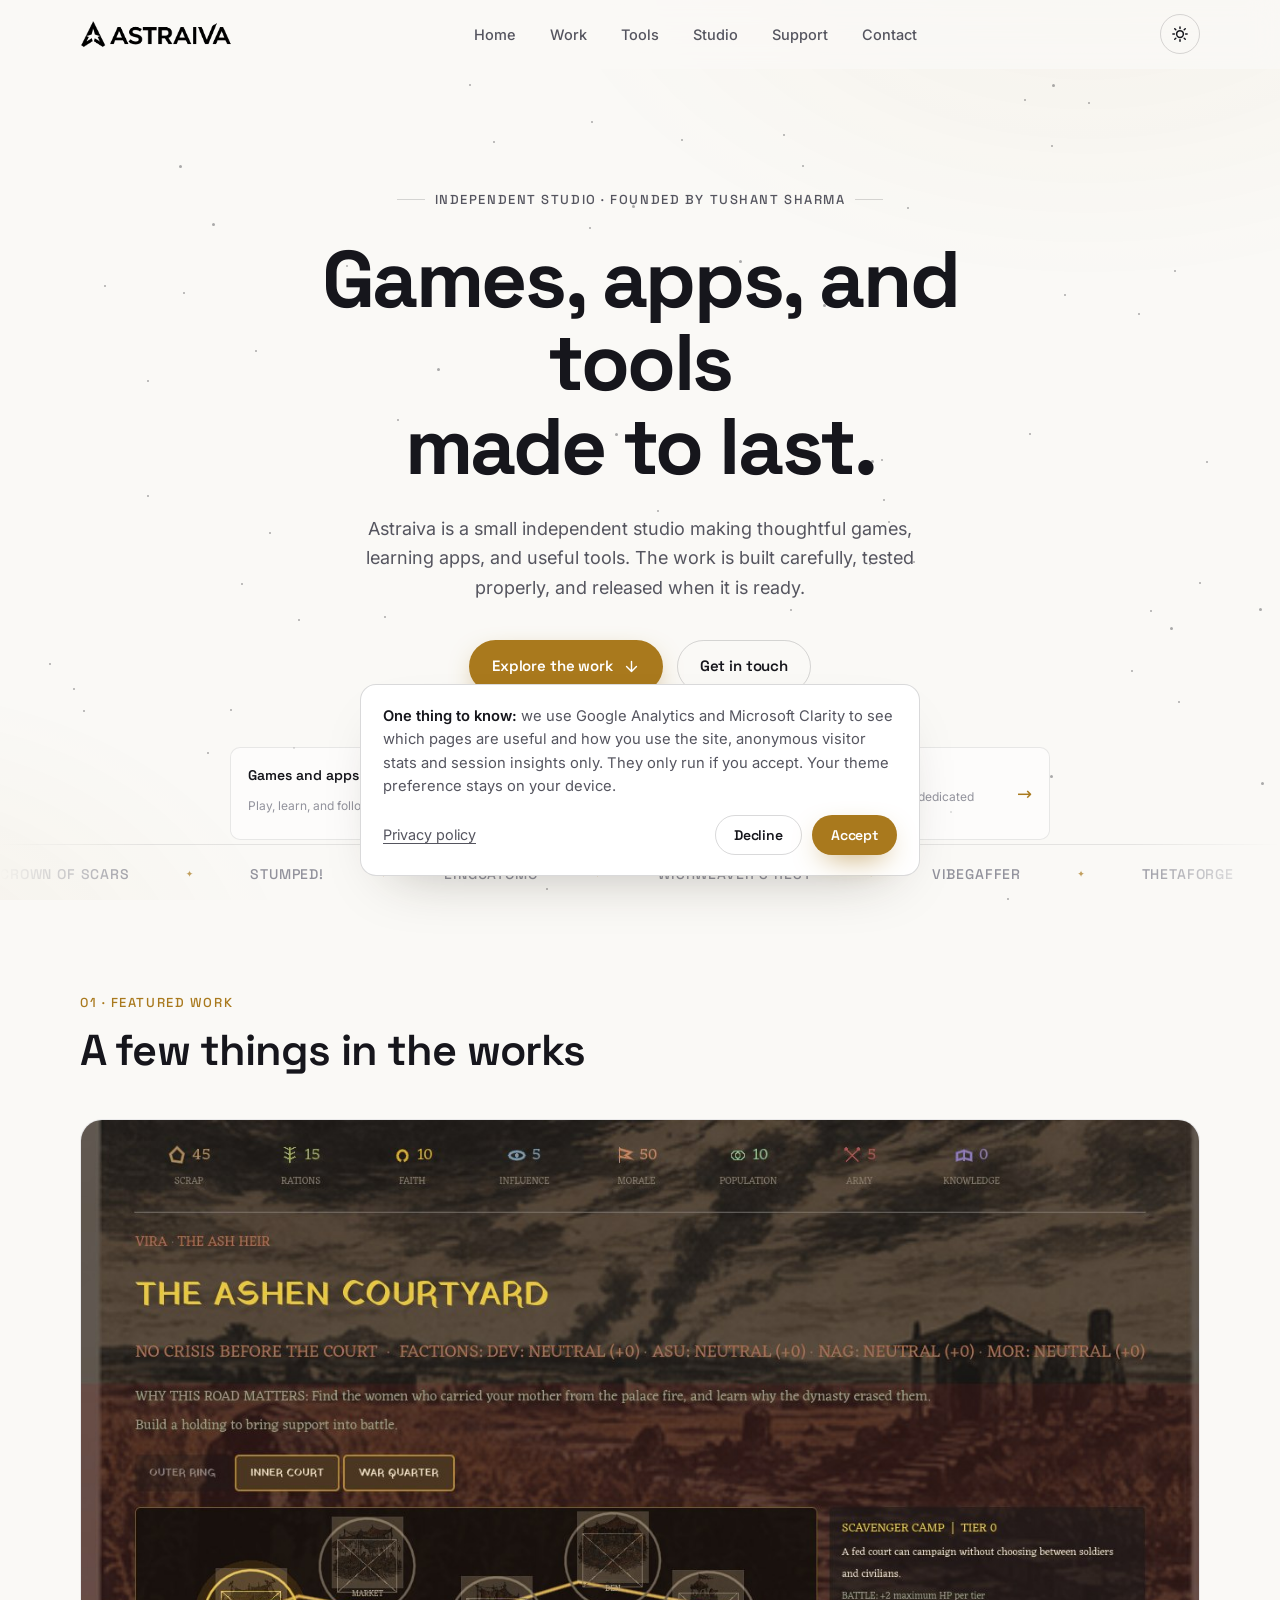
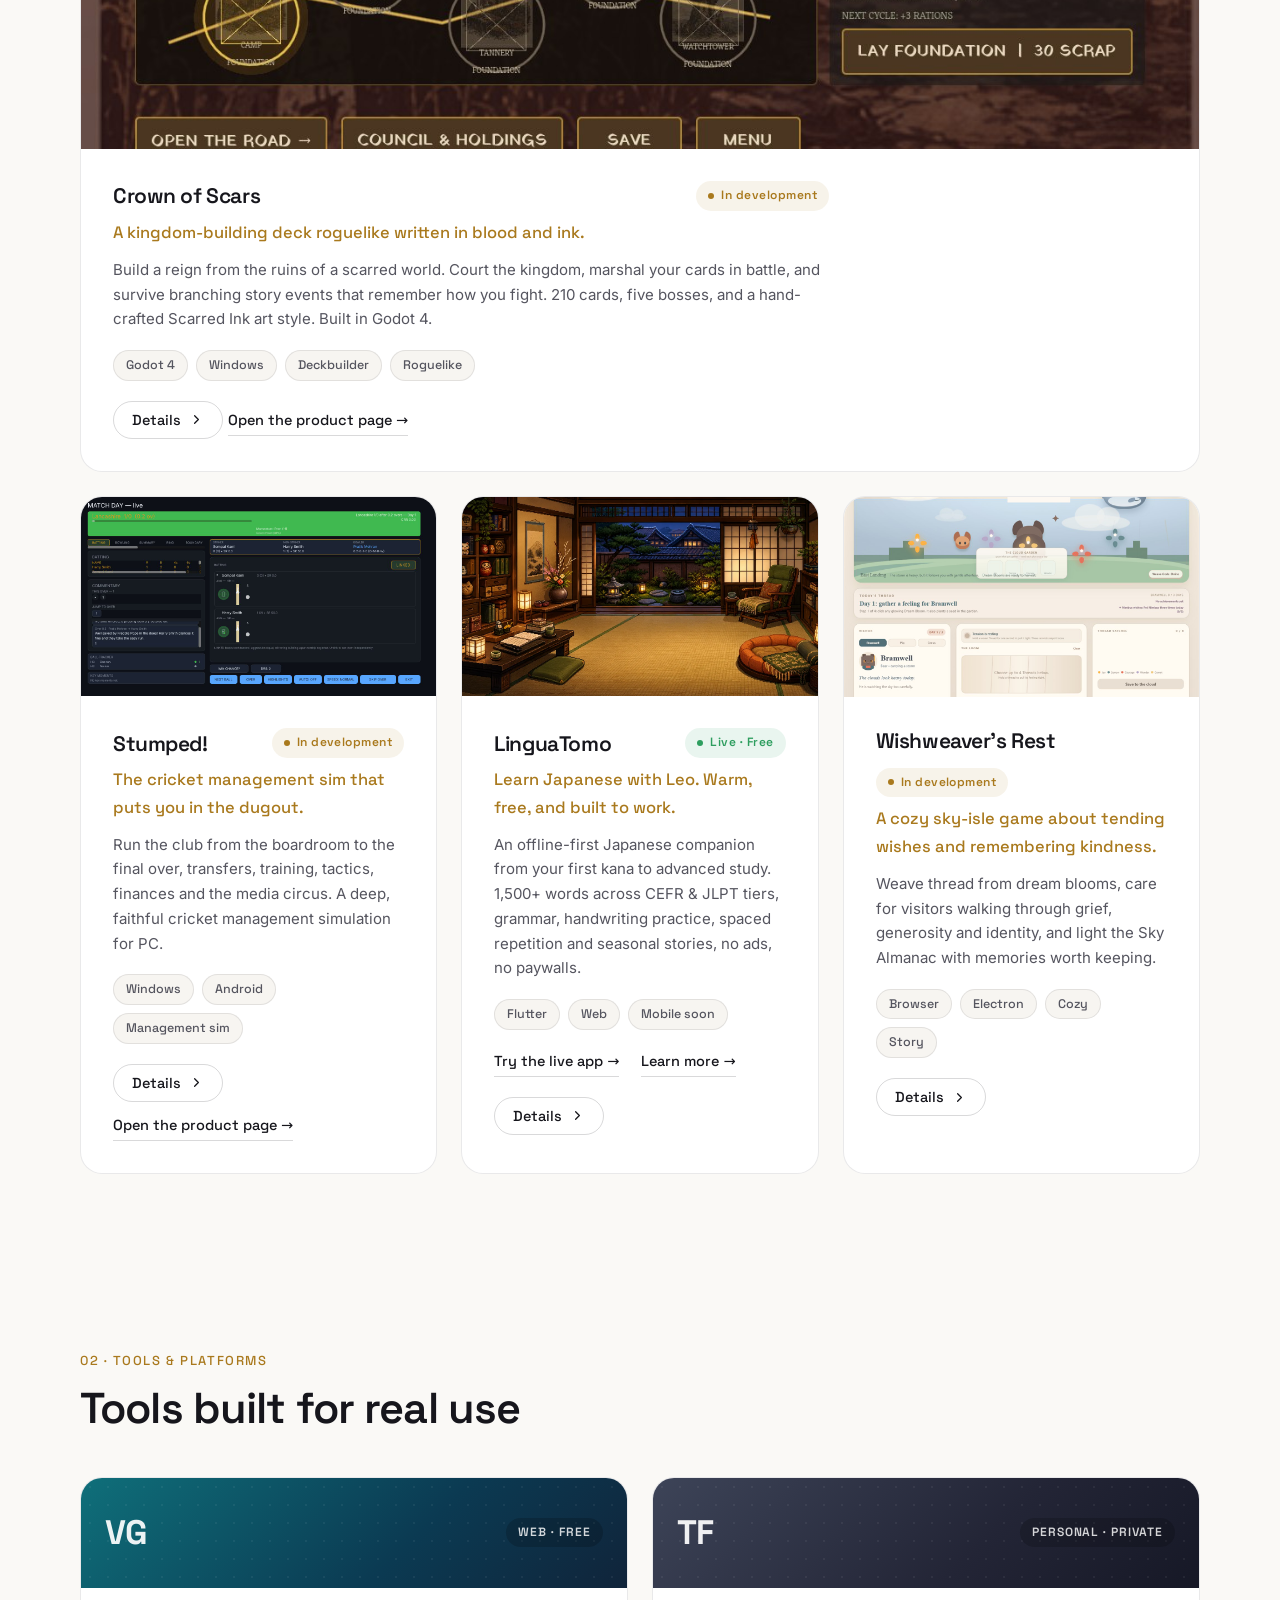
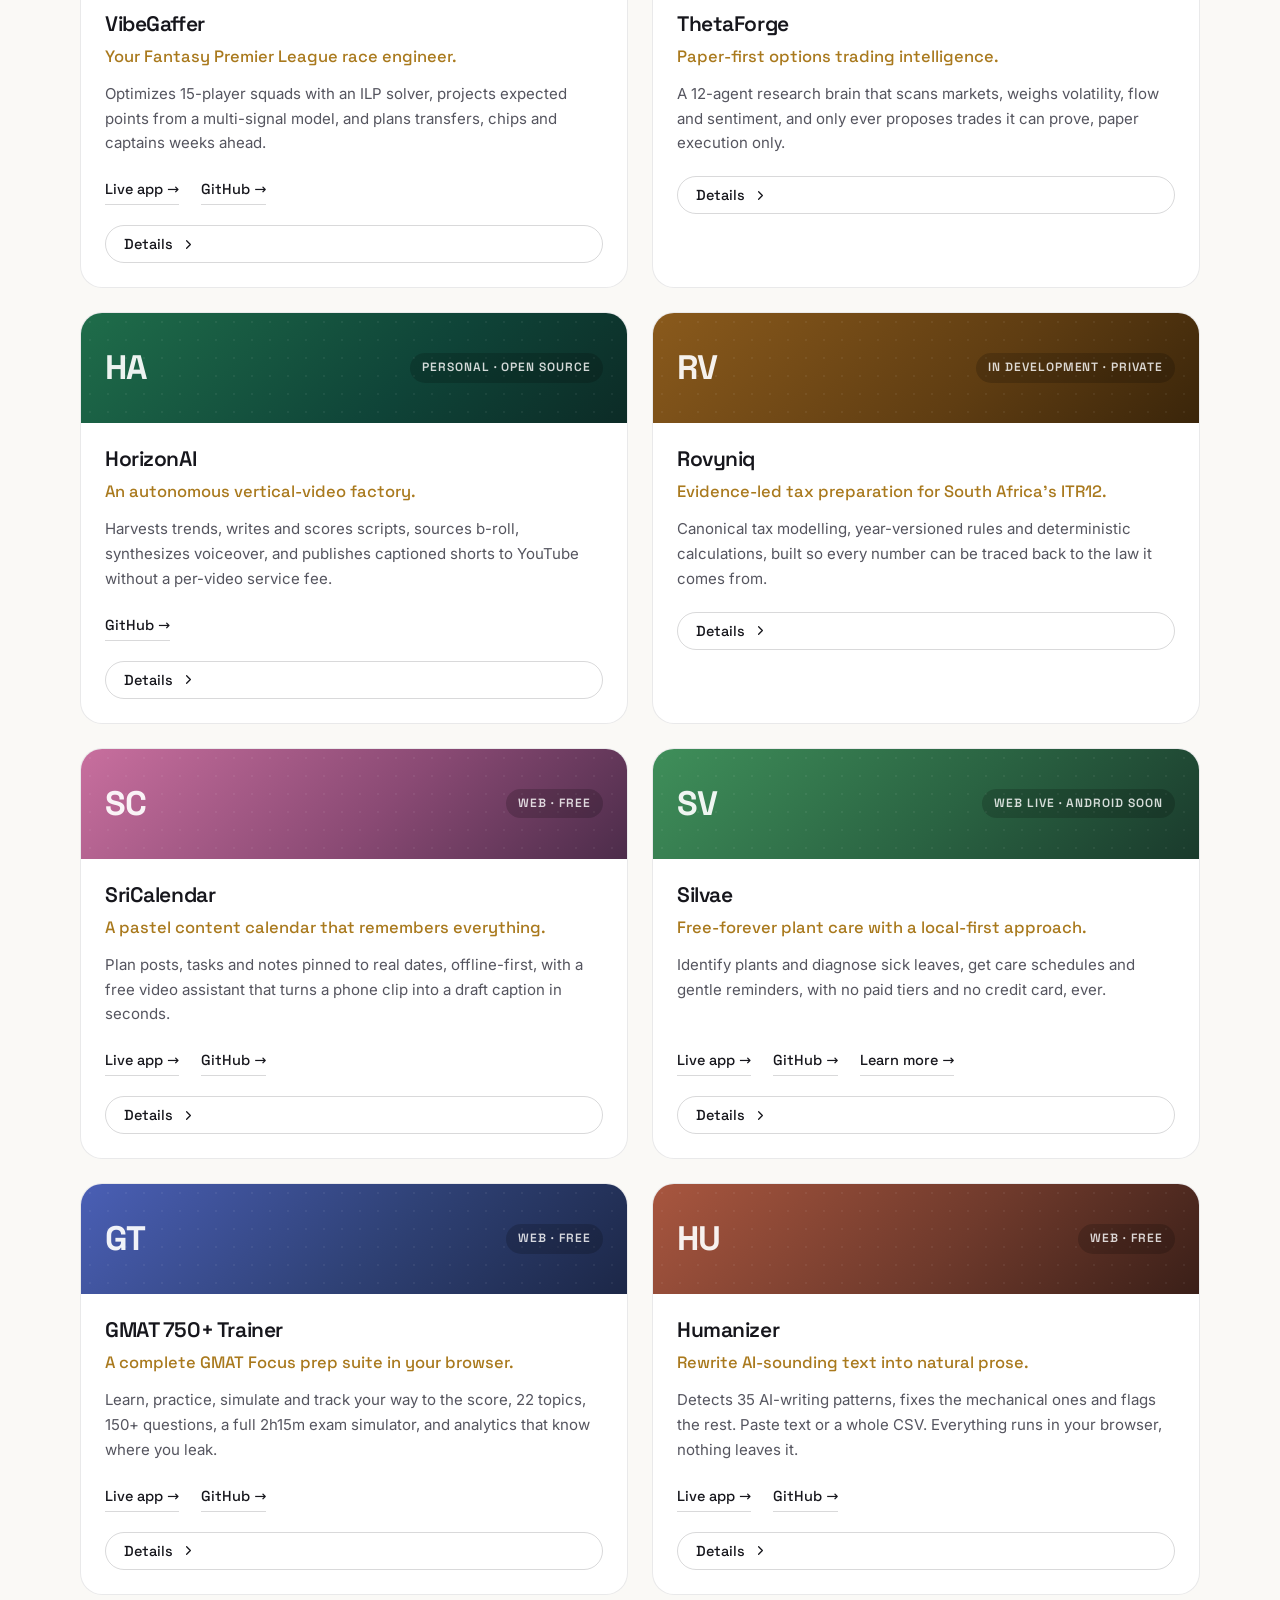
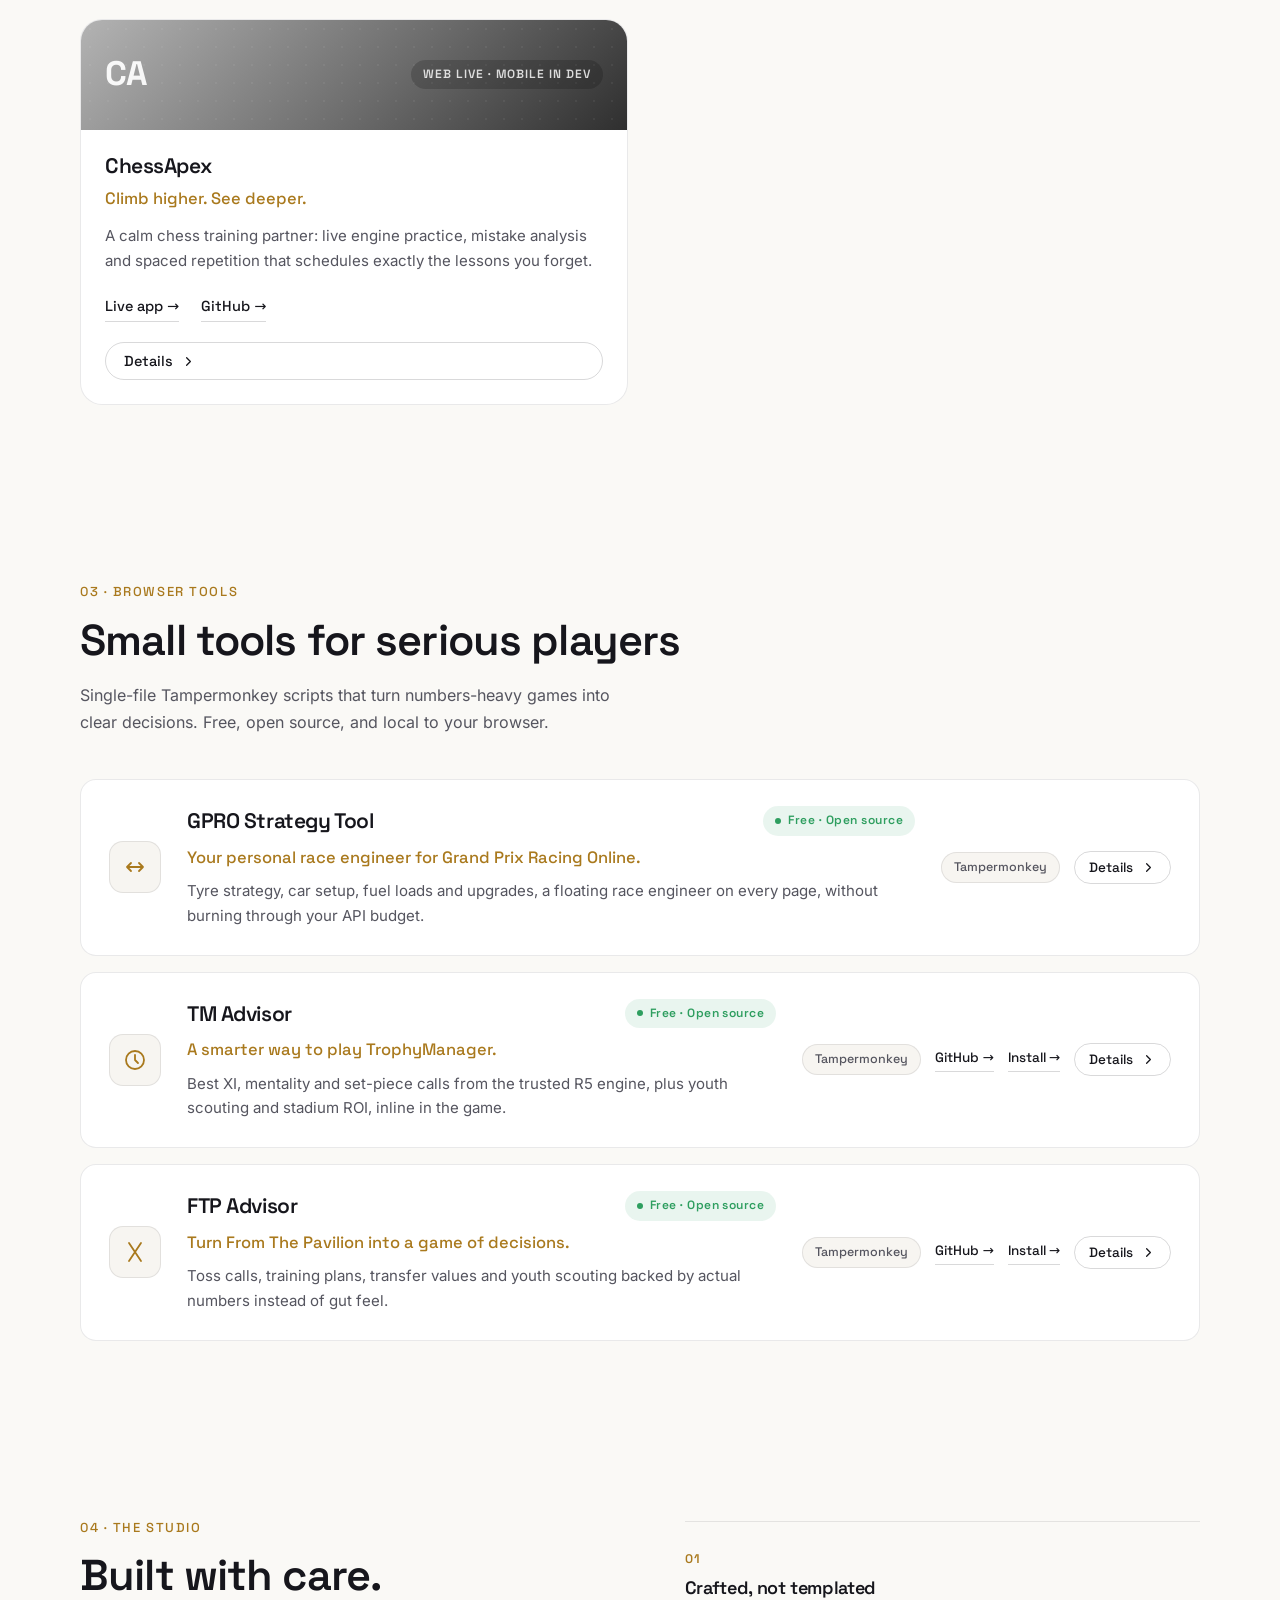
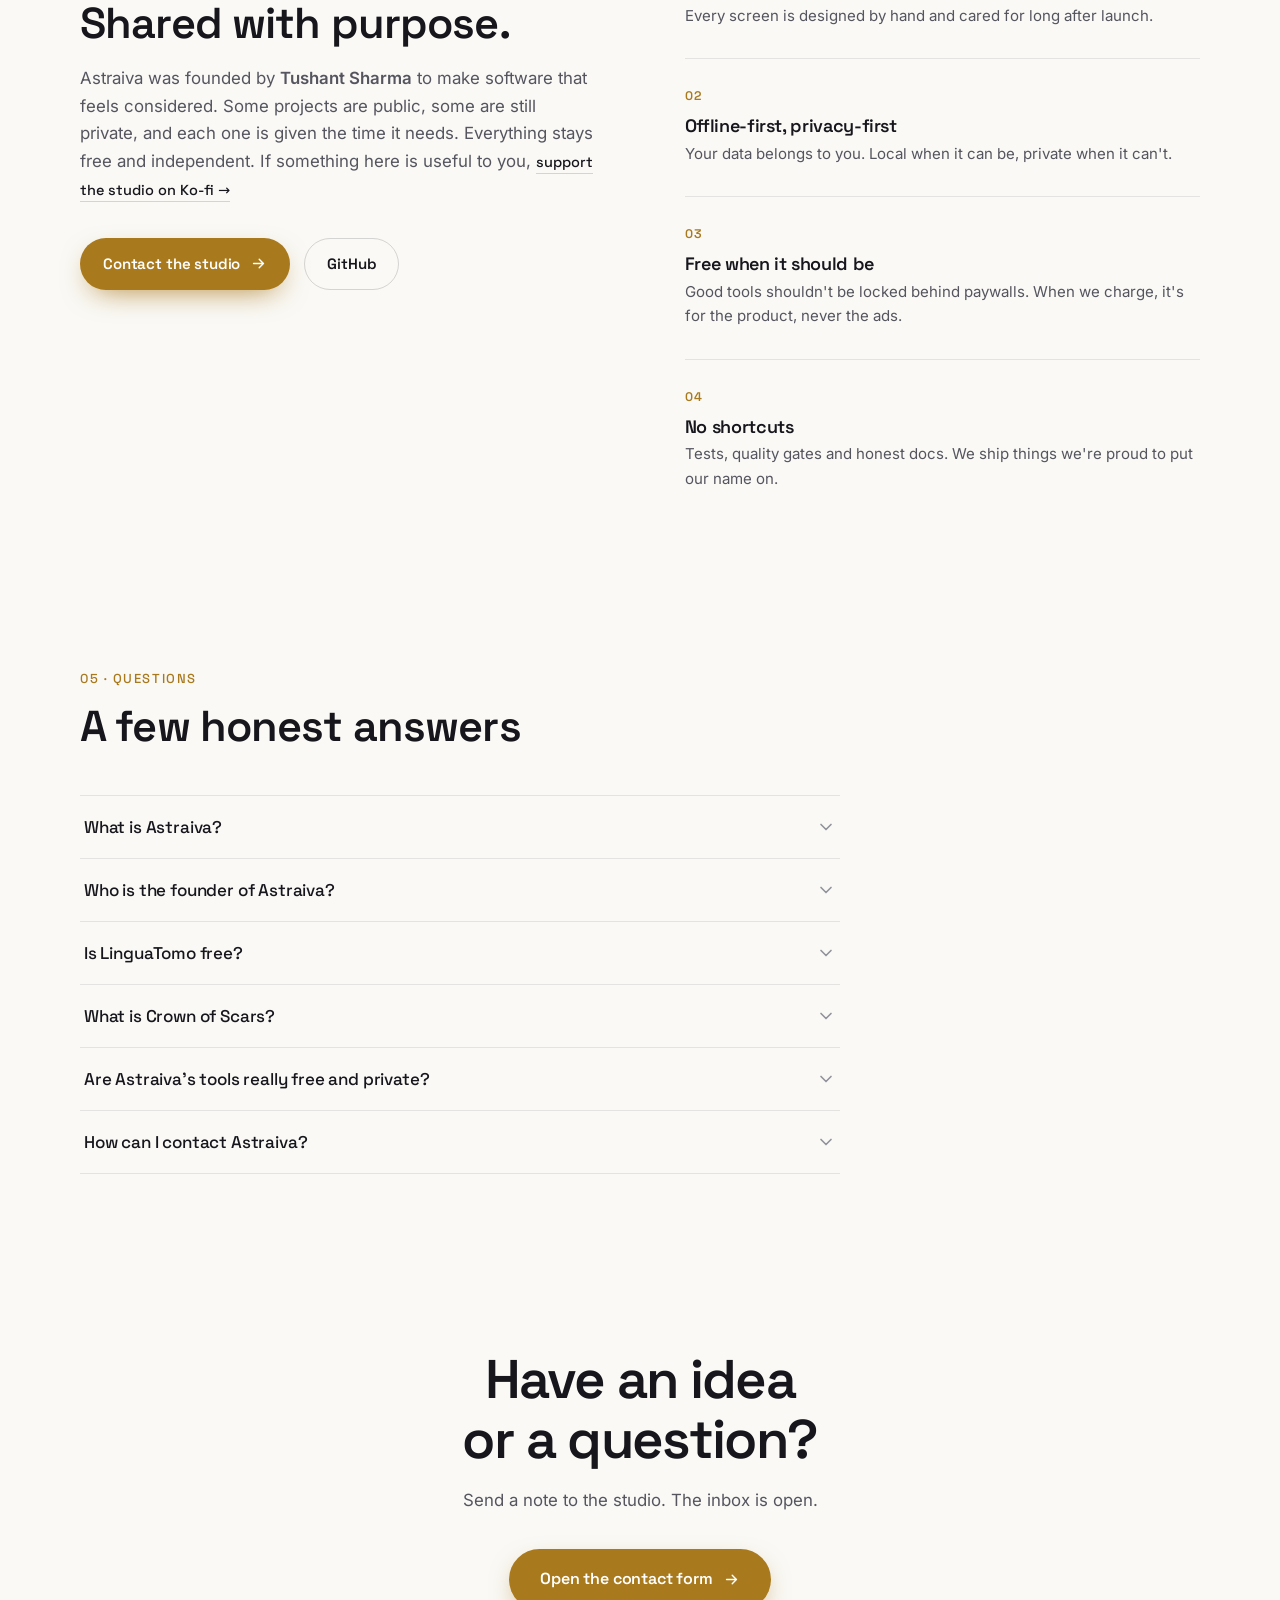
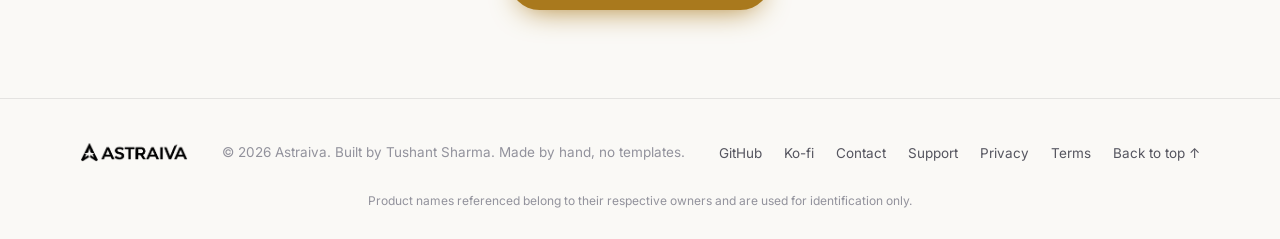
<file: index.html>
﻿<!DOCTYPE html>
<html lang="en" data-theme="dark">
<head>
  <meta charset="UTF-8">
  <meta name="viewport" content="width=device-width, initial-scale=1.0">
  
  <title>Astraiva, Independent Game Studio | Games, Apps &amp; Tools by Tushant Sharma</title>
  <meta name="description" content="Astraiva is an independent studio founded by Tushant Sharma. Games, learning apps and practical tools, Crown of Scars, Stumped!, LinguaTomo, VibeGaffer, HorizonAI and more. Free, offline-first and privacy-first.">
  <meta name="author" content="Astraiva, Tushant Sharma">
  <meta name="robots" content="index, follow">
  <meta name="theme-color" content="#0c0c11">
  <link rel="canonical" href="https://astraiva.app/">

  <!-- Open Graph -->
  <meta property="og:type" content="website">
  <meta property="og:site_name" content="Astraiva">
  <meta property="og:locale" content="en_US">
  <meta property="og:url" content="https://astraiva.app/">
  <meta property="og:title" content="Astraiva, Indie Game Studio, Apps & Tools">
  <meta property="og:description" content="An independent studio making games, learning apps, and useful tools. Crown of Scars, Stumped!, LinguaTomo, VibeGaffer, and more.">
  <meta property="og:image" content="https://astraiva.app/assets/img/og-astraiva.png">
  <meta property="og:image:width" content="1200">
  <meta property="og:image:height" content="630">
  <meta property="og:image:type" content="image/png">
  <meta property="og:image:alt" content="Astraiva, games, apps and tools by Tushant Sharma">
  <meta name="twitter:card" content="summary_large_image">
  <meta name="twitter:title" content="Astraiva, Indie Game Studio, Apps & Tools">
  <meta name="twitter:description" content="An independent studio making games, learning apps, and useful tools. Crown of Scars, Stumped!, LinguaTomo, VibeGaffer, and more.">
  <meta name="twitter:image" content="https://astraiva.app/assets/img/og-astraiva.png">
  <meta name="twitter:image:alt" content="Astraiva, games, apps and tools by Tushant Sharma">

  <!-- Structured data -->
  <script type="application/ld+json">
  {
    "@context": "https://schema.org",
    "@type": "Organization",
    "@id": "https://astraiva.app/#organization",
    "name": "Astraiva",
    "url": "https://astraiva.app/",
    "email": "astraiva.apps@gmail.com",
    "founder": { "@type": "Person", "name": "Tushant Sharma", "url": "https://github.com/Jadax" },
    "sameAs": ["https://github.com/Jadax", "https://ko-fi.com/jadax"],
    "description": "Astraiva is an independent studio founded by Tushant Sharma that designs, builds and ships games, learning apps and practical tools."
  }
  </script>
  <script type="application/ld+json">
  {
    "@context": "https://schema.org",
    "@type": "WebSite",
    "@id": "https://astraiva.app/#website",
    "name": "Astraiva",
    "url": "https://astraiva.app/",
    "publisher": { "@id": "https://astraiva.app/#organization" },
    "inLanguage": "en"
  }
  </script>
  <script type="application/ld+json">
  {
    "@context": "https://schema.org",
    "@type": "ItemList",
    "name": "Astraiva products",
    "itemListElement": [
      { "@type": "ListItem", "position": 1, "item": { "@type": "SoftwareApplication", "name": "Crown of Scars", "applicationCategory": "GameApplication", "operatingSystem": "Windows", "url": "https://astraiva.app/apps/crown-of-scars.html", "description": "A kingdom-building deck roguelike with 210 cards, five bosses and branching story events. In development in Godot 4." } },
      { "@type": "ListItem", "position": 2, "item": { "@type": "SoftwareApplication", "name": "Stumped!", "applicationCategory": "GameApplication", "operatingSystem": "Windows, Android", "url": "https://astraiva.app/apps/stumped.html", "description": "A cricket management simulation covering transfers, training, tactics, finances and the media. In development." } },
      { "@type": "ListItem", "position": 3, "item": { "@type": "SoftwareApplication", "name": "LinguaTomo", "applicationCategory": "EducationalApplication", "operatingSystem": "Web", "url": "https://astraiva.app/apps/linguatomo.html", "description": "A free, offline-first Japanese learning app with 1,500+ words across CEFR and JLPT tiers, grammar, handwriting and spaced repetition." } },
      { "@type": "ListItem", "position": 4, "item": { "@type": "SoftwareApplication", "name": "Wishweaver's Rest", "applicationCategory": "GameApplication", "operatingSystem": "Web, Windows, macOS, Linux", "description": "A cozy sky-isle game about tending wishes, with three three-day visitor arcs about grief, generosity and identity. In development." } },
      { "@type": "ListItem", "position": 5, "item": { "@type": "SoftwareApplication", "name": "VibeGaffer", "applicationCategory": "UtilitiesApplication", "operatingSystem": "Web", "url": "https://jadax.github.io/VibeGaffer/", "description": "A Fantasy Premier League squad optimizer using an ILP solver and multi-signal expected-points projection." } },
      { "@type": "ListItem", "position": 6, "item": { "@type": "SoftwareApplication", "name": "ThetaForge", "applicationCategory": "FinanceApplication", "operatingSystem": "Any", "description": "A paper-first options trading intelligence system with a 12-agent research pipeline." } },
      { "@type": "ListItem", "position": 7, "item": { "@type": "SoftwareApplication", "name": "HorizonAI", "applicationCategory": "UtilitiesApplication", "operatingSystem": "Any", "url": "https://github.com/Jadax/horizon-ai", "description": "An open-source autonomous vertical-video factory that writes, voices and publishes captioned shorts." } },
      { "@type": "ListItem", "position": 8, "item": { "@type": "SoftwareApplication", "name": "Rovyniq", "applicationCategory": "FinanceApplication", "operatingSystem": "Any", "description": "Evidence-led tax preparation for South Africa's ITR12 with year-versioned, deterministic rules." } },
      { "@type": "ListItem", "position": 9, "item": { "@type": "SoftwareApplication", "name": "SriCalendar", "applicationCategory": "UtilitiesApplication", "operatingSystem": "Web", "url": "https://sri-calendar.vercel.app/", "description": "A free, offline-first pastel content calendar with month and week views, stickers and a video assistant for draft captions." } },
      { "@type": "ListItem", "position": 10, "item": { "@type": "SoftwareApplication", "name": "Silvae", "applicationCategory": "UtilitiesApplication", "operatingSystem": "Web, Android", "url": "https://astraiva.app/apps/silvae.html", "description": "A free plant-care platform with plant identification, disease diagnosis, care schedules and account-backed sync. The web app is live; the Android listing is not public yet." } },
      { "@type": "ListItem", "position": 11, "item": { "@type": "SoftwareApplication", "name": "GPRO Strategy Tool", "applicationCategory": "UtilitiesApplication", "operatingSystem": "Web", "description": "A free Tampermonkey race engineer for Grand Prix Racing Online: tyres, setup, fuel and upgrades." } },
      { "@type": "ListItem", "position": 12, "item": { "@type": "SoftwareApplication", "name": "TM Advisor", "applicationCategory": "UtilitiesApplication", "operatingSystem": "Web", "url": "https://github.com/Jadax/tm-advisor", "description": "A free, open-source Tampermonkey assistant for TrophyManager with Best XI, mentality and set-piece calls." } },
      { "@type": "ListItem", "position": 13, "item": { "@type": "SoftwareApplication", "name": "FTP Advisor", "applicationCategory": "UtilitiesApplication", "operatingSystem": "Web", "url": "https://github.com/Jadax/ftp-advisor", "description": "A free, open-source Tampermonkey assistant for From The Pavilion covering toss calls, training and transfers." } },
      { "@type": "ListItem", "position": 14, "item": { "@type": "SoftwareApplication", "name": "GMAT 750+ Trainer", "applicationCategory": "EducationalApplication", "operatingSystem": "Web", "url": "https://jadax.github.io/GMATTrainer/", "description": "A free, fully local GMAT Focus prep suite with 22 topics, 150+ practice questions, a 2h15m exam simulator and analytics." } },
      { "@type": "ListItem", "position": 15, "item": { "@type": "SoftwareApplication", "name": "Humanizer", "applicationCategory": "UtilitiesApplication", "operatingSystem": "Web", "url": "https://jadax.github.io/Humanizer/", "description": "A free, open-source text rewriter that detects 35 AI-writing patterns entirely in the browser, also available as an agent skill." } },
      { "@type": "ListItem", "position": 16, "item": { "@type": "SoftwareApplication", "name": "ChessApex", "applicationCategory": "EducationalApplication", "operatingSystem": "Web, Android, iOS", "url": "https://jadax.github.io/ChessApex/", "description": "A calm chess training partner with live engine practice, mistake analysis and FSRS spaced repetition across web and mobile." } }
    ]
  }
  </script>
  <script type="application/ld+json">
  {
    "@context": "https://schema.org",
    "@type": "FAQPage",
    "mainEntity": [
      { "@type": "Question", "name": "What is Astraiva?", "acceptedAnswer": { "@type": "Answer", "text": "Astraiva is an independent studio founded by Tushant Sharma that designs, builds and ships games, learning apps and practical tools, including Crown of Scars, Stumped!, LinguaTomo, VibeGaffer and more. Everything is built by hand, offline-first and privacy-first." } },
      { "@type": "Question", "name": "Who is the founder of Astraiva?", "acceptedAnswer": { "@type": "Answer", "text": "Astraiva was founded by Tushant Sharma, an independent developer and designer. He builds every product in the catalogue, from games in Godot 4 to Flutter apps like LinguaTomo to single-file browser tools." } },
      { "@type": "Question", "name": "Is LinguaTomo free?", "acceptedAnswer": { "@type": "Answer", "text": "Yes. LinguaTomo is completely free with no ads and no paywalls. It's an offline-first Japanese learning app covering 1,500+ words across CEFR and JLPT tiers, with grammar, handwriting practice and spaced repetition. You can try the live web version from the Astraiva website." } },
      { "@type": "Question", "name": "What is Crown of Scars?", "acceptedAnswer": { "@type": "Answer", "text": "Crown of Scars is Astraiva's flagship game, a kingdom-building deck roguelike with 210 cards, five bosses and branching story events that remember how you fight. It is currently in development in Godot 4 for Windows." } },
      { "@type": "Question", "name": "Are Astraiva's tools really free and private?", "acceptedAnswer": { "@type": "Answer", "text": "Yes. Tools like VibeGaffer, TM Advisor and FTP Advisor are free and open source, run locally in your browser, and collect no data. Products with accounts (LinguaTomo, Silvae, SriCalendar) use limited third-party backends described in their privacy policies. Nothing is ever sold, and this website only loads analytics after you give consent." } },
      { "@type": "Question", "name": "How can I contact Astraiva?", "acceptedAnswer": { "@type": "Answer", "text": "Use the contact form on the Astraiva website and your note reaches the founder directly." } }
    ]
  }
  </script>

  <link rel="icon" type="image/x-icon" href="favicon.ico">
  <link rel="icon" type="image/png" sizes="32x32" href="favicon-32x32.png">
  <link rel="icon" type="image/png" sizes="16x16" href="favicon-16x16.png">
  <link rel="apple-touch-icon" sizes="180x180" href="apple-touch-icon.png">
  <link rel="icon" type="image/svg+xml" href="favicon.svg">
  <link rel="stylesheet" href="css/fonts.css">
  <link rel="preload" href="assets/fonts/V8mDoQDjQSkFtoMM3T6r8E7mPbF4Cw.woff2" as="font" type="font/woff2" crossorigin>
  <link rel="preload" href="assets/fonts/UcC73FwrK3iLTeHuS_nVMrMxCp50SjIa1ZL7.woff2" as="font" type="font/woff2" crossorigin>
  <link rel="stylesheet" href="css/style.css">
  <script>
    try {
      var t = localStorage.getItem("astraiva-theme");
      if (!t) t = window.matchMedia("(prefers-color-scheme: light)").matches ? "light" : "dark";
      document.documentElement.setAttribute("data-theme", t);
    } catch (e) {}
  </script>
  <script src="js/consent.js" defer></script>
</head>
<body>

  <a class="skip-link" href="#work">Skip to content</a>

  <header class="site-header" id="top">
    <nav class="nav container" aria-label="Primary">
      <a class="brand" href="#top" aria-label="Astraiva, home">
        <img class="brand-logo" src="assets/img/astraiva-logo-black.png" alt="Astraiva" width="164" height="30" fetchpriority="high">
      </a>

      <ul class="nav-links" id="nav-links">
        <li><a href="#top">Home</a></li>
        <li><a href="#work">Work</a></li>
        <li><a href="#tools">Tools</a></li>
        <li><a href="#studio">Studio</a></li>
        <li><a href="support.html">Support</a></li>
        <li><a href="#contact">Contact</a></li>
      </ul>

      <div class="nav-actions">
        <button class="theme-toggle" id="theme-toggle" type="button" aria-label="Toggle theme" aria-pressed="false">
          <svg class="icon-sun" viewBox="0 0 24 24" fill="none" stroke="currentColor" stroke-width="2" stroke-linecap="round" aria-hidden="true">
            <circle cx="12" cy="12" r="4.5"/>
            <path d="M12 2.5v2M12 19.5v2M2.5 12h2M19.5 12h2M5 5l1.4 1.4M17.6 17.6L19 19M19 5l-1.4 1.4M6.4 17.6L5 19"/>
          </svg>
          <svg class="icon-moon" viewBox="0 0 24 24" fill="none" stroke="currentColor" stroke-width="2" stroke-linecap="round" stroke-linejoin="round" aria-hidden="true">
            <path d="M20 13.5A8 8 0 0 1 10.5 4 7.5 7.5 0 1 0 20 13.5Z"/>
          </svg>
        </button>
        <button class="menu-toggle" id="menu-toggle" type="button" aria-label="Open menu" aria-expanded="false">
          <span></span><span></span>
        </button>
      </div>
    </nav>
  </header>

  <main>

    <!-- ============ HERO ============ -->
    <section class="hero">
      <div class="stars" id="stars" aria-hidden="true"></div>
      <div class="container hero-inner">
        <p class="eyebrow" data-reveal>Independent studio · Founded by Tushant Sharma</p>
        <h1 class="hero-title" data-reveal>Games, apps, and tools<br>made to last.</h1>
        <p class="hero-sub" data-reveal>
          Astraiva is a small independent studio making thoughtful games, learning apps, and useful
          tools. The work is built carefully, tested properly, and released when it is ready.
        </p>
        <div class="hero-cta" data-reveal>
          <a class="btn btn-primary" href="#work">Explore the work
            <svg viewBox="0 0 24 24" fill="none" stroke="currentColor" stroke-width="2" stroke-linecap="round" stroke-linejoin="round" aria-hidden="true"><path d="M12 5v14M5 12l7 7 7-7"/></svg>
          </a>
          <a class="btn btn-ghost" href="contact.html">Get in touch</a>
        </div>
        <div class="hero-paths" data-reveal aria-label="Choose where to start">
          <a href="#work"><span class="hero-path-label">Games and apps</span><span class="hero-path-note">Play, learn, and follow what is next</span><span aria-hidden="true">→</span></a>
          <a href="#tools"><span class="hero-path-label">Useful tools</span><span class="hero-path-note">Live web tools and serious experiments</span><span aria-hidden="true">→</span></a>
          <a href="#browser-tools"><span class="hero-path-label">Browser scripts</span><span class="hero-path-note">Small, local tools for dedicated players</span><span aria-hidden="true">→</span></a>
        </div>
      </div>
      <div class="marquee" aria-hidden="true">
        <div class="marquee-track" id="marquee-track"></div>
      </div>
    </section>

    <!-- ============ FEATURED WORK ============ -->
    <section class="section" id="work">
      <div class="container">
        <div class="section-head" data-reveal>
          <p class="section-label">01 · Featured work</p>
          <h2 class="section-title">A few things in the works</h2>
        </div>

        <article class="featured-card" data-reveal>
          <button class="featured-media" type="button" data-product="crown-of-scars" aria-haspopup="dialog" aria-label="Crown of Scars, view details">
            <img src="assets/img/crown-of-scars.jpg" alt="Crown of Scars, a dark kingdom-building deck roguelike" width="1280" height="720" loading="lazy">
            <span class="qm-hint"><span>Quick view</span></span>
          </button>
          <div class="featured-body">
            <div class="card-topline">
              <h3 class="card-title">Crown of Scars</h3>
              <span class="badge badge-dev">In development</span>
            </div>
            <p class="card-tag">A kingdom-building deck roguelike written in blood and ink.</p>
            <p class="card-desc">
              Build a reign from the ruins of a scarred world. Court the kingdom, marshal your cards
              in battle, and survive branching story events that remember how you fight. 210 cards,
              five bosses, and a hand-crafted Scarred Ink art style. Built in Godot 4.
            </p>
            <div class="chips">
              <span class="chip">Godot 4</span>
              <span class="chip">Windows</span>
              <span class="chip">Deckbuilder</span>
              <span class="chip">Roguelike</span>
            </div>
            <button class="quick-view" type="button" data-product="crown-of-scars" aria-haspopup="dialog">Details
              <svg viewBox="0 0 24 24" fill="none" stroke="currentColor" stroke-width="2" stroke-linecap="round" stroke-linejoin="round" aria-hidden="true"><path d="M9 6l6 6-6 6"/></svg>
            </button>
            <a class="text-link product-page-link" href="apps/crown-of-scars.html">Open the product page <span aria-hidden="true">→</span></a>
          </div>
        </article>

        <div class="featured-grid">
          <article class="featured-card" data-reveal>
            <button class="featured-media" type="button" data-product="stumped" aria-haspopup="dialog" aria-label="Stumped!, view details">
              <img src="assets/img/stumped-match.jpg" alt="Stumped!, a live match in the cricket management simulation" width="1280" height="720" loading="lazy">
              <span class="qm-hint"><span>Quick view</span></span>
            </button>
            <div class="featured-body">
              <div class="card-topline">
                <h3 class="card-title">Stumped!</h3>
                <span class="badge badge-dev">In development</span>
              </div>
              <p class="card-tag">The cricket management sim that puts you in the dugout.</p>
              <p class="card-desc">
                Run the club from the boardroom to the final over, transfers, training, tactics,
                finances and the media circus. A deep, faithful cricket management simulation for PC.
              </p>
              <div class="chips">
                <span class="chip">Windows</span>
                <span class="chip">Android</span>
                <span class="chip">Management sim</span>
              </div>
            <button class="quick-view" type="button" data-product="stumped" aria-haspopup="dialog">Details
                <svg viewBox="0 0 24 24" fill="none" stroke="currentColor" stroke-width="2" stroke-linecap="round" stroke-linejoin="round" aria-hidden="true"><path d="M9 6l6 6-6 6"/></svg>
              </button>
              <a class="text-link product-page-link" href="apps/stumped.html">Open the product page <span aria-hidden="true">→ </span></a>
            </div>
          </article>

          <article class="featured-card" data-reveal>
            <a class="featured-media" href="https://jadax.github.io/LinguaTomo-Web/" target="_blank" rel="noopener" aria-label="LinguaTomo, open the live app">
              <img src="assets/img/linguatomo-art.webp" alt="LinguaTomo, learn Japanese with Leo" width="1280" height="720" loading="lazy">
            </a>
            <div class="featured-body">
              <div class="card-topline">
                <h3 class="card-title">LinguaTomo</h3>
                <span class="badge badge-live">Live · Free</span>
              </div>
              <p class="card-tag">Learn Japanese with Leo. Warm, free, and built to work.</p>
              <p class="card-desc">
                An offline-first Japanese companion from your first kana to advanced study. 1,500+ words
                across CEFR &amp; JLPT tiers, grammar, handwriting practice, spaced repetition and seasonal
                stories, no ads, no paywalls.
              </p>
              <div class="chips">
                <span class="chip">Flutter</span>
                <span class="chip">Web</span>
                <span class="chip">Mobile soon</span>
              </div>
              <div class="card-links">
                <a href="https://jadax.github.io/LinguaTomo-Web/" target="_blank" rel="noopener">Try the live app <span aria-hidden="true">→</span></a>
                <a href="apps/linguatomo.html">Learn more <span aria-hidden="true">→ </span></a>
              </div>
              <button class="quick-view" type="button" data-product="linguatomo" aria-haspopup="dialog">Details
                <svg viewBox="0 0 24 24" fill="none" stroke="currentColor" stroke-width="2" stroke-linecap="round" stroke-linejoin="round" aria-hidden="true"><path d="M9 6l6 6-6 6"/></svg>
              </button>
            </div>
          </article>

          <article class="featured-card" data-reveal>
            <button class="featured-media" type="button" data-product="wishweaver" aria-haspopup="dialog" aria-label="Wishweaver's Rest, view details">
              <img src="assets/img/wishweaver-main.jpg" alt="Wishweaver's Rest, a cozy sky-isle game about tending wishes" width="1280" height="720" loading="lazy">
              <span class="qm-hint"><span>Quick view</span></span>
            </button>
            <div class="featured-body">
              <div class="card-topline">
                <h3 class="card-title">Wishweaver's Rest</h3>
                <span class="badge badge-dev">In development</span>
              </div>
              <p class="card-tag">A cozy sky-isle game about tending wishes and remembering kindness.</p>
              <p class="card-desc">
                Weave thread from dream blooms, care for visitors walking through grief, generosity
                and identity, and light the Sky Almanac with memories worth keeping.
              </p>
              <div class="chips">
                <span class="chip">Browser</span>
                <span class="chip">Electron</span>
                <span class="chip">Cozy</span>
                <span class="chip">Story</span>
              </div>
              <button class="quick-view" type="button" data-product="wishweaver" aria-haspopup="dialog">Details
                <svg viewBox="0 0 24 24" fill="none" stroke="currentColor" stroke-width="2" stroke-linecap="round" stroke-linejoin="round" aria-hidden="true"><path d="M9 6l6 6-6 6"/></svg>
              </button>
            </div>
          </article>
        </div>
      </div>
    </section>

    <!-- ============ TOOLS & PLATFORMS ============ -->
    <section class="section" id="tools">
      <div class="container">
        <div class="section-head" data-reveal>
          <p class="section-label">02 · Tools &amp; platforms</p>
          <h2 class="section-title">Tools built for real use</h2>
        </div>

        <div class="tool-grid">
          <article class="tool-card" data-reveal>
            <div class="tool-tile tile-vibegaffer" aria-hidden="true">
              <span class="tool-mono">VG</span>
              <span class="tool-tile-label">Web · Free</span>
            </div>
            <div class="tool-body">
              <h3 class="card-title">VibeGaffer</h3>
              <p class="card-tag">Your Fantasy Premier League race engineer.</p>
              <p class="card-desc">
                Optimizes 15-player squads with an ILP solver, projects expected points from a
                multi-signal model, and plans transfers, chips and captains weeks ahead.
              </p>
              <div class="card-links">
                <a href="https://jadax.github.io/VibeGaffer/" target="_blank" rel="noopener">Live app <span aria-hidden="true">→ </span></a>
                <a href="https://github.com/Jadax/VibeGaffer" target="_blank" rel="noopener">GitHub <span aria-hidden="true">→ </span></a>
              </div>
              <button class="quick-view" type="button" data-product="vibegaffer" aria-haspopup="dialog">Details
                <svg viewBox="0 0 24 24" fill="none" stroke="currentColor" stroke-width="2" stroke-linecap="round" stroke-linejoin="round" aria-hidden="true"><path d="M9 6l6 6-6 6"/></svg>
              </button>
            </div>
          </article>

          <article class="tool-card" data-reveal>
            <div class="tool-tile tile-thetaforge" aria-hidden="true">
              <span class="tool-mono">TF</span>
              <span class="tool-tile-label">Personal · Private</span>
            </div>
            <div class="tool-body">
              <h3 class="card-title">ThetaForge</h3>
              <p class="card-tag">Paper-first options trading intelligence.</p>
              <p class="card-desc">
                A 12-agent research brain that scans markets, weighs volatility, flow and sentiment,
                and only ever proposes trades it can prove, paper execution only.
              </p>
              <button class="quick-view" type="button" data-product="thetaforge" aria-haspopup="dialog">Details
                <svg viewBox="0 0 24 24" fill="none" stroke="currentColor" stroke-width="2" stroke-linecap="round" stroke-linejoin="round" aria-hidden="true"><path d="M9 6l6 6-6 6"/></svg>
              </button>
            </div>
          </article>

          <article class="tool-card" data-reveal>
            <div class="tool-tile tile-horizonai" aria-hidden="true">
              <span class="tool-mono">HA</span>
              <span class="tool-tile-label">Personal · Open source</span>
            </div>
            <div class="tool-body">
              <h3 class="card-title">HorizonAI</h3>
              <p class="card-tag">An autonomous vertical-video factory.</p>
              <p class="card-desc">
                Harvests trends, writes and scores scripts, sources b-roll, synthesizes voiceover, and
                publishes captioned shorts to YouTube without a per-video service fee.
              </p>
              <div class="card-links">
                <a href="https://github.com/Jadax/horizon-ai" target="_blank" rel="noopener">GitHub <span aria-hidden="true">→ </span></a>
              </div>
              <button class="quick-view" type="button" data-product="horizonai" aria-haspopup="dialog">Details
                <svg viewBox="0 0 24 24" fill="none" stroke="currentColor" stroke-width="2" stroke-linecap="round" stroke-linejoin="round" aria-hidden="true"><path d="M9 6l6 6-6 6"/></svg>
              </button>
            </div>
          </article>

          <article class="tool-card" data-reveal>
            <div class="tool-tile tile-rovyniq" aria-hidden="true">
              <span class="tool-mono">RV</span>
              <span class="tool-tile-label">In development · Private</span>
            </div>
            <div class="tool-body">
              <h3 class="card-title">Rovyniq</h3>
              <p class="card-tag">Evidence-led tax preparation for South Africa's ITR12.</p>
              <p class="card-desc">
                Canonical tax modelling, year-versioned rules and deterministic calculations, built so
                every number can be traced back to the law it comes from.
              </p>
              <button class="quick-view" type="button" data-product="rovyniq" aria-haspopup="dialog">Details
                <svg viewBox="0 0 24 24" fill="none" stroke="currentColor" stroke-width="2" stroke-linecap="round" stroke-linejoin="round" aria-hidden="true"><path d="M9 6l6 6-6 6"/></svg>
              </button>
            </div>
          </article>

          <article class="tool-card" data-reveal>
            <div class="tool-tile tile-sricalendar" aria-hidden="true">
              <span class="tool-mono">SC</span>
              <span class="tool-tile-label">Web · Free</span>
            </div>
            <div class="tool-body">
              <h3 class="card-title">SriCalendar</h3>
              <p class="card-tag">A pastel content calendar that remembers everything.</p>
              <p class="card-desc">
                Plan posts, tasks and notes pinned to real dates, offline-first, with a free video
                assistant that turns a phone clip into a draft caption in seconds.
              </p>
              <div class="card-links">
                <a href="https://sri-calendar.vercel.app/" target="_blank" rel="noopener">Live app <span aria-hidden="true">→ </span></a>
                <a href="https://github.com/Jadax/SriCalendar" target="_blank" rel="noopener">GitHub <span aria-hidden="true">→ </span></a>
              </div>
              <button class="quick-view" type="button" data-product="sricalendar" aria-haspopup="dialog">Details
                <svg viewBox="0 0 24 24" fill="none" stroke="currentColor" stroke-width="2" stroke-linecap="round" stroke-linejoin="round" aria-hidden="true"><path d="M9 6l6 6-6 6"/></svg>
              </button>
            </div>
          </article>

          <article class="tool-card" data-reveal>
            <div class="tool-tile tile-silvae" aria-hidden="true">
              <span class="tool-mono">SV</span>
              <span class="tool-tile-label">Web live · Android soon</span>
            </div>
            <div class="tool-body">
              <h3 class="card-title">Silvae</h3>
              <p class="card-tag">Free-forever plant care with a local-first approach.</p>
              <p class="card-desc">
                Identify plants and diagnose sick leaves, get care schedules and
                gentle reminders, with no paid tiers and no credit card, ever.
              </p>
              <div class="card-links">
                <a href="https://silvae.vercel.app/" target="_blank" rel="noopener">Live app <span aria-hidden="true">→ </span></a>
                <a href="https://github.com/Jadax/Silvae" target="_blank" rel="noopener">GitHub <span aria-hidden="true">→ </span></a>
                <a href="apps/silvae.html">Learn more <span aria-hidden="true">→ </span></a>
              </div>
              <button class="quick-view" type="button" data-product="silvae" aria-haspopup="dialog">Details
                <svg viewBox="0 0 24 24" fill="none" stroke="currentColor" stroke-width="2" stroke-linecap="round" stroke-linejoin="round" aria-hidden="true"><path d="M9 6l6 6-6 6"/></svg>
              </button>
            </div>
          </article>

          <article class="tool-card" data-reveal>
            <div class="tool-tile tile-gmat" aria-hidden="true">
              <span class="tool-mono">GT</span>
              <span class="tool-tile-label">Web · Free</span>
            </div>
            <div class="tool-body">
              <h3 class="card-title">GMAT 750+ Trainer</h3>
              <p class="card-tag">A complete GMAT Focus prep suite in your browser.</p>
              <p class="card-desc">
                Learn, practice, simulate and track your way to the score, 22 topics, 150+
                questions, a full 2h15m exam simulator, and analytics that know where you leak.
              </p>
              <div class="card-links">
                <a href="https://jadax.github.io/GMATTrainer/" target="_blank" rel="noopener">Live app <span aria-hidden="true">→ </span></a>
                <a href="https://github.com/Jadax/GMATTrainer" target="_blank" rel="noopener">GitHub <span aria-hidden="true">→ </span></a>
              </div>
              <button class="quick-view" type="button" data-product="gmat-trainer" aria-haspopup="dialog">Details
                <svg viewBox="0 0 24 24" fill="none" stroke="currentColor" stroke-width="2" stroke-linecap="round" stroke-linejoin="round" aria-hidden="true"><path d="M9 6l6 6-6 6"/></svg>
              </button>
            </div>
          </article>

          <article class="tool-card" data-reveal>
            <div class="tool-tile tile-humanizer" aria-hidden="true">
              <span class="tool-mono">HU</span>
              <span class="tool-tile-label">Web · Free</span>
            </div>
            <div class="tool-body">
              <h3 class="card-title">Humanizer</h3>
              <p class="card-tag">Rewrite AI-sounding text into natural prose.</p>
              <p class="card-desc">
                Detects 35 AI-writing patterns, fixes the mechanical ones and flags the rest.
                Paste text or a whole CSV. Everything runs in your browser, nothing leaves it.
              </p>
              <div class="card-links">
                <a href="https://jadax.github.io/Humanizer/" target="_blank" rel="noopener">Live app <span aria-hidden="true">→ </span></a>
                <a href="https://github.com/Jadax/Humanizer" target="_blank" rel="noopener">GitHub <span aria-hidden="true">→ </span></a>
              </div>
              <button class="quick-view" type="button" data-product="humanizer" aria-haspopup="dialog">Details
                <svg viewBox="0 0 24 24" fill="none" stroke="currentColor" stroke-width="2" stroke-linecap="round" stroke-linejoin="round" aria-hidden="true"><path d="M9 6l6 6-6 6"/></svg>
              </button>
            </div>
          </article>

          <article class="tool-card" data-reveal>
            <div class="tool-tile tile-chessapex" aria-hidden="true">
              <span class="tool-mono">CA</span>
              <span class="tool-tile-label">Web live · Mobile in dev</span>
            </div>
            <div class="tool-body">
              <h3 class="card-title">ChessApex</h3>
              <p class="card-tag">Climb higher. See deeper.</p>
              <p class="card-desc">
                A calm chess training partner: live engine practice, mistake analysis and
                spaced repetition that schedules exactly the lessons you forget.
              </p>
              <div class="card-links">
                <a href="https://jadax.github.io/ChessApex/" target="_blank" rel="noopener">Live app <span aria-hidden="true">→ </span></a>
                <a href="https://github.com/Jadax/ChessApex" target="_blank" rel="noopener">GitHub <span aria-hidden="true">→ </span></a>
              </div>
              <button class="quick-view" type="button" data-product="chessapex" aria-haspopup="dialog">Details
                <svg viewBox="0 0 24 24" fill="none" stroke="currentColor" stroke-width="2" stroke-linecap="round" stroke-linejoin="round" aria-hidden="true"><path d="M9 6l6 6-6 6"/></svg>
              </button>
            </div>
          </article>
        </div>
      </div>
    </section>

    <!-- ============ BROWSER TOOLS ============ -->
    <section class="section" id="browser-tools">
      <div class="container">
        <div class="section-head" data-reveal>
          <p class="section-label">03 · Browser tools</p>
          <h2 class="section-title">Small tools for serious players</h2>
          <p class="section-sub">Single-file Tampermonkey scripts that turn numbers-heavy games into clear decisions. Free, open source, and local to your browser.</p>
        </div>

        <div class="browser-list">
          <article class="browser-card" data-reveal>
            <div class="browser-icon" aria-hidden="true">
              <svg viewBox="0 0 24 24" fill="none" stroke="currentColor" stroke-width="1.8" stroke-linecap="round" stroke-linejoin="round"><path d="M4 12h16M4 12l4-4M4 12l4 4M20 12l-4-4M20 12l-4 4"/></svg>
            </div>
            <div class="browser-body">
              <div class="card-topline">
                <h3 class="card-title">GPRO Strategy Tool</h3>
                <span class="badge badge-free">Free · Open source</span>
              </div>
              <p class="card-tag">Your personal race engineer for Grand Prix Racing Online.</p>
              <p class="card-desc">Tyre strategy, car setup, fuel loads and upgrades, a floating race engineer on every page, without burning through your API budget.</p>
            </div>
            <div class="browser-tags">
              <span class="chip">Tampermonkey</span>
              <button class="quick-view quick-view-sm" type="button" data-product="gpro" aria-haspopup="dialog">Details
                <svg viewBox="0 0 24 24" fill="none" stroke="currentColor" stroke-width="2" stroke-linecap="round" stroke-linejoin="round" aria-hidden="true"><path d="M9 6l6 6-6 6"/></svg>
              </button>
            </div>
          </article>

          <article class="browser-card" data-reveal>
            <div class="browser-icon" aria-hidden="true">
              <svg viewBox="0 0 24 24" fill="none" stroke="currentColor" stroke-width="1.8" stroke-linecap="round" stroke-linejoin="round"><circle cx="12" cy="12" r="9"/><path d="M12 7v5l3 3"/></svg>
            </div>
            <div class="browser-body">
              <div class="card-topline">
                <h3 class="card-title">TM Advisor</h3>
                <span class="badge badge-free">Free · Open source</span>
              </div>
              <p class="card-tag">A smarter way to play TrophyManager.</p>
              <p class="card-desc">Best XI, mentality and set-piece calls from the trusted R5 engine, plus youth scouting and stadium ROI, inline in the game.</p>
            </div>
            <div class="browser-tags">
              <span class="chip">Tampermonkey</span>
              <a class="text-link" href="https://github.com/Jadax/tm-advisor" target="_blank" rel="noopener">GitHub <span aria-hidden="true">→ </span></a>
              <a class="text-link" href="https://raw.githubusercontent.com/Jadax/tm-advisor/main/TM_Advisor.js" target="_blank" rel="noopener">Install <span aria-hidden="true">→ </span></a>
              <button class="quick-view quick-view-sm" type="button" data-product="tm-advisor" aria-haspopup="dialog">Details
                <svg viewBox="0 0 24 24" fill="none" stroke="currentColor" stroke-width="2" stroke-linecap="round" stroke-linejoin="round" aria-hidden="true"><path d="M9 6l6 6-6 6"/></svg>
              </button>
            </div>
          </article>

          <article class="browser-card" data-reveal>
            <div class="browser-icon" aria-hidden="true">
              <svg viewBox="0 0 24 24" fill="none" stroke="currentColor" stroke-width="1.8" stroke-linecap="round" stroke-linejoin="round"><path d="M6 3l12 18M18 3L6 21"/></svg>
            </div>
            <div class="browser-body">
              <div class="card-topline">
                <h3 class="card-title">FTP Advisor</h3>
                <span class="badge badge-free">Free · Open source</span>
              </div>
              <p class="card-tag">Turn From The Pavilion into a game of decisions.</p>
              <p class="card-desc">Toss calls, training plans, transfer values and youth scouting backed by actual numbers instead of gut feel.</p>
            </div>
            <div class="browser-tags">
              <span class="chip">Tampermonkey</span>
              <a class="text-link" href="https://github.com/Jadax/ftp-advisor" target="_blank" rel="noopener">GitHub <span aria-hidden="true">→ </span></a>
              <a class="text-link" href="https://raw.githubusercontent.com/Jadax/ftp-advisor/main/ftp-advisor_user.js" target="_blank" rel="noopener">Install <span aria-hidden="true">→ </span></a>
              <button class="quick-view quick-view-sm" type="button" data-product="ftp-advisor" aria-haspopup="dialog">Details
                <svg viewBox="0 0 24 24" fill="none" stroke="currentColor" stroke-width="2" stroke-linecap="round" stroke-linejoin="round" aria-hidden="true"><path d="M9 6l6 6-6 6"/></svg>
              </button>
            </div>
          </article>
        </div>
      </div>
    </section>

    <!-- ============ STUDIO ============ -->
    <section class="section" id="studio">
      <div class="container studio-grid">
        <div class="studio-intro" data-reveal>
          <p class="section-label">04 · The studio</p>
          <h2 class="section-title">Built with care.<br>Shared with purpose.</h2>
          <p class="section-sub">
            Astraiva was founded by <strong>Tushant Sharma</strong> to make software that feels considered.
            Some projects are public, some are still private, and each one is given the time it needs.
            Everything stays free and independent. If something here is useful to you,
            <a class="text-link" href="https://ko-fi.com/jadax" target="_blank" rel="noopener">            support the studio on Ko-fi <span aria-hidden="true">→ </span></a>
          </p>
          <div class="studio-contact">
            <a class="btn btn-primary" href="contact.html">Contact the studio
              <svg viewBox="0 0 24 24" fill="none" stroke="currentColor" stroke-width="2" stroke-linecap="round" stroke-linejoin="round" aria-hidden="true"><path d="M5 12h14M13 6l6 6-6 6"/></svg>
            </a>
            <a class="btn btn-ghost" href="https://github.com/Jadax" target="_blank" rel="noopener">GitHub</a>
          </div>
        </div>
        <div class="studio-values" data-reveal>
          <div class="value">
            <span class="value-num">01</span>
            <h3>Crafted, not templated</h3>
            <p>Every screen is designed by hand and cared for long after launch.</p>
          </div>
          <div class="value">
            <span class="value-num">02</span>
            <h3>Offline-first, privacy-first</h3>
            <p>Your data belongs to you. Local when it can be, private when it can't.</p>
          </div>
          <div class="value">
            <span class="value-num">03</span>
            <h3>Free when it should be</h3>
            <p>Good tools shouldn't be locked behind paywalls. When we charge, it's for the product, never the ads.</p>
          </div>
          <div class="value">
            <span class="value-num">04</span>
            <h3>No shortcuts</h3>
            <p>Tests, quality gates and honest docs. We ship things we're proud to put our name on.</p>
          </div>
        </div>
      </div>
    </section>

    <!-- ============ FAQ ============ -->
    <section class="section section-faq" id="faq">
      <div class="container">
        <div class="section-head" data-reveal>
          <p class="section-label">05 · Questions</p>
          <h2 class="section-title">A few honest answers</h2>
        </div>
        <div class="faq-list" id="faq-list">
          <div class="faq-item" data-reveal>
            <button class="faq-q" type="button" aria-expanded="false">
              <span>What is Astraiva?</span>
              <svg class="faq-icon" viewBox="0 0 24 24" fill="none" stroke="currentColor" stroke-width="2" stroke-linecap="round" stroke-linejoin="round" aria-hidden="true"><path d="M6 9l6 6 6-6"/></svg>
            </button>
            <div class="faq-a"><p>Astraiva is an independent studio founded by Tushant Sharma that designs, builds and ships games, learning apps and practical tools, including Crown of Scars, Stumped!, LinguaTomo, VibeGaffer and more. Everything is built by hand, offline-first and privacy-first.</p></div>
          </div>
          <div class="faq-item" data-reveal>
            <button class="faq-q" type="button" aria-expanded="false">
              <span>Who is the founder of Astraiva?</span>
              <svg class="faq-icon" viewBox="0 0 24 24" fill="none" stroke="currentColor" stroke-width="2" stroke-linecap="round" stroke-linejoin="round" aria-hidden="true"><path d="M6 9l6 6 6-6"/></svg>
            </button>
            <div class="faq-a"><p>Astraiva was founded by Tushant Sharma, an independent developer and designer. He builds every product in the catalogue, from games in Godot 4 to Flutter apps like LinguaTomo to single-file browser tools.</p></div>
          </div>
          <div class="faq-item" data-reveal>
            <button class="faq-q" type="button" aria-expanded="false">
              <span>Is LinguaTomo free?</span>
              <svg class="faq-icon" viewBox="0 0 24 24" fill="none" stroke="currentColor" stroke-width="2" stroke-linecap="round" stroke-linejoin="round" aria-hidden="true"><path d="M6 9l6 6 6-6"/></svg>
            </button>
            <div class="faq-a"><p>Yes. LinguaTomo is completely free with no ads and no paywalls. It's an offline-first Japanese learning app covering 1,500+ words across CEFR &amp; JLPT tiers, with grammar, handwriting practice and spaced repetition. You can try the live web version right from this site.</p></div>
          </div>
          <div class="faq-item" data-reveal>
            <button class="faq-q" type="button" aria-expanded="false">
              <span>What is Crown of Scars?</span>
              <svg class="faq-icon" viewBox="0 0 24 24" fill="none" stroke="currentColor" stroke-width="2" stroke-linecap="round" stroke-linejoin="round" aria-hidden="true"><path d="M6 9l6 6 6-6"/></svg>
            </button>
            <div class="faq-a"><p>Crown of Scars is Astraiva's flagship game, a kingdom-building deck roguelike with 210 cards, five bosses and branching story events that remember how you fight. It is currently in development in Godot 4 for Windows.</p></div>
          </div>
          <div class="faq-item" data-reveal>
            <button class="faq-q" type="button" aria-expanded="false">
              <span>Are Astraiva's tools really free and private?</span>
              <svg class="faq-icon" viewBox="0 0 24 24" fill="none" stroke="currentColor" stroke-width="2" stroke-linecap="round" stroke-linejoin="round" aria-hidden="true"><path d="M6 9l6 6 6-6"/></svg>
            </button>
            <div class="faq-a"><p>Yes. Tools like VibeGaffer, TM Advisor and FTP Advisor are free and open source, run locally in your browser, and collect no data. Products with accounts (LinguaTomo, Silvae, SriCalendar) use limited third-party backends described in their privacy policies. Nothing is ever sold, and this website only loads analytics after you give consent.</p></div>
          </div>
          <div class="faq-item" data-reveal>
            <button class="faq-q" type="button" aria-expanded="false">
              <span>How can I contact Astraiva?</span>
              <svg class="faq-icon" viewBox="0 0 24 24" fill="none" stroke="currentColor" stroke-width="2" stroke-linecap="round" stroke-linejoin="round" aria-hidden="true"><path d="M6 9l6 6 6-6"/></svg>
            </button>
            <div class="faq-a"><p>Send a note via the <a class="text-link" href="contact.html">contact form</a>, it reaches the founder directly.</p></div>
          </div>
        </div>
      </div>
    </section>

    <!-- ============ CONTACT ============ -->
    <section class="section section-contact" id="contact">
      <div class="container contact-inner" data-reveal>
        <h2 class="contact-title">Have an idea<br>or a question?</h2>
        <p class="contact-sub">Send a note to the studio. The inbox is open.</p>
        <div class="contact-actions">
          <a class="btn btn-primary btn-lg" href="contact.html">
            Open the contact form
            <svg viewBox="0 0 24 24" fill="none" stroke="currentColor" stroke-width="2" stroke-linecap="round" stroke-linejoin="round" aria-hidden="true"><path d="M5 12h14M13 6l6 6-6 6"/></svg>
          </a>
        </div>
      </div>
    </section>

  </main>

  <footer class="site-footer">
    <div class="container footer-inner">
      <div class="footer-brand">
        <img class="brand-logo brand-logo-sm" src="assets/img/astraiva-logo-black.png" alt="Astraiva" width="120" height="22">
      </div>
      <p class="footer-copy">© <span id="year">2026</span> Astraiva. Built by Tushant Sharma. Made by hand, no templates.</p>
      <ul class="footer-links">
        <li><a href="https://github.com/Jadax" target="_blank" rel="noopener">GitHub</a></li>
        <li><a href="https://ko-fi.com/jadax" target="_blank" rel="noopener">Ko-fi</a></li>
        <li><a href="contact.html">Contact</a></li>
        <li><a href="support.html">Support</a></li>
        <li><a href="privacy.html">Privacy</a></li>
        <li><a href="terms.html">Terms</a></li>
        <li><a href="#top">Back to top <span aria-hidden="true">↑</span></a></li>
      </ul>
    </div>
    <p class="footer-note">Product names referenced belong to their respective owners and are used for identification only.</p>
  </footer>

  <dialog class="quick-modal" id="quick-modal" aria-labelledby="qm-title">
    <div class="qm-wrap">
      <div class="qm-head">
        <div>
          <p class="qm-kicker" id="qm-kicker"></p>
          <h2 class="qm-title" id="qm-title"></h2>
          <div class="qm-badge" id="qm-badge"></div>
        </div>
        <button class="qm-close" id="qm-close" type="button" aria-label="Close details">
          <svg viewBox="0 0 24 24" fill="none" stroke="currentColor" stroke-width="2" stroke-linecap="round" stroke-linejoin="round" aria-hidden="true"><path d="M6 6l12 12M18 6L6 18"/></svg>
        </button>
      </div>
      <div class="qm-media" id="qm-media"></div>
      <div class="qm-content">
        <p class="qm-tag" id="qm-tag"></p>
        <p class="qm-desc" id="qm-desc"></p>
        <ul class="qm-features" id="qm-features"></ul>
        <div class="chips" id="qm-chips"></div>
        <div class="card-links" id="qm-links"></div>
      </div>
    </div>
  </dialog>

  <script type="application/json" id="product-data">
  {
    "crown-of-scars": {
      "kicker": "Game · Godot 4",
      "name": "Crown of Scars",
      "status": "dev",
      "statusLabel": "In development",
      "tagline": "A kingdom-building deck roguelike written in blood and ink.",
      "long": "Build a reign from the ruins of a scarred world. Court the kingdom, marshal your cards in battle, and survive branching story events that remember every choice you make. 210 cards, five bosses that adapt to your playstyle, and a hand-crafted Scarred Ink art style. Built in Godot 4 for Windows.",
      "features": [
        "210-card deck with deep synergy between the four court factions",
        "Five hand-designed bosses that adapt to the way you fight",
        "Branching story events with memory, the world remembers you",
        "Hand-crafted Scarred Ink art style, built pixel by pixel",
        "Native Godot 4 engine with a Windows build"
      ],
      "chips": ["Godot 4", "Windows", "Deckbuilder", "Roguelike"],
      "media": [
        { "src": "crown-of-scars.jpg", "alt": "Crown of Scars, a dark kingdom-building deck roguelike" },
        { "src": "crown-of-scars-battle.jpg", "alt": "Crown of Scars, battle in the Scarred Ink art style" }
      ],
      "links": [
        { "label": "Product page", "href": "apps/crown-of-scars.html" },
        { "label": "Privacy policy", "href": "privacy/crown-of-scars.html" }
      ]
    },
    "stumped": {
      "kicker": "Game · PC",
      "name": "Stumped!",
      "status": "dev",
      "statusLabel": "In development",
      "tagline": "The cricket management sim that puts you in the dugout.",
      "long": "Run the club from the boardroom to the final over, transfers, training, tactics, finances and the media circus. Every selection, auction bid and bowl change has a consequence, and the match engine turns each ball into a real decision.",
      "features": [
        "Full club management: transfers, training, tactics and finances",
        "Ball-by-ball match engine with real decision points",
        "Media and board pressure systems that test your nerve",
        "Deep player development and statistics",
        "Faithful, authentic cricket simulation for PC"
      ],
      "chips": ["Windows", "Android", "Management sim"],
      "media": [
        { "src": "stumped-match.jpg", "alt": "Stumped!, a live match in the cricket management simulation" },
        { "src": "stumped-dashboard.jpg", "alt": "Stumped!, the club management dashboard" },
        { "src": "stumped-squad.jpg", "alt": "Stumped!, squad and selection screen" }
      ],
      "links": [
        { "label": "Product page", "href": "apps/stumped.html" },
        { "label": "Privacy policy", "href": "privacy/stumped.html" }
      ]
    },
    "linguatomo": {
      "kicker": "App · Flutter",
      "name": "LinguaTomo",
      "status": "live",
      "statusLabel": "Live · Free",
      "tagline": "Learn Japanese with Leo. Warm, free, and built to work.",
      "long": "An offline-first Japanese companion from your first kana to advanced study. 1,500+ words across CEFR & JLPT tiers, grammar, handwriting practice, spaced repetition and seasonal stories. No ads, no paywalls, and your progress never leaves your device.",
      "features": [
        "1,500+ words organised across CEFR & JLPT tiers",
        "Grammar, handwriting and reading practice in one place",
        "Spaced repetition that adapts to what you actually forget",
        "Seasonal stories starring the Leo mascot",
        "Offline-first, works without an internet connection"
      ],
      "chips": ["Flutter", "Web", "Mobile soon"],
      "media": [
        { "src": "linguatomo-art.webp", "alt": "LinguaTomo, learn Japanese with Leo" }
      ],
      "links": [
        { "label": "Try the live app", "href": "https://jadax.github.io/LinguaTomo-Web/" },
        { "label": "Learn more", "href": "apps/linguatomo.html" },
        { "label": "Privacy policy", "href": "privacy/linguatomo.html" }
      ]
    },
    "wishweaver": {
      "kicker": "Game · Browser / Desktop",
      "name": "Wishweaver's Rest",
      "status": "dev",
      "statusLabel": "In development",
      "tagline": "A cozy sky-isle game about tending wishes and remembering kindness.",
      "long": "Three visitors arrive on your floating sky-isle, each walking through something human: grief, generosity and identity. Weave thread from dream blooms, cloud-catch across the sky, and light the Sky Almanac with the memories you help them keep. Built for browser and desktop, with a warm soundtrack and a finale that celebrates every quiet choice.",
      "features": [
        "Three complete three-day visitor arcs about grief, generosity and identity",
        "Tactile thread-weaving with a one-second tension pull",
        "Four dream blooms, eight-slot satchel and a Cloud Catch rhythm activity",
        "Sky Almanac, Memory Fragments and the daily wish from Nimbus",
        "Plays in the browser; desktop builds for Windows, macOS and Linux"
      ],
      "chips": ["Browser", "Electron", "Cozy", "Story"],
      "media": [
        { "src": "wishweaver-main.jpg", "alt": "Wishweaver's Rest, a cozy sky-isle game about tending wishes" },
        { "src": "wishweaver-loom.jpg", "alt": "Wishweaver's Rest, weaving thread on the sky-isle loom" },
        { "src": "wishweaver-cloud.jpg", "alt": "Wishweaver's Rest, Cloud Catch over the sky-isle" }
      ],
      "links": []
    },
    "vibegaffer": {
      "kicker": "Tool · Web",
      "name": "VibeGaffer",
      "status": "live",
      "statusLabel": "Web · Free",
      "tagline": "Your Fantasy Premier League race engineer.",
      "long": "Optimizes 15-player squads with an ILP solver, projects expected points from a multi-signal model, and plans transfers, chips and captains weeks ahead. Runs entirely in your browser, your squad data never leaves your machine.",
      "features": [
        "ILP solver finds genuinely optimal 15-player squads",
        "Multi-signal expected-points projection model",
        "Transfer, chip and captain planning weeks ahead",
        "Runs entirely in the browser, no account, no server"
      ],
      "chips": ["Web", "Free", "Open source"],
      "media": [],
      "links": [
        { "label": "Live app", "href": "https://jadax.github.io/VibeGaffer/" },
        { "label": "GitHub", "href": "https://github.com/Jadax/VibeGaffer" }
      ]
    },
    "thetaforge": {
      "kicker": "Tool · Personal",
      "name": "ThetaForge",
      "status": "private",
      "statusLabel": "Personal · Private",
      "tagline": "Paper-first options trading intelligence.",
      "long": "A 12-agent research brain that scans markets, weighs volatility, flow and sentiment, and only ever proposes trades it can prove, paper execution only. Built for personal use, with evidence behind every position.",
      "features": [
        "12-agent research pipeline across markets and sentiment",
        "Volatility, flow and sentiment analysis in one view",
        "Evidence-gated trade proposals, nothing it can't prove",
        "Paper execution only, no real capital at risk"
      ],
      "chips": ["Private", "Paper trading"],
      "media": [],
      "links": []
    },
    "horizonai": {
      "kicker": "Tool · Automation",
      "name": "HorizonAI",
      "status": "private",
      "statusLabel": "Open source",
      "tagline": "An autonomous vertical-video factory.",
      "long": "Harvests trends, writes and scores scripts, sources b-roll, synthesizes voiceover, and publishes captioned shorts to YouTube without a per-video service fee. Fully open source and run by you, on your own credentials.",
      "features": [
        "Trend harvesting with automated scoring",
        "Scriptwriting pipeline tuned for short-form video",
        "Voiceover synthesis and automatic captioning",
        "Direct publish to YouTube, fully autonomous"
      ],
      "chips": ["Open source", "Automation"],
      "media": [],
      "links": [
        { "label": "GitHub", "href": "https://github.com/Jadax/horizon-ai" }
      ]
    },
    "rovyniq": {
      "kicker": "Tool · Finance",
      "name": "Rovyniq",
      "status": "dev",
      "statusLabel": "In development · Private",
      "tagline": "Evidence-led tax preparation for South Africa's ITR12.",
      "long": "Canonical tax modelling, year-versioned rules and deterministic calculations, built so every number can be traced back to the law it comes from. Private while it's being validated against the real world.",
      "features": [
        "Canonical tax modelling with a single source of truth",
        "Year-versioned rule sets that track changing law",
        "Deterministic calculations, every number traceable",
        "Purpose-built for South Africa's ITR12"
      ],
      "chips": ["Private", "Tax", "South Africa"],
      "media": [],
      "links": []
    },
    "sricalendar": {
      "kicker": "Tool · Web",
      "name": "SriCalendar",
      "status": "live",
      "statusLabel": "Web · Free",
      "tagline": "A pastel content calendar that remembers everything.",
      "long": "Plan posts, tasks and notes pinned to real dates, offline-first, with month and week views, stickers and a free video assistant that turns a phone clip into a draft caption. Your content plan is saved instantly and syncs to the cloud whenever you're online.",
      "features": [
        "Month and week views with dates that stay put, forever",
        "Tasks, notes, stickers and platform posts per day",
        "Offline-first with cloud sync, no data loss, no lock-in",
        "Video assistant drafts titles, captions, hooks and hashtags from a clip",
        "Free: no paywall, no ads, no credit card"
      ],
      "chips": ["Web", "Free", "Offline-first"],
      "media": [
        { "src": "sri-calendar.jpg", "alt": "SriCalendar, the pastel month view for planning posts" },
        { "src": "sri-studio.jpg", "alt": "SriCalendar, the video assistant drafting a caption" }
      ],
      "links": [
        { "label": "Live app", "href": "https://sri-calendar.vercel.app/" },
        { "label": "GitHub", "href": "https://github.com/Jadax/SriCalendar" }
      ]
    },
    "silvae": {
      "kicker": "App · Open source",
      "name": "Silvae",
      "status": "live",
      "statusLabel": "Web live · Android coming soon",
      "tagline": "Free-forever plant care with a local-first approach.",
      "long": "Keep houseplants and outdoor plants thriving with care plans that adapt to pot, soil and real weather, a 400-species library, photo identification and a growth journal. A free account keeps everything synced across devices, with no ads and no paid tiers, ever.",
      "features": [
        "Care plans: watering and feeding schedules adapted to pot, soil and real weather",
        "400-species library with pet-safe filtering and care guides",
        "Plant Doctor: photo identification and a symptom checker for sick plants",
        "Growth journal with photos, notes and before/after comparisons",
        "Web app live now; native Android app coming soon, free forever"
      ],
      "chips": ["Web", "Android soon", "Open source"],
      "media": [
        { "src": "silvae-discover.jpg", "alt": "Silvae, discovering and identifying a plant" },
        { "src": "silvae-doctor.jpg", "alt": "Silvae, checking a plant's leaves with Plant Doctor" }
      ],
      "links": [
        { "label": "Web app", "href": "https://silvae.vercel.app/" },
        { "label": "GitHub", "href": "https://github.com/Jadax/Silvae" },
        { "label": "Privacy", "href": "privacy/silvae.html" }
      ]
    },
    "gmat-trainer": {
      "kicker": "Tool · Web",
      "name": "GMAT 750+ Trainer",
      "status": "live",
      "statusLabel": "Web · Free",
      "tagline": "A complete GMAT Focus prep suite that runs entirely in your browser.",
      "long": "Learn mode across 22 topics, 150+ practice questions, a full 2h15m exam simulator, plus analytics and progress tracking. Spaced repetition and an XP system keep you honest, and backups export as plain JSON. 100% local, no accounts, no server.",
      "features": [
        "22 topics across Quant, Verbal and Data Insights in Learn mode",
        "150+ practice questions with timers, hints and spaced repetition",
        "Full-length 2h15m exam simulator with real pacing feedback",
        "Analytics: projected score, accuracy by topic and a study heatmap",
        "100% local: no accounts, no server, exportable JSON backups"
      ],
      "chips": ["Web", "Free", "Study tool"],
      "media": [
        { "src": "gmat-trainer.jpg", "alt": "GMAT 750+ Trainer, the study dashboard with progress and analytics" }
      ],
      "links": [
        { "label": "Live app", "href": "https://jadax.github.io/GMATTrainer/" },
        { "label": "GitHub", "href": "https://github.com/Jadax/GMATTrainer" }
      ]
    },
    "humanizer": {
      "kicker": "Tool · Web",
      "name": "Humanizer",
      "status": "live",
      "statusLabel": "Web · Free",
      "tagline": "Rewrite AI-sounding text into natural prose, in your browser.",
      "long": "Detects 35 documented AI-writing patterns, fixes the mechanical ones automatically and flags the rest for your call. Paste text or upload .txt, .md, .html, .csv, .docx and more; everything runs on your machine and nothing is sent anywhere. Also ships as an agent skill for Claude Code, OpenCode and Codex.",
      "features": [
        "35-pattern AI-writing detector with automatic fixes",
        "CSV mode rewrites whole spreadsheets cell by cell",
        "Upload .txt, .md, .html, .csv, .docx and .odt files, parsed locally",
        "Also ships as an agent skill for Claude Code and OpenCode",
        "Everything runs in your browser; nothing is sent anywhere",
        "Built on the MIT-licensed Humanizer by Siqi Chen"
      ],
      "chips": ["Web", "Free", "Open source"],
      "media": [
        { "src": "humanizer.jpg", "alt": "Humanizer, turning AI-sounding text into natural prose" }
      ],
      "links": [
        { "label": "Live app", "href": "https://jadax.github.io/Humanizer/" },
        { "label": "GitHub", "href": "https://github.com/Jadax/Humanizer" }
      ]
    },
    "chessapex": {
      "kicker": "App · Web / Mobile",
      "name": "ChessApex",
      "status": "dev",
      "statusLabel": "In development",
      "tagline": "Climb higher. See deeper. A calm chess training partner.",
      "long": "A calm chess training partner with a live engine, mistake analysis, opening paths and FSRS spaced repetition that schedules exactly the lessons you forget. One shared engine powers the web and mobile apps.",
      "features": [
        "Live engine practice at adaptive levels, from foundation to expert",
        "Post-game lab that classifies your mistakes and missed ideas",
        "Opening paths with guided move lessons, London System to Sicilian",
        "FSRS spaced repetition schedules the lessons you actually forget",
        "One shared engine across web and mobile"
      ],
      "chips": ["Web", "Mobile in dev", "Chess"],
      "media": [
        { "src": "chessapex.jpg", "alt": "ChessApex, the practice arena with a live chessboard" }
      ],
      "links": [
        { "label": "Live app", "href": "https://jadax.github.io/ChessApex/" },
        { "label": "GitHub", "href": "https://github.com/Jadax/ChessApex" }
      ]
    },
    "gpro": {
      "kicker": "Browser script · Tampermonkey",
      "name": "GPRO Strategy Tool",
      "status": "free",
      "statusLabel": "Free · Open source",
      "tagline": "Your personal race engineer for Grand Prix Racing Online.",
      "long": "Tyre strategy, car setup, fuel loads and upgrades, a floating race engineer on every page, without burning through your API budget. Installs as a single Tampermonkey script and runs completely locally.",
      "features": [
        "Tyre and pit strategy guidance",
        "Car setup recommendations",
        "Fuel load planning",
        "Upgrade prioritisation",
        "Runs locally, nothing leaves your browser"
      ],
      "chips": ["Tampermonkey", "Free"],
      "media": [],
      "links": []
    },
    "tm-advisor": {
      "kicker": "Browser script · Tampermonkey",
      "name": "TM Advisor",
      "status": "free",
      "statusLabel": "Free · Open source",
      "tagline": "A smarter way to play TrophyManager.",
      "long": "Best XI, mentality and set-piece calls from the trusted R5 engine, plus youth scouting and stadium ROI, inline in the game. A single-file Tampermonkey script that stays entirely on your machine.",
      "features": [
        "Best XI selection powered by the R5 engine",
        "Mentality and set-piece recommendations",
        "Youth scouting support",
        "Stadium ROI analysis",
        "Single-file install, fully local"
      ],
      "chips": ["Tampermonkey", "Free"],
      "media": [],
      "links": [
        { "label": "GitHub", "href": "https://github.com/Jadax/tm-advisor" },
        { "label": "Install", "href": "https://raw.githubusercontent.com/Jadax/tm-advisor/main/TM_Advisor.js" }
      ]
    },
    "ftp-advisor": {
      "kicker": "Browser script · Tampermonkey",
      "name": "FTP Advisor",
      "status": "free",
      "statusLabel": "Free · Open source",
      "tagline": "Turn From The Pavilion into a game of decisions.",
      "long": "Toss calls, training plans, transfer values and youth scouting backed by actual numbers instead of gut feel. A single-file Tampermonkey script that runs locally and sends nothing anywhere.",
      "features": [
        "Toss decision support",
        "Training plan optimisation",
        "Transfer value estimation",
        "Youth scouting guidance",
        "Single-file install, fully local"
      ],
      "chips": ["Tampermonkey", "Free"],
      "media": [],
      "links": [
        { "label": "GitHub", "href": "https://github.com/Jadax/ftp-advisor" },
        { "label": "Install", "href": "https://raw.githubusercontent.com/Jadax/ftp-advisor/main/ftp-advisor_user.js" }
      ]
    }
  }
  </script>

  <script src="js/main.js"></script>
</body>
</html>
</file>
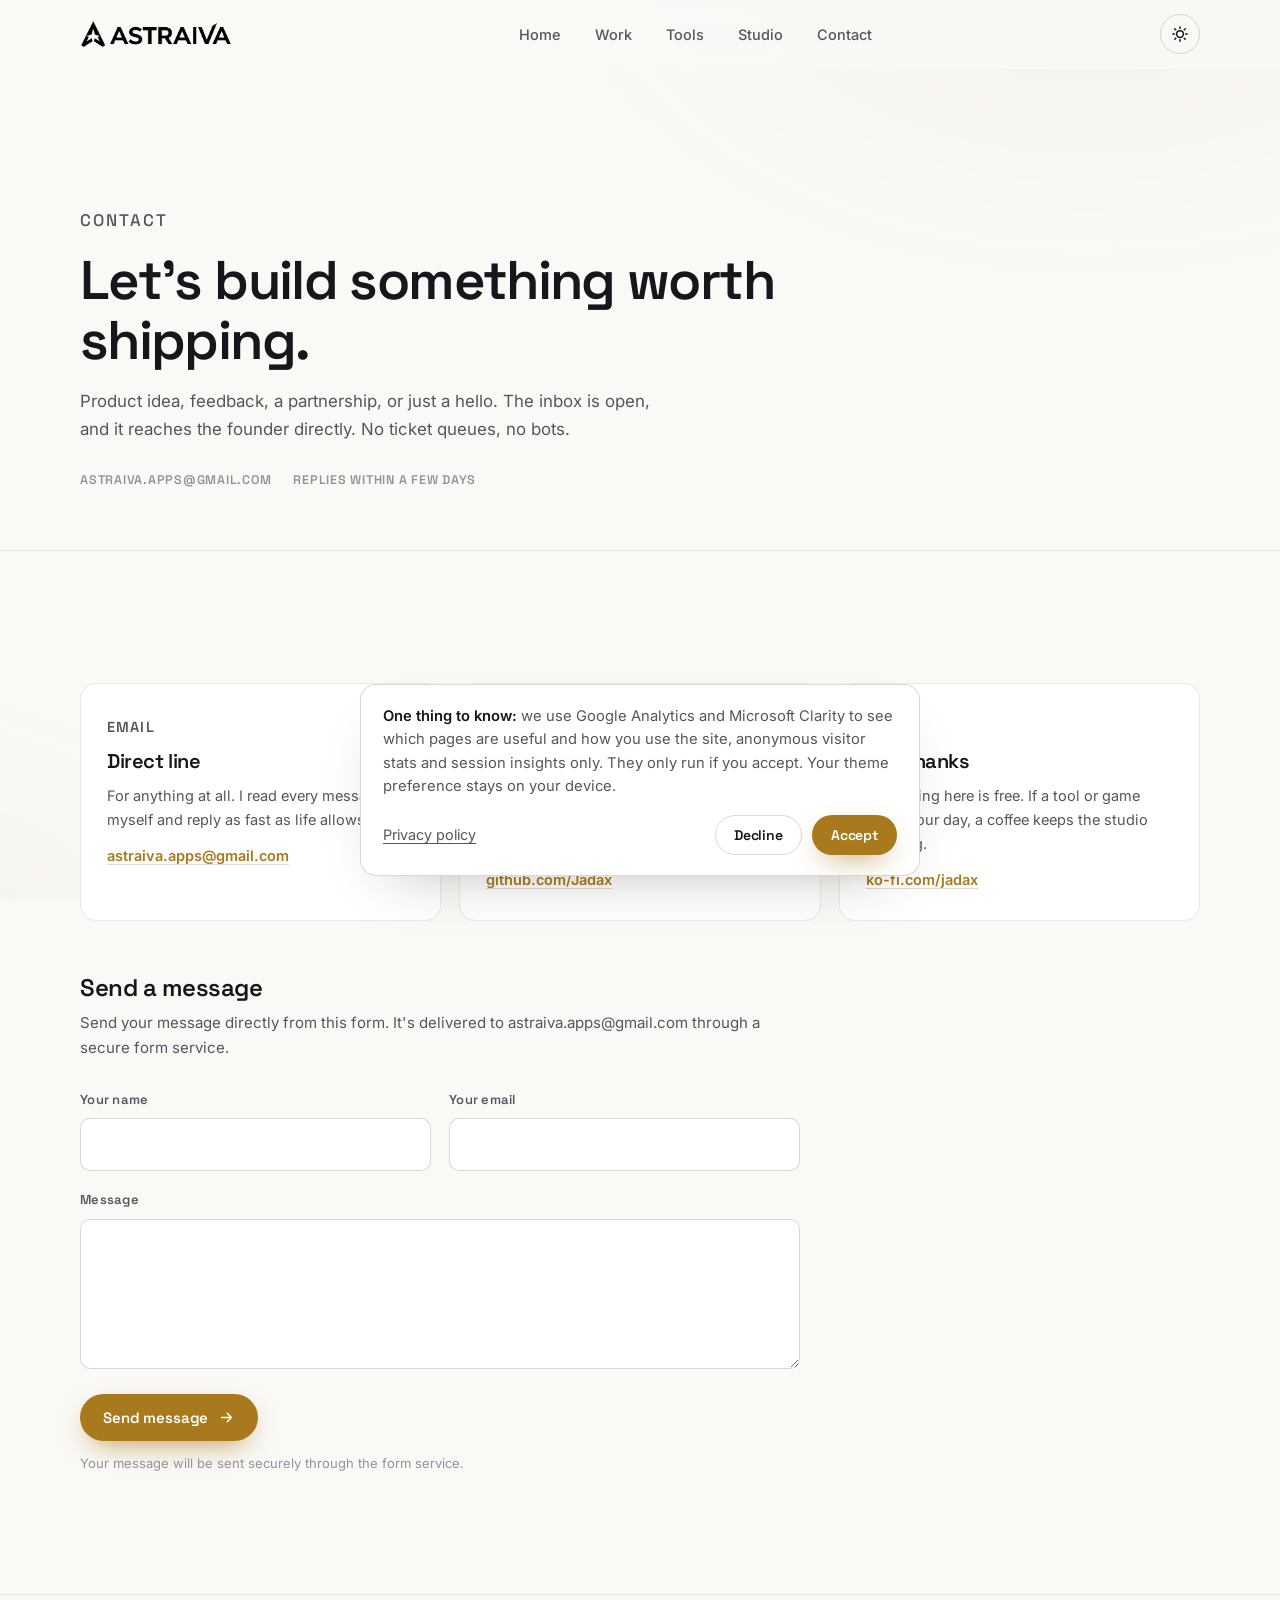
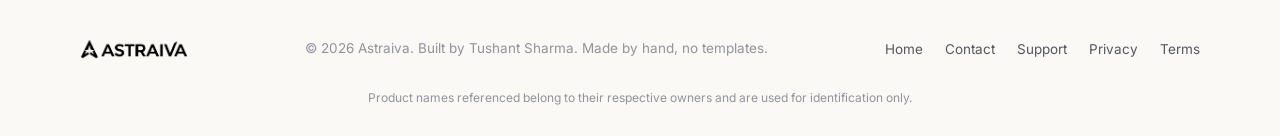
<file: contact.html>
﻿<!DOCTYPE html>
<html lang="en" data-theme="dark">
<head>
  <meta charset="UTF-8">
  <meta name="viewport" content="width=device-width, initial-scale=1.0">
  
  <title>Contact | Astraiva</title>
  <meta name="description" content="Get in touch with Astraiva. Product feedback, ideas, partnerships or just a hello, email astraiva.apps@gmail.com and we'll get back to you.">
  <meta name="author" content="Astraiva, Tushant Sharma">
  <meta name="robots" content="index, follow">
  <meta name="theme-color" content="#0c0c11">
  <link rel="canonical" href="https://astraiva.app/contact.html">

  <!-- Open Graph -->
  <meta property="og:type" content="website">
  <meta property="og:site_name" content="Astraiva">
  <meta property="og:locale" content="en_US">
  <meta property="og:url" content="https://astraiva.app/contact.html">
  <meta property="og:title" content="Contact | Astraiva">
  <meta property="og:description" content="Get in touch with Astraiva. Product feedback, ideas, partnerships or just a hello, email astraiva.apps@gmail.com and we'll get back to you.">
  <meta property="og:image" content="https://astraiva.app/assets/img/og-astraiva.png">
  <meta property="og:image:width" content="1200">
  <meta property="og:image:height" content="630">
  <meta property="og:image:type" content="image/png">
  <meta property="og:image:alt" content="Astraiva, games, apps and tools by Tushant Sharma">
  <meta name="twitter:card" content="summary_large_image">
  <meta name="twitter:title" content="Contact | Astraiva">
  <meta name="twitter:description" content="Get in touch with Astraiva. Product feedback, ideas, partnerships or just a hello, email astraiva.apps@gmail.com and we'll get back to you.">
  <meta name="twitter:image" content="https://astraiva.app/assets/img/og-astraiva.png">
  <meta name="twitter:image:alt" content="Astraiva, games, apps and tools by Tushant Sharma">

  <!-- Structured data -->
  <script type="application/ld+json">
  {
    "@context": "https://schema.org",
    "@type": "ContactPage",
    "@id": "https://astraiva.app/contact.html#webpage",
    "name": "Contact | Astraiva",
    "url": "https://astraiva.app/contact.html",
    "isPartOf": { "@id": "https://astraiva.app/#website" },
    "about": {
      "@type": "Organization",
      "@id": "https://astraiva.app/#organization",
      "name": "Astraiva",
      "email": "astraiva.apps@gmail.com"
    }
  }
  </script>
  <script type="application/ld+json">
  {
    "@context": "https://schema.org",
    "@type": "Organization",
    "@id": "https://astraiva.app/#organization",
    "name": "Astraiva",
    "url": "https://astraiva.app/",
    "email": "astraiva.apps@gmail.com",
    "founder": { "@type": "Person", "name": "Tushant Sharma", "url": "https://github.com/Jadax" },
    "sameAs": ["https://github.com/Jadax", "https://ko-fi.com/jadax"]
  }
  </script>

  <link rel="icon" type="image/x-icon" href="favicon.ico">
  <link rel="icon" type="image/png" sizes="32x32" href="favicon-32x32.png">
  <link rel="icon" type="image/png" sizes="16x16" href="favicon-16x16.png">
  <link rel="apple-touch-icon" sizes="180x180" href="apple-touch-icon.png">
  <link rel="icon" type="image/svg+xml" href="favicon.svg">
  <link rel="stylesheet" href="css/fonts.css">
  <link rel="preload" href="assets/fonts/V8mDoQDjQSkFtoMM3T6r8E7mPbF4Cw.woff2" as="font" type="font/woff2" crossorigin>
  <link rel="preload" href="assets/fonts/UcC73FwrK3iLTeHuS_nVMrMxCp50SjIa1ZL7.woff2" as="font" type="font/woff2" crossorigin>
  <link rel="stylesheet" href="css/style.css">
  <script>
    try {
      var t = localStorage.getItem("astraiva-theme");
      if (!t) t = window.matchMedia("(prefers-color-scheme: light)").matches ? "light" : "dark";
      document.documentElement.setAttribute("data-theme", t);
    } catch (e) {}
  </script>
  <script src="js/consent.js" defer></script>
</head>
<body>

  <a class="skip-link" href="#content">Skip to content</a>

  <header class="site-header" id="top">
    <nav class="nav container" aria-label="Primary">
      <a class="brand" href="index.html" aria-label="Astraiva, home">
        <img class="brand-logo" src="assets/img/astraiva-logo-black.png" alt="Astraiva" width="164" height="30">
      </a>

      <ul class="nav-links" id="nav-links">
        <li><a href="index.html#top">Home</a></li>
        <li><a href="index.html#work">Work</a></li>
        <li><a href="index.html#tools">Tools</a></li>
        <li><a href="index.html#studio">Studio</a></li>
        <li><a href="contact.html" aria-current="page">Contact</a></li>
      </ul>

      <div class="nav-actions">
        <button class="theme-toggle" id="theme-toggle" type="button" aria-label="Toggle theme" aria-pressed="false">
          <svg class="icon-sun" viewBox="0 0 24 24" fill="none" stroke="currentColor" stroke-width="2" stroke-linecap="round" aria-hidden="true">
            <circle cx="12" cy="12" r="4.5"/>
            <path d="M12 2.5v2M12 19.5v2M2.5 12h2M19.5 12h2M5 5l1.4 1.4M17.6 17.6L19 19M19 5l-1.4 1.4M6.4 17.6L5 19"/>
          </svg>
          <svg class="icon-moon" viewBox="0 0 24 24" fill="none" stroke="currentColor" stroke-width="2" stroke-linecap="round" stroke-linejoin="round" aria-hidden="true">
            <path d="M20 13.5A8 8 0 0 1 10.5 4 7.5 7.5 0 1 0 20 13.5Z"/>
          </svg>
        </button>
        <button class="menu-toggle" id="menu-toggle" type="button" aria-label="Open menu" aria-expanded="false">
          <span></span><span></span>
        </button>
      </div>
    </nav>
  </header>

  <main id="content">

    <section class="legal-hero">
      <div class="container">
        <div class="legal-hero-inner">
          <p class="section-label">Contact</p>
          <h1>Let's build something worth shipping.</h1>
          <p>
            Product idea, feedback, a partnership, or just a hello. The inbox is open,
            and it reaches the founder directly. No ticket queues, no bots.
          </p>
          <div class="legal-meta">
            <span>astraiva.apps@gmail.com</span>
            <span>Replies within a few days</span>
          </div>
        </div>
      </div>
    </section>

    <section class="legal-body">
      <div class="container">

        <div class="contact-grid">
          <div class="contact-card">
            <p class="contact-card-kicker">Email</p>
            <h3>Direct line</h3>
            <p>For anything at all. I read every message myself and reply as fast as life allows.</p>
            <p><a href="#send-message">astraiva.apps@gmail.com</a></p>
          </div>

          <div class="contact-card">
            <p class="contact-card-kicker">GitHub</p>
            <h3>Bugs &amp; features</h3>
            <p>For open-source tools like VibeGaffer, TM Advisor and FTP Advisor, the best place is an issue on the repository.</p>
            <p><a href="https://github.com/Jadax" target="_blank" rel="noopener">github.com/Jadax</a></p>
          </div>

          <div class="contact-card">
            <p class="contact-card-kicker">Ko-fi</p>
            <h3>Say thanks</h3>
            <p>Everything here is free. If a tool or game made your day, a coffee keeps the studio building.</p>
            <p><a href="https://ko-fi.com/jadax" target="_blank" rel="noopener">ko-fi.com/jadax</a></p>
          </div>
        </div>

        <div class="contact-form-wrap" id="send-message">
          <h2>Send a message</h2>
          <p>
            Send your message directly from this form. It's delivered to
            <a href="#send-message">astraiva.apps@gmail.com</a> through a secure form service.
          </p>

          <form class="contact-form" id="contact-form" action="https://api.web3forms.com/submit" method="POST" data-redirect="thank-you.html">
            <input type="hidden" name="access_key" value="e728db5f-c2b2-48e6-ba89-4d1ed6a1eb48">
            <input type="hidden" name="subject" value="New message from the Astraiva website">
            <input type="hidden" name="from_name" value="Astraiva website">
            <input type="hidden" name="redirect" value="https://astraiva.app/thank-you.html">
            <input type="checkbox" name="botcheck" tabindex="-1" autocomplete="off" style="display: none;">
            <div class="form-row">
              <div>
                <label for="cf-name">Your name</label>
                <input type="text" id="cf-name" name="name" autocomplete="name" maxlength="80" required>
              </div>
              <div>
                <label for="cf-email">Your email</label>
                <input type="email" id="cf-email" name="email" autocomplete="email" maxlength="254" required>
              </div>
            </div>
            <div>
              <label for="cf-message">Message</label>
              <textarea id="cf-message" name="message" maxlength="5000" required></textarea>
            </div>
            <div>
              <button class="btn btn-primary" type="submit">
                Send message
                <svg viewBox="0 0 24 24" fill="none" stroke="currentColor" stroke-width="2" stroke-linecap="round" stroke-linejoin="round" aria-hidden="true"><path d="M5 12h14M13 6l6 6-6 6"/></svg>
              </button>
              <p class="form-note" data-form-status role="status" aria-live="polite" style="margin-top: 12px;">Your message will be sent securely through the form service.</p>
            </div>
          </form>
        </div>

      </div>
    </section>

  </main>

  <footer class="site-footer">
    <div class="container footer-inner">
      <div class="footer-brand">
        <img class="brand-logo brand-logo-sm" src="assets/img/astraiva-logo-black.png" alt="Astraiva" width="120" height="22">
      </div>
      <p class="footer-copy">© <span id="year">2026</span> Astraiva. Built by Tushant Sharma. Made by hand, no templates.</p>
      <ul class="footer-links">
        <li><a href="index.html">Home</a></li>
        <li><a href="contact.html" aria-current="page">Contact</a></li>
        <li><a href="support.html">Support</a></li>
        <li><a href="privacy.html">Privacy</a></li>
        <li><a href="terms.html">Terms</a></li>
      </ul>
    </div>
    <p class="footer-note">Product names referenced belong to their respective owners and are used for identification only.</p>
  </footer>

  <script src="js/main.js"></script>
</body>
</html>
</file>
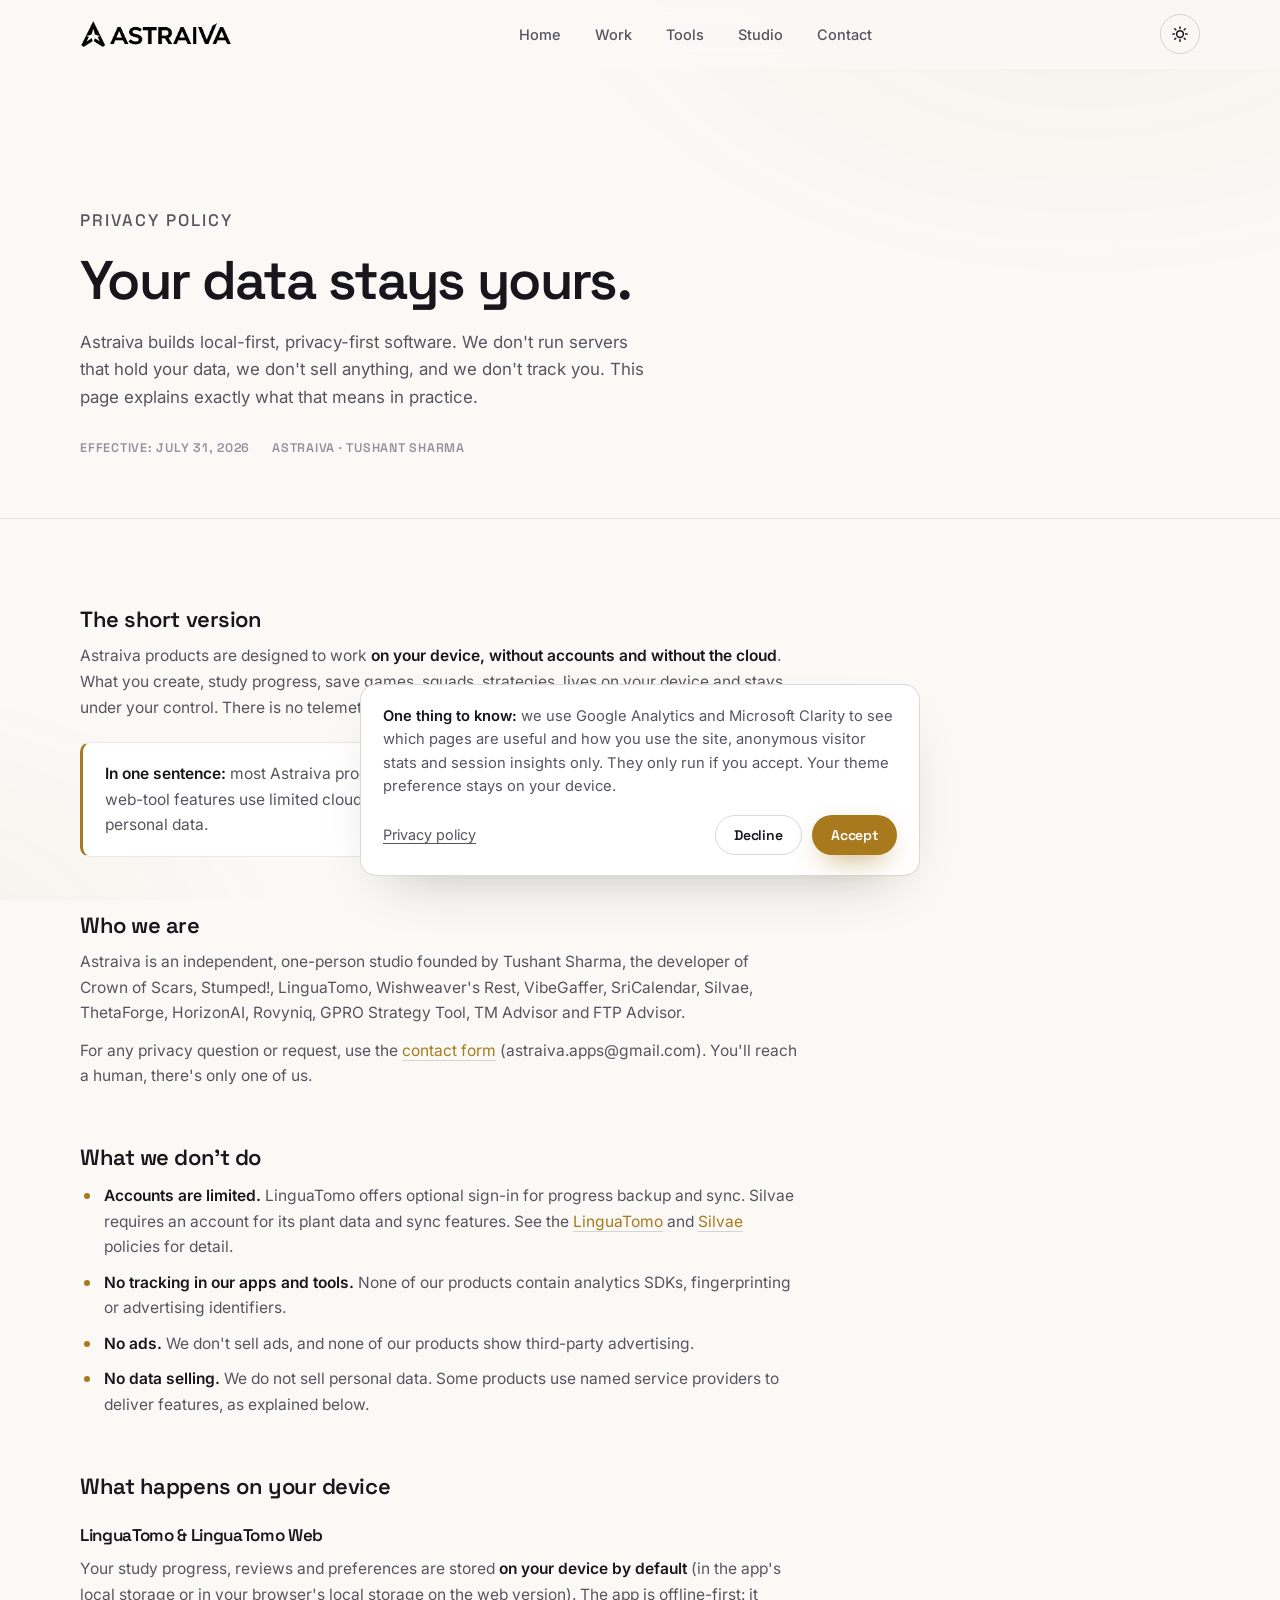
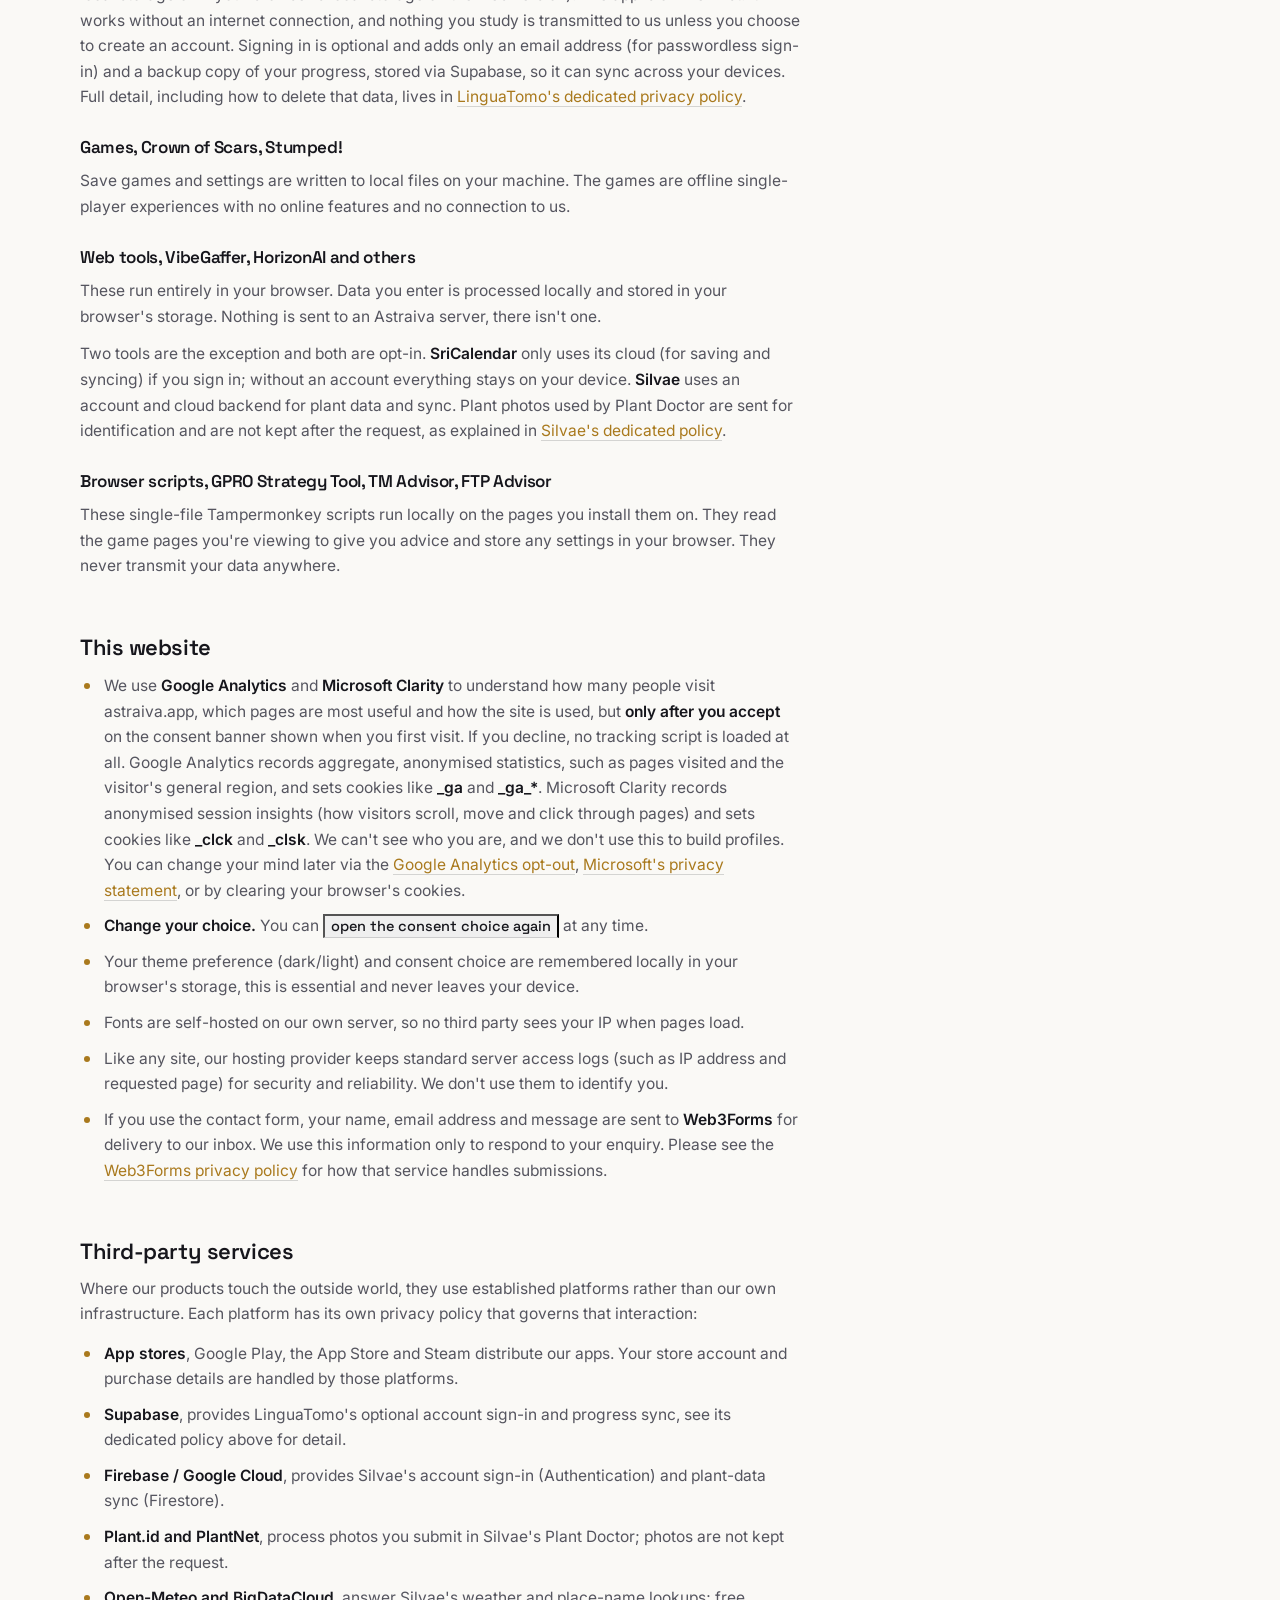
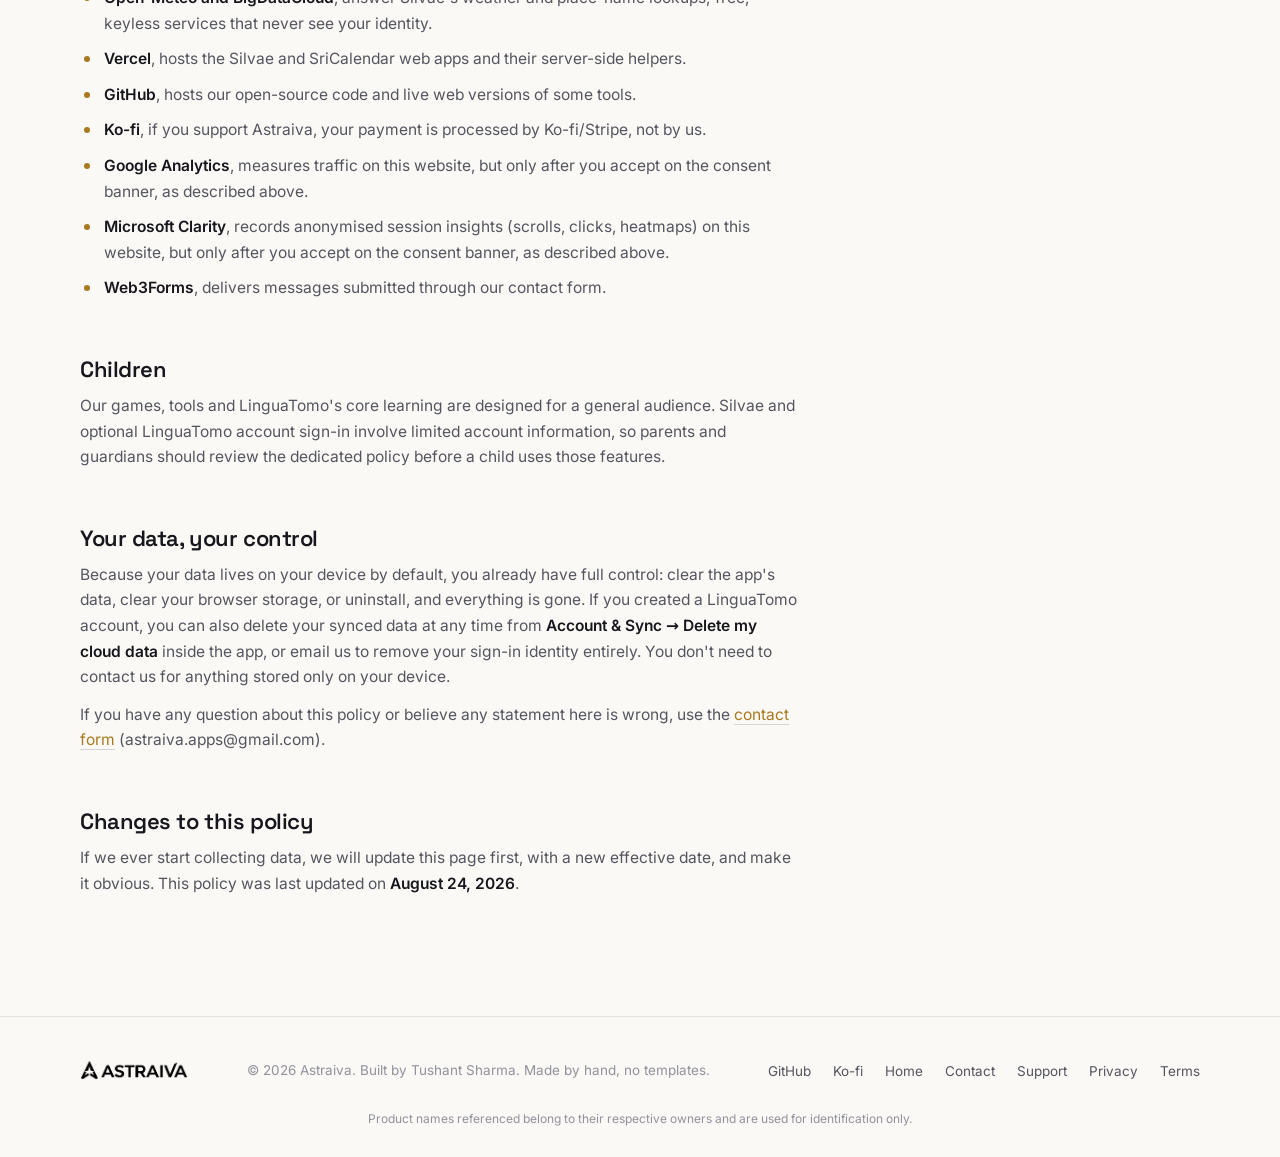
<file: privacy.html>
﻿<!DOCTYPE html>
<html lang="en" data-theme="dark">
<head>
  <meta charset="UTF-8">
  <meta name="viewport" content="width=device-width, initial-scale=1.0">
  
  <title>Privacy Policy | Astraiva</title>
  <meta name="description" content="How Astraiva handles your data. Products are designed to work locally. This website uses optional analytics only after consent.">
  <meta name="author" content="Astraiva, Tushant Sharma">
  <meta name="robots" content="index, follow">
  <meta name="theme-color" content="#0c0c11">
  <link rel="canonical" href="https://astraiva.app/privacy.html">

  <!-- Open Graph -->
  <meta property="og:type" content="website">
  <meta property="og:site_name" content="Astraiva">
  <meta property="og:locale" content="en_US">
  <meta property="og:url" content="https://astraiva.app/privacy.html">
  <meta property="og:title" content="Privacy Policy | Astraiva">
  <meta property="og:description" content="Astraiva products are designed to work locally. This website uses optional analytics only after consent.">
  <meta property="og:image" content="https://astraiva.app/assets/img/og-astraiva.png">
  <meta property="og:image:width" content="1200">
  <meta property="og:image:height" content="630">
  <meta property="og:image:type" content="image/png">
  <meta property="og:image:alt" content="Astraiva, games, apps and tools by Tushant Sharma">
  <meta name="twitter:card" content="summary_large_image">
  <meta name="twitter:title" content="Privacy Policy | Astraiva">
  <meta name="twitter:description" content="Astraiva products are designed to work locally. This website uses optional analytics only after consent.">
  <meta name="twitter:image" content="https://astraiva.app/assets/img/og-astraiva.png">
  <meta name="twitter:image:alt" content="Astraiva, games, apps and tools by Tushant Sharma">

  <!-- Structured data -->
  <script type="application/ld+json">
  {
    "@context": "https://schema.org",
    "@type": "WebPage",
    "@id": "https://astraiva.app/privacy.html#webpage",
    "name": "Privacy Policy | Astraiva",
    "url": "https://astraiva.app/privacy.html",
    "isPartOf": { "@id": "https://astraiva.app/#website" },
    "about": {
      "@type": "Organization",
      "@id": "https://astraiva.app/#organization",
      "name": "Astraiva",
      "email": "astraiva.apps@gmail.com"
    }
  }
  </script>
  <script type="application/ld+json">
  {
    "@context": "https://schema.org",
    "@type": "Organization",
    "@id": "https://astraiva.app/#organization",
    "name": "Astraiva",
    "url": "https://astraiva.app/",
    "email": "astraiva.apps@gmail.com",
    "founder": { "@type": "Person", "name": "Tushant Sharma", "url": "https://github.com/Jadax" },
    "sameAs": ["https://github.com/Jadax", "https://ko-fi.com/jadax"]
  }
  </script>

  <link rel="icon" type="image/x-icon" href="favicon.ico">
  <link rel="icon" type="image/png" sizes="32x32" href="favicon-32x32.png">
  <link rel="icon" type="image/png" sizes="16x16" href="favicon-16x16.png">
  <link rel="apple-touch-icon" sizes="180x180" href="apple-touch-icon.png">
  <link rel="icon" type="image/svg+xml" href="favicon.svg">
  <link rel="stylesheet" href="css/fonts.css">
  <link rel="preload" href="assets/fonts/V8mDoQDjQSkFtoMM3T6r8E7mPbF4Cw.woff2" as="font" type="font/woff2" crossorigin>
  <link rel="preload" href="assets/fonts/UcC73FwrK3iLTeHuS_nVMrMxCp50SjIa1ZL7.woff2" as="font" type="font/woff2" crossorigin>
  <link rel="stylesheet" href="css/style.css">
  <script>
    try {
      var t = localStorage.getItem("astraiva-theme");
      if (!t) t = window.matchMedia("(prefers-color-scheme: light)").matches ? "light" : "dark";
      document.documentElement.setAttribute("data-theme", t);
    } catch (e) {}
  </script>
  <script src="js/consent.js" defer></script>
</head>
<body>

  <a class="skip-link" href="#content">Skip to content</a>

  <header class="site-header" id="top">
    <nav class="nav container" aria-label="Primary">
      <a class="brand" href="index.html" aria-label="Astraiva, home">
        <img class="brand-logo" src="assets/img/astraiva-logo-black.png" alt="Astraiva" width="164" height="30">
      </a>

      <ul class="nav-links" id="nav-links">
        <li><a href="index.html#top">Home</a></li>
        <li><a href="index.html#work">Work</a></li>
        <li><a href="index.html#tools">Tools</a></li>
        <li><a href="index.html#studio">Studio</a></li>
        <li><a href="index.html#contact">Contact</a></li>
      </ul>

      <div class="nav-actions">
        <button class="theme-toggle" id="theme-toggle" type="button" aria-label="Toggle theme" aria-pressed="false">
          <svg class="icon-sun" viewBox="0 0 24 24" fill="none" stroke="currentColor" stroke-width="2" stroke-linecap="round" aria-hidden="true">
            <circle cx="12" cy="12" r="4.5"/>
            <path d="M12 2.5v2M12 19.5v2M2.5 12h2M19.5 12h2M5 5l1.4 1.4M17.6 17.6L19 19M19 5l-1.4 1.4M6.4 17.6L5 19"/>
          </svg>
          <svg class="icon-moon" viewBox="0 0 24 24" fill="none" stroke="currentColor" stroke-width="2" stroke-linecap="round" stroke-linejoin="round" aria-hidden="true">
            <path d="M20 13.5A8 8 0 0 1 10.5 4 7.5 7.5 0 1 0 20 13.5Z"/>
          </svg>
        </button>
        <button class="menu-toggle" id="menu-toggle" type="button" aria-label="Open menu" aria-expanded="false">
          <span></span><span></span>
        </button>
      </div>
    </nav>
  </header>

  <main id="content">

    <section class="legal-hero">
      <div class="container">
        <div class="legal-hero-inner">
          <p class="section-label">Privacy Policy</p>
          <h1>Your data stays yours.</h1>
          <p>
            Astraiva builds local-first, privacy-first software. We don't run servers that hold
            your data, we don't sell anything, and we don't track you. This page explains exactly
            what that means in practice.
          </p>
          <div class="legal-meta">
            <span>Effective: July 31, 2026</span>
            <span>Astraiva · Tushant Sharma</span>
          </div>
        </div>
      </div>
    </section>

    <section class="legal-body">
      <div class="container">
        <div class="legal-prose">

          <h2 id="short-version">The short version</h2>
          <p>
            Astraiva products are designed to work <strong>on your device, without accounts and
            without the cloud</strong>. What you create, study progress, save games, squads,
            strategies, lives on your device and stays under your control. There is no telemetry,
            no advertising, and no profile being built about you.
          </p>

          <div class="legal-callout">
            <p><strong>In one sentence:</strong> most Astraiva products keep data on your device. Silvae and some optional web-tool features use limited cloud services when you choose to use them. We do not sell personal data.</p>
          </div>

          <h2 id="who-we-are">Who we are</h2>
          <p>
            Astraiva is an independent, one-person studio founded by Tushant Sharma, the developer
            of Crown of Scars, Stumped!, LinguaTomo, Wishweaver's Rest, VibeGaffer, SriCalendar,
            Silvae, ThetaForge, HorizonAI, Rovyniq, GPRO Strategy Tool, TM Advisor and FTP Advisor.
          </p>
          <p>
            For any privacy question or request, use the
            <a href="contact.html">contact form</a> (astraiva.apps@gmail.com).
            You'll reach a human, there's only one of us.
          </p>

          <h2 id="what-we-dont-do">What we don't do</h2>
          <ul>
            <li><strong>Accounts are limited.</strong> LinguaTomo offers optional sign-in for progress backup and sync. Silvae requires an account for its plant data and sync features. See the <a href="privacy/linguatomo.html">LinguaTomo</a> and <a href="privacy/silvae.html">Silvae</a> policies for detail.</li>
            <li><strong>No tracking in our apps and tools.</strong> None of our products contain analytics SDKs, fingerprinting or advertising identifiers.</li>
            <li><strong>No ads.</strong> We don't sell ads, and none of our products show third-party advertising.</li>
            <li><strong>No data selling.</strong> We do not sell personal data. Some products use named service providers to deliver features, as explained below.</li>
          </ul>

          <h2 id="your-device">What happens on your device</h2>
          <h3>LinguaTomo &amp; LinguaTomo Web</h3>
          <p>
            Your study progress, reviews and preferences are stored <strong>on your device by
            default</strong> (in the app's local storage or in your browser's local storage on the
            web version). The app is offline-first: it works without an internet connection, and
            nothing you study is transmitted to us unless you choose to create an account.
            Signing in is optional and adds only an email address (for passwordless sign-in) and a
            backup copy of your progress, stored via Supabase, so it can sync across your devices.
            Full detail, including how to delete that data, lives in
            <a href="privacy/linguatomo.html">LinguaTomo's dedicated privacy policy</a>.
          </p>
          <h3>Games, Crown of Scars, Stumped!</h3>
          <p>
            Save games and settings are written to local files on your machine. The games are
            offline single-player experiences with no online features and no connection to us.
          </p>
          <h3>Web tools, VibeGaffer, HorizonAI and others</h3>
          <p>
            These run entirely in your browser. Data you enter is processed locally and stored in
            your browser's storage. Nothing is sent to an Astraiva server, there isn't one.
          </p>
          <p>
            Two tools are the exception and both are opt-in. <strong>SriCalendar</strong> only uses
            its cloud (for saving and syncing) if you sign in; without an account everything stays
            on your device. <strong>Silvae</strong> uses an account and cloud backend for plant data
            and sync. Plant photos used by Plant Doctor are sent for identification and are not
            kept after the request, as explained in <a href="privacy/silvae.html">Silvae's dedicated policy</a>.
          </p>
          <h3>Browser scripts, GPRO Strategy Tool, TM Advisor, FTP Advisor</h3>
          <p>
            These single-file Tampermonkey scripts run locally on the pages you install them on.
            They read the game pages you're viewing to give you advice and store any settings in
            your browser. They never transmit your data anywhere.
          </p>

          <h2 id="this-website">This website</h2>
          <ul>
            <li>
              We use <strong>Google Analytics</strong> and <strong>Microsoft Clarity</strong> to
              understand how many people visit astraiva.app, which pages are most useful and how the
              site is used, but <strong>only after you accept</strong> on the consent banner shown
              when you first visit. If you decline, no tracking script is loaded at all. Google
              Analytics records aggregate, anonymised statistics, such as pages visited and the
              visitor's general region, and sets cookies like <strong>_ga</strong> and
              <strong>_ga_*</strong>. Microsoft Clarity records anonymised session insights (how
              visitors scroll, move and click through pages) and sets cookies like
              <strong>_clck</strong> and <strong>_clsk</strong>. We can't see who you are, and we
              don't use this to build profiles. You can change your mind later via the
              <a href="https://tools.google.com/dlpage/gaoptout" target="_blank" rel="noopener">Google Analytics opt-out</a>,
              <a href="https://privacy.microsoft.com/en-us/privacystatement" target="_blank" rel="noopener">Microsoft's privacy statement</a>,
            or by clearing your browser's cookies.
            </li>
            <li>
              <strong>Change your choice.</strong> You can <button class="text-link" type="button" onclick="window.astraivaResetConsent()">open the consent choice again</button> at any time.
            </li>
            <li>Your theme preference (dark/light) and consent choice are remembered locally in your
              browser's storage, this is essential and never leaves your device.</li>
            <li>Fonts are self-hosted on our own server, so no third party sees your IP when pages load.</li>
            <li>Like any site, our hosting provider keeps standard server access logs
              (such as IP address and requested page) for security and reliability. We don't use
              them to identify you.</li>
            <li>If you use the contact form, your name, email address and message are sent to
              <strong>Web3Forms</strong> for delivery to our inbox. We use this information only to
              respond to your enquiry. Please see the <a href="https://web3forms.com/privacy" target="_blank" rel="noopener">Web3Forms privacy policy</a>
              for how that service handles submissions.</li>
          </ul>

          <h2 id="third-parties">Third-party services</h2>
          <p>
            Where our products touch the outside world, they use established platforms rather than
            our own infrastructure. Each platform has its own privacy policy that governs that
            interaction:
          </p>
          <ul>
            <li><strong>App stores</strong>, Google Play, the App Store and Steam distribute our apps. Your store account and purchase details are handled by those platforms.</li>
            <li><strong>Supabase</strong>, provides LinguaTomo's optional account sign-in and progress sync, see its dedicated policy above for detail.</li>
            <li><strong>Firebase / Google Cloud</strong>, provides Silvae's account sign-in (Authentication) and plant-data sync (Firestore).</li>
            <li><strong>Plant.id and PlantNet</strong>, process photos you submit in Silvae's Plant Doctor; photos are not kept after the request.</li>
            <li><strong>Open-Meteo and BigDataCloud</strong>, answer Silvae's weather and place-name lookups; free, keyless services that never see your identity.</li>
            <li><strong>Vercel</strong>, hosts the Silvae and SriCalendar web apps and their server-side helpers.</li>
            <li><strong>GitHub</strong>, hosts our open-source code and live web versions of some tools.</li>
            <li><strong>Ko-fi</strong>, if you support Astraiva, your payment is processed by Ko-fi/Stripe, not by us.</li>
            <li><strong>Google Analytics</strong>, measures traffic on this website, but only after you accept on the consent banner, as described above.</li>
            <li><strong>Microsoft Clarity</strong>, records anonymised session insights (scrolls, clicks, heatmaps) on this website, but only after you accept on the consent banner, as described above.</li>
            <li><strong>Web3Forms</strong>, delivers messages submitted through our contact form.</li>
          </ul>

          <h2 id="children">Children</h2>
          <p>
            Our games, tools and LinguaTomo's core learning are designed for a general audience.
            Silvae and optional LinguaTomo account sign-in involve limited account information, so
            parents and guardians should review the dedicated policy before a child uses those
            features.
          </p>

          <h2 id="your-rights">Your data, your control</h2>
          <p>
            Because your data lives on your device by default, you already have full control:
            clear the app's data, clear your browser storage, or uninstall, and everything is gone.
            If you created a LinguaTomo account, you can also delete your synced data at any time
            from <strong>Account &amp; Sync → Delete my cloud data</strong> inside the app, or email
            us to remove your sign-in identity entirely. You don't need to contact us for anything
            stored only on your device.
          </p>
          <p>
            If you have any question about this policy or believe any statement here is wrong,
            use the <a href="contact.html">contact form</a> (astraiva.apps@gmail.com).
          </p>

          <h2 id="changes">Changes to this policy</h2>
          <p>
            If we ever start collecting data, we will update this page first, with a new effective
            date, and make it obvious. This policy was last updated on <strong>August 24, 2026</strong>.
          </p>

        </div>
      </div>
    </section>

  </main>

  <footer class="site-footer">
    <div class="container footer-inner">
      <div class="footer-brand">
        <img class="brand-logo brand-logo-sm" src="assets/img/astraiva-logo-black.png" alt="Astraiva" width="120" height="22">
      </div>
      <p class="footer-copy">© <span id="year">2026</span> Astraiva. Built by Tushant Sharma. Made by hand, no templates.</p>
      <ul class="footer-links">
        <li><a href="https://github.com/Jadax" target="_blank" rel="noopener">GitHub</a></li>
        <li><a href="https://ko-fi.com/jadax" target="_blank" rel="noopener">Ko-fi</a></li>
        <li><a href="index.html">Home</a></li>
        <li><a href="contact.html">Contact</a></li>
        <li><a href="support.html">Support</a></li>
        <li><a href="privacy.html" aria-current="page">Privacy</a></li>
        <li><a href="terms.html">Terms</a></li>
      </ul>
    </div>
    <p class="footer-note">Product names referenced belong to their respective owners and are used for identification only.</p>
  </footer>

  <script src="js/main.js"></script>
</body>
</html>
</file>
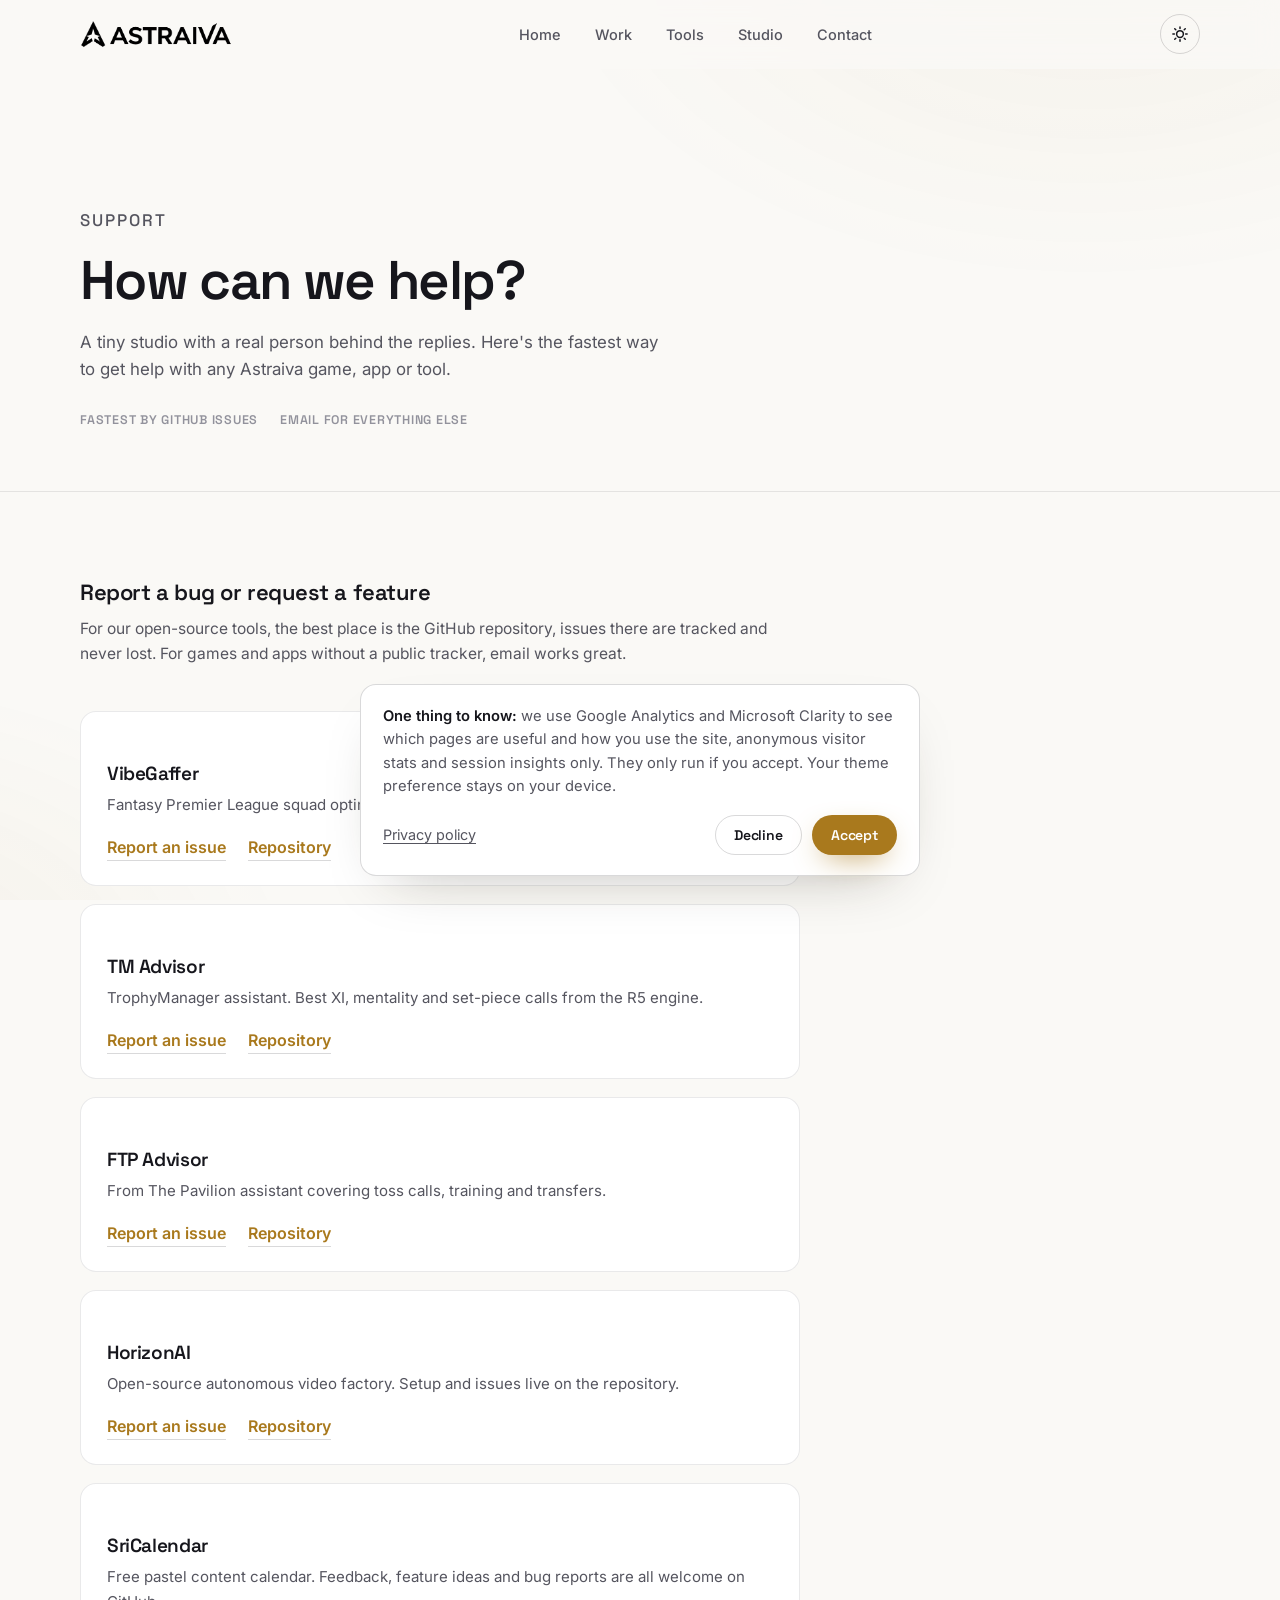
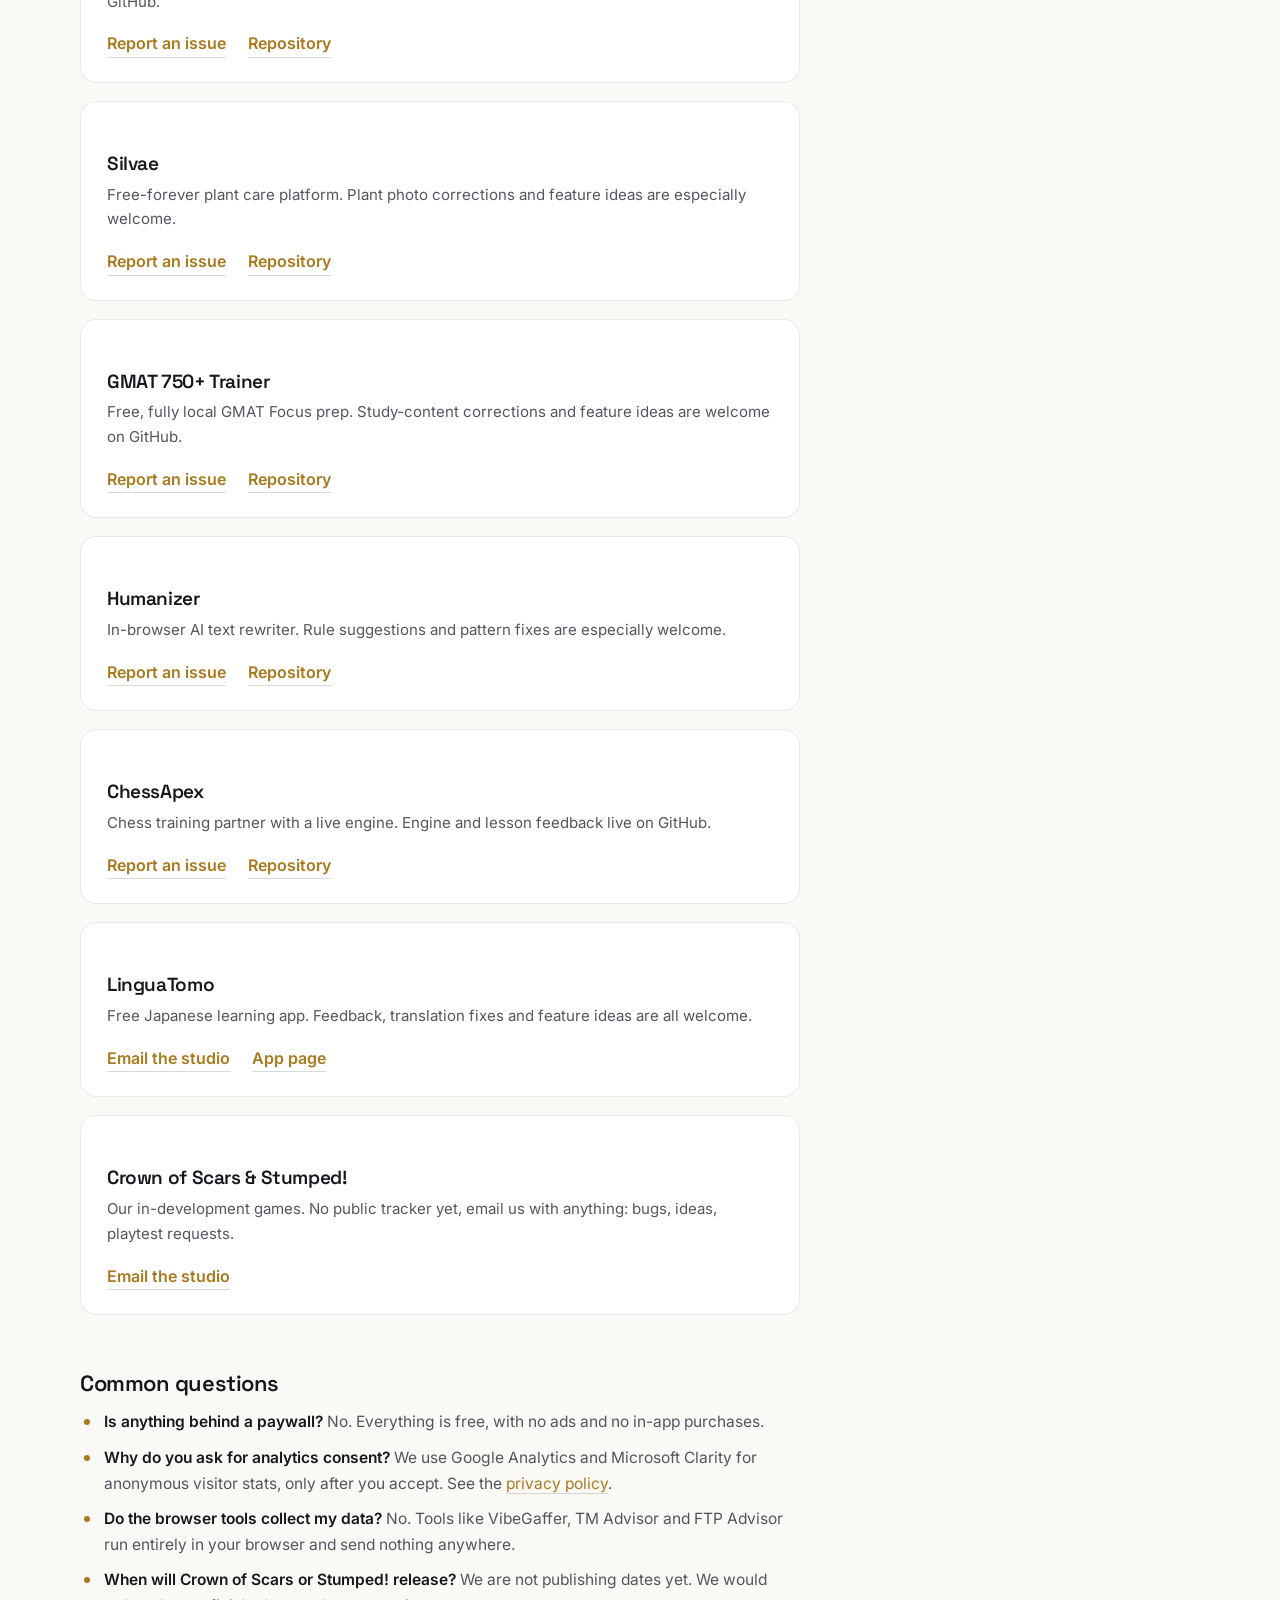
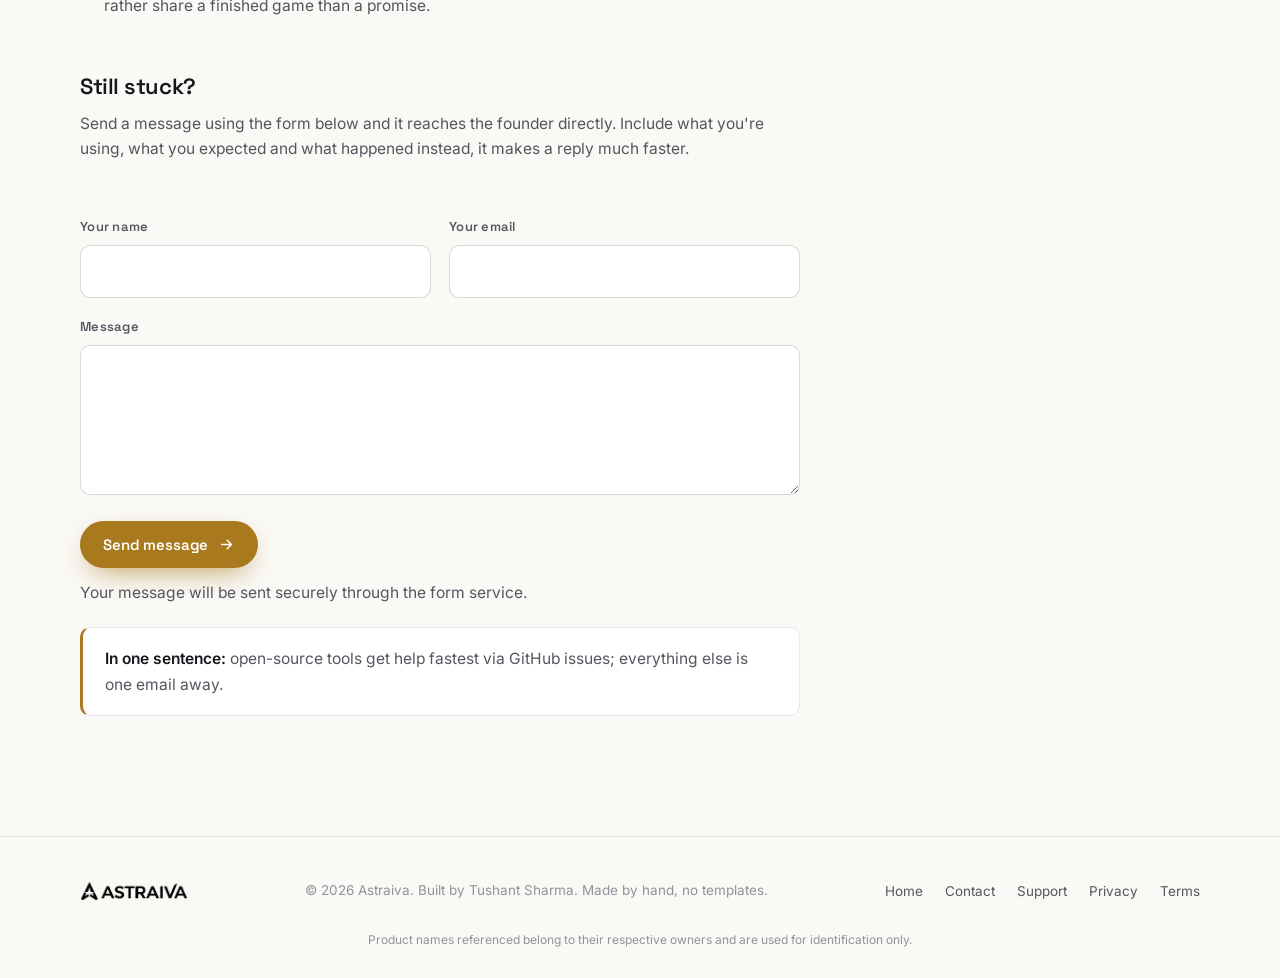
<file: support.html>
﻿<!DOCTYPE html>
<html lang="en" data-theme="dark">
<head>
  <meta charset="UTF-8">
  <meta name="viewport" content="width=device-width, initial-scale=1.0">
  
  <title>Support | Astraiva</title>
  <meta name="description" content="Support for Astraiva's games, apps and tools. How to report a bug, request a feature and get help with open-source tools like VibeGaffer, TM Advisor and FTP Advisor.">
  <meta name="author" content="Astraiva, Tushant Sharma">
  <meta name="robots" content="index, follow">
  <meta name="theme-color" content="#0c0c11">
  <link rel="canonical" href="https://astraiva.app/support.html">

  <!-- Open Graph -->
  <meta property="og:type" content="website">
  <meta property="og:site_name" content="Astraiva">
  <meta property="og:locale" content="en_US">
  <meta property="og:url" content="https://astraiva.app/support.html">
  <meta property="og:title" content="Support | Astraiva">
  <meta property="og:description" content="Support for Astraiva's games, apps and tools. Report a bug, request a feature and get help with open-source tools like VibeGaffer, TM Advisor and FTP Advisor.">
  <meta property="og:image" content="https://astraiva.app/assets/img/og-astraiva.png">
  <meta property="og:image:width" content="1200">
  <meta property="og:image:height" content="630">
  <meta property="og:image:type" content="image/png">
  <meta property="og:image:alt" content="Astraiva, games, apps and tools by Tushant Sharma">
  <meta name="twitter:card" content="summary_large_image">
  <meta name="twitter:title" content="Support | Astraiva">
  <meta name="twitter:description" content="Support for Astraiva's games, apps and tools. Report a bug, request a feature and get help with open-source tools like VibeGaffer, TM Advisor and FTP Advisor.">
  <meta name="twitter:image" content="https://astraiva.app/assets/img/og-astraiva.png">
  <meta name="twitter:image:alt" content="Astraiva, games, apps and tools by Tushant Sharma">

  <!-- Structured data -->
  <script type="application/ld+json">
  {
    "@context": "https://schema.org",
    "@type": "WebPage",
    "@id": "https://astraiva.app/support.html#webpage",
    "name": "Support | Astraiva",
    "url": "https://astraiva.app/support.html",
    "isPartOf": { "@id": "https://astraiva.app/#website" },
    "about": {
      "@type": "Organization",
      "@id": "https://astraiva.app/#organization",
      "name": "Astraiva",
      "email": "astraiva.apps@gmail.com"
    }
  }
  </script>
  <script type="application/ld+json">
  {
    "@context": "https://schema.org",
    "@type": "Organization",
    "@id": "https://astraiva.app/#organization",
    "name": "Astraiva",
    "url": "https://astraiva.app/",
    "email": "astraiva.apps@gmail.com",
    "founder": { "@type": "Person", "name": "Tushant Sharma", "url": "https://github.com/Jadax" },
    "sameAs": ["https://github.com/Jadax", "https://ko-fi.com/jadax"]
  }
  </script>

  <link rel="icon" type="image/x-icon" href="favicon.ico">
  <link rel="icon" type="image/png" sizes="32x32" href="favicon-32x32.png">
  <link rel="icon" type="image/png" sizes="16x16" href="favicon-16x16.png">
  <link rel="apple-touch-icon" sizes="180x180" href="apple-touch-icon.png">
  <link rel="icon" type="image/svg+xml" href="favicon.svg">
  <link rel="stylesheet" href="css/fonts.css">
  <link rel="preload" href="assets/fonts/V8mDoQDjQSkFtoMM3T6r8E7mPbF4Cw.woff2" as="font" type="font/woff2" crossorigin>
  <link rel="preload" href="assets/fonts/UcC73FwrK3iLTeHuS_nVMrMxCp50SjIa1ZL7.woff2" as="font" type="font/woff2" crossorigin>
  <link rel="stylesheet" href="css/style.css">
  <script>
    try {
      var t = localStorage.getItem("astraiva-theme");
      if (!t) t = window.matchMedia("(prefers-color-scheme: light)").matches ? "light" : "dark";
      document.documentElement.setAttribute("data-theme", t);
    } catch (e) {}
  </script>
  <script src="js/consent.js" defer></script>
</head>
<body>

  <a class="skip-link" href="#content">Skip to content</a>

  <header class="site-header" id="top">
    <nav class="nav container" aria-label="Primary">
      <a class="brand" href="index.html" aria-label="Astraiva, home">
        <img class="brand-logo" src="assets/img/astraiva-logo-black.png" alt="Astraiva" width="164" height="30">
      </a>

      <ul class="nav-links" id="nav-links">
        <li><a href="index.html#top">Home</a></li>
        <li><a href="index.html#work">Work</a></li>
        <li><a href="index.html#tools">Tools</a></li>
        <li><a href="index.html#studio">Studio</a></li>
        <li><a href="contact.html">Contact</a></li>
      </ul>

      <div class="nav-actions">
        <button class="theme-toggle" id="theme-toggle" type="button" aria-label="Toggle theme" aria-pressed="false">
          <svg class="icon-sun" viewBox="0 0 24 24" fill="none" stroke="currentColor" stroke-width="2" stroke-linecap="round" aria-hidden="true">
            <circle cx="12" cy="12" r="4.5"/>
            <path d="M12 2.5v2M12 19.5v2M2.5 12h2M19.5 12h2M5 5l1.4 1.4M17.6 17.6L19 19M19 5l-1.4 1.4M6.4 17.6L5 19"/>
          </svg>
          <svg class="icon-moon" viewBox="0 0 24 24" fill="none" stroke="currentColor" stroke-width="2" stroke-linecap="round" stroke-linejoin="round" aria-hidden="true">
            <path d="M20 13.5A8 8 0 0 1 10.5 4 7.5 7.5 0 1 0 20 13.5Z"/>
          </svg>
        </button>
        <button class="menu-toggle" id="menu-toggle" type="button" aria-label="Open menu" aria-expanded="false">
          <span></span><span></span>
        </button>
      </div>
    </nav>
  </header>

  <main id="content">

    <section class="legal-hero">
      <div class="container">
        <div class="legal-hero-inner">
          <p class="section-label">Support</p>
          <h1>How can we help?</h1>
          <p>
            A tiny studio with a real person behind the replies. Here's the fastest way to get help
            with any Astraiva game, app or tool.
          </p>
          <div class="legal-meta">
            <span>Fastest by GitHub issues</span>
            <span>Email for everything else</span>
          </div>
        </div>
      </div>
    </section>

    <section class="legal-body">
      <div class="container">
        <div class="legal-prose">

          <h2 id="report-bug">Report a bug or request a feature</h2>
          <p>
            For our open-source tools, the best place is the GitHub repository, issues there are
            tracked and never lost. For games and apps without a public tracker, email works great.
          </p>

          <div class="support-topics" style="max-width: none;">
            <div class="support-topic">
              <h3>VibeGaffer</h3>
              <p>Fantasy Premier League squad optimizer. Report issues or request features on GitHub.</p>
              <div class="links">
                <a href="https://github.com/Jadax/VibeGaffer/issues" target="_blank" rel="noopener">Report an issue</a>
                <a href="https://github.com/Jadax/VibeGaffer" target="_blank" rel="noopener">Repository</a>
              </div>
            </div>

            <div class="support-topic">
              <h3>TM Advisor</h3>
              <p>TrophyManager assistant. Best XI, mentality and set-piece calls from the R5 engine.</p>
              <div class="links">
                <a href="https://github.com/Jadax/tm-advisor/issues" target="_blank" rel="noopener">Report an issue</a>
                <a href="https://github.com/Jadax/tm-advisor" target="_blank" rel="noopener">Repository</a>
              </div>
            </div>

            <div class="support-topic">
              <h3>FTP Advisor</h3>
              <p>From The Pavilion assistant covering toss calls, training and transfers.</p>
              <div class="links">
                <a href="https://github.com/Jadax/ftp-advisor/issues" target="_blank" rel="noopener">Report an issue</a>
                <a href="https://github.com/Jadax/ftp-advisor" target="_blank" rel="noopener">Repository</a>
              </div>
            </div>

            <div class="support-topic">
              <h3>HorizonAI</h3>
              <p>Open-source autonomous video factory. Setup and issues live on the repository.</p>
              <div class="links">
                <a href="https://github.com/Jadax/horizon-ai/issues" target="_blank" rel="noopener">Report an issue</a>
                <a href="https://github.com/Jadax/horizon-ai" target="_blank" rel="noopener">Repository</a>
              </div>
            </div>

            <div class="support-topic">
              <h3>SriCalendar</h3>
              <p>Free pastel content calendar. Feedback, feature ideas and bug reports are all welcome on GitHub.</p>
              <div class="links">
                <a href="https://github.com/Jadax/SriCalendar/issues" target="_blank" rel="noopener">Report an issue</a>
                <a href="https://github.com/Jadax/SriCalendar" target="_blank" rel="noopener">Repository</a>
              </div>
            </div>

            <div class="support-topic">
              <h3>Silvae</h3>
              <p>Free-forever plant care platform. Plant photo corrections and feature ideas are especially welcome.</p>
              <div class="links">
                <a href="https://github.com/Jadax/Silvae/issues" target="_blank" rel="noopener">Report an issue</a>
                <a href="https://github.com/Jadax/Silvae" target="_blank" rel="noopener">Repository</a>
              </div>
            </div>

            <div class="support-topic">
              <h3>GMAT 750+ Trainer</h3>
              <p>Free, fully local GMAT Focus prep. Study-content corrections and feature ideas are welcome on GitHub.</p>
              <div class="links">
                <a href="https://github.com/Jadax/GMATTrainer/issues" target="_blank" rel="noopener">Report an issue</a>
                <a href="https://github.com/Jadax/GMATTrainer" target="_blank" rel="noopener">Repository</a>
              </div>
            </div>

            <div class="support-topic">
              <h3>Humanizer</h3>
              <p>In-browser AI text rewriter. Rule suggestions and pattern fixes are especially welcome.</p>
              <div class="links">
                <a href="https://github.com/Jadax/Humanizer/issues" target="_blank" rel="noopener">Report an issue</a>
                <a href="https://github.com/Jadax/Humanizer" target="_blank" rel="noopener">Repository</a>
              </div>
            </div>

            <div class="support-topic">
              <h3>ChessApex</h3>
              <p>Chess training partner with a live engine. Engine and lesson feedback live on GitHub.</p>
              <div class="links">
                <a href="https://github.com/Jadax/ChessApex/issues" target="_blank" rel="noopener">Report an issue</a>
                <a href="https://github.com/Jadax/ChessApex" target="_blank" rel="noopener">Repository</a>
              </div>
            </div>

            <div class="support-topic">
              <h3>LinguaTomo</h3>
              <p>Free Japanese learning app. Feedback, translation fixes and feature ideas are all welcome.</p>
              <div class="links">
                <a href="contact.html">Email the studio</a>
                <a href="apps/linguatomo.html">App page</a>
              </div>
            </div>

            <div class="support-topic">
              <h3>Crown of Scars &amp; Stumped!</h3>
              <p>Our in-development games. No public tracker yet, email us with anything: bugs, ideas, playtest requests.</p>
              <div class="links">
                <a href="contact.html">Email the studio</a>
              </div>
            </div>
          </div>

          <h2 id="common-questions">Common questions</h2>
          <ul>
            <li><strong>Is anything behind a paywall?</strong> No. Everything is free, with no ads and no in-app purchases.</li>
            <li><strong>Why do you ask for analytics consent?</strong> We use Google Analytics and Microsoft Clarity for anonymous visitor stats, only after you accept. See the <a href="privacy.html">privacy policy</a>.</li>
            <li><strong>Do the browser tools collect my data?</strong> No. Tools like VibeGaffer, TM Advisor and FTP Advisor run entirely in your browser and send nothing anywhere.</li>
            <li><strong>When will Crown of Scars or Stumped! release?</strong> We are not publishing dates yet. We would rather share a finished game than a promise.</li>
          </ul>

          <h2 id="still-stuck">Still stuck?</h2>
          <p>
            Send a message using the form below and it reaches the founder directly. Include what
            you're using, what you expected and what happened instead, it makes a reply much faster.
          </p>

          <div class="contact-form-wrap">
            <form class="contact-form" action="https://api.web3forms.com/submit" method="POST" data-redirect="thank-you.html">
              <input type="hidden" name="access_key" value="e728db5f-c2b2-48e6-ba89-4d1ed6a1eb48">
              <input type="hidden" name="subject" value="New support message from the Astraiva website">
              <input type="hidden" name="from_name" value="Astraiva support">
              <input type="hidden" name="redirect" value="https://astraiva.app/thank-you.html">
              <input type="checkbox" name="botcheck" tabindex="-1" autocomplete="off" style="display: none;">
              <div class="form-row">
                <div>
                  <label for="sf-name">Your name</label>
                  <input type="text" id="sf-name" name="name" autocomplete="name" maxlength="80" required>
                </div>
                <div>
                  <label for="sf-email">Your email</label>
                  <input type="email" id="sf-email" name="email" autocomplete="email" maxlength="254" required>
                </div>
              </div>
              <div>
                <label for="sf-message">Message</label>
                <textarea id="sf-message" name="message" maxlength="5000" required></textarea>
              </div>
              <div>
                <button class="btn btn-primary" type="submit">
                  Send message
                  <svg viewBox="0 0 24 24" fill="none" stroke="currentColor" stroke-width="2" stroke-linecap="round" stroke-linejoin="round" aria-hidden="true"><path d="M5 12h14M13 6l6 6-6 6"/></svg>
                </button>
                <p class="form-note" data-form-status role="status" aria-live="polite" style="margin-top: 12px;">Your message will be sent securely through the form service.</p>
              </div>
            </form>
          </div>

          <div class="legal-callout">
            <p><strong>In one sentence:</strong> open-source tools get help fastest via GitHub issues; everything else is one email away.</p>
          </div>

        </div>
      </div>
    </section>

  </main>

  <footer class="site-footer">
    <div class="container footer-inner">
      <div class="footer-brand">
        <img class="brand-logo brand-logo-sm" src="assets/img/astraiva-logo-black.png" alt="Astraiva" width="120" height="22">
      </div>
      <p class="footer-copy">© <span id="year">2026</span> Astraiva. Built by Tushant Sharma. Made by hand, no templates.</p>
      <ul class="footer-links">
        <li><a href="index.html">Home</a></li>
        <li><a href="contact.html">Contact</a></li>
        <li><a href="support.html" aria-current="page">Support</a></li>
        <li><a href="privacy.html">Privacy</a></li>
        <li><a href="terms.html">Terms</a></li>
      </ul>
    </div>
    <p class="footer-note">Product names referenced belong to their respective owners and are used for identification only.</p>
  </footer>

  <script src="js/main.js"></script>
</body>
</html>
</file>
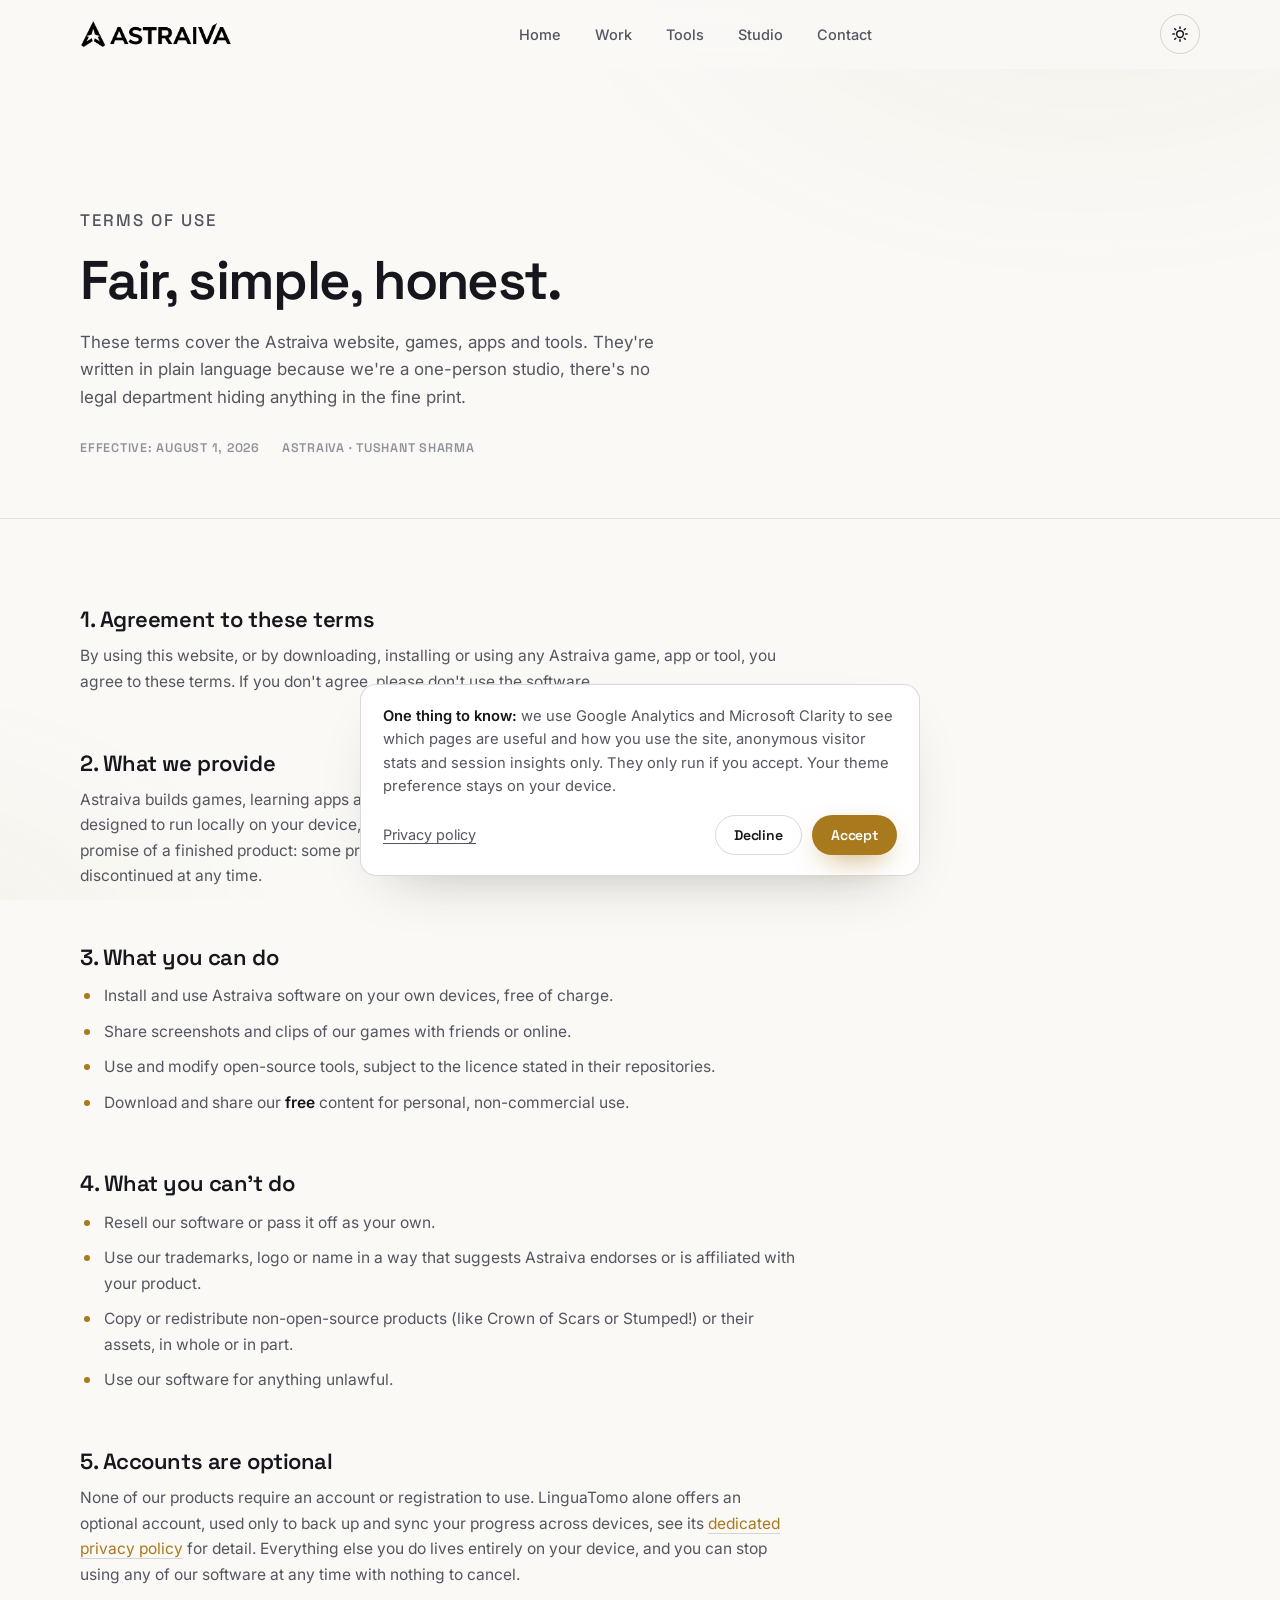
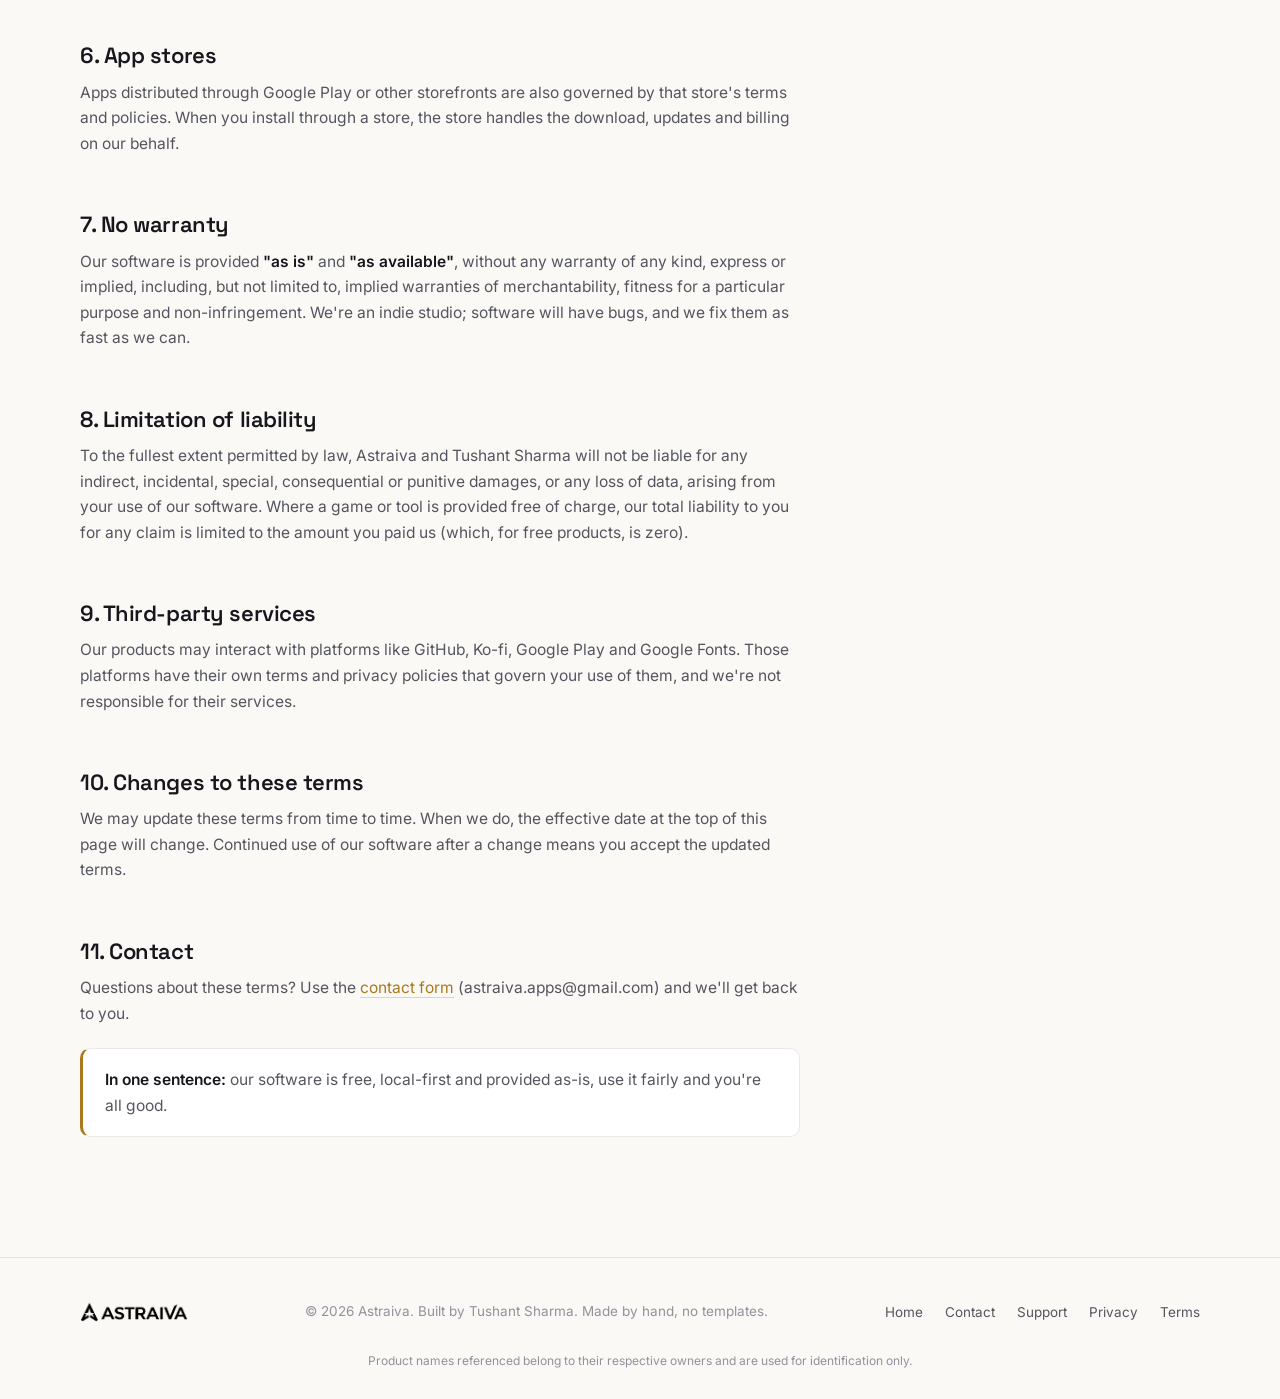
<file: terms.html>
﻿<!DOCTYPE html>
<html lang="en" data-theme="dark">
<head>
  <meta charset="UTF-8">
  <meta name="viewport" content="width=device-width, initial-scale=1.0">
  
  <title>Terms of Use | Astraiva</title>
  <meta name="description" content="The terms for using Astraiva's website, games, apps and tools. Fair, simple and honest, Astraiva software is free, local-first and provided as-is.">
  <meta name="author" content="Astraiva, Tushant Sharma">
  <meta name="robots" content="index, follow">
  <meta name="theme-color" content="#0c0c11">
  <link rel="canonical" href="https://astraiva.app/terms.html">

  <!-- Open Graph -->
  <meta property="og:type" content="website">
  <meta property="og:site_name" content="Astraiva">
  <meta property="og:locale" content="en_US">
  <meta property="og:url" content="https://astraiva.app/terms.html">
  <meta property="og:title" content="Terms of Use | Astraiva">
  <meta property="og:description" content="Fair, simple and honest terms for using Astraiva's free, local-first games, apps and tools.">
  <meta property="og:image" content="https://astraiva.app/assets/img/og-astraiva.png">
  <meta property="og:image:width" content="1200">
  <meta property="og:image:height" content="630">
  <meta property="og:image:type" content="image/png">
  <meta property="og:image:alt" content="Astraiva, games, apps and tools by Tushant Sharma">
  <meta name="twitter:card" content="summary_large_image">
  <meta name="twitter:title" content="Terms of Use | Astraiva">
  <meta name="twitter:description" content="Fair, simple and honest terms for using Astraiva's free, local-first games, apps and tools.">
  <meta name="twitter:image" content="https://astraiva.app/assets/img/og-astraiva.png">
  <meta name="twitter:image:alt" content="Astraiva, games, apps and tools by Tushant Sharma">

  <!-- Structured data -->
  <script type="application/ld+json">
  {
    "@context": "https://schema.org",
    "@type": "WebPage",
    "@id": "https://astraiva.app/terms.html#webpage",
    "name": "Terms of Use | Astraiva",
    "url": "https://astraiva.app/terms.html",
    "isPartOf": { "@id": "https://astraiva.app/#website" },
    "about": {
      "@type": "Organization",
      "@id": "https://astraiva.app/#organization",
      "name": "Astraiva",
      "email": "astraiva.apps@gmail.com"
    }
  }
  </script>
  <script type="application/ld+json">
  {
    "@context": "https://schema.org",
    "@type": "Organization",
    "@id": "https://astraiva.app/#organization",
    "name": "Astraiva",
    "url": "https://astraiva.app/",
    "email": "astraiva.apps@gmail.com",
    "founder": { "@type": "Person", "name": "Tushant Sharma", "url": "https://github.com/Jadax" },
    "sameAs": ["https://github.com/Jadax", "https://ko-fi.com/jadax"]
  }
  </script>

  <link rel="icon" type="image/x-icon" href="favicon.ico">
  <link rel="icon" type="image/png" sizes="32x32" href="favicon-32x32.png">
  <link rel="icon" type="image/png" sizes="16x16" href="favicon-16x16.png">
  <link rel="apple-touch-icon" sizes="180x180" href="apple-touch-icon.png">
  <link rel="icon" type="image/svg+xml" href="favicon.svg">
  <link rel="stylesheet" href="css/fonts.css">
  <link rel="preload" href="assets/fonts/V8mDoQDjQSkFtoMM3T6r8E7mPbF4Cw.woff2" as="font" type="font/woff2" crossorigin>
  <link rel="preload" href="assets/fonts/UcC73FwrK3iLTeHuS_nVMrMxCp50SjIa1ZL7.woff2" as="font" type="font/woff2" crossorigin>
  <link rel="stylesheet" href="css/style.css">
  <script>
    try {
      var t = localStorage.getItem("astraiva-theme");
      if (!t) t = window.matchMedia("(prefers-color-scheme: light)").matches ? "light" : "dark";
      document.documentElement.setAttribute("data-theme", t);
    } catch (e) {}
  </script>
  <script src="js/consent.js" defer></script>
</head>
<body>

  <a class="skip-link" href="#content">Skip to content</a>

  <header class="site-header" id="top">
    <nav class="nav container" aria-label="Primary">
      <a class="brand" href="index.html" aria-label="Astraiva, home">
        <img class="brand-logo" src="assets/img/astraiva-logo-black.png" alt="Astraiva" width="164" height="30">
      </a>

      <ul class="nav-links" id="nav-links">
        <li><a href="index.html#top">Home</a></li>
        <li><a href="index.html#work">Work</a></li>
        <li><a href="index.html#tools">Tools</a></li>
        <li><a href="index.html#studio">Studio</a></li>
        <li><a href="index.html#contact">Contact</a></li>
      </ul>

      <div class="nav-actions">
        <button class="theme-toggle" id="theme-toggle" type="button" aria-label="Toggle theme" aria-pressed="false">
          <svg class="icon-sun" viewBox="0 0 24 24" fill="none" stroke="currentColor" stroke-width="2" stroke-linecap="round" aria-hidden="true">
            <circle cx="12" cy="12" r="4.5"/>
            <path d="M12 2.5v2M12 19.5v2M2.5 12h2M19.5 12h2M5 5l1.4 1.4M17.6 17.6L19 19M19 5l-1.4 1.4M6.4 17.6L5 19"/>
          </svg>
          <svg class="icon-moon" viewBox="0 0 24 24" fill="none" stroke="currentColor" stroke-width="2" stroke-linecap="round" stroke-linejoin="round" aria-hidden="true">
            <path d="M20 13.5A8 8 0 0 1 10.5 4 7.5 7.5 0 1 0 20 13.5Z"/>
          </svg>
        </button>
        <button class="menu-toggle" id="menu-toggle" type="button" aria-label="Open menu" aria-expanded="false">
          <span></span><span></span>
        </button>
      </div>
    </nav>
  </header>

  <main id="content">

    <section class="legal-hero">
      <div class="container">
        <div class="legal-hero-inner">
          <p class="section-label">Terms of Use</p>
          <h1>Fair, simple, honest.</h1>
          <p>
            These terms cover the Astraiva website, games, apps and tools. They're written in
            plain language because we're a one-person studio, there's no legal department hiding
            anything in the fine print.
          </p>
          <div class="legal-meta">
            <span>Effective: August 1, 2026</span>
            <span>Astraiva · Tushant Sharma</span>
          </div>
        </div>
      </div>
    </section>

    <section class="legal-body">
      <div class="container">
        <div class="legal-prose">

          <h2 id="agreement">1. Agreement to these terms</h2>
          <p>
            By using this website, or by downloading, installing or using any Astraiva game, app
            or tool, you agree to these terms. If you don't agree, please don't use the software.
          </p>

          <h2 id="what-we-provide">2. What we provide</h2>
          <p>
            Astraiva builds games, learning apps and practical tools. All of our products are
            currently <strong>free</strong>, designed to run locally on your device, and built
            with your privacy in mind. Nothing here is a promise of a finished product: some
            products are in development and may change or be discontinued at any time.
          </p>

          <h2 id="license">3. What you can do</h2>
          <ul>
            <li>Install and use Astraiva software on your own devices, free of charge.</li>
            <li>Share screenshots and clips of our games with friends or online.</li>
            <li>Use and modify open-source tools, subject to the licence stated in their repositories.</li>
            <li>Download and share our <strong>free</strong> content for personal, non-commercial use.</li>
          </ul>

          <h2 id="what-you-cant-do">4. What you can't do</h2>
          <ul>
            <li>Resell our software or pass it off as your own.</li>
            <li>Use our trademarks, logo or name in a way that suggests Astraiva endorses or is affiliated with your product.</li>
            <li>Copy or redistribute non-open-source products (like Crown of Scars or Stumped!) or their assets, in whole or in part.</li>
            <li>Use our software for anything unlawful.</li>
          </ul>

          <h2 id="accounts">5. Accounts are optional</h2>
          <p>
            None of our products require an account or registration to use. LinguaTomo alone
            offers an optional account, used only to back up and sync your progress across
            devices, see its <a href="privacy/linguatomo.html">dedicated privacy policy</a> for
            detail. Everything else you do lives entirely on your device, and you can stop using
            any of our software at any time with nothing to cancel.
          </p>

          <h2 id="app-stores">6. App stores</h2>
          <p>
            Apps distributed through Google Play or other storefronts are also governed by that
            store's terms and policies. When you install through a store, the store handles the
            download, updates and billing on our behalf.
          </p>

          <h2 id="no-warranty">7. No warranty</h2>
          <p>
            Our software is provided <strong>"as is"</strong> and <strong>"as available"</strong>,
            without any warranty of any kind, express or implied, including, but not limited to,
            implied warranties of merchantability, fitness for a particular purpose and
            non-infringement. We're an indie studio; software will have bugs, and we fix them as
            fast as we can.
          </p>

          <h2 id="liability">8. Limitation of liability</h2>
          <p>
            To the fullest extent permitted by law, Astraiva and Tushant Sharma will not be
            liable for any indirect, incidental, special, consequential or punitive damages, or
            any loss of data, arising from your use of our software. Where a game or tool is
            provided free of charge, our total liability to you for any claim is limited to the
            amount you paid us (which, for free products, is zero).
          </p>

          <h2 id="third-parties">9. Third-party services</h2>
          <p>
            Our products may interact with platforms like GitHub, Ko-fi, Google Play and Google
            Fonts. Those platforms have their own terms and privacy policies that govern your use
            of them, and we're not responsible for their services.
          </p>

          <h2 id="changes">10. Changes to these terms</h2>
          <p>
            We may update these terms from time to time. When we do, the effective date at the top
            of this page will change. Continued use of our software after a change means you accept
            the updated terms.
          </p>

          <h2 id="contact">11. Contact</h2>
          <p>
            Questions about these terms? Use the
            <a href="contact.html">contact form</a> (astraiva.apps@gmail.com) and we'll get
            back to you.
          </p>

          <div class="legal-callout">
            <p><strong>In one sentence:</strong> our software is free, local-first and provided as-is, use it fairly and you're all good.</p>
          </div>

        </div>
      </div>
    </section>

  </main>

  <footer class="site-footer">
    <div class="container footer-inner">
      <div class="footer-brand">
        <img class="brand-logo brand-logo-sm" src="assets/img/astraiva-logo-black.png" alt="Astraiva" width="120" height="22">
      </div>
      <p class="footer-copy">© <span id="year">2026</span> Astraiva. Built by Tushant Sharma. Made by hand, no templates.</p>
      <ul class="footer-links">
        <li><a href="index.html">Home</a></li>
        <li><a href="contact.html">Contact</a></li>
        <li><a href="support.html">Support</a></li>
        <li><a href="privacy.html">Privacy</a></li>
        <li><a href="terms.html">Terms</a></li>
      </ul>
    </div>
    <p class="footer-note">Product names referenced belong to their respective owners and are used for identification only.</p>
  </footer>

  <script src="js/main.js"></script>
</body>
</html>
</file>
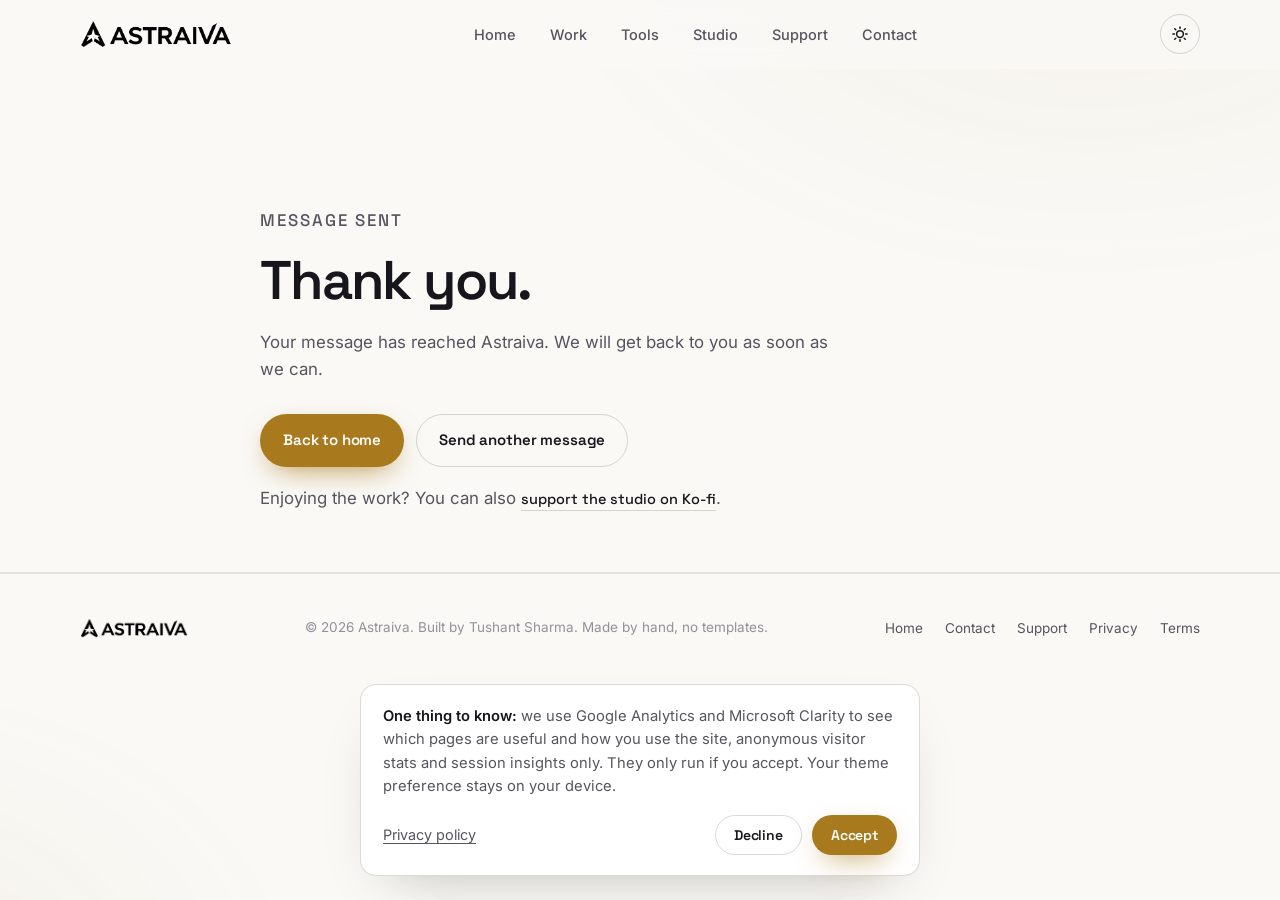
<file: thank-you.html>
<!doctype html>
<html lang="en">
<head>
  <meta charset="utf-8">
  <meta name="viewport" content="width=device-width, initial-scale=1">
  <title>Thank you | Astraiva</title>
  <meta name="description" content="Your message has been sent to Astraiva.">
  <link rel="canonical" href="https://astraiva.app/thank-you.html">
  <meta name="robots" content="noindex,follow">
  <meta name="theme-color" content="#0c0c11">
  <link rel="icon" type="image/x-icon" href="favicon.ico">
  <link rel="icon" type="image/svg+xml" href="favicon.svg">
  <link rel="stylesheet" href="css/fonts.css">
  <link rel="preload" href="assets/fonts/V8mDoQDjQSkFtoMM3T6r8E7mPbF4Cw.woff2" as="font" type="font/woff2" crossorigin>
  <link rel="preload" href="assets/fonts/UcC73FwrK3iLTeHuS_nVMrMxCp50SjIa1ZL7.woff2" as="font" type="font/woff2" crossorigin>
  <link rel="stylesheet" href="css/style.css">
  <script>
    try {
      var t = localStorage.getItem("astraiva-theme");
      if (!t) t = window.matchMedia("(prefers-color-scheme: light)").matches ? "light" : "dark";
      document.documentElement.setAttribute("data-theme", t);
    } catch (e) {}
  </script>
  <script src="js/consent.js" defer></script>
</head>
<body>
  <a class="skip-link" href="#main">Skip to content</a>
  <header class="site-header" id="top">
    <nav class="nav container" aria-label="Primary">
      <a class="brand" href="index.html#top" aria-label="Astraiva, home">
        <img class="brand-logo" src="assets/img/astraiva-logo-black.png" alt="Astraiva" width="164" height="30">
      </a>
      <ul class="nav-links" id="nav-links">
        <li><a href="index.html#top">Home</a></li>
        <li><a href="index.html#work">Work</a></li>
        <li><a href="index.html#tools">Tools</a></li>
        <li><a href="index.html#studio">Studio</a></li>
        <li><a href="support.html">Support</a></li>
        <li><a href="contact.html">Contact</a></li>
      </ul>
      <div class="nav-actions">
        <button class="theme-toggle" id="theme-toggle" type="button" aria-label="Toggle theme" aria-pressed="false">
          <svg class="icon-sun" viewBox="0 0 24 24" fill="none" stroke="currentColor" stroke-width="2" stroke-linecap="round" aria-hidden="true"><circle cx="12" cy="12" r="4.5"/><path d="M12 2.5v2M12 19.5v2M2.5 12h2M19.5 12h2M5 5l1.4 1.4M17.6 17.6L19 19M19 5l-1.4 1.4M6.4 17.6L5 19"/></svg>
          <svg class="icon-moon" viewBox="0 0 24 24" fill="none" stroke="currentColor" stroke-width="2" stroke-linecap="round" aria-hidden="true"><path d="M20.5 15.2A8.5 8.5 0 0 1 8.8 3.5 8.5 8.5 0 1 0 20.5 15.2Z"/></svg>
        </button>
        <button class="menu-toggle" id="menu-toggle" type="button" aria-label="Open menu" aria-expanded="false" aria-controls="nav-links"><span></span><span></span></button>
      </div>
    </nav>
  </header>

  <main id="main">
    <section class="legal-hero section">
      <div class="container legal-hero-inner">
        <p class="section-label">Message sent</p>
        <h1 class="legal-title">Thank you.</h1>
        <p class="legal-intro">Your message has reached Astraiva. We will get back to you as soon as we can.</p>
        <div class="legal-actions">
          <a class="btn btn-primary" href="index.html#top">Back to home</a>
          <a class="btn btn-ghost" href="contact.html">Send another message</a>
        </div>
        <p class="legal-note">Enjoying the work? You can also <a class="text-link" href="https://ko-fi.com/jadax" target="_blank" rel="noopener">support the studio on Ko-fi</a>.</p>
      </div>
    </section>
  </main>

  <footer class="site-footer">
    <div class="container footer-inner">
      <div class="footer-brand"><img class="brand-logo brand-logo-sm" src="assets/img/astraiva-logo-black.png" alt="Astraiva" width="120" height="22"></div>
      <p class="footer-copy">© <span id="year">2026</span> Astraiva. Built by Tushant Sharma. Made by hand, no templates.</p>
      <ul class="footer-links">
        <li><a href="index.html">Home</a></li><li><a href="contact.html">Contact</a></li><li><a href="support.html">Support</a></li><li><a href="privacy.html">Privacy</a></li><li><a href="terms.html">Terms</a></li>
      </ul>
    </div>
  </footer>
  <script src="js/main.js"></script>
</body>
</html>
</file>
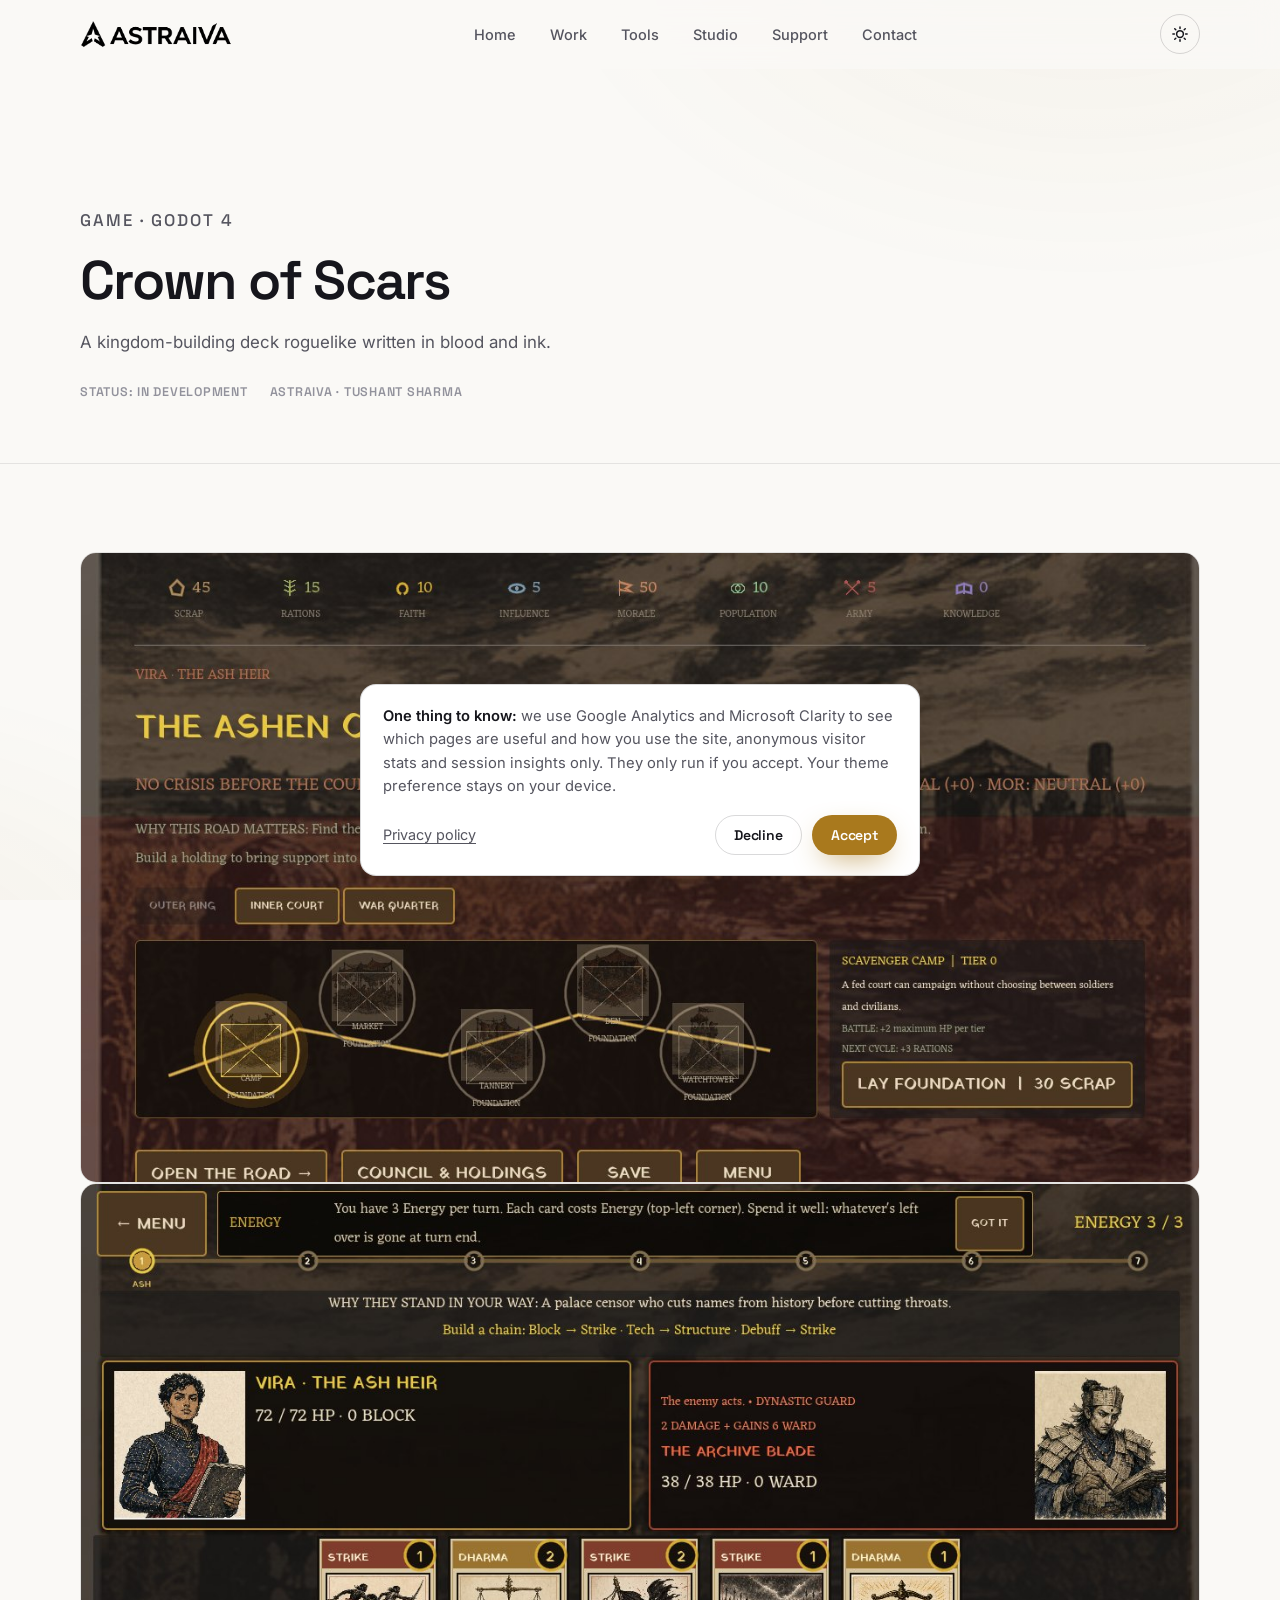
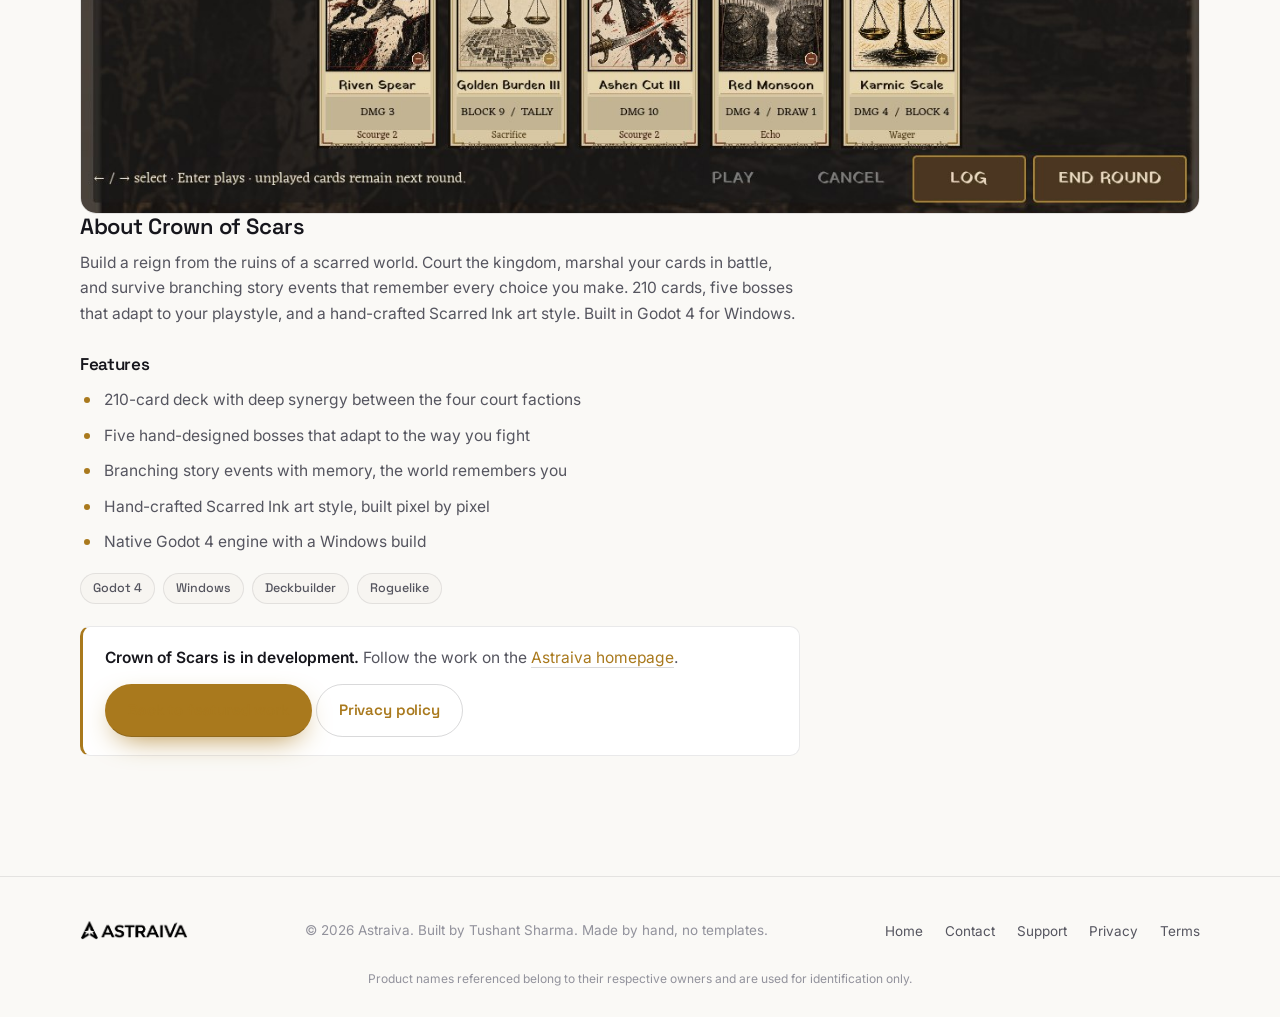
<file: apps/crown-of-scars.html>
﻿<!DOCTYPE html>
<html lang="en" data-theme="dark">
<head>
  <meta charset="UTF-8">
  <meta name="viewport" content="width=device-width, initial-scale=1.0">
  
  <title>Crown of Scars, Kingdom-Building Deck Roguelike | Astraiva</title>
  <meta name="description" content="Crown of Scars is a kingdom-building deck roguelike written in blood and ink. 210 cards, five adaptive bosses and branching story events with memory. In development in Godot 4.">
  <meta name="author" content="Astraiva, Tushant Sharma">
  <meta name="robots" content="index, follow">
  <meta name="theme-color" content="#0c0c11">
  <link rel="canonical" href="https://astraiva.app/apps/crown-of-scars.html">
  <link rel="preload" href="../assets/fonts/V8mDoQDjQSkFtoMM3T6r8E7mPbF4Cw.woff2" as="font" type="font/woff2" crossorigin>
  <link rel="preload" href="../assets/fonts/UcC73FwrK3iLTeHuS_nVMrMxCp50SjIa1ZL7.woff2" as="font" type="font/woff2" crossorigin>

  <!-- Open Graph -->
  <meta property="og:type" content="website">
  <meta property="og:site_name" content="Astraiva">
  <meta property="og:locale" content="en_US">
  <meta property="og:url" content="https://astraiva.app/apps/crown-of-scars.html">
  <meta property="og:title" content="Crown of Scars, Kingdom-Building Deck Roguelike | Astraiva">
  <meta property="og:description" content="Build a reign from the ruins of a scarred world. 210 cards, five adaptive bosses and branching story events that remember you. In development in Godot 4.">
  <meta property="og:image" content="https://astraiva.app/assets/img/crown-of-scars-battle.jpg">
  <meta property="og:image:width" content="1280">
  <meta property="og:image:height" content="720">
  <meta property="og:image:type" content="image/jpeg">
  <meta property="og:image:alt" content="Crown of Scars, battle scene in the Scarred Ink art style">
  <meta name="twitter:card" content="summary_large_image">
  <meta name="twitter:title" content="Crown of Scars, Kingdom-Building Deck Roguelike | Astraiva">
  <meta name="twitter:description" content="Build a reign from the ruins of a scarred world. 210 cards, five adaptive bosses and branching story events that remember you. In development in Godot 4.">
  <meta name="twitter:image" content="https://astraiva.app/assets/img/crown-of-scars-battle.jpg">
  <meta name="twitter:image:alt" content="Crown of Scars, battle scene in the Scarred Ink art style">

  <!-- Structured data -->
  <script type="application/ld+json">
  {
    "@context": "https://schema.org",
    "@type": "SoftwareApplication",
    "@id": "https://astraiva.app/apps/crown-of-scars.html#software",
    "name": "Crown of Scars",
    "url": "https://astraiva.app/apps/crown-of-scars.html",
    "applicationCategory": "GameApplication",
    "operatingSystem": "Windows",
    "description": "A kingdom-building deck roguelike with 210 cards, five bosses and branching story events that remember how you fight. In development in Godot 4.",
    "publisher": { "@id": "https://astraiva.app/#organization" },
    "breadcrumb": { "@id": "https://astraiva.app/apps/crown-of-scars.html#breadcrumb" }
  }
  </script>
  <script type="application/ld+json">
  {
    "@context": "https://schema.org",
    "@type": "BreadcrumbList",
    "@id": "https://astraiva.app/apps/crown-of-scars.html#breadcrumb",
    "itemListElement": [
      { "@type": "ListItem", "position": 1, "name": "Astraiva", "item": "https://astraiva.app/" },
      { "@type": "ListItem", "position": 2, "name": "Crown of Scars" }
    ]
  }
  </script>
  <script type="application/ld+json">
  {
    "@context": "https://schema.org",
    "@type": "Organization",
    "@id": "https://astraiva.app/#organization",
    "name": "Astraiva",
    "url": "https://astraiva.app/",
    "email": "astraiva.apps@gmail.com",
    "founder": { "@type": "Person", "name": "Tushant Sharma", "url": "https://github.com/Jadax" },
    "sameAs": ["https://github.com/Jadax", "https://ko-fi.com/jadax"]
  }
  </script>

  <link rel="icon" type="image/x-icon" href="../favicon.ico">
  <link rel="icon" type="image/png" sizes="32x32" href="../favicon-32x32.png">
  <link rel="icon" type="image/png" sizes="16x16" href="../favicon-16x16.png">
  <link rel="apple-touch-icon" sizes="180x180" href="../apple-touch-icon.png">
  <link rel="icon" type="image/svg+xml" href="../favicon.svg">
  <link rel="stylesheet" href="../css/fonts.css">
  <link rel="stylesheet" href="../css/style.css">
  <script>
    try {
      var t = localStorage.getItem("astraiva-theme");
      if (!t) t = window.matchMedia("(prefers-color-scheme: light)").matches ? "light" : "dark";
      document.documentElement.setAttribute("data-theme", t);
    } catch (e) {}
  </script>
  <script src="../js/consent.js" defer></script>
</head>
<body>

  <a class="skip-link" href="#content">Skip to content</a>

  <header class="site-header" id="top">
    <nav class="nav container" aria-label="Primary">
      <a class="brand" href="../index.html" aria-label="Astraiva, home">
        <img class="brand-logo" src="../assets/img/astraiva-logo-black.png" alt="Astraiva" width="164" height="30">
      </a>

      <ul class="nav-links" id="nav-links">
        <li><a href="../index.html#top">Home</a></li>
        <li><a href="../index.html#work">Work</a></li>
        <li><a href="../index.html#tools">Tools</a></li>
        <li><a href="../index.html#studio">Studio</a></li>
        <li><a href="../support.html">Support</a></li>
        <li><a href="../index.html#contact">Contact</a></li>
      </ul>

      <div class="nav-actions">
        <button class="theme-toggle" id="theme-toggle" type="button" aria-label="Toggle theme" aria-pressed="false">
          <svg class="icon-sun" viewBox="0 0 24 24" fill="none" stroke="currentColor" stroke-width="2" stroke-linecap="round" aria-hidden="true">
            <circle cx="12" cy="12" r="4.5"/>
            <path d="M12 2.5v2M12 19.5v2M2.5 12h2M19.5 12h2M5 5l1.4 1.4M17.6 17.6L19 19M19 5l-1.4 1.4M6.4 17.6L5 19"/>
          </svg>
          <svg class="icon-moon" viewBox="0 0 24 24" fill="none" stroke="currentColor" stroke-width="2" stroke-linecap="round" stroke-linejoin="round" aria-hidden="true">
            <path d="M20 13.5A8 8 0 0 1 10.5 4 7.5 7.5 0 1 0 20 13.5Z"/>
          </svg>
        </button>
        <button class="menu-toggle" id="menu-toggle" type="button" aria-label="Open menu" aria-expanded="false">
          <span></span><span></span>
        </button>
      </div>
    </nav>
  </header>

  <main id="content">

    <section class="legal-hero">
      <div class="container">
        <div class="legal-hero-inner">
          <p class="section-label">Game · Godot 4</p>
          <h1>Crown of Scars</h1>
          <p>A kingdom-building deck roguelike written in blood and ink.</p>
          <div class="legal-meta">
            <span>Status: In development</span>
            <span>Astraiva · Tushant Sharma</span>
          </div>
        </div>
      </div>
    </section>

    <section class="legal-body">
      <div class="container">

        <figure class="qm-shot">
          <img src="../assets/img/crown-of-scars.jpg" alt="Crown of Scars, a dark kingdom-building deck roguelike" width="1280" height="720" loading="eager">
        </figure>
        <figure class="qm-shot">
          <img src="../assets/img/crown-of-scars-battle.jpg" alt="Crown of Scars, a battle in the Scarred Ink art style" width="1280" height="720" loading="lazy">
        </figure>

        <div class="legal-prose">

          <h2>About Crown of Scars</h2>
          <p>
            Build a reign from the ruins of a scarred world. Court the kingdom, marshal your cards
            in battle, and survive branching story events that remember every choice you make.
            210 cards, five bosses that adapt to your playstyle, and a hand-crafted Scarred Ink
            art style. Built in Godot 4 for Windows.
          </p>

          <h3>Features</h3>
          <ul class="qm-features">
            <li>210-card deck with deep synergy between the four court factions</li>
            <li>Five hand-designed bosses that adapt to the way you fight</li>
            <li>Branching story events with memory, the world remembers you</li>
            <li>Hand-crafted Scarred Ink art style, built pixel by pixel</li>
            <li>Native Godot 4 engine with a Windows build</li>
          </ul>

          <div class="chips">
            <span class="chip">Godot 4</span>
            <span class="chip">Windows</span>
            <span class="chip">Deckbuilder</span>
            <span class="chip">Roguelike</span>
          </div>

          <div class="legal-callout">
            <p>
              <strong>Crown of Scars is in development.</strong> Follow the work on the
              <a href="../index.html#work">Astraiva homepage</a>.
            </p>
            <p style="margin-top: 14px;">
              <a class="btn btn-primary" href="../index.html#work">Back to featured work</a>
              <a class="btn btn-ghost" href="../privacy/crown-of-scars.html">Privacy policy</a>
            </p>
          </div>

        </div>
      </div>
    </section>

  </main>

  <footer class="site-footer">
    <div class="container footer-inner">
      <div class="footer-brand">
        <img class="brand-logo brand-logo-sm" src="../assets/img/astraiva-logo-black.png" alt="Astraiva" width="120" height="22">
      </div>
      <p class="footer-copy">© <span id="year">2026</span> Astraiva. Built by Tushant Sharma. Made by hand, no templates.</p>
      <ul class="footer-links">
        <li><a href="../index.html">Home</a></li>
        <li><a href="../contact.html">Contact</a></li>
        <li><a href="../support.html">Support</a></li>
        <li><a href="../privacy.html">Privacy</a></li>
        <li><a href="../terms.html">Terms</a></li>
      </ul>
    </div>
    <p class="footer-note">Product names referenced belong to their respective owners and are used for identification only.</p>
  </footer>

  <script src="../js/main.js"></script>
</body>
</html>
</file>
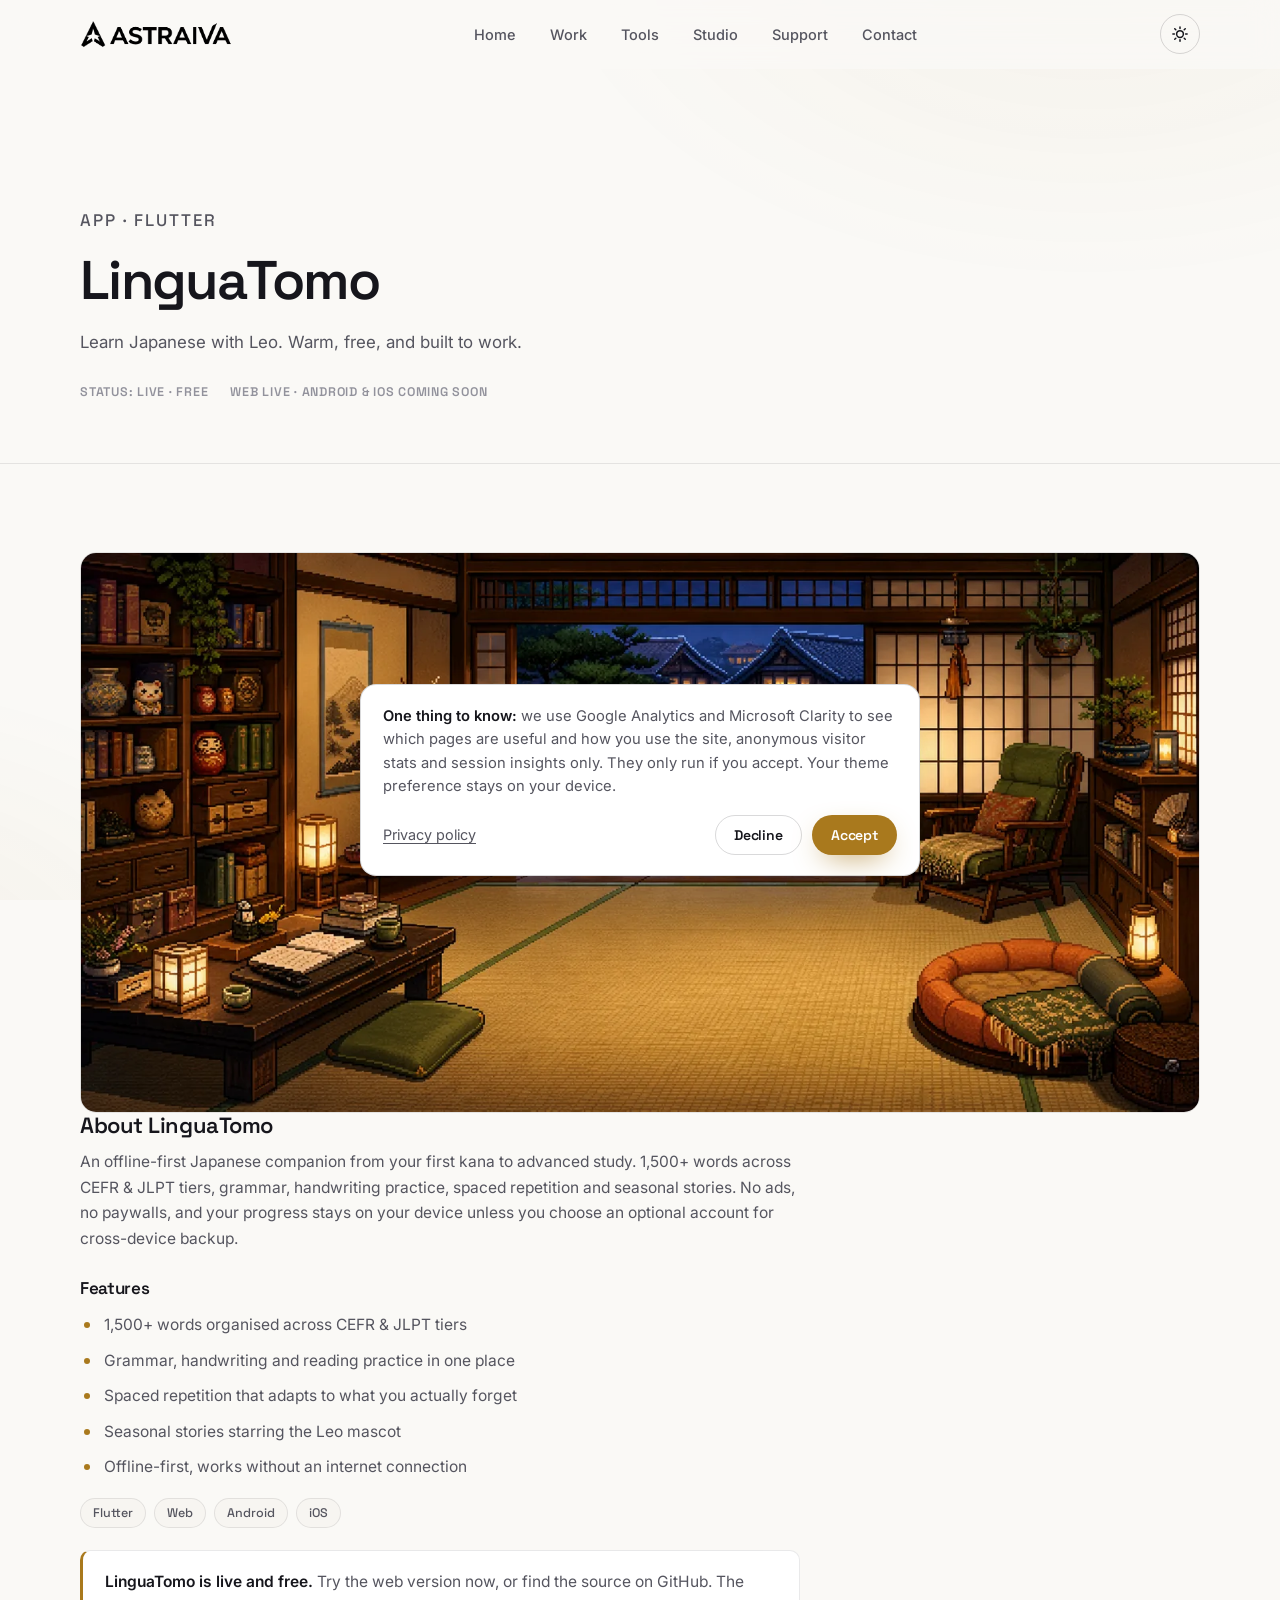
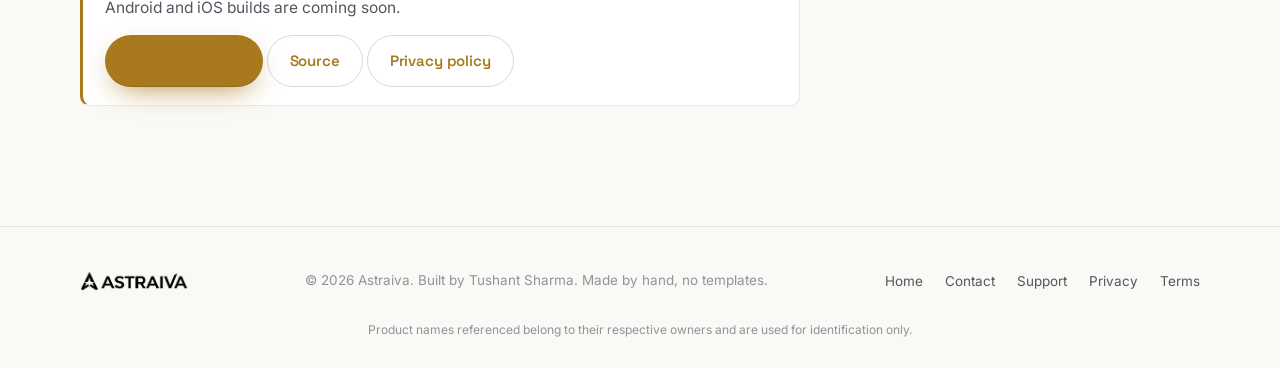
<file: apps/linguatomo.html>
﻿<!DOCTYPE html>
<html lang="en" data-theme="dark">
<head>
  <meta charset="UTF-8">
  <meta name="viewport" content="width=device-width, initial-scale=1.0">
  
  <title>LinguaTomo, Learn Japanese with Leo | Astraiva</title>
  <meta name="description" content="LinguaTomo is a free, offline-first Japanese learning app with 1,500+ words across CEFR and JLPT tiers, grammar, handwriting practice and spaced repetition. No ads, no paywalls.">
  <meta name="author" content="Astraiva, Tushant Sharma">
  <meta name="robots" content="index, follow">
  <meta name="theme-color" content="#0c0c11">
  <link rel="canonical" href="https://astraiva.app/apps/linguatomo.html">
  <link rel="preload" href="../assets/fonts/V8mDoQDjQSkFtoMM3T6r8E7mPbF4Cw.woff2" as="font" type="font/woff2" crossorigin>
  <link rel="preload" href="../assets/fonts/UcC73FwrK3iLTeHuS_nVMrMxCp50SjIa1ZL7.woff2" as="font" type="font/woff2" crossorigin>

  <!-- Open Graph -->
  <meta property="og:type" content="website">
  <meta property="og:site_name" content="Astraiva">
  <meta property="og:locale" content="en_US">
  <meta property="og:url" content="https://astraiva.app/apps/linguatomo.html">
  <meta property="og:title" content="LinguaTomo, Learn Japanese with Leo | Astraiva">
  <meta property="og:description" content="A warm, free Japanese learning app built to work. 1,500+ words, grammar, handwriting and spaced repetition. Offline-first, no ads, no paywalls.">
  <meta property="og:image" content="https://astraiva.app/assets/img/linguatomo-art.webp">
  <meta property="og:image:width" content="1280">
  <meta property="og:image:height" content="720">
  <meta property="og:image:type" content="image/webp">
  <meta property="og:image:alt" content="LinguaTomo, learn Japanese with Leo">
  <meta name="twitter:card" content="summary_large_image">
  <meta name="twitter:title" content="LinguaTomo, Learn Japanese with Leo | Astraiva">
  <meta name="twitter:description" content="A warm, free Japanese learning app built to work. 1,500+ words, grammar, handwriting and spaced repetition. Offline-first, no ads, no paywalls.">
  <meta name="twitter:image" content="https://astraiva.app/assets/img/linguatomo-art.webp">
  <meta name="twitter:image:alt" content="LinguaTomo, learn Japanese with Leo">

  <!-- Structured data -->
  <script type="application/ld+json">
  {
    "@context": "https://schema.org",
    "@type": "SoftwareApplication",
    "@id": "https://astraiva.app/apps/linguatomo.html#software",
    "name": "LinguaTomo",
    "url": "https://astraiva.app/apps/linguatomo.html",
    "applicationCategory": "EducationalApplication",
    "operatingSystem": "Web",
    "description": "A free, offline-first Japanese learning app with 1,500+ words across CEFR and JLPT tiers, grammar, handwriting and spaced repetition.",
    "publisher": { "@id": "https://astraiva.app/#organization" },
    "offers": { "@type": "Offer", "price": "0", "priceCurrency": "USD", "availability": "https://schema.org/InStock" },
    "breadcrumb": { "@id": "https://astraiva.app/apps/linguatomo.html#breadcrumb" }
  }
  </script>
  <script type="application/ld+json">
  {
    "@context": "https://schema.org",
    "@type": "BreadcrumbList",
    "@id": "https://astraiva.app/apps/linguatomo.html#breadcrumb",
    "itemListElement": [
      { "@type": "ListItem", "position": 1, "name": "Astraiva", "item": "https://astraiva.app/" },
      { "@type": "ListItem", "position": 2, "name": "LinguaTomo" }
    ]
  }
  </script>
  <script type="application/ld+json">
  {
    "@context": "https://schema.org",
    "@type": "Organization",
    "@id": "https://astraiva.app/#organization",
    "name": "Astraiva",
    "url": "https://astraiva.app/",
    "email": "astraiva.apps@gmail.com",
    "founder": { "@type": "Person", "name": "Tushant Sharma", "url": "https://github.com/Jadax" },
    "sameAs": ["https://github.com/Jadax", "https://ko-fi.com/jadax"]
  }
  </script>

  <link rel="icon" type="image/x-icon" href="../favicon.ico">
  <link rel="icon" type="image/png" sizes="32x32" href="../favicon-32x32.png">
  <link rel="icon" type="image/png" sizes="16x16" href="../favicon-16x16.png">
  <link rel="apple-touch-icon" sizes="180x180" href="../apple-touch-icon.png">
  <link rel="icon" type="image/svg+xml" href="../favicon.svg">
  <link rel="stylesheet" href="../css/fonts.css">
  <link rel="stylesheet" href="../css/style.css">
  <script>
    try {
      var t = localStorage.getItem("astraiva-theme");
      if (!t) t = window.matchMedia("(prefers-color-scheme: light)").matches ? "light" : "dark";
      document.documentElement.setAttribute("data-theme", t);
    } catch (e) {}
  </script>
  <script src="../js/consent.js" defer></script>
</head>
<body>

  <a class="skip-link" href="#content">Skip to content</a>

  <header class="site-header" id="top">
    <nav class="nav container" aria-label="Primary">
      <a class="brand" href="../index.html" aria-label="Astraiva, home">
        <img class="brand-logo" src="../assets/img/astraiva-logo-black.png" alt="Astraiva" width="164" height="30">
      </a>

      <ul class="nav-links" id="nav-links">
        <li><a href="../index.html#top">Home</a></li>
        <li><a href="../index.html#work">Work</a></li>
        <li><a href="../index.html#tools">Tools</a></li>
        <li><a href="../index.html#studio">Studio</a></li>
        <li><a href="../support.html">Support</a></li>
        <li><a href="../index.html#contact">Contact</a></li>
      </ul>

      <div class="nav-actions">
        <button class="theme-toggle" id="theme-toggle" type="button" aria-label="Toggle theme" aria-pressed="false">
          <svg class="icon-sun" viewBox="0 0 24 24" fill="none" stroke="currentColor" stroke-width="2" stroke-linecap="round" aria-hidden="true">
            <circle cx="12" cy="12" r="4.5"/>
            <path d="M12 2.5v2M12 19.5v2M2.5 12h2M19.5 12h2M5 5l1.4 1.4M17.6 17.6L19 19M19 5l-1.4 1.4M6.4 17.6L5 19"/>
          </svg>
          <svg class="icon-moon" viewBox="0 0 24 24" fill="none" stroke="currentColor" stroke-width="2" stroke-linecap="round" stroke-linejoin="round" aria-hidden="true">
            <path d="M20 13.5A8 8 0 0 1 10.5 4 7.5 7.5 0 1 0 20 13.5Z"/>
          </svg>
        </button>
        <button class="menu-toggle" id="menu-toggle" type="button" aria-label="Open menu" aria-expanded="false">
          <span></span><span></span>
        </button>
      </div>
    </nav>
  </header>

  <main id="content">

    <section class="legal-hero">
      <div class="container">
        <div class="legal-hero-inner">
          <p class="section-label">App · Flutter</p>
          <h1>LinguaTomo</h1>
          <p>Learn Japanese with Leo. Warm, free, and built to work.</p>
          <div class="legal-meta">
            <span>Status: Live · Free</span>
            <span>Web live · Android &amp; iOS coming soon</span>
          </div>
        </div>
      </div>
    </section>

    <section class="legal-body">
      <div class="container">

        <figure class="qm-shot">
          <img src="../assets/img/linguatomo-art.webp" alt="LinguaTomo, learn Japanese with Leo" width="1280" height="720" loading="eager">
        </figure>

        <div class="legal-prose">

          <h2>About LinguaTomo</h2>
          <p>
            An offline-first Japanese companion from your first kana to advanced study. 1,500+
            words across CEFR &amp; JLPT tiers, grammar, handwriting practice, spaced repetition
            and seasonal stories. No ads, no paywalls, and your progress stays on your device
            unless you choose an optional account for cross-device backup.
          </p>

          <h3>Features</h3>
          <ul class="qm-features">
            <li>1,500+ words organised across CEFR &amp; JLPT tiers</li>
            <li>Grammar, handwriting and reading practice in one place</li>
            <li>Spaced repetition that adapts to what you actually forget</li>
            <li>Seasonal stories starring the Leo mascot</li>
            <li>Offline-first, works without an internet connection</li>
          </ul>

          <div class="chips">
            <span class="chip">Flutter</span>
            <span class="chip">Web</span>
            <span class="chip">Android</span>
            <span class="chip">iOS</span>
          </div>

          <div class="legal-callout">
            <p>
              <strong>LinguaTomo is live and free.</strong> Try the web version now, or find the
              source on GitHub. The Android and iOS builds are coming soon.
            </p>
            <p style="margin-top: 14px;">
              <a class="btn btn-primary" href="https://jadax.github.io/LinguaTomo-Web/" target="_blank" rel="noopener">Try the live app</a>
              <a class="btn btn-ghost" href="https://github.com/Jadax/LinguaTomo" target="_blank" rel="noopener">Source</a>
              <a class="btn btn-ghost" href="../privacy/linguatomo.html">Privacy policy</a>
            </p>
          </div>

        </div>
      </div>
    </section>

  </main>

  <footer class="site-footer">
    <div class="container footer-inner">
      <div class="footer-brand">
        <img class="brand-logo brand-logo-sm" src="../assets/img/astraiva-logo-black.png" alt="Astraiva" width="120" height="22">
      </div>
      <p class="footer-copy">© <span id="year">2026</span> Astraiva. Built by Tushant Sharma. Made by hand, no templates.</p>
      <ul class="footer-links">
        <li><a href="../index.html">Home</a></li>
        <li><a href="../contact.html">Contact</a></li>
        <li><a href="../support.html">Support</a></li>
        <li><a href="../privacy.html">Privacy</a></li>
        <li><a href="../terms.html">Terms</a></li>
      </ul>
    </div>
    <p class="footer-note">Product names referenced belong to their respective owners and are used for identification only.</p>
  </footer>

  <script src="../js/main.js"></script>
</body>
</html>
</file>
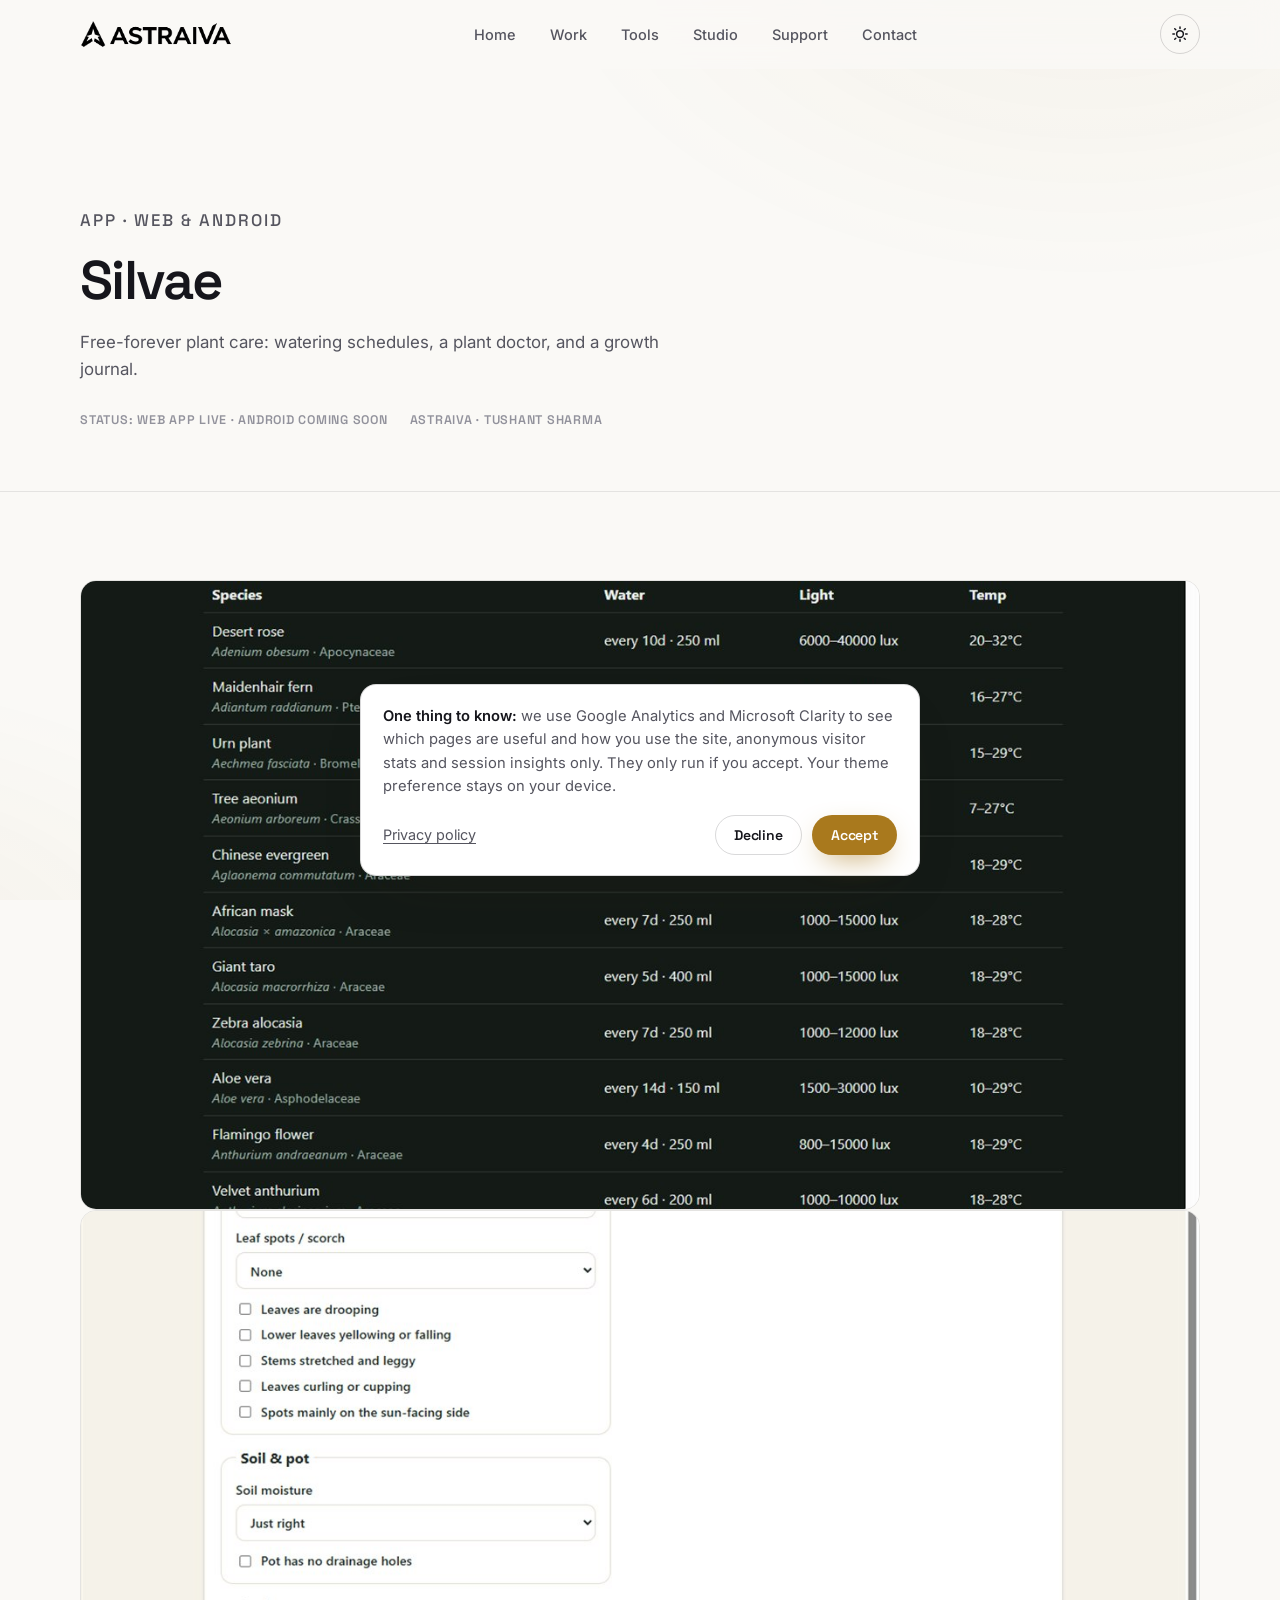
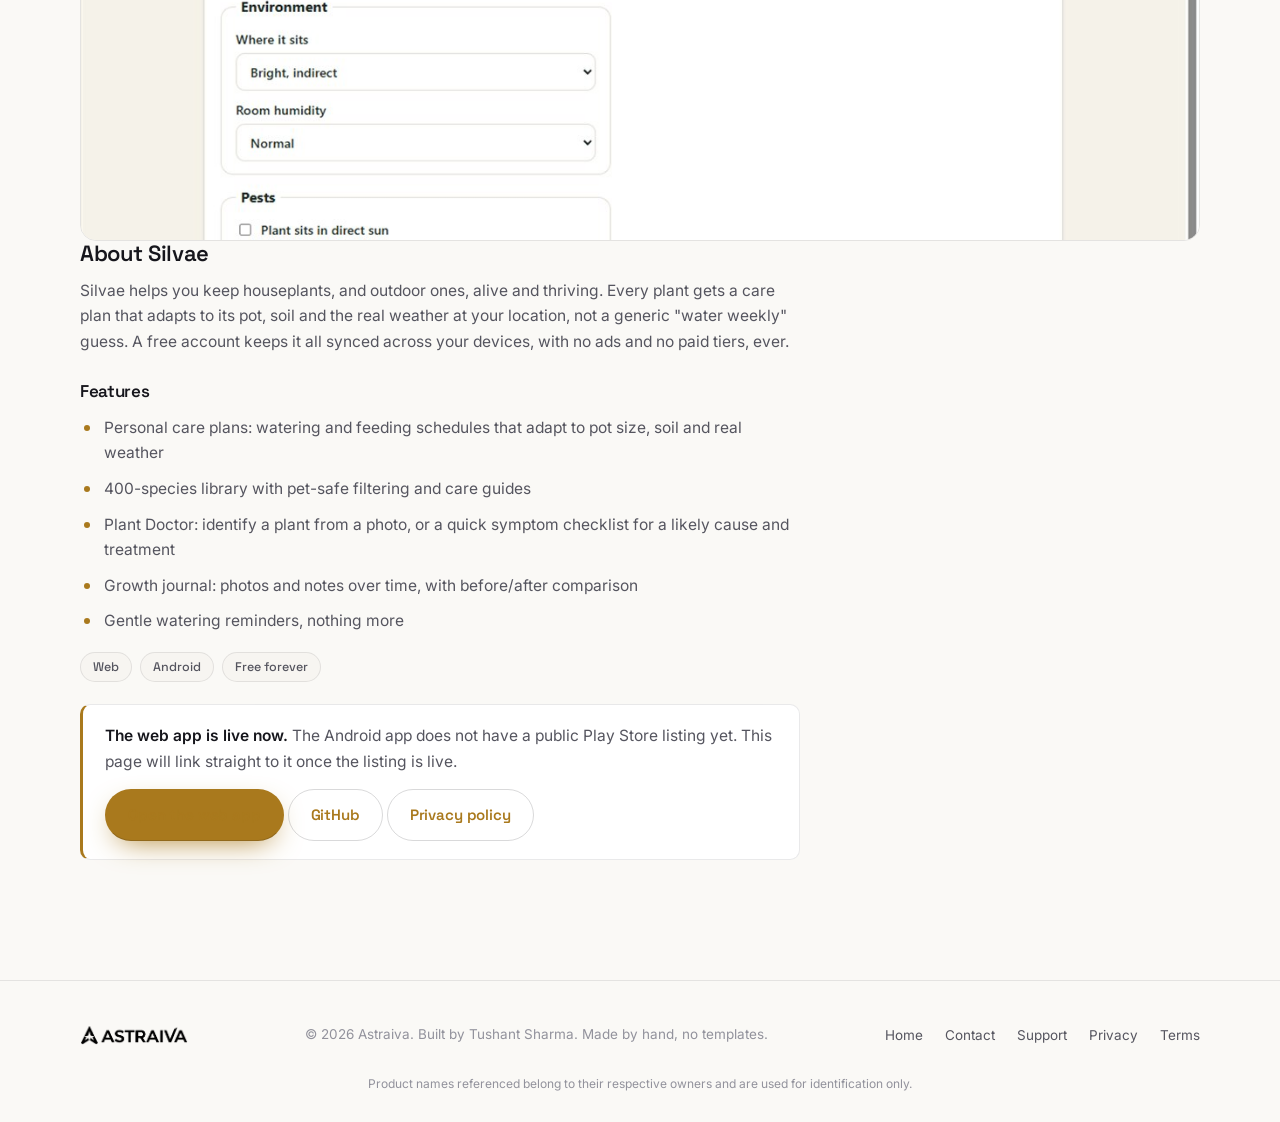
<file: apps/silvae.html>
<!DOCTYPE html>
<html lang="en" data-theme="dark">
<head>
  <meta charset="UTF-8">
  <meta name="viewport" content="width=device-width, initial-scale=1.0">

  <title>Silvae, Free Plant Care App | Astraiva</title>
  <meta name="description" content="Silvae is a free-forever plant care app: watering and feeding schedules, a 400-species library, photo-based plant identification and disease diagnosis, and a growth journal. Web app live now, Android coming soon.">
  <meta name="author" content="Astraiva, Tushant Sharma">
  <meta name="robots" content="index, follow">
  <meta name="theme-color" content="#0c0c11">
  <link rel="canonical" href="https://astraiva.app/apps/silvae.html">
  <link rel="preload" href="../assets/fonts/V8mDoQDjQSkFtoMM3T6r8E7mPbF4Cw.woff2" as="font" type="font/woff2" crossorigin>
  <link rel="preload" href="../assets/fonts/UcC73FwrK3iLTeHuS_nVMrMxCp50SjIa1ZL7.woff2" as="font" type="font/woff2" crossorigin>

  <!-- Open Graph -->
  <meta property="og:type" content="website">
  <meta property="og:site_name" content="Astraiva">
  <meta property="og:locale" content="en_US">
  <meta property="og:url" content="https://astraiva.app/apps/silvae.html">
  <meta property="og:title" content="Silvae, Free Plant Care App | Astraiva">
  <meta property="og:description" content="Watering and feeding schedules, a 400-species library, photo-based identification and disease diagnosis, and a growth journal. Free forever, no ads, no paid tiers.">
  <meta property="og:image" content="https://astraiva.app/assets/img/silvae-discover.jpg">
  <meta property="og:image:width" content="1280">
  <meta property="og:image:height" content="720">
  <meta property="og:image:type" content="image/jpeg">
  <meta property="og:image:alt" content="Silvae, discovering and identifying a plant">
  <meta name="twitter:card" content="summary_large_image">
  <meta name="twitter:title" content="Silvae, Free Plant Care App | Astraiva">
  <meta name="twitter:description" content="Watering and feeding schedules, a 400-species library, photo-based identification and disease diagnosis, and a growth journal. Free forever, no ads, no paid tiers.">
  <meta name="twitter:image" content="https://astraiva.app/assets/img/silvae-discover.jpg">
  <meta name="twitter:image:alt" content="Silvae, discovering and identifying a plant">

  <!-- Structured data -->
  <script type="application/ld+json">
  {
    "@context": "https://schema.org",
    "@type": "SoftwareApplication",
    "@id": "https://astraiva.app/apps/silvae.html#software",
    "name": "Silvae",
    "url": "https://astraiva.app/apps/silvae.html",
    "applicationCategory": "LifestyleApplication",
    "operatingSystem": "Web, Android",
    "description": "A free-forever plant care app: personalized watering and feeding schedules, a 400-species library, photo-based plant identification and disease diagnosis, and a growth journal.",
    "offers": { "@type": "Offer", "price": "0", "priceCurrency": "USD" },
    "publisher": { "@id": "https://astraiva.app/#organization" },
    "breadcrumb": { "@id": "https://astraiva.app/apps/silvae.html#breadcrumb" }
  }
  </script>
  <script type="application/ld+json">
  {
    "@context": "https://schema.org",
    "@type": "BreadcrumbList",
    "@id": "https://astraiva.app/apps/silvae.html#breadcrumb",
    "itemListElement": [
      { "@type": "ListItem", "position": 1, "name": "Astraiva", "item": "https://astraiva.app/" },
      { "@type": "ListItem", "position": 2, "name": "Silvae" }
    ]
  }
  </script>
  <script type="application/ld+json">
  {
    "@context": "https://schema.org",
    "@type": "Organization",
    "@id": "https://astraiva.app/#organization",
    "name": "Astraiva",
    "url": "https://astraiva.app/",
    "email": "astraiva.apps@gmail.com",
    "founder": { "@type": "Person", "name": "Tushant Sharma", "url": "https://github.com/Jadax" },
    "sameAs": ["https://github.com/Jadax", "https://ko-fi.com/jadax"]
  }
  </script>

  <link rel="icon" type="image/x-icon" href="../favicon.ico">
  <link rel="icon" type="image/png" sizes="32x32" href="../favicon-32x32.png">
  <link rel="icon" type="image/png" sizes="16x16" href="../favicon-16x16.png">
  <link rel="apple-touch-icon" sizes="180x180" href="../apple-touch-icon.png">
  <link rel="icon" type="image/svg+xml" href="../favicon.svg">
  <link rel="stylesheet" href="../css/fonts.css">
  <link rel="stylesheet" href="../css/style.css">
  <script>
    try {
      var t = localStorage.getItem("astraiva-theme");
      if (!t) t = window.matchMedia("(prefers-color-scheme: light)").matches ? "light" : "dark";
      document.documentElement.setAttribute("data-theme", t);
    } catch (e) {}
  </script>
  <script src="../js/consent.js" defer></script>
</head>
<body>

  <a class="skip-link" href="#content">Skip to content</a>

  <header class="site-header" id="top">
    <nav class="nav container" aria-label="Primary">
      <a class="brand" href="../index.html" aria-label="Astraiva, home">
        <img class="brand-logo" src="../assets/img/astraiva-logo-black.png" alt="Astraiva" width="164" height="30">
      </a>

      <ul class="nav-links" id="nav-links">
        <li><a href="../index.html#top">Home</a></li>
        <li><a href="../index.html#work">Work</a></li>
        <li><a href="../index.html#tools">Tools</a></li>
        <li><a href="../index.html#studio">Studio</a></li>
        <li><a href="../support.html">Support</a></li>
        <li><a href="../index.html#contact">Contact</a></li>
      </ul>

      <div class="nav-actions">
        <button class="theme-toggle" id="theme-toggle" type="button" aria-label="Toggle theme" aria-pressed="false">
          <svg class="icon-sun" viewBox="0 0 24 24" fill="none" stroke="currentColor" stroke-width="2" stroke-linecap="round" aria-hidden="true">
            <circle cx="12" cy="12" r="4.5"/>
            <path d="M12 2.5v2M12 19.5v2M2.5 12h2M19.5 12h2M5 5l1.4 1.4M17.6 17.6L19 19M19 5l-1.4 1.4M6.4 17.6L5 19"/>
          </svg>
          <svg class="icon-moon" viewBox="0 0 24 24" fill="none" stroke="currentColor" stroke-width="2" stroke-linecap="round" stroke-linejoin="round" aria-hidden="true">
            <path d="M20 13.5A8 8 0 0 1 10.5 4 7.5 7.5 0 1 0 20 13.5Z"/>
          </svg>
        </button>
        <button class="menu-toggle" id="menu-toggle" type="button" aria-label="Open menu" aria-expanded="false">
          <span></span><span></span>
        </button>
      </div>
    </nav>
  </header>

  <main id="content">

    <section class="legal-hero">
      <div class="container">
        <div class="legal-hero-inner">
          <p class="section-label">App · Web &amp; Android</p>
          <h1>Silvae</h1>
          <p>Free-forever plant care: watering schedules, a plant doctor, and a growth journal.</p>
          <div class="legal-meta">
            <span>Status: Web app live · Android coming soon</span>
            <span>Astraiva · Tushant Sharma</span>
          </div>
        </div>
      </div>
    </section>

    <section class="legal-body">
      <div class="container">

        <figure class="qm-shot">
          <img src="../assets/img/silvae-discover.jpg" alt="Silvae, discovering and identifying a plant" width="1280" height="720" loading="eager">
        </figure>
        <figure class="qm-shot">
          <img src="../assets/img/silvae-doctor.jpg" alt="Silvae, checking a plant's leaves with Plant Doctor" width="1280" height="720" loading="lazy">
        </figure>

        <div class="legal-prose">

          <h2>About Silvae</h2>
          <p>
            Silvae helps you keep houseplants, and outdoor ones, alive and thriving. Every plant
            gets a care plan that adapts to its pot, soil and the real weather at your location,
            not a generic "water weekly" guess. A free account keeps it all synced across your
            devices, with no ads and no paid tiers, ever.
          </p>

          <h3>Features</h3>
          <ul class="qm-features">
            <li>Personal care plans: watering and feeding schedules that adapt to pot size, soil and real weather</li>
            <li>400-species library with pet-safe filtering and care guides</li>
            <li>Plant Doctor: identify a plant from a photo, or a quick symptom checklist for a likely cause and treatment</li>
            <li>Growth journal: photos and notes over time, with before/after comparison</li>
            <li>Gentle watering reminders, nothing more</li>
          </ul>

          <div class="chips">
            <span class="chip">Web</span>
            <span class="chip">Android</span>
            <span class="chip">Free forever</span>
          </div>

          <div class="legal-callout">
            <p>
              <strong>The web app is live now.</strong> The Android app does not have a public Play
              Store listing yet. This page will link straight to it once the listing is live.
            </p>
            <p style="margin-top: 14px;">
              <a class="btn btn-primary" href="https://silvae.vercel.app/" target="_blank" rel="noopener">Open the web app</a>
              <a class="btn btn-ghost" href="https://github.com/Jadax/Silvae" target="_blank" rel="noopener">GitHub</a>
              <a class="btn btn-ghost" href="../privacy/silvae.html">Privacy policy</a>
            </p>
          </div>

        </div>
      </div>
    </section>

  </main>

  <footer class="site-footer">
    <div class="container footer-inner">
      <div class="footer-brand">
        <img class="brand-logo brand-logo-sm" src="../assets/img/astraiva-logo-black.png" alt="Astraiva" width="120" height="22">
      </div>
      <p class="footer-copy">© <span id="year">2026</span> Astraiva. Built by Tushant Sharma. Made by hand, no templates.</p>
      <ul class="footer-links">
        <li><a href="../index.html">Home</a></li>
        <li><a href="../contact.html">Contact</a></li>
        <li><a href="../support.html">Support</a></li>
        <li><a href="../privacy.html">Privacy</a></li>
        <li><a href="../terms.html">Terms</a></li>
      </ul>
    </div>
    <p class="footer-note">Product names referenced belong to their respective owners and are used for identification only.</p>
  </footer>

  <script src="../js/main.js"></script>
</body>
</html>
</file>
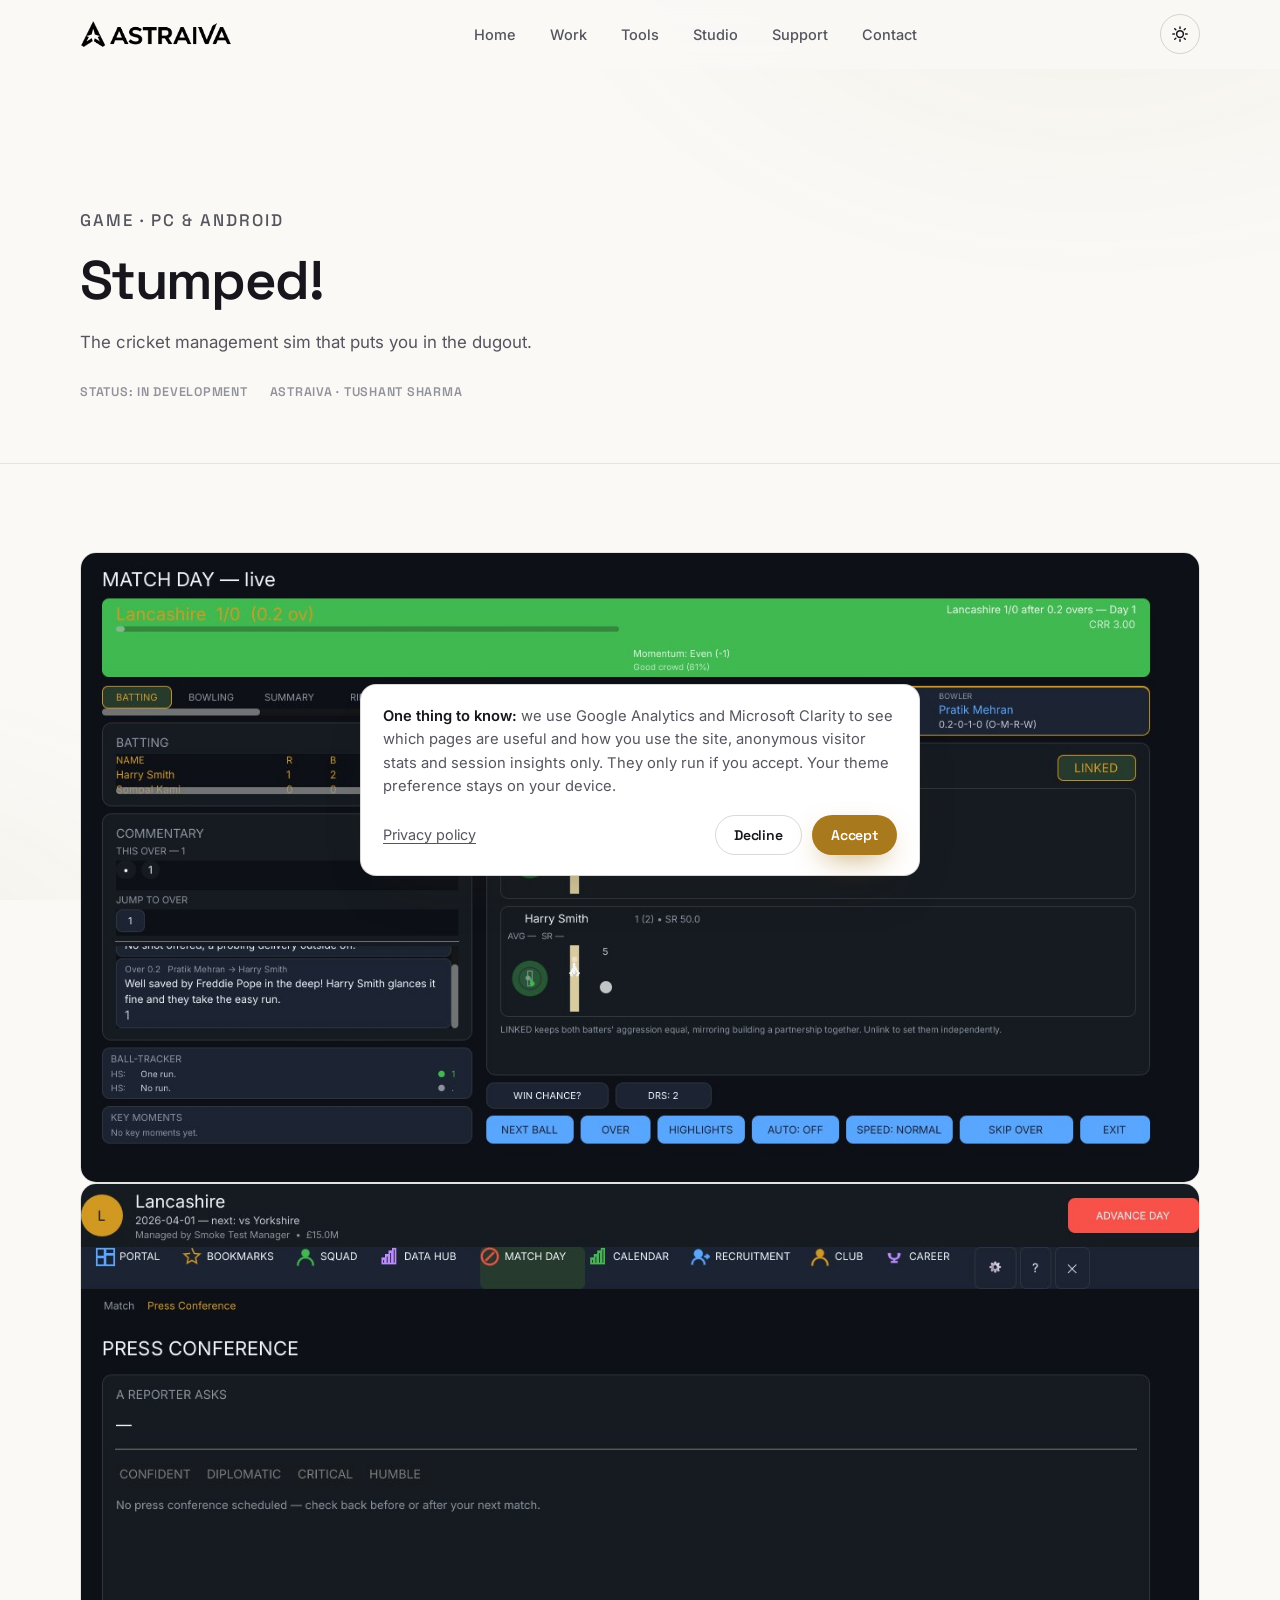
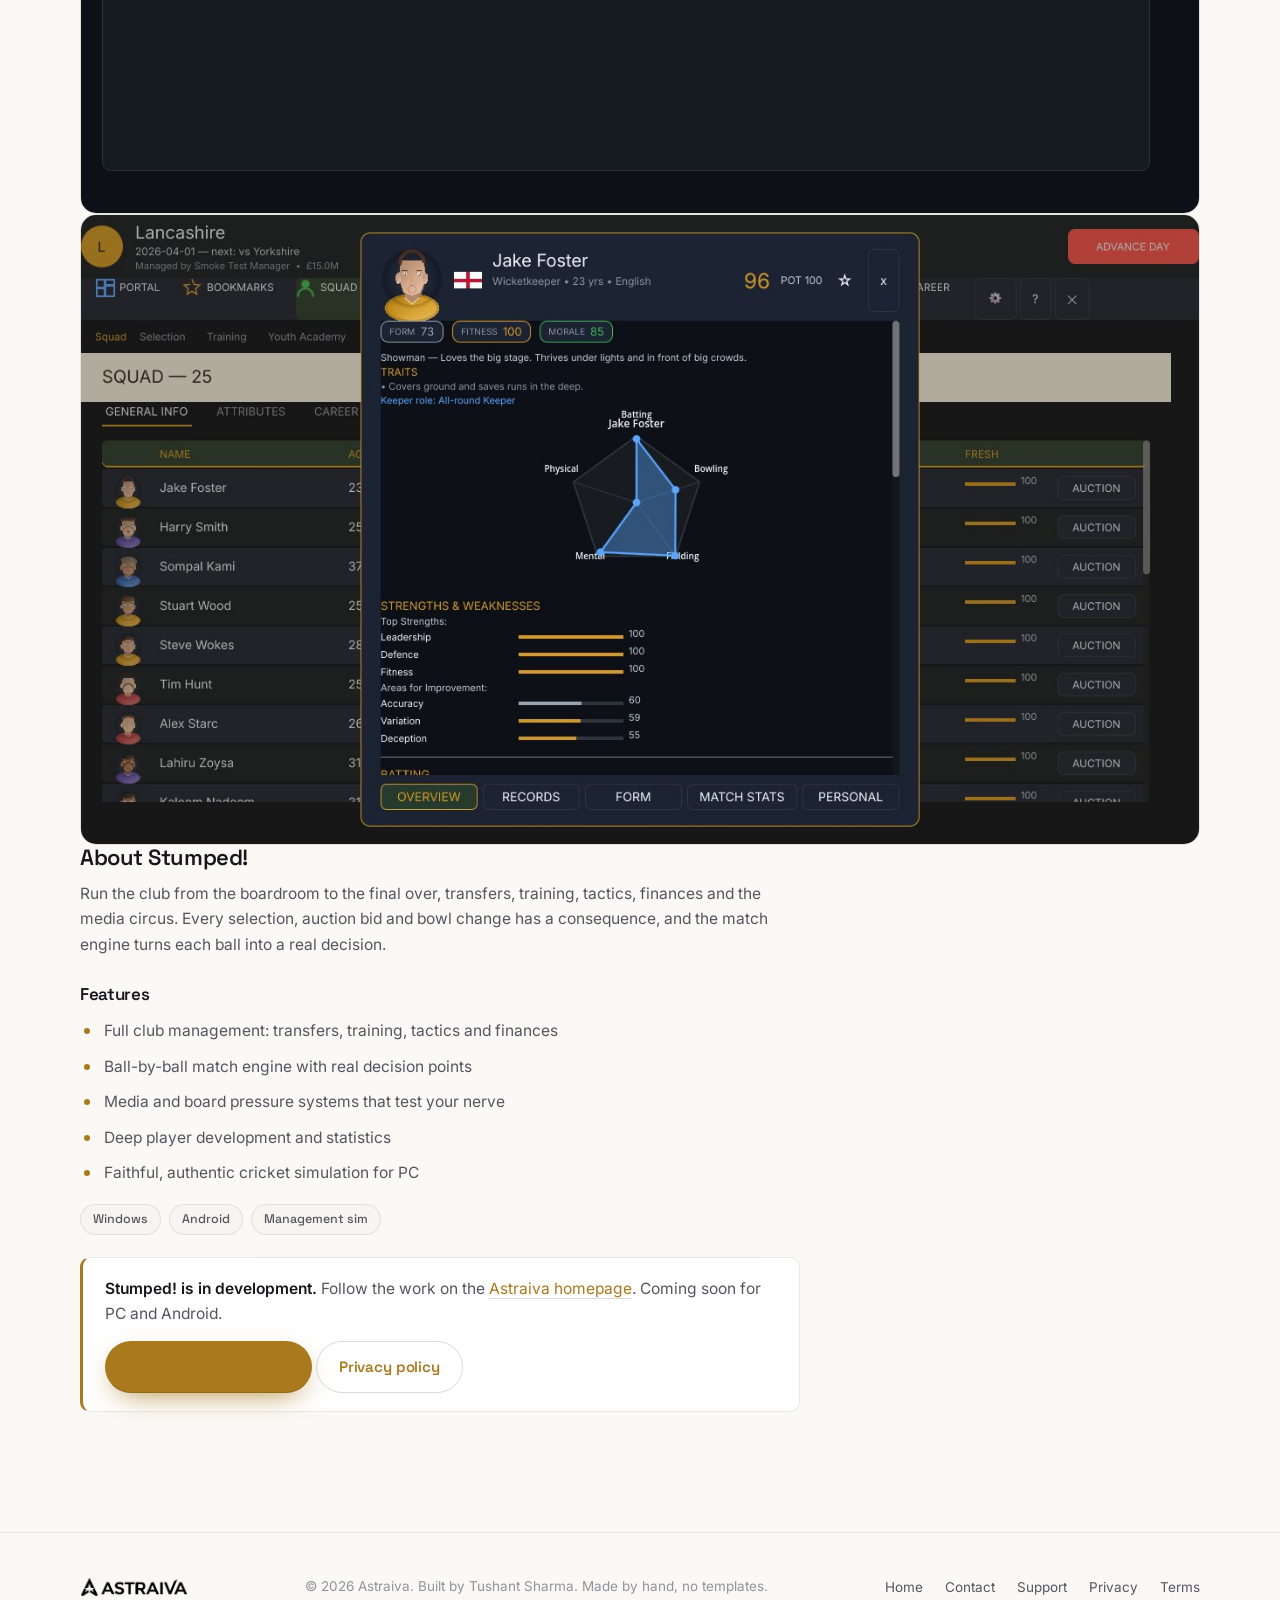
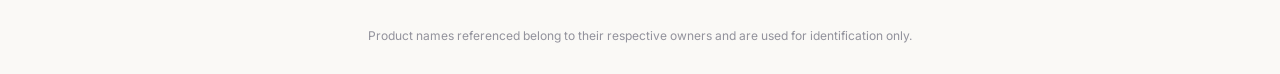
<file: apps/stumped.html>
﻿<!DOCTYPE html>
<html lang="en" data-theme="dark">
<head>
  <meta charset="UTF-8">
  <meta name="viewport" content="width=device-width, initial-scale=1.0">
  
  <title>Stumped!, Cricket Management Simulation | Astraiva</title>
  <meta name="description" content="Stumped! is a cricket management simulation where every selection, auction bid and bowl change matters. Manage transfers, training, tactics and finances. Coming soon for PC and Android.">
  <meta name="author" content="Astraiva, Tushant Sharma">
  <meta name="robots" content="index, follow">
  <meta name="theme-color" content="#0c0c11">
  <link rel="canonical" href="https://astraiva.app/apps/stumped.html">
  <link rel="preload" href="../assets/fonts/V8mDoQDjQSkFtoMM3T6r8E7mPbF4Cw.woff2" as="font" type="font/woff2" crossorigin>
  <link rel="preload" href="../assets/fonts/UcC73FwrK3iLTeHuS_nVMrMxCp50SjIa1ZL7.woff2" as="font" type="font/woff2" crossorigin>

  <!-- Open Graph -->
  <meta property="og:type" content="website">
  <meta property="og:site_name" content="Astraiva">
  <meta property="og:locale" content="en_US">
  <meta property="og:url" content="https://astraiva.app/apps/stumped.html">
  <meta property="og:title" content="Stumped!, Cricket Management Simulation | Astraiva">
  <meta property="og:description" content="Run the club from the boardroom to the final over. A cricket management sim where every decision counts. Coming soon for PC and Android.">
  <meta property="og:image" content="https://astraiva.app/assets/img/stumped-match.jpg">
  <meta property="og:image:width" content="1280">
  <meta property="og:image:height" content="720">
  <meta property="og:image:type" content="image/jpeg">
  <meta property="og:image:alt" content="Stumped!, a live match in the cricket management simulation">
  <meta name="twitter:card" content="summary_large_image">
  <meta name="twitter:title" content="Stumped!, Cricket Management Simulation | Astraiva">
  <meta name="twitter:description" content="Run the club from the boardroom to the final over. A cricket management sim where every decision counts. Coming soon for PC and Android.">
  <meta name="twitter:image" content="https://astraiva.app/assets/img/stumped-match.jpg">
  <meta name="twitter:image:alt" content="Stumped!, a live match in the cricket management simulation">

  <!-- Structured data -->
  <script type="application/ld+json">
  {
    "@context": "https://schema.org",
    "@type": "SoftwareApplication",
    "@id": "https://astraiva.app/apps/stumped.html#software",
    "name": "Stumped!",
    "url": "https://astraiva.app/apps/stumped.html",
    "applicationCategory": "GameApplication",
    "operatingSystem": "Windows, Android",
    "description": "A cricket management simulation covering transfers, training, tactics, finances and the media. Every selection, auction bid and bowl change has a consequence.",
    "publisher": { "@id": "https://astraiva.app/#organization" },
    "breadcrumb": { "@id": "https://astraiva.app/apps/stumped.html#breadcrumb" }
  }
  </script>
  <script type="application/ld+json">
  {
    "@context": "https://schema.org",
    "@type": "BreadcrumbList",
    "@id": "https://astraiva.app/apps/stumped.html#breadcrumb",
    "itemListElement": [
      { "@type": "ListItem", "position": 1, "name": "Astraiva", "item": "https://astraiva.app/" },
      { "@type": "ListItem", "position": 2, "name": "Stumped!" }
    ]
  }
  </script>
  <script type="application/ld+json">
  {
    "@context": "https://schema.org",
    "@type": "Organization",
    "@id": "https://astraiva.app/#organization",
    "name": "Astraiva",
    "url": "https://astraiva.app/",
    "email": "astraiva.apps@gmail.com",
    "founder": { "@type": "Person", "name": "Tushant Sharma", "url": "https://github.com/Jadax" },
    "sameAs": ["https://github.com/Jadax", "https://ko-fi.com/jadax"]
  }
  </script>

  <link rel="icon" type="image/x-icon" href="../favicon.ico">
  <link rel="icon" type="image/png" sizes="32x32" href="../favicon-32x32.png">
  <link rel="icon" type="image/png" sizes="16x16" href="../favicon-16x16.png">
  <link rel="apple-touch-icon" sizes="180x180" href="../apple-touch-icon.png">
  <link rel="icon" type="image/svg+xml" href="../favicon.svg">
  <link rel="stylesheet" href="../css/fonts.css">
  <link rel="stylesheet" href="../css/style.css">
  <script>
    try {
      var t = localStorage.getItem("astraiva-theme");
      if (!t) t = window.matchMedia("(prefers-color-scheme: light)").matches ? "light" : "dark";
      document.documentElement.setAttribute("data-theme", t);
    } catch (e) {}
  </script>
  <script src="../js/consent.js" defer></script>
</head>
<body>

  <a class="skip-link" href="#content">Skip to content</a>

  <header class="site-header" id="top">
    <nav class="nav container" aria-label="Primary">
      <a class="brand" href="../index.html" aria-label="Astraiva, home">
        <img class="brand-logo" src="../assets/img/astraiva-logo-black.png" alt="Astraiva" width="164" height="30">
      </a>

      <ul class="nav-links" id="nav-links">
        <li><a href="../index.html#top">Home</a></li>
        <li><a href="../index.html#work">Work</a></li>
        <li><a href="../index.html#tools">Tools</a></li>
        <li><a href="../index.html#studio">Studio</a></li>
        <li><a href="../support.html">Support</a></li>
        <li><a href="../index.html#contact">Contact</a></li>
      </ul>

      <div class="nav-actions">
        <button class="theme-toggle" id="theme-toggle" type="button" aria-label="Toggle theme" aria-pressed="false">
          <svg class="icon-sun" viewBox="0 0 24 24" fill="none" stroke="currentColor" stroke-width="2" stroke-linecap="round" aria-hidden="true">
            <circle cx="12" cy="12" r="4.5"/>
            <path d="M12 2.5v2M12 19.5v2M2.5 12h2M19.5 12h2M5 5l1.4 1.4M17.6 17.6L19 19M19 5l-1.4 1.4M6.4 17.6L5 19"/>
          </svg>
          <svg class="icon-moon" viewBox="0 0 24 24" fill="none" stroke="currentColor" stroke-width="2" stroke-linecap="round" stroke-linejoin="round" aria-hidden="true">
            <path d="M20 13.5A8 8 0 0 1 10.5 4 7.5 7.5 0 1 0 20 13.5Z"/>
          </svg>
        </button>
        <button class="menu-toggle" id="menu-toggle" type="button" aria-label="Open menu" aria-expanded="false">
          <span></span><span></span>
        </button>
      </div>
    </nav>
  </header>

  <main id="content">

    <section class="legal-hero">
      <div class="container">
        <div class="legal-hero-inner">
          <p class="section-label">Game · PC &amp; Android</p>
          <h1>Stumped!</h1>
          <p>The cricket management sim that puts you in the dugout.</p>
          <div class="legal-meta">
            <span>Status: In development</span>
            <span>Astraiva · Tushant Sharma</span>
          </div>
        </div>
      </div>
    </section>

    <section class="legal-body">
      <div class="container">

        <figure class="qm-shot">
          <img src="../assets/img/stumped-match.jpg" alt="Stumped!, a live match in the cricket management simulation" width="1280" height="720" loading="eager">
        </figure>
        <figure class="qm-shot">
          <img src="../assets/img/stumped-dashboard.jpg" alt="Stumped!, the club management dashboard" width="1280" height="720" loading="lazy">
        </figure>
        <figure class="qm-shot">
          <img src="../assets/img/stumped-squad.jpg" alt="Stumped!, managing the club squad" width="1280" height="720" loading="lazy">
        </figure>

        <div class="legal-prose">

          <h2>About Stumped!</h2>
          <p>
            Run the club from the boardroom to the final over, transfers, training, tactics,
            finances and the media circus. Every selection, auction bid and bowl change has a
            consequence, and the match engine turns each ball into a real decision.
          </p>

          <h3>Features</h3>
          <ul class="qm-features">
            <li>Full club management: transfers, training, tactics and finances</li>
            <li>Ball-by-ball match engine with real decision points</li>
            <li>Media and board pressure systems that test your nerve</li>
            <li>Deep player development and statistics</li>
            <li>Faithful, authentic cricket simulation for PC</li>
          </ul>

          <div class="chips">
            <span class="chip">Windows</span>
            <span class="chip">Android</span>
            <span class="chip">Management sim</span>
          </div>

          <div class="legal-callout">
            <p>
              <strong>Stumped! is in development.</strong> Follow the work on the
              <a href="../index.html#work">Astraiva homepage</a>. Coming soon for PC and Android.
            </p>
            <p style="margin-top: 14px;">
              <a class="btn btn-primary" href="../index.html#work">Back to featured work</a>
              <a class="btn btn-ghost" href="../privacy/stumped.html">Privacy policy</a>
            </p>
          </div>

        </div>
      </div>
    </section>

  </main>

  <footer class="site-footer">
    <div class="container footer-inner">
      <div class="footer-brand">
        <img class="brand-logo brand-logo-sm" src="../assets/img/astraiva-logo-black.png" alt="Astraiva" width="120" height="22">
      </div>
      <p class="footer-copy">© <span id="year">2026</span> Astraiva. Built by Tushant Sharma. Made by hand, no templates.</p>
      <ul class="footer-links">
        <li><a href="../index.html">Home</a></li>
        <li><a href="../contact.html">Contact</a></li>
        <li><a href="../support.html">Support</a></li>
        <li><a href="../privacy.html">Privacy</a></li>
        <li><a href="../terms.html">Terms</a></li>
      </ul>
    </div>
    <p class="footer-note">Product names referenced belong to their respective owners and are used for identification only.</p>
  </footer>

  <script src="../js/main.js"></script>
</body>
</html>
</file>
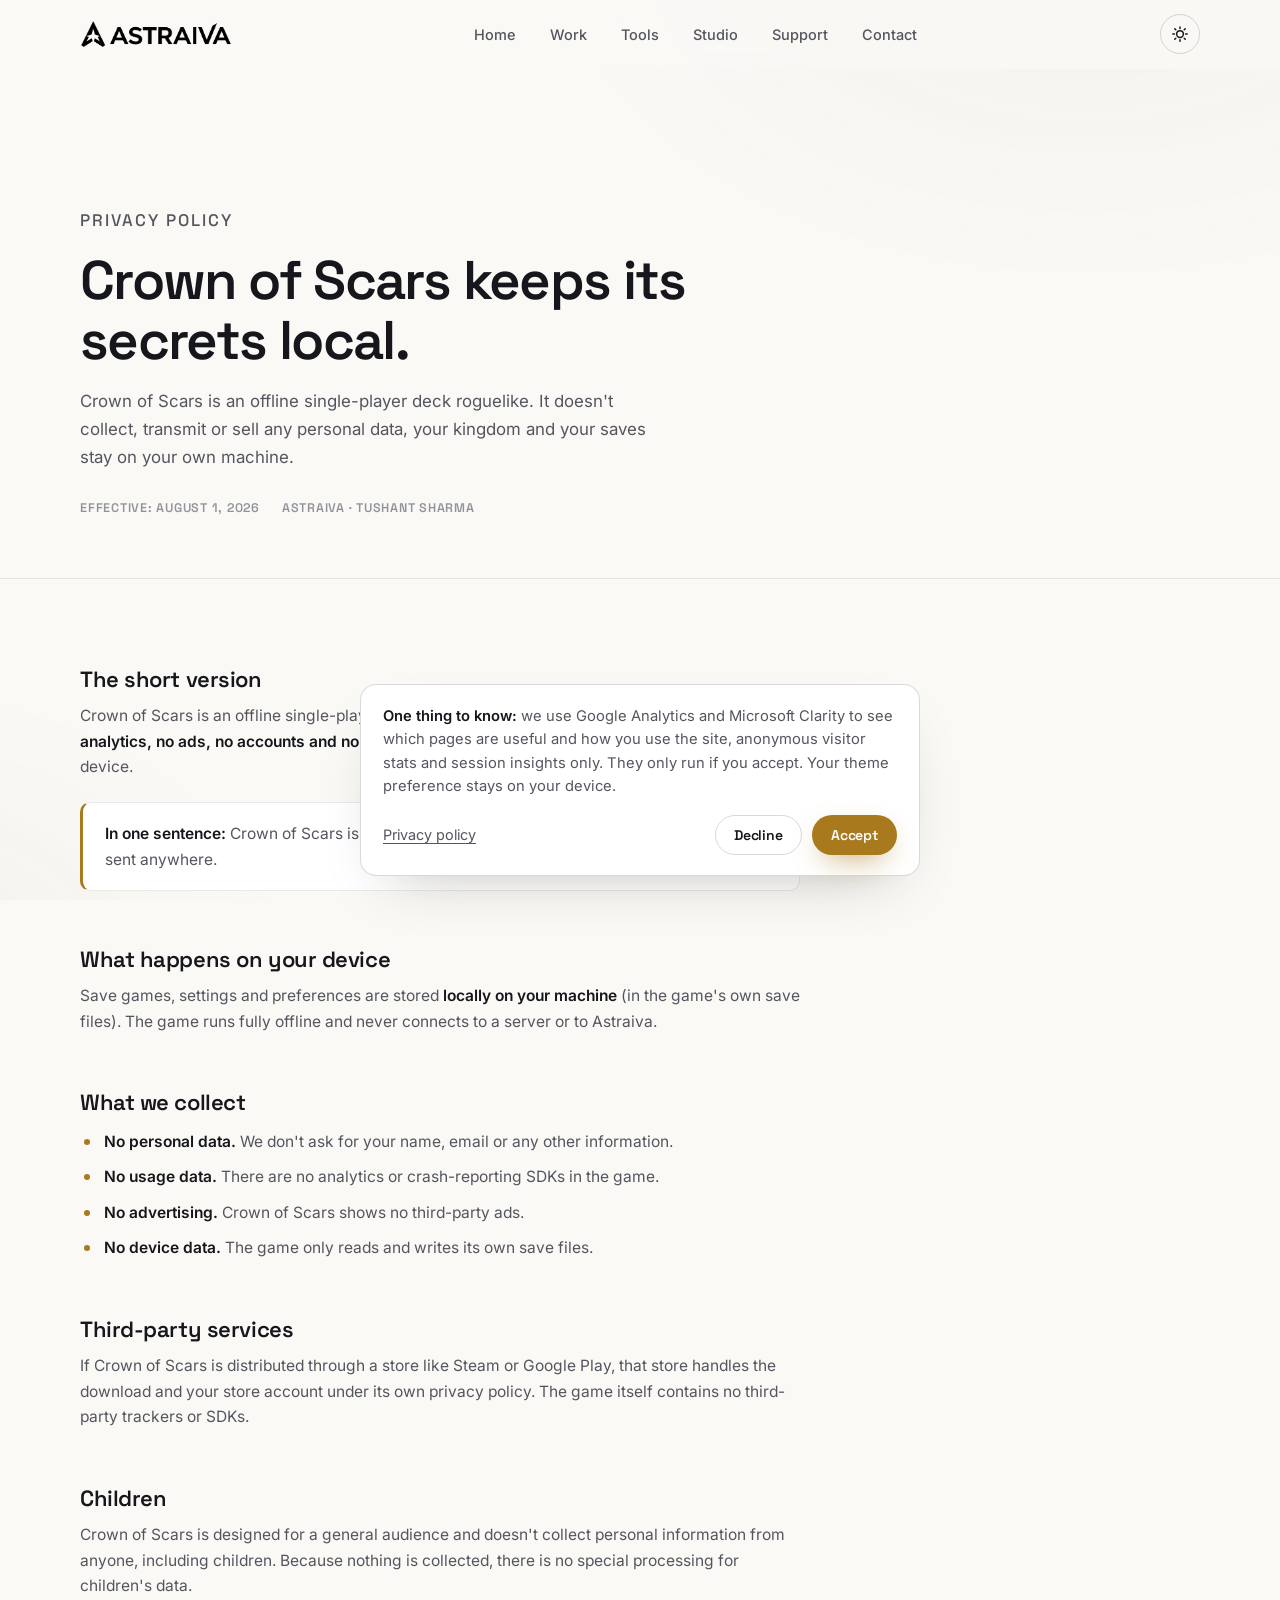
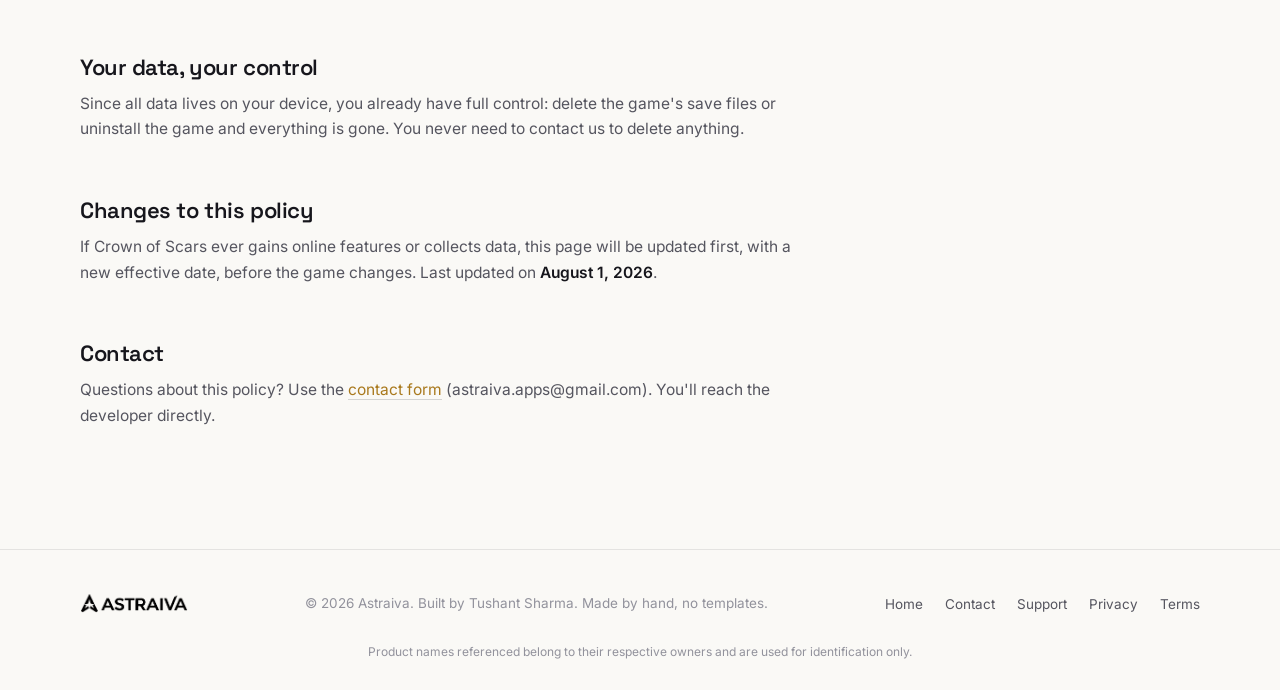
<file: privacy/crown-of-scars.html>
﻿<!DOCTYPE html>
<html lang="en" data-theme="dark">
<head>
  <meta charset="UTF-8">
  <meta name="viewport" content="width=device-width, initial-scale=1.0">
  
  <title>Crown of Scars Privacy Policy | Astraiva</title>
  <meta name="description" content="Crown of Scars privacy policy. The deck roguelike is an offline single-player game that collects nothing and keeps your saves on your machine.">
  <meta name="author" content="Astraiva, Tushant Sharma">
  <meta name="robots" content="index, follow">
  <meta name="theme-color" content="#0c0c11">
  <link rel="canonical" href="https://astraiva.app/privacy/crown-of-scars.html">

  <!-- Open Graph -->
  <meta property="og:type" content="website">
  <meta property="og:site_name" content="Astraiva">
  <meta property="og:locale" content="en_US">
  <meta property="og:url" content="https://astraiva.app/privacy/crown-of-scars.html">
  <meta property="og:title" content="Crown of Scars Privacy Policy | Astraiva">
  <meta property="og:description" content="Crown of Scars is an offline single-player game that collects nothing and keeps your saves on your machine.">
  <meta property="og:image" content="https://astraiva.app/assets/img/og-astraiva.png">
  <meta property="og:image:width" content="1200">
  <meta property="og:image:height" content="630">
  <meta property="og:image:type" content="image/png">
  <meta property="og:image:alt" content="Astraiva, games, apps and tools by Tushant Sharma">
  <meta name="twitter:card" content="summary_large_image">
  <meta name="twitter:title" content="Crown of Scars Privacy Policy | Astraiva">
  <meta name="twitter:description" content="Crown of Scars is an offline single-player game that collects nothing and keeps your saves on your machine.">
  <meta name="twitter:image" content="https://astraiva.app/assets/img/og-astraiva.png">
  <meta name="twitter:image:alt" content="Astraiva, games, apps and tools by Tushant Sharma">

  <!-- Structured data -->
  <script type="application/ld+json">
  {
    "@context": "https://schema.org",
    "@type": "WebPage",
    "@id": "https://astraiva.app/privacy/crown-of-scars.html#webpage",
    "name": "Crown of Scars Privacy Policy | Astraiva",
    "url": "https://astraiva.app/privacy/crown-of-scars.html",
    "isPartOf": { "@id": "https://astraiva.app/#website" },
    "about": {
      "@type": "Organization",
      "@id": "https://astraiva.app/#organization",
      "name": "Astraiva",
      "email": "astraiva.apps@gmail.com"
    }
  }
  </script>
  <script type="application/ld+json">
  {
    "@context": "https://schema.org",
    "@type": "Organization",
    "@id": "https://astraiva.app/#organization",
    "name": "Astraiva",
    "url": "https://astraiva.app/",
    "email": "astraiva.apps@gmail.com",
    "founder": { "@type": "Person", "name": "Tushant Sharma", "url": "https://github.com/Jadax" },
    "sameAs": ["https://github.com/Jadax", "https://ko-fi.com/jadax"]
  }
  </script>

  <link rel="icon" type="image/x-icon" href="../favicon.ico">
  <link rel="icon" type="image/png" sizes="32x32" href="../favicon-32x32.png">
  <link rel="icon" type="image/png" sizes="16x16" href="../favicon-16x16.png">
  <link rel="apple-touch-icon" sizes="180x180" href="../apple-touch-icon.png">
  <link rel="icon" type="image/svg+xml" href="../favicon.svg">
  <link rel="stylesheet" href="../css/fonts.css">
  <link rel="preload" href="../assets/fonts/V8mDoQDjQSkFtoMM3T6r8E7mPbF4Cw.woff2" as="font" type="font/woff2" crossorigin>
  <link rel="preload" href="../assets/fonts/UcC73FwrK3iLTeHuS_nVMrMxCp50SjIa1ZL7.woff2" as="font" type="font/woff2" crossorigin>
  <link rel="stylesheet" href="../css/style.css">
  <script>
    try {
      var t = localStorage.getItem("astraiva-theme");
      if (!t) t = window.matchMedia("(prefers-color-scheme: light)").matches ? "light" : "dark";
      document.documentElement.setAttribute("data-theme", t);
    } catch (e) {}
  </script>
  <script src="../js/consent.js" defer></script>
</head>
<body>

  <a class="skip-link" href="#content">Skip to content</a>

  <header class="site-header" id="top">
    <nav class="nav container" aria-label="Primary">
      <a class="brand" href="../index.html" aria-label="Astraiva, home">
        <img class="brand-logo" src="../assets/img/astraiva-logo-black.png" alt="Astraiva" width="164" height="30">
      </a>

      <ul class="nav-links" id="nav-links">
        <li><a href="../index.html#top">Home</a></li>
        <li><a href="../index.html#work">Work</a></li>
        <li><a href="../index.html#tools">Tools</a></li>
        <li><a href="../index.html#studio">Studio</a></li>
        <li><a href="../support.html">Support</a></li>
        <li><a href="../index.html#contact">Contact</a></li>
      </ul>

      <div class="nav-actions">
        <button class="theme-toggle" id="theme-toggle" type="button" aria-label="Toggle theme" aria-pressed="false">
          <svg class="icon-sun" viewBox="0 0 24 24" fill="none" stroke="currentColor" stroke-width="2" stroke-linecap="round" aria-hidden="true">
            <circle cx="12" cy="12" r="4.5"/>
            <path d="M12 2.5v2M12 19.5v2M2.5 12h2M19.5 12h2M5 5l1.4 1.4M17.6 17.6L19 19M19 5l-1.4 1.4M6.4 17.6L5 19"/>
          </svg>
          <svg class="icon-moon" viewBox="0 0 24 24" fill="none" stroke="currentColor" stroke-width="2" stroke-linecap="round" stroke-linejoin="round" aria-hidden="true">
            <path d="M20 13.5A8 8 0 0 1 10.5 4 7.5 7.5 0 1 0 20 13.5Z"/>
          </svg>
        </button>
        <button class="menu-toggle" id="menu-toggle" type="button" aria-label="Open menu" aria-expanded="false">
          <span></span><span></span>
        </button>
      </div>
    </nav>
  </header>

  <main id="content">

    <section class="legal-hero">
      <div class="container">
        <div class="legal-hero-inner">
          <p class="section-label">Privacy Policy</p>
          <h1>Crown of Scars keeps its secrets local.</h1>
          <p>
            Crown of Scars is an offline single-player deck roguelike. It doesn't collect, transmit
            or sell any personal data, your kingdom and your saves stay on your own machine.
          </p>
          <div class="legal-meta">
            <span>Effective: August 1, 2026</span>
            <span>Astraiva · Tushant Sharma</span>
          </div>
        </div>
      </div>
    </section>

    <section class="legal-body">
      <div class="container">
        <div class="legal-prose">

          <h2 id="short-version">The short version</h2>
          <p>
            Crown of Scars is an offline single-player game. <strong>We don't collect any personal
            data. There are no analytics, no ads, no accounts and no online features.</strong> Your
            save games and settings stay on your device.
          </p>

          <div class="legal-callout">
            <p><strong>In one sentence:</strong> Crown of Scars is a local game with local saves, nothing about your play is sent anywhere.</p>
          </div>

          <h2 id="on-your-device">What happens on your device</h2>
          <p>
            Save games, settings and preferences are stored <strong>locally on your machine</strong>
            (in the game's own save files). The game runs fully offline and never connects to a
            server or to Astraiva.
          </p>

          <h2 id="what-we-collect">What we collect</h2>
          <ul>
            <li><strong>No personal data.</strong> We don't ask for your name, email or any other information.</li>
            <li><strong>No usage data.</strong> There are no analytics or crash-reporting SDKs in the game.</li>
            <li><strong>No advertising.</strong> Crown of Scars shows no third-party ads.</li>
            <li><strong>No device data.</strong> The game only reads and writes its own save files.</li>
          </ul>

          <h2 id="third-parties">Third-party services</h2>
          <p>
            If Crown of Scars is distributed through a store like Steam or Google Play, that store
            handles the download and your store account under its own privacy policy. The game
            itself contains no third-party trackers or SDKs.
          </p>

          <h2 id="children">Children</h2>
          <p>
            Crown of Scars is designed for a general audience and doesn't collect personal
            information from anyone, including children. Because nothing is collected, there is no
            special processing for children's data.
          </p>

          <h2 id="your-control">Your data, your control</h2>
          <p>
            Since all data lives on your device, you already have full control: delete the game's
            save files or uninstall the game and everything is gone. You never need to contact us
            to delete anything.
          </p>

          <h2 id="changes">Changes to this policy</h2>
          <p>
            If Crown of Scars ever gains online features or collects data, this page will be
            updated first, with a new effective date, before the game changes. Last updated on
            <strong>August 1, 2026</strong>.
          </p>

          <h2 id="contact">Contact</h2>
          <p>
            Questions about this policy? Use the
            <a href="../contact.html">contact form</a> (astraiva.apps@gmail.com). You'll reach the
            developer directly.
          </p>

        </div>
      </div>
    </section>

  </main>

  <footer class="site-footer">
    <div class="container footer-inner">
      <div class="footer-brand">
        <img class="brand-logo brand-logo-sm" src="../assets/img/astraiva-logo-black.png" alt="Astraiva" width="120" height="22">
      </div>
      <p class="footer-copy">© <span id="year">2026</span> Astraiva. Built by Tushant Sharma. Made by hand, no templates.</p>
      <ul class="footer-links">
        <li><a href="../index.html">Home</a></li>
        <li><a href="../contact.html">Contact</a></li>
        <li><a href="../support.html">Support</a></li>
        <li><a href="../privacy.html">Privacy</a></li>
        <li><a href="../terms.html">Terms</a></li>
      </ul>
    </div>
    <p class="footer-note">Product names referenced belong to their respective owners and are used for identification only.</p>
  </footer>

  <script src="../js/main.js"></script>
</body>
</html>
</file>
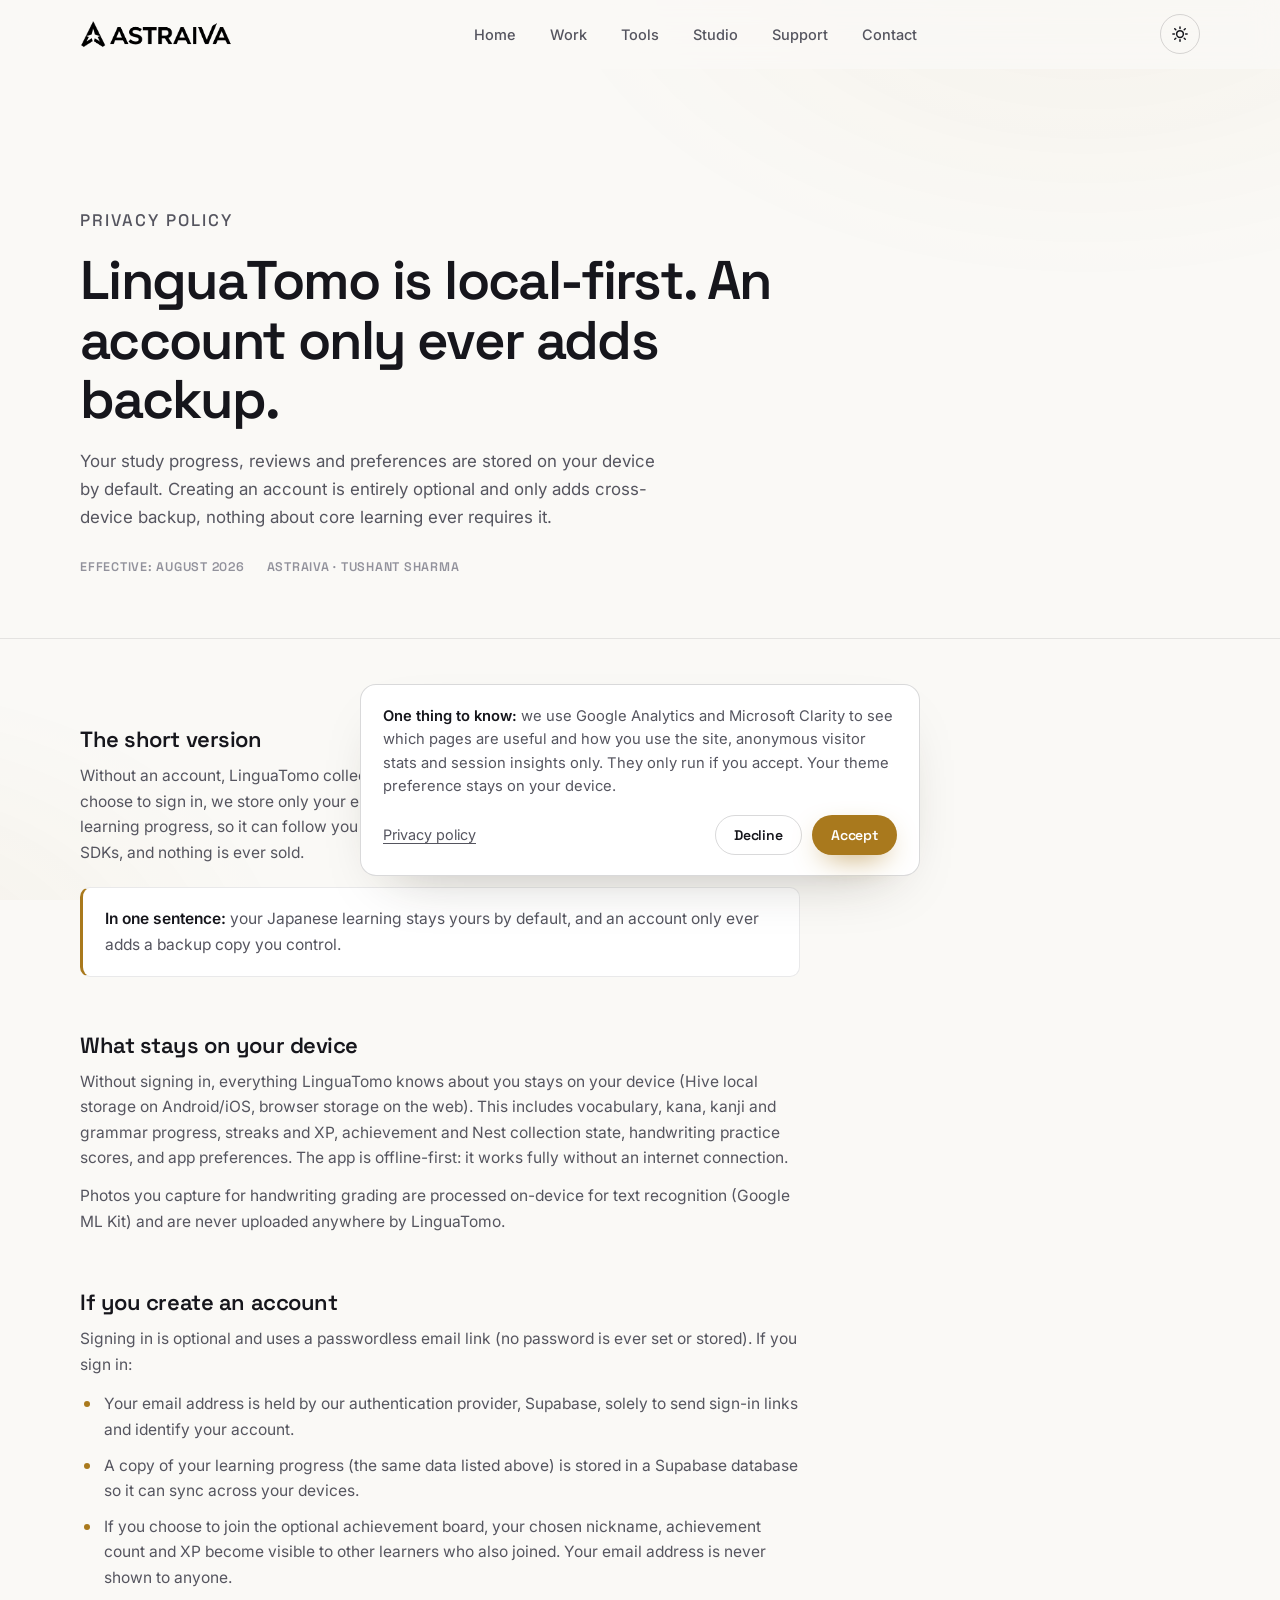
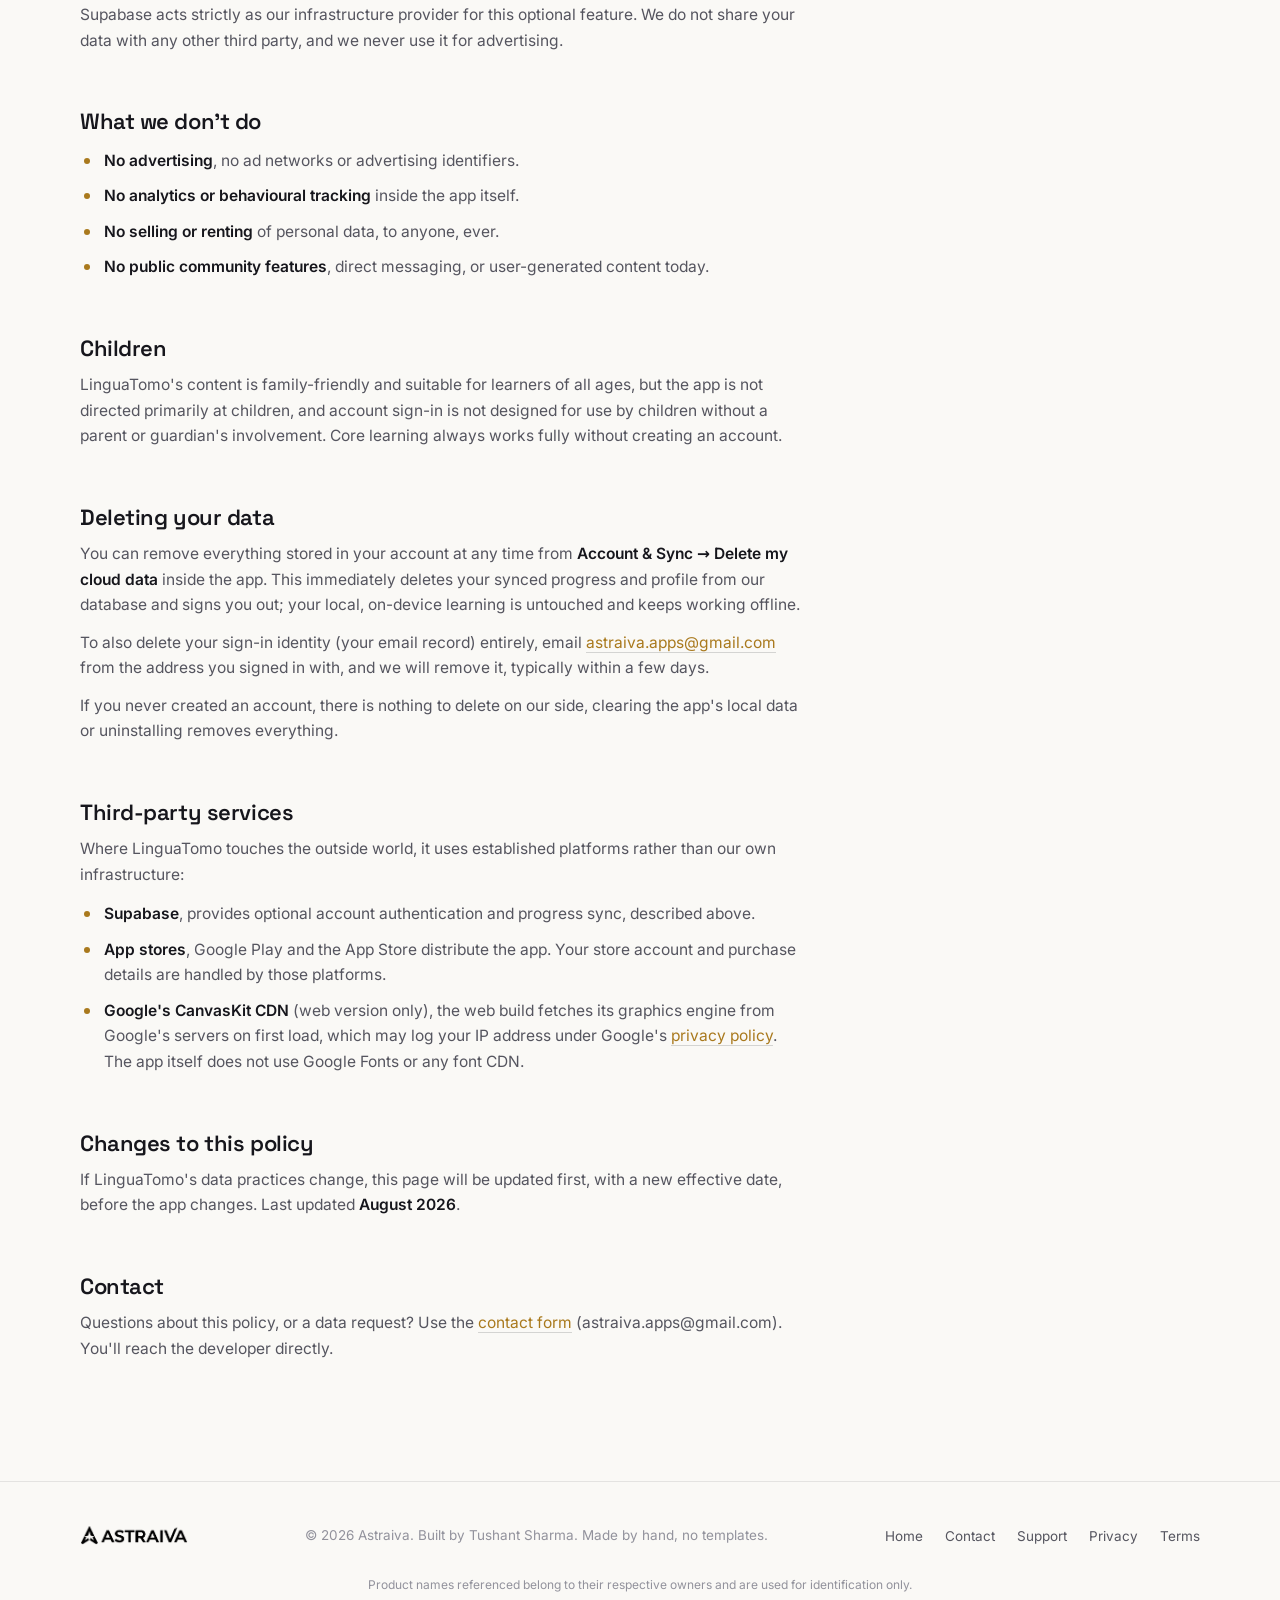
<file: privacy/linguatomo.html>
<!DOCTYPE html>
<html lang="en" data-theme="dark">
<head>
  <meta charset="UTF-8">
  <meta name="viewport" content="width=device-width, initial-scale=1.0">

  <title>LinguaTomo Privacy Policy | Astraiva</title>
  <meta name="description" content="LinguaTomo privacy policy. Local-first Japanese learning with an optional account for backup, no ads, no analytics, and full control to delete your data.">
  <meta name="author" content="Astraiva, Tushant Sharma">
  <meta name="robots" content="index, follow">
  <meta name="theme-color" content="#0c0c11">
  <link rel="canonical" href="https://astraiva.app/privacy/linguatomo.html">

  <!-- Open Graph -->
  <meta property="og:type" content="website">
  <meta property="og:site_name" content="Astraiva">
  <meta property="og:locale" content="en_US">
  <meta property="og:url" content="https://astraiva.app/privacy/linguatomo.html">
  <meta property="og:title" content="LinguaTomo Privacy Policy | Astraiva">
  <meta property="og:description" content="Local-first Japanese learning with an optional account for backup, no ads, no analytics, and full control to delete your data.">
  <meta property="og:image" content="https://astraiva.app/assets/img/og-astraiva.png">
  <meta property="og:image:width" content="1200">
  <meta property="og:image:height" content="630">
  <meta property="og:image:type" content="image/png">
  <meta property="og:image:alt" content="Astraiva, games, apps and tools by Tushant Sharma">
  <meta name="twitter:card" content="summary_large_image">
  <meta name="twitter:title" content="LinguaTomo Privacy Policy | Astraiva">
  <meta name="twitter:description" content="Local-first Japanese learning with an optional account for backup, no ads, no analytics, and full control to delete your data.">
  <meta name="twitter:image" content="https://astraiva.app/assets/img/og-astraiva.png">
  <meta name="twitter:image:alt" content="Astraiva, games, apps and tools by Tushant Sharma">

  <!-- Structured data -->
  <script type="application/ld+json">
  {
    "@context": "https://schema.org",
    "@type": "WebPage",
    "@id": "https://astraiva.app/privacy/linguatomo.html#webpage",
    "name": "LinguaTomo Privacy Policy | Astraiva",
    "url": "https://astraiva.app/privacy/linguatomo.html",
    "isPartOf": { "@id": "https://astraiva.app/#website" },
    "about": {
      "@type": "Organization",
      "@id": "https://astraiva.app/#organization",
      "name": "Astraiva",
      "email": "astraiva.apps@gmail.com"
    }
  }
  </script>
  <script type="application/ld+json">
  {
    "@context": "https://schema.org",
    "@type": "Organization",
    "@id": "https://astraiva.app/#organization",
    "name": "Astraiva",
    "url": "https://astraiva.app/",
    "email": "astraiva.apps@gmail.com",
    "founder": { "@type": "Person", "name": "Tushant Sharma", "url": "https://github.com/Jadax" },
    "sameAs": ["https://github.com/Jadax", "https://ko-fi.com/jadax"]
  }
  </script>

  <link rel="icon" type="image/x-icon" href="../favicon.ico">
  <link rel="icon" type="image/png" sizes="32x32" href="../favicon-32x32.png">
  <link rel="icon" type="image/png" sizes="16x16" href="../favicon-16x16.png">
  <link rel="apple-touch-icon" sizes="180x180" href="../apple-touch-icon.png">
  <link rel="icon" type="image/svg+xml" href="../favicon.svg">
  <link rel="stylesheet" href="../css/fonts.css">
  <link rel="preload" href="../assets/fonts/V8mDoQDjQSkFtoMM3T6r8E7mPbF4Cw.woff2" as="font" type="font/woff2" crossorigin>
  <link rel="preload" href="../assets/fonts/UcC73FwrK3iLTeHuS_nVMrMxCp50SjIa1ZL7.woff2" as="font" type="font/woff2" crossorigin>
  <link rel="stylesheet" href="../css/style.css">
  <script>
    try {
      var t = localStorage.getItem("astraiva-theme");
      if (!t) t = window.matchMedia("(prefers-color-scheme: light)").matches ? "light" : "dark";
      document.documentElement.setAttribute("data-theme", t);
    } catch (e) {}
  </script>
  <script src="../js/consent.js" defer></script>
</head>
<body>

  <a class="skip-link" href="#content">Skip to content</a>

  <header class="site-header" id="top">
    <nav class="nav container" aria-label="Primary">
      <a class="brand" href="../index.html" aria-label="Astraiva, home">
        <img class="brand-logo" src="../assets/img/astraiva-logo-black.png" alt="Astraiva" width="164" height="30">
      </a>

      <ul class="nav-links" id="nav-links">
        <li><a href="../index.html#top">Home</a></li>
        <li><a href="../index.html#work">Work</a></li>
        <li><a href="../index.html#tools">Tools</a></li>
        <li><a href="../index.html#studio">Studio</a></li>
        <li><a href="../support.html">Support</a></li>
        <li><a href="../index.html#contact">Contact</a></li>
      </ul>

      <div class="nav-actions">
        <button class="theme-toggle" id="theme-toggle" type="button" aria-label="Toggle theme" aria-pressed="false">
          <svg class="icon-sun" viewBox="0 0 24 24" fill="none" stroke="currentColor" stroke-width="2" stroke-linecap="round" aria-hidden="true">
            <circle cx="12" cy="12" r="4.5"/>
            <path d="M12 2.5v2M12 19.5v2M2.5 12h2M19.5 12h2M5 5l1.4 1.4M17.6 17.6L19 19M19 5l-1.4 1.4M6.4 17.6L5 19"/>
          </svg>
          <svg class="icon-moon" viewBox="0 0 24 24" fill="none" stroke="currentColor" stroke-width="2" stroke-linecap="round" stroke-linejoin="round" aria-hidden="true">
            <path d="M20 13.5A8 8 0 0 1 10.5 4 7.5 7.5 0 1 0 20 13.5Z"/>
          </svg>
        </button>
        <button class="menu-toggle" id="menu-toggle" type="button" aria-label="Open menu" aria-expanded="false">
          <span></span><span></span>
        </button>
      </div>
    </nav>
  </header>

  <main id="content">

    <section class="legal-hero">
      <div class="container">
        <div class="legal-hero-inner">
          <p class="section-label">Privacy Policy</p>
          <h1>LinguaTomo is local-first. An account only ever adds backup.</h1>
          <p>
            Your study progress, reviews and preferences are stored on your device by default.
            Creating an account is entirely optional and only adds cross-device backup, nothing
            about core learning ever requires it.
          </p>
          <div class="legal-meta">
            <span>Effective: August 2026</span>
            <span>Astraiva · Tushant Sharma</span>
          </div>
        </div>
      </div>
    </section>

    <section class="legal-body">
      <div class="container">
        <div class="legal-prose">

          <h2 id="short-version">The short version</h2>
          <p>
            Without an account, LinguaTomo collects nothing at all, everything lives on your
            device. If you choose to sign in, we store only your email address (for passwordless
            sign-in) and a copy of your learning progress, so it can follow you to another device.
            There are no ads, no analytics or tracking SDKs, and nothing is ever sold.
          </p>

          <div class="legal-callout">
            <p><strong>In one sentence:</strong> your Japanese learning stays yours by default, and an
            account only ever adds a backup copy you control.</p>
          </div>

          <h2 id="on-your-device">What stays on your device</h2>
          <p>
            Without signing in, everything LinguaTomo knows about you stays on your device (Hive
            local storage on Android/iOS, browser storage on the web). This includes vocabulary,
            kana, kanji and grammar progress, streaks and XP, achievement and Nest collection
            state, handwriting practice scores, and app preferences. The app is offline-first: it
            works fully without an internet connection.
          </p>
          <p>
            Photos you capture for handwriting grading are processed on-device for text
            recognition (Google ML Kit) and are never uploaded anywhere by LinguaTomo.
          </p>

          <h2 id="optional-account">If you create an account</h2>
          <p>
            Signing in is optional and uses a passwordless email link (no password is ever set or
            stored). If you sign in:
          </p>
          <ul>
            <li>Your email address is held by our authentication provider, Supabase, solely to
              send sign-in links and identify your account.</li>
            <li>A copy of your learning progress (the same data listed above) is stored in a
              Supabase database so it can sync across your devices.</li>
            <li>If you choose to join the optional achievement board, your chosen nickname,
              achievement count and XP become visible to other learners who also joined. Your
              email address is never shown to anyone.</li>
          </ul>
          <p>
            Supabase acts strictly as our infrastructure provider for this optional feature. We
            do not share your data with any other third party, and we never use it for
            advertising.
          </p>

          <h2 id="what-we-dont-do">What we don't do</h2>
          <ul>
            <li><strong>No advertising</strong>, no ad networks or advertising identifiers.</li>
            <li><strong>No analytics or behavioural tracking</strong> inside the app itself.</li>
            <li><strong>No selling or renting</strong> of personal data, to anyone, ever.</li>
            <li><strong>No public community features</strong>, direct messaging, or user-generated
              content today.</li>
          </ul>

          <h2 id="children">Children</h2>
          <p>
            LinguaTomo's content is family-friendly and suitable for learners of all ages, but the
            app is not directed primarily at children, and account sign-in is not designed for use
            by children without a parent or guardian's involvement. Core learning always works
            fully without creating an account.
          </p>

          <h2 id="your-control">Deleting your data</h2>
          <p>
            You can remove everything stored in your account at any time from
            <strong>Account &amp; Sync → Delete my cloud data</strong> inside the app. This
            immediately deletes your synced progress and profile from our database and signs you
            out; your local, on-device learning is untouched and keeps working offline.
          </p>
          <p>
            To also delete your sign-in identity (your email record) entirely, email
            <a href="mailto:astraiva.apps@gmail.com">astraiva.apps@gmail.com</a> from the address
            you signed in with, and we will remove it, typically within a few days.
          </p>
          <p>
            If you never created an account, there is nothing to delete on our side, clearing the
            app's local data or uninstalling removes everything.
          </p>

          <h2 id="third-parties">Third-party services</h2>
          <p>
            Where LinguaTomo touches the outside world, it uses established platforms rather than
            our own infrastructure:
          </p>
          <ul>
            <li><strong>Supabase</strong>, provides optional account authentication and progress
              sync, described above.</li>
            <li><strong>App stores</strong>, Google Play and the App Store distribute the app.
              Your store account and purchase details are handled by those platforms.</li>
            <li><strong>Google's CanvasKit CDN</strong> (web version only), the web build fetches
              its graphics engine from Google's servers on first load, which may log your IP
              address under Google's <a href="https://policies.google.com/privacy" target="_blank" rel="noopener">privacy policy</a>.
              The app itself does not use Google Fonts or any font CDN.</li>
          </ul>

          <h2 id="changes">Changes to this policy</h2>
          <p>
            If LinguaTomo's data practices change, this page will be updated first, with a new
            effective date, before the app changes. Last updated <strong>August 2026</strong>.
          </p>

          <h2 id="contact">Contact</h2>
          <p>
            Questions about this policy, or a data request? Use the
            <a href="../contact.html">contact form</a> (astraiva.apps@gmail.com). You'll reach the
            developer directly.
          </p>

        </div>
      </div>
    </section>

  </main>

  <footer class="site-footer">
    <div class="container footer-inner">
      <div class="footer-brand">
        <img class="brand-logo brand-logo-sm" src="../assets/img/astraiva-logo-black.png" alt="Astraiva" width="120" height="22">
      </div>
      <p class="footer-copy">© <span id="year">2026</span> Astraiva. Built by Tushant Sharma. Made by hand, no templates.</p>
      <ul class="footer-links">
        <li><a href="../index.html">Home</a></li>
        <li><a href="../contact.html">Contact</a></li>
        <li><a href="../support.html">Support</a></li>
        <li><a href="../privacy.html">Privacy</a></li>
        <li><a href="../terms.html">Terms</a></li>
      </ul>
    </div>
    <p class="footer-note">Product names referenced belong to their respective owners and are used for identification only.</p>
  </footer>

  <script src="../js/main.js"></script>
</body>
</html>
</file>
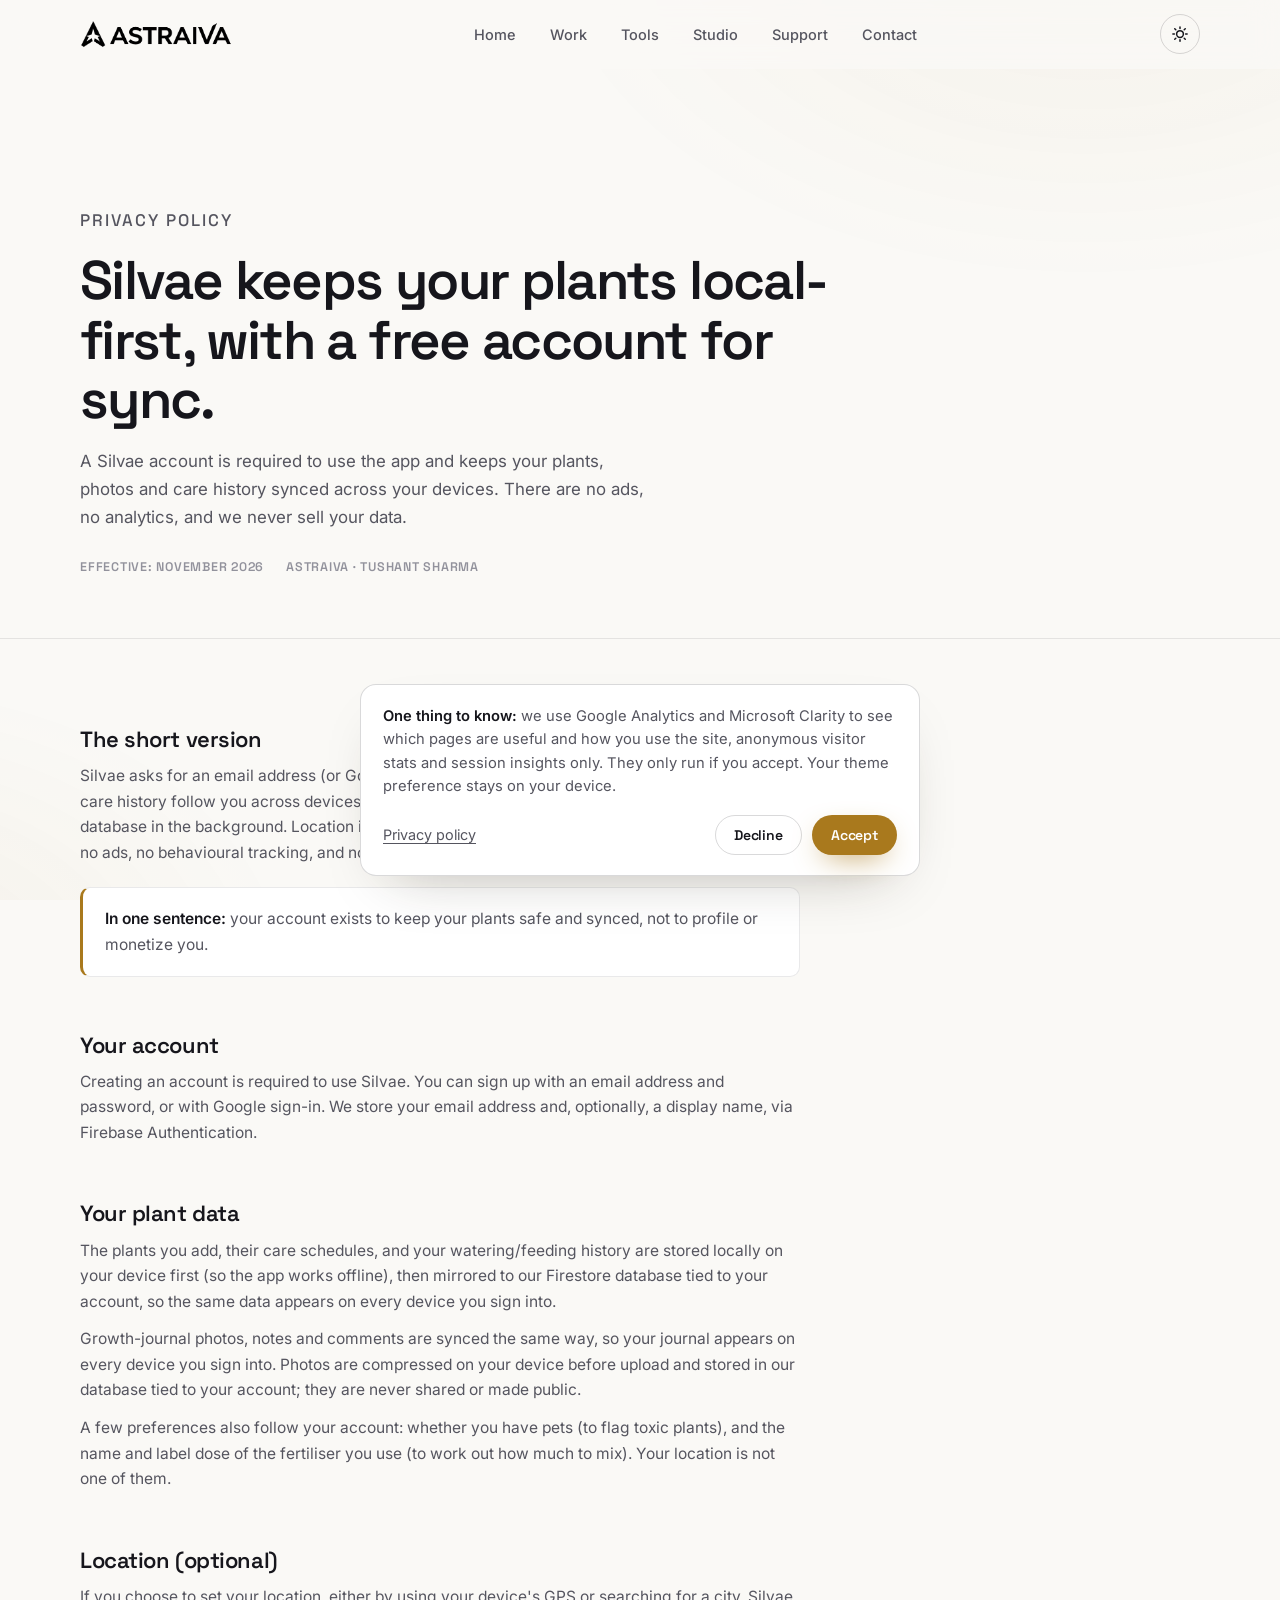
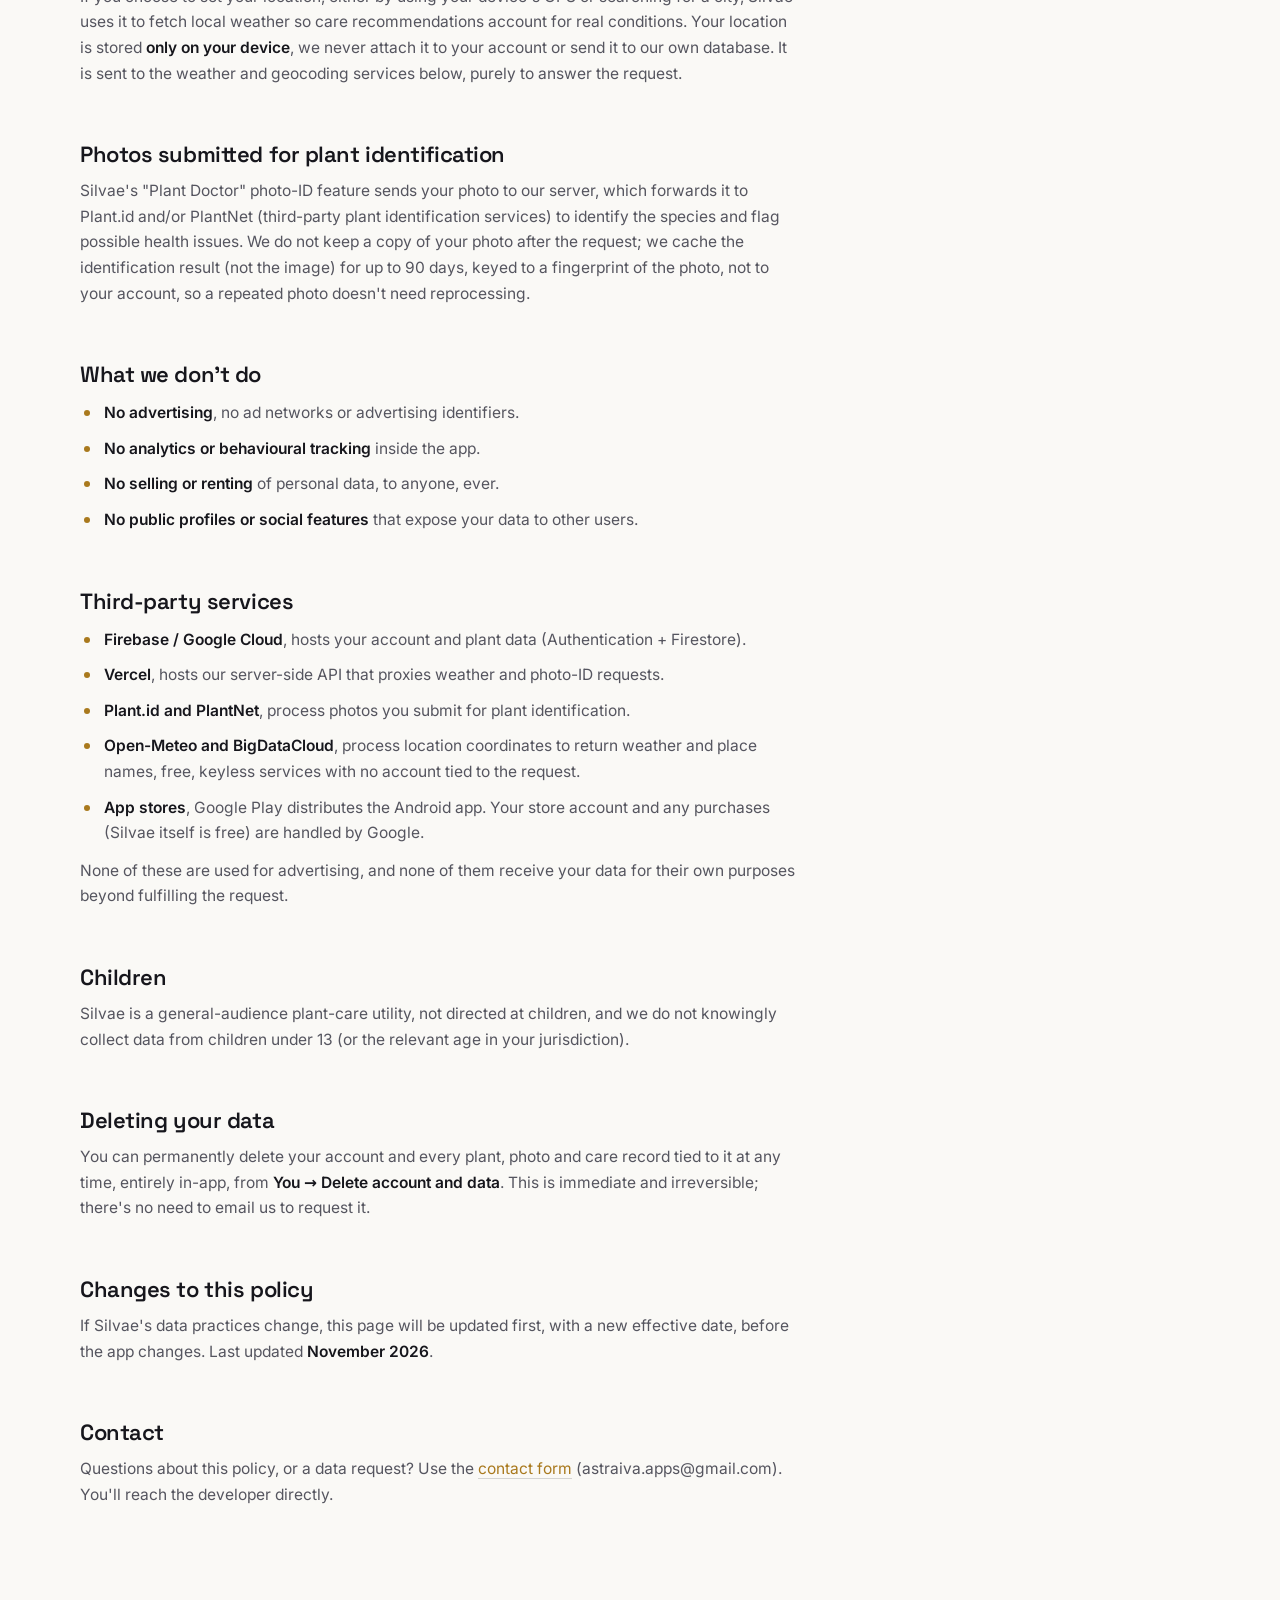
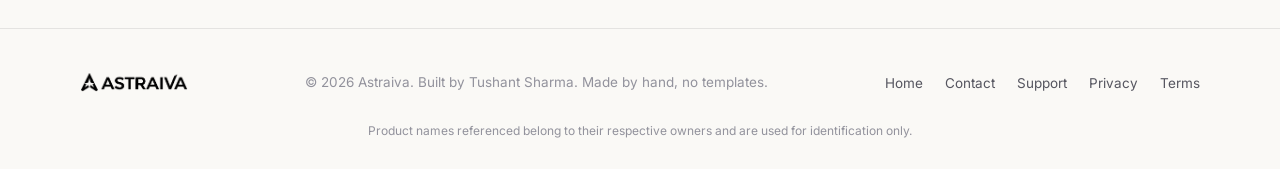
<file: privacy/silvae.html>
<!DOCTYPE html>
<html lang="en" data-theme="dark">
<head>
  <meta charset="UTF-8">
  <meta name="viewport" content="width=device-width, initial-scale=1.0">

  <title>Silvae Privacy Policy | Astraiva</title>
  <meta name="description" content="Silvae privacy policy. A free account keeps your plants, photos and care history synced across devices. No ads, no analytics, nothing sold, in-app account deletion.">
  <meta name="author" content="Astraiva, Tushant Sharma">
  <meta name="robots" content="index, follow">
  <meta name="theme-color" content="#0c0c11">
  <link rel="canonical" href="https://astraiva.app/privacy/silvae.html">

  <!-- Open Graph -->
  <meta property="og:type" content="website">
  <meta property="og:site_name" content="Astraiva">
  <meta property="og:locale" content="en_US">
  <meta property="og:url" content="https://astraiva.app/privacy/silvae.html">
  <meta property="og:title" content="Silvae Privacy Policy | Astraiva">
  <meta property="og:description" content="A free account keeps your plants, photos and care history synced across devices. No ads, no analytics, nothing sold, in-app account deletion.">
  <meta property="og:image" content="https://astraiva.app/assets/img/og-astraiva.png">
  <meta property="og:image:width" content="1200">
  <meta property="og:image:height" content="630">
  <meta property="og:image:type" content="image/png">
  <meta property="og:image:alt" content="Astraiva, games, apps and tools by Tushant Sharma">
  <meta name="twitter:card" content="summary_large_image">
  <meta name="twitter:title" content="Silvae Privacy Policy | Astraiva">
  <meta name="twitter:description" content="A free account keeps your plants, photos and care history synced across devices. No ads, no analytics, nothing sold, in-app account deletion.">
  <meta name="twitter:image" content="https://astraiva.app/assets/img/og-astraiva.png">
  <meta name="twitter:image:alt" content="Astraiva, games, apps and tools by Tushant Sharma">

  <!-- Structured data -->
  <script type="application/ld+json">
  {
    "@context": "https://schema.org",
    "@type": "WebPage",
    "@id": "https://astraiva.app/privacy/silvae.html#webpage",
    "name": "Silvae Privacy Policy | Astraiva",
    "url": "https://astraiva.app/privacy/silvae.html",
    "isPartOf": { "@id": "https://astraiva.app/#website" },
    "about": {
      "@type": "Organization",
      "@id": "https://astraiva.app/#organization",
      "name": "Astraiva",
      "email": "astraiva.apps@gmail.com"
    }
  }
  </script>
  <script type="application/ld+json">
  {
    "@context": "https://schema.org",
    "@type": "Organization",
    "@id": "https://astraiva.app/#organization",
    "name": "Astraiva",
    "url": "https://astraiva.app/",
    "email": "astraiva.apps@gmail.com",
    "founder": { "@type": "Person", "name": "Tushant Sharma", "url": "https://github.com/Jadax" },
    "sameAs": ["https://github.com/Jadax", "https://ko-fi.com/jadax"]
  }
  </script>

  <link rel="icon" type="image/x-icon" href="../favicon.ico">
  <link rel="icon" type="image/png" sizes="32x32" href="../favicon-32x32.png">
  <link rel="icon" type="image/png" sizes="16x16" href="../favicon-16x16.png">
  <link rel="apple-touch-icon" sizes="180x180" href="../apple-touch-icon.png">
  <link rel="icon" type="image/svg+xml" href="../favicon.svg">
  <link rel="stylesheet" href="../css/fonts.css">
  <link rel="preload" href="../assets/fonts/V8mDoQDjQSkFtoMM3T6r8E7mPbF4Cw.woff2" as="font" type="font/woff2" crossorigin>
  <link rel="preload" href="../assets/fonts/UcC73FwrK3iLTeHuS_nVMrMxCp50SjIa1ZL7.woff2" as="font" type="font/woff2" crossorigin>
  <link rel="stylesheet" href="../css/style.css">
  <script>
    try {
      var t = localStorage.getItem("astraiva-theme");
      if (!t) t = window.matchMedia("(prefers-color-scheme: light)").matches ? "light" : "dark";
      document.documentElement.setAttribute("data-theme", t);
    } catch (e) {}
  </script>
  <script src="../js/consent.js" defer></script>
</head>
<body>

  <a class="skip-link" href="#content">Skip to content</a>

  <header class="site-header" id="top">
    <nav class="nav container" aria-label="Primary">
      <a class="brand" href="../index.html" aria-label="Astraiva, home">
        <img class="brand-logo" src="../assets/img/astraiva-logo-black.png" alt="Astraiva" width="164" height="30">
      </a>

      <ul class="nav-links" id="nav-links">
        <li><a href="../index.html#top">Home</a></li>
        <li><a href="../index.html#work">Work</a></li>
        <li><a href="../index.html#tools">Tools</a></li>
        <li><a href="../index.html#studio">Studio</a></li>
        <li><a href="../support.html">Support</a></li>
        <li><a href="../index.html#contact">Contact</a></li>
      </ul>

      <div class="nav-actions">
        <button class="theme-toggle" id="theme-toggle" type="button" aria-label="Toggle theme" aria-pressed="false">
          <svg class="icon-sun" viewBox="0 0 24 24" fill="none" stroke="currentColor" stroke-width="2" stroke-linecap="round" aria-hidden="true">
            <circle cx="12" cy="12" r="4.5"/>
            <path d="M12 2.5v2M12 19.5v2M2.5 12h2M19.5 12h2M5 5l1.4 1.4M17.6 17.6L19 19M19 5l-1.4 1.4M6.4 17.6L5 19"/>
          </svg>
          <svg class="icon-moon" viewBox="0 0 24 24" fill="none" stroke="currentColor" stroke-width="2" stroke-linecap="round" stroke-linejoin="round" aria-hidden="true">
            <path d="M20 13.5A8 8 0 0 1 10.5 4 7.5 7.5 0 1 0 20 13.5Z"/>
          </svg>
        </button>
        <button class="menu-toggle" id="menu-toggle" type="button" aria-label="Open menu" aria-expanded="false">
          <span></span><span></span>
        </button>
      </div>
    </nav>
  </header>

  <main id="content">

    <section class="legal-hero">
      <div class="container">
        <div class="legal-hero-inner">
          <p class="section-label">Privacy Policy</p>
          <h1>Silvae keeps your plants local-first, with a free account for sync.</h1>
          <p>
            A Silvae account is required to use the app and keeps your plants, photos and care
            history synced across your devices. There are no ads, no analytics, and we never sell
            your data.
          </p>
          <div class="legal-meta">
            <span>Effective: November 2026</span>
            <span>Astraiva · Tushant Sharma</span>
          </div>
        </div>
      </div>
    </section>

    <section class="legal-body">
      <div class="container">
        <div class="legal-prose">

          <h2 id="short-version">The short version</h2>
          <p>
            Silvae asks for an email address (or Google sign-in) to create your account, so your
            plants and care history follow you across devices. Your plant data lives on your
            device first and syncs to our database in the background. Location is entirely
            optional and never leaves your device. There are no ads, no behavioural tracking, and
            nothing is ever sold.
          </p>

          <div class="legal-callout">
            <p><strong>In one sentence:</strong> your account exists to keep your plants safe and
            synced, not to profile or monetize you.</p>
          </div>

          <h2 id="account">Your account</h2>
          <p>
            Creating an account is required to use Silvae. You can sign up with an email address
            and password, or with Google sign-in. We store your email address and, optionally, a
            display name, via Firebase Authentication.
          </p>

          <h2 id="plant-data">Your plant data</h2>
          <p>
            The plants you add, their care schedules, and your watering/feeding history are stored
            locally on your device first (so the app works offline), then mirrored to our Firestore
            database tied to your account, so the same data appears on every device you sign into.
          </p>
          <p>
            Growth-journal photos, notes and comments are synced the same way, so your journal
            appears on every device you sign into. Photos are compressed on your device before
            upload and stored in our database tied to your account; they are never shared or made
            public.
          </p>
          <p>
            A few preferences also follow your account: whether you have pets (to flag toxic
            plants), and the name and label dose of the fertiliser you use (to work out how much to
            mix). Your location is not one of them.
          </p>

          <h2 id="location">Location (optional)</h2>
          <p>
            If you choose to set your location, either by using your device's GPS or searching for
            a city, Silvae uses it to fetch local weather so care recommendations account for real
            conditions. Your location is stored <strong>only on your device</strong>, we never
            attach it to your account or send it to our own database. It is sent to the weather and
            geocoding services below, purely to answer the request.
          </p>

          <h2 id="photo-id">Photos submitted for plant identification</h2>
          <p>
            Silvae's "Plant Doctor" photo-ID feature sends your photo to our server, which forwards
            it to Plant.id and/or PlantNet (third-party plant identification services) to identify
            the species and flag possible health issues. We do not keep a copy of your photo after
            the request; we cache the identification result (not the image) for up to 90 days,
            keyed to a fingerprint of the photo, not to your account, so a repeated photo doesn't
            need reprocessing.
          </p>

          <h2 id="what-we-dont-do">What we don't do</h2>
          <ul>
            <li><strong>No advertising</strong>, no ad networks or advertising identifiers.</li>
            <li><strong>No analytics or behavioural tracking</strong> inside the app.</li>
            <li><strong>No selling or renting</strong> of personal data, to anyone, ever.</li>
            <li><strong>No public profiles or social features</strong> that expose your data to other users.</li>
          </ul>

          <h2 id="third-parties">Third-party services</h2>
          <ul>
            <li><strong>Firebase / Google Cloud</strong>, hosts your account and plant data (Authentication + Firestore).</li>
            <li><strong>Vercel</strong>, hosts our server-side API that proxies weather and photo-ID requests.</li>
            <li><strong>Plant.id and PlantNet</strong>, process photos you submit for plant identification.</li>
            <li><strong>Open-Meteo and BigDataCloud</strong>, process location coordinates to return weather and place names, free, keyless services with no account tied to the request.</li>
            <li><strong>App stores</strong>, Google Play distributes the Android app. Your store account and any purchases (Silvae itself is free) are handled by Google.</li>
          </ul>
          <p>None of these are used for advertising, and none of them receive your data for their own purposes beyond fulfilling the request.</p>

          <h2 id="children">Children</h2>
          <p>
            Silvae is a general-audience plant-care utility, not directed at children, and we do
            not knowingly collect data from children under 13 (or the relevant age in your
            jurisdiction).
          </p>

          <h2 id="your-control">Deleting your data</h2>
          <p>
            You can permanently delete your account and every plant, photo and care record tied to
            it at any time, entirely in-app, from <strong>You → Delete account and data</strong>.
            This is immediate and irreversible; there's no need to email us to request it.
          </p>

          <h2 id="changes">Changes to this policy</h2>
          <p>
            If Silvae's data practices change, this page will be updated first, with a new
            effective date, before the app changes. Last updated <strong>November 2026</strong>.
          </p>

          <h2 id="contact">Contact</h2>
          <p>
            Questions about this policy, or a data request? Use the
            <a href="../contact.html">contact form</a> (astraiva.apps@gmail.com). You'll reach the
            developer directly.
          </p>

        </div>
      </div>
    </section>

  </main>

  <footer class="site-footer">
    <div class="container footer-inner">
      <div class="footer-brand">
        <img class="brand-logo brand-logo-sm" src="../assets/img/astraiva-logo-black.png" alt="Astraiva" width="120" height="22">
      </div>
      <p class="footer-copy">© <span id="year">2026</span> Astraiva. Built by Tushant Sharma. Made by hand, no templates.</p>
      <ul class="footer-links">
        <li><a href="../index.html">Home</a></li>
        <li><a href="../contact.html">Contact</a></li>
        <li><a href="../support.html">Support</a></li>
        <li><a href="../privacy.html">Privacy</a></li>
        <li><a href="../terms.html">Terms</a></li>
      </ul>
    </div>
    <p class="footer-note">Product names referenced belong to their respective owners and are used for identification only.</p>
  </footer>

  <script src="../js/main.js"></script>
</body>
</html>
</file>
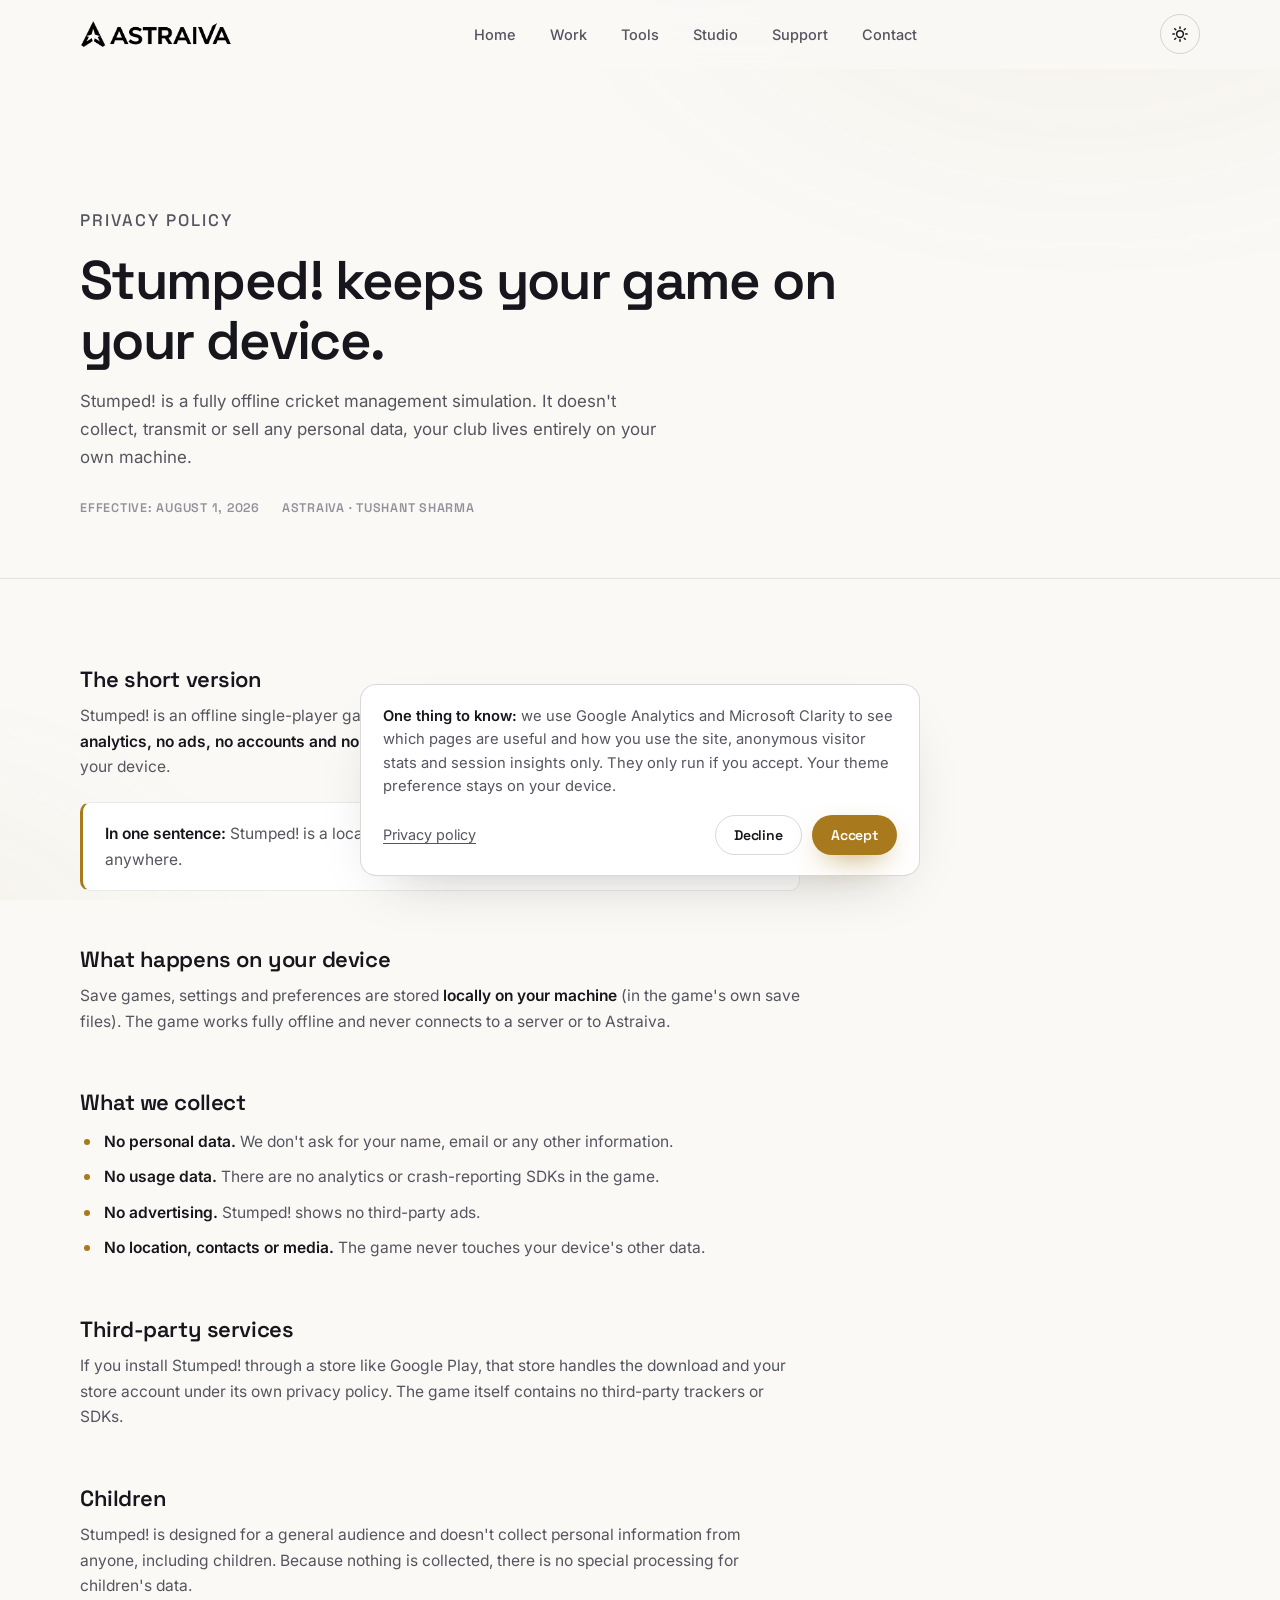
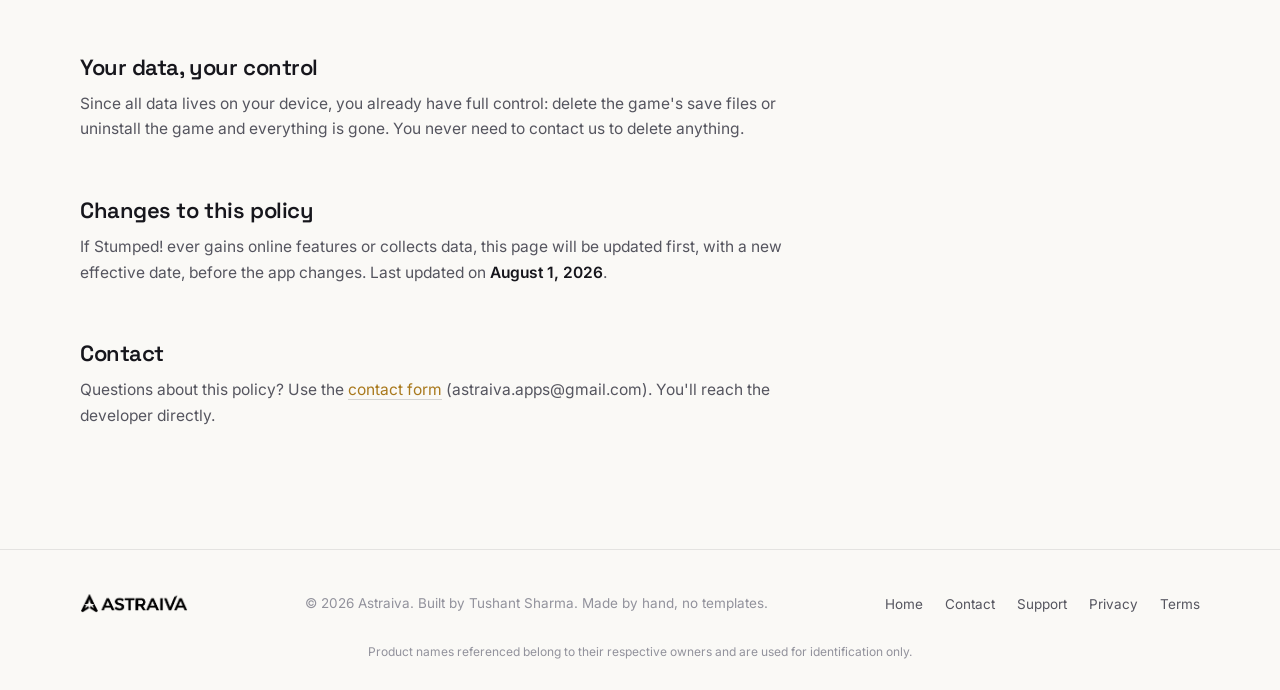
<file: privacy/stumped.html>
﻿<!DOCTYPE html>
<html lang="en" data-theme="dark">
<head>
  <meta charset="UTF-8">
  <meta name="viewport" content="width=device-width, initial-scale=1.0">
  
  <title>Stumped! Privacy Policy | Astraiva</title>
  <meta name="description" content="Stumped! privacy policy. The cricket management sim collects nothing, stores everything on your device, and runs fully offline.">
  <meta name="author" content="Astraiva, Tushant Sharma">
  <meta name="robots" content="index, follow">
  <meta name="theme-color" content="#0c0c11">
  <link rel="canonical" href="https://astraiva.app/privacy/stumped.html">

  <!-- Open Graph -->
  <meta property="og:type" content="website">
  <meta property="og:site_name" content="Astraiva">
  <meta property="og:locale" content="en_US">
  <meta property="og:url" content="https://astraiva.app/privacy/stumped.html">
  <meta property="og:title" content="Stumped! Privacy Policy | Astraiva">
  <meta property="og:description" content="Stumped! collects nothing, stores everything on your device, and runs fully offline.">
  <meta property="og:image" content="https://astraiva.app/assets/img/og-astraiva.png">
  <meta property="og:image:width" content="1200">
  <meta property="og:image:height" content="630">
  <meta property="og:image:type" content="image/png">
  <meta property="og:image:alt" content="Astraiva, games, apps and tools by Tushant Sharma">
  <meta name="twitter:card" content="summary_large_image">
  <meta name="twitter:title" content="Stumped! Privacy Policy | Astraiva">
  <meta name="twitter:description" content="Stumped! collects nothing, stores everything on your device, and runs fully offline.">
  <meta name="twitter:image" content="https://astraiva.app/assets/img/og-astraiva.png">
  <meta name="twitter:image:alt" content="Astraiva, games, apps and tools by Tushant Sharma">

  <!-- Structured data -->
  <script type="application/ld+json">
  {
    "@context": "https://schema.org",
    "@type": "WebPage",
    "@id": "https://astraiva.app/privacy/stumped.html#webpage",
    "name": "Stumped! Privacy Policy | Astraiva",
    "url": "https://astraiva.app/privacy/stumped.html",
    "isPartOf": { "@id": "https://astraiva.app/#website" },
    "about": {
      "@type": "Organization",
      "@id": "https://astraiva.app/#organization",
      "name": "Astraiva",
      "email": "astraiva.apps@gmail.com"
    }
  }
  </script>
  <script type="application/ld+json">
  {
    "@context": "https://schema.org",
    "@type": "Organization",
    "@id": "https://astraiva.app/#organization",
    "name": "Astraiva",
    "url": "https://astraiva.app/",
    "email": "astraiva.apps@gmail.com",
    "founder": { "@type": "Person", "name": "Tushant Sharma", "url": "https://github.com/Jadax" },
    "sameAs": ["https://github.com/Jadax", "https://ko-fi.com/jadax"]
  }
  </script>

  <link rel="icon" type="image/x-icon" href="../favicon.ico">
  <link rel="icon" type="image/png" sizes="32x32" href="../favicon-32x32.png">
  <link rel="icon" type="image/png" sizes="16x16" href="../favicon-16x16.png">
  <link rel="apple-touch-icon" sizes="180x180" href="../apple-touch-icon.png">
  <link rel="icon" type="image/svg+xml" href="../favicon.svg">
  <link rel="stylesheet" href="../css/fonts.css">
  <link rel="preload" href="../assets/fonts/V8mDoQDjQSkFtoMM3T6r8E7mPbF4Cw.woff2" as="font" type="font/woff2" crossorigin>
  <link rel="preload" href="../assets/fonts/UcC73FwrK3iLTeHuS_nVMrMxCp50SjIa1ZL7.woff2" as="font" type="font/woff2" crossorigin>
  <link rel="stylesheet" href="../css/style.css">
  <script>
    try {
      var t = localStorage.getItem("astraiva-theme");
      if (!t) t = window.matchMedia("(prefers-color-scheme: light)").matches ? "light" : "dark";
      document.documentElement.setAttribute("data-theme", t);
    } catch (e) {}
  </script>
  <script src="../js/consent.js" defer></script>
</head>
<body>

  <a class="skip-link" href="#content">Skip to content</a>

  <header class="site-header" id="top">
    <nav class="nav container" aria-label="Primary">
      <a class="brand" href="../index.html" aria-label="Astraiva, home">
        <img class="brand-logo" src="../assets/img/astraiva-logo-black.png" alt="Astraiva" width="164" height="30">
      </a>

      <ul class="nav-links" id="nav-links">
        <li><a href="../index.html#top">Home</a></li>
        <li><a href="../index.html#work">Work</a></li>
        <li><a href="../index.html#tools">Tools</a></li>
        <li><a href="../index.html#studio">Studio</a></li>
        <li><a href="../support.html">Support</a></li>
        <li><a href="../index.html#contact">Contact</a></li>
      </ul>

      <div class="nav-actions">
        <button class="theme-toggle" id="theme-toggle" type="button" aria-label="Toggle theme" aria-pressed="false">
          <svg class="icon-sun" viewBox="0 0 24 24" fill="none" stroke="currentColor" stroke-width="2" stroke-linecap="round" aria-hidden="true">
            <circle cx="12" cy="12" r="4.5"/>
            <path d="M12 2.5v2M12 19.5v2M2.5 12h2M19.5 12h2M5 5l1.4 1.4M17.6 17.6L19 19M19 5l-1.4 1.4M6.4 17.6L5 19"/>
          </svg>
          <svg class="icon-moon" viewBox="0 0 24 24" fill="none" stroke="currentColor" stroke-width="2" stroke-linecap="round" stroke-linejoin="round" aria-hidden="true">
            <path d="M20 13.5A8 8 0 0 1 10.5 4 7.5 7.5 0 1 0 20 13.5Z"/>
          </svg>
        </button>
        <button class="menu-toggle" id="menu-toggle" type="button" aria-label="Open menu" aria-expanded="false">
          <span></span><span></span>
        </button>
      </div>
    </nav>
  </header>

  <main id="content">

    <section class="legal-hero">
      <div class="container">
        <div class="legal-hero-inner">
          <p class="section-label">Privacy Policy</p>
          <h1>Stumped! keeps your game on your device.</h1>
          <p>
            Stumped! is a fully offline cricket management simulation. It doesn't collect, transmit
            or sell any personal data, your club lives entirely on your own machine.
          </p>
          <div class="legal-meta">
            <span>Effective: August 1, 2026</span>
            <span>Astraiva · Tushant Sharma</span>
          </div>
        </div>
      </div>
    </section>

    <section class="legal-body">
      <div class="container">
        <div class="legal-prose">

          <h2 id="short-version">The short version</h2>
          <p>
            Stumped! is an offline single-player game. <strong>We don't collect any personal data.
            There are no analytics, no ads, no accounts and no network features.</strong> Your save
            games and settings stay on your device.
          </p>

          <div class="legal-callout">
            <p><strong>In one sentence:</strong> Stumped! is a local game with local saves, nothing about your play is sent anywhere.</p>
          </div>

          <h2 id="on-your-device">What happens on your device</h2>
          <p>
            Save games, settings and preferences are stored <strong>locally on your machine</strong>
            (in the game's own save files). The game works fully offline and never connects to a
            server or to Astraiva.
          </p>

          <h2 id="what-we-collect">What we collect</h2>
          <ul>
            <li><strong>No personal data.</strong> We don't ask for your name, email or any other information.</li>
            <li><strong>No usage data.</strong> There are no analytics or crash-reporting SDKs in the game.</li>
            <li><strong>No advertising.</strong> Stumped! shows no third-party ads.</li>
            <li><strong>No location, contacts or media.</strong> The game never touches your device's other data.</li>
          </ul>

          <h2 id="third-parties">Third-party services</h2>
          <p>
            If you install Stumped! through a store like Google Play, that store handles the
            download and your store account under its own privacy policy. The game itself contains
            no third-party trackers or SDKs.
          </p>

          <h2 id="children">Children</h2>
          <p>
            Stumped! is designed for a general audience and doesn't collect personal information
            from anyone, including children. Because nothing is collected, there is no special
            processing for children's data.
          </p>

          <h2 id="your-control">Your data, your control</h2>
          <p>
            Since all data lives on your device, you already have full control: delete the game's
            save files or uninstall the game and everything is gone. You never need to contact us
            to delete anything.
          </p>

          <h2 id="changes">Changes to this policy</h2>
          <p>
            If Stumped! ever gains online features or collects data, this page will be updated
            first, with a new effective date, before the app changes. Last updated on
            <strong>August 1, 2026</strong>.
          </p>

          <h2 id="contact">Contact</h2>
          <p>
            Questions about this policy? Use the
            <a href="../contact.html">contact form</a> (astraiva.apps@gmail.com). You'll reach the
            developer directly.
          </p>

        </div>
      </div>
    </section>

  </main>

  <footer class="site-footer">
    <div class="container footer-inner">
      <div class="footer-brand">
        <img class="brand-logo brand-logo-sm" src="../assets/img/astraiva-logo-black.png" alt="Astraiva" width="120" height="22">
      </div>
      <p class="footer-copy">© <span id="year">2026</span> Astraiva. Built by Tushant Sharma. Made by hand, no templates.</p>
      <ul class="footer-links">
        <li><a href="../index.html">Home</a></li>
        <li><a href="../contact.html">Contact</a></li>
        <li><a href="../support.html">Support</a></li>
        <li><a href="../privacy.html">Privacy</a></li>
        <li><a href="../terms.html">Terms</a></li>
      </ul>
    </div>
    <p class="footer-note">Product names referenced belong to their respective owners and are used for identification only.</p>
  </footer>

  <script src="../js/main.js"></script>
</body>
</html>
</file>
<file: css/fonts.css>
@font-face {
  font-family: 'Inter';
  font-style: normal;
  font-weight: 400;
  font-display: swap;
  src: url('../assets/fonts/UcC73FwrK3iLTeHuS_nVMrMxCp50SjIa2JL7SUc.woff2') format('woff2');
  unicode-range: U+0460-052F, U+1C80-1C8A, U+20B4, U+2DE0-2DFF, U+A640-A69F, U+FE2E-FE2F;
}

@font-face {
  font-family: 'Inter';
  font-style: normal;
  font-weight: 400;
  font-display: swap;
  src: url('../assets/fonts/UcC73FwrK3iLTeHuS_nVMrMxCp50SjIa0ZL7SUc.woff2') format('woff2');
  unicode-range: U+0301, U+0400-045F, U+0490-0491, U+04B0-04B1, U+2116;
}

@font-face {
  font-family: 'Inter';
  font-style: normal;
  font-weight: 400;
  font-display: swap;
  src: url('../assets/fonts/UcC73FwrK3iLTeHuS_nVMrMxCp50SjIa2ZL7SUc.woff2') format('woff2');
  unicode-range: U+1F00-1FFF;
}

@font-face {
  font-family: 'Inter';
  font-style: normal;
  font-weight: 400;
  font-display: swap;
  src: url('../assets/fonts/UcC73FwrK3iLTeHuS_nVMrMxCp50SjIa1pL7SUc.woff2') format('woff2');
  unicode-range: U+0370-0377, U+037A-037F, U+0384-038A, U+038C, U+038E-03A1, U+03A3-03FF;
}

@font-face {
  font-family: 'Inter';
  font-style: normal;
  font-weight: 400;
  font-display: swap;
  src: url('../assets/fonts/UcC73FwrK3iLTeHuS_nVMrMxCp50SjIa2pL7SUc.woff2') format('woff2');
  unicode-range: U+0102-0103, U+0110-0111, U+0128-0129, U+0168-0169, U+01A0-01A1, U+01AF-01B0, U+0300-0301, U+0303-0304, U+0308-0309, U+0323, U+0329, U+1EA0-1EF9, U+20AB;
}

@font-face {
  font-family: 'Inter';
  font-style: normal;
  font-weight: 400;
  font-display: swap;
  src: url('../assets/fonts/UcC73FwrK3iLTeHuS_nVMrMxCp50SjIa25L7SUc.woff2') format('woff2');
  unicode-range: U+0100-02BA, U+02BD-02C5, U+02C7-02CC, U+02CE-02D7, U+02DD-02FF, U+0304, U+0308, U+0329, U+1D00-1DBF, U+1E00-1E9F, U+1EF2-1EFF, U+2020, U+20A0-20AB, U+20AD-20C0, U+2113, U+2C60-2C7F, U+A720-A7FF;
}

@font-face {
  font-family: 'Inter';
  font-style: normal;
  font-weight: 400;
  font-display: swap;
  src: url('../assets/fonts/UcC73FwrK3iLTeHuS_nVMrMxCp50SjIa1ZL7.woff2') format('woff2');
  unicode-range: U+0000-00FF, U+0131, U+0152-0153, U+02BB-02BC, U+02C6, U+02DA, U+02DC, U+0304, U+0308, U+0329, U+2000-206F, U+20AC, U+2122, U+2191, U+2193, U+2212, U+2215, U+FEFF, U+FFFD;
}

@font-face {
  font-family: 'Inter';
  font-style: normal;
  font-weight: 500;
  font-display: swap;
  src: url('../assets/fonts/UcC73FwrK3iLTeHuS_nVMrMxCp50SjIa2JL7SUc.woff2') format('woff2');
  unicode-range: U+0460-052F, U+1C80-1C8A, U+20B4, U+2DE0-2DFF, U+A640-A69F, U+FE2E-FE2F;
}

@font-face {
  font-family: 'Inter';
  font-style: normal;
  font-weight: 500;
  font-display: swap;
  src: url('../assets/fonts/UcC73FwrK3iLTeHuS_nVMrMxCp50SjIa0ZL7SUc.woff2') format('woff2');
  unicode-range: U+0301, U+0400-045F, U+0490-0491, U+04B0-04B1, U+2116;
}

@font-face {
  font-family: 'Inter';
  font-style: normal;
  font-weight: 500;
  font-display: swap;
  src: url('../assets/fonts/UcC73FwrK3iLTeHuS_nVMrMxCp50SjIa2ZL7SUc.woff2') format('woff2');
  unicode-range: U+1F00-1FFF;
}

@font-face {
  font-family: 'Inter';
  font-style: normal;
  font-weight: 500;
  font-display: swap;
  src: url('../assets/fonts/UcC73FwrK3iLTeHuS_nVMrMxCp50SjIa1pL7SUc.woff2') format('woff2');
  unicode-range: U+0370-0377, U+037A-037F, U+0384-038A, U+038C, U+038E-03A1, U+03A3-03FF;
}

@font-face {
  font-family: 'Inter';
  font-style: normal;
  font-weight: 500;
  font-display: swap;
  src: url('../assets/fonts/UcC73FwrK3iLTeHuS_nVMrMxCp50SjIa2pL7SUc.woff2') format('woff2');
  unicode-range: U+0102-0103, U+0110-0111, U+0128-0129, U+0168-0169, U+01A0-01A1, U+01AF-01B0, U+0300-0301, U+0303-0304, U+0308-0309, U+0323, U+0329, U+1EA0-1EF9, U+20AB;
}

@font-face {
  font-family: 'Inter';
  font-style: normal;
  font-weight: 500;
  font-display: swap;
  src: url('../assets/fonts/UcC73FwrK3iLTeHuS_nVMrMxCp50SjIa25L7SUc.woff2') format('woff2');
  unicode-range: U+0100-02BA, U+02BD-02C5, U+02C7-02CC, U+02CE-02D7, U+02DD-02FF, U+0304, U+0308, U+0329, U+1D00-1DBF, U+1E00-1E9F, U+1EF2-1EFF, U+2020, U+20A0-20AB, U+20AD-20C0, U+2113, U+2C60-2C7F, U+A720-A7FF;
}

@font-face {
  font-family: 'Inter';
  font-style: normal;
  font-weight: 500;
  font-display: swap;
  src: url('../assets/fonts/UcC73FwrK3iLTeHuS_nVMrMxCp50SjIa1ZL7.woff2') format('woff2');
  unicode-range: U+0000-00FF, U+0131, U+0152-0153, U+02BB-02BC, U+02C6, U+02DA, U+02DC, U+0304, U+0308, U+0329, U+2000-206F, U+20AC, U+2122, U+2191, U+2193, U+2212, U+2215, U+FEFF, U+FFFD;
}

@font-face {
  font-family: 'Inter';
  font-style: normal;
  font-weight: 600;
  font-display: swap;
  src: url('../assets/fonts/UcC73FwrK3iLTeHuS_nVMrMxCp50SjIa2JL7SUc.woff2') format('woff2');
  unicode-range: U+0460-052F, U+1C80-1C8A, U+20B4, U+2DE0-2DFF, U+A640-A69F, U+FE2E-FE2F;
}

@font-face {
  font-family: 'Inter';
  font-style: normal;
  font-weight: 600;
  font-display: swap;
  src: url('../assets/fonts/UcC73FwrK3iLTeHuS_nVMrMxCp50SjIa0ZL7SUc.woff2') format('woff2');
  unicode-range: U+0301, U+0400-045F, U+0490-0491, U+04B0-04B1, U+2116;
}

@font-face {
  font-family: 'Inter';
  font-style: normal;
  font-weight: 600;
  font-display: swap;
  src: url('../assets/fonts/UcC73FwrK3iLTeHuS_nVMrMxCp50SjIa2ZL7SUc.woff2') format('woff2');
  unicode-range: U+1F00-1FFF;
}

@font-face {
  font-family: 'Inter';
  font-style: normal;
  font-weight: 600;
  font-display: swap;
  src: url('../assets/fonts/UcC73FwrK3iLTeHuS_nVMrMxCp50SjIa1pL7SUc.woff2') format('woff2');
  unicode-range: U+0370-0377, U+037A-037F, U+0384-038A, U+038C, U+038E-03A1, U+03A3-03FF;
}

@font-face {
  font-family: 'Inter';
  font-style: normal;
  font-weight: 600;
  font-display: swap;
  src: url('../assets/fonts/UcC73FwrK3iLTeHuS_nVMrMxCp50SjIa2pL7SUc.woff2') format('woff2');
  unicode-range: U+0102-0103, U+0110-0111, U+0128-0129, U+0168-0169, U+01A0-01A1, U+01AF-01B0, U+0300-0301, U+0303-0304, U+0308-0309, U+0323, U+0329, U+1EA0-1EF9, U+20AB;
}

@font-face {
  font-family: 'Inter';
  font-style: normal;
  font-weight: 600;
  font-display: swap;
  src: url('../assets/fonts/UcC73FwrK3iLTeHuS_nVMrMxCp50SjIa25L7SUc.woff2') format('woff2');
  unicode-range: U+0100-02BA, U+02BD-02C5, U+02C7-02CC, U+02CE-02D7, U+02DD-02FF, U+0304, U+0308, U+0329, U+1D00-1DBF, U+1E00-1E9F, U+1EF2-1EFF, U+2020, U+20A0-20AB, U+20AD-20C0, U+2113, U+2C60-2C7F, U+A720-A7FF;
}

@font-face {
  font-family: 'Inter';
  font-style: normal;
  font-weight: 600;
  font-display: swap;
  src: url('../assets/fonts/UcC73FwrK3iLTeHuS_nVMrMxCp50SjIa1ZL7.woff2') format('woff2');
  unicode-range: U+0000-00FF, U+0131, U+0152-0153, U+02BB-02BC, U+02C6, U+02DA, U+02DC, U+0304, U+0308, U+0329, U+2000-206F, U+20AC, U+2122, U+2191, U+2193, U+2212, U+2215, U+FEFF, U+FFFD;
}

@font-face {
  font-family: 'Space Grotesk';
  font-style: normal;
  font-weight: 400;
  font-display: swap;
  src: url('../assets/fonts/V8mDoQDjQSkFtoMM3T6r8E7mPb54C-s0.woff2') format('woff2');
  unicode-range: U+0102-0103, U+0110-0111, U+0128-0129, U+0168-0169, U+01A0-01A1, U+01AF-01B0, U+0300-0301, U+0303-0304, U+0308-0309, U+0323, U+0329, U+1EA0-1EF9, U+20AB;
}

@font-face {
  font-family: 'Space Grotesk';
  font-style: normal;
  font-weight: 400;
  font-display: swap;
  src: url('../assets/fonts/V8mDoQDjQSkFtoMM3T6r8E7mPb94C-s0.woff2') format('woff2');
  unicode-range: U+0100-02BA, U+02BD-02C5, U+02C7-02CC, U+02CE-02D7, U+02DD-02FF, U+0304, U+0308, U+0329, U+1D00-1DBF, U+1E00-1E9F, U+1EF2-1EFF, U+2020, U+20A0-20AB, U+20AD-20C0, U+2113, U+2C60-2C7F, U+A720-A7FF;
}

@font-face {
  font-family: 'Space Grotesk';
  font-style: normal;
  font-weight: 400;
  font-display: swap;
  src: url('../assets/fonts/V8mDoQDjQSkFtoMM3T6r8E7mPbF4Cw.woff2') format('woff2');
  unicode-range: U+0000-00FF, U+0131, U+0152-0153, U+02BB-02BC, U+02C6, U+02DA, U+02DC, U+0304, U+0308, U+0329, U+2000-206F, U+20AC, U+2122, U+2191, U+2193, U+2212, U+2215, U+FEFF, U+FFFD;
}

@font-face {
  font-family: 'Space Grotesk';
  font-style: normal;
  font-weight: 500;
  font-display: swap;
  src: url('../assets/fonts/V8mDoQDjQSkFtoMM3T6r8E7mPb54C-s0.woff2') format('woff2');
  unicode-range: U+0102-0103, U+0110-0111, U+0128-0129, U+0168-0169, U+01A0-01A1, U+01AF-01B0, U+0300-0301, U+0303-0304, U+0308-0309, U+0323, U+0329, U+1EA0-1EF9, U+20AB;
}

@font-face {
  font-family: 'Space Grotesk';
  font-style: normal;
  font-weight: 500;
  font-display: swap;
  src: url('../assets/fonts/V8mDoQDjQSkFtoMM3T6r8E7mPb94C-s0.woff2') format('woff2');
  unicode-range: U+0100-02BA, U+02BD-02C5, U+02C7-02CC, U+02CE-02D7, U+02DD-02FF, U+0304, U+0308, U+0329, U+1D00-1DBF, U+1E00-1E9F, U+1EF2-1EFF, U+2020, U+20A0-20AB, U+20AD-20C0, U+2113, U+2C60-2C7F, U+A720-A7FF;
}

@font-face {
  font-family: 'Space Grotesk';
  font-style: normal;
  font-weight: 500;
  font-display: swap;
  src: url('../assets/fonts/V8mDoQDjQSkFtoMM3T6r8E7mPbF4Cw.woff2') format('woff2');
  unicode-range: U+0000-00FF, U+0131, U+0152-0153, U+02BB-02BC, U+02C6, U+02DA, U+02DC, U+0304, U+0308, U+0329, U+2000-206F, U+20AC, U+2122, U+2191, U+2193, U+2212, U+2215, U+FEFF, U+FFFD;
}

@font-face {
  font-family: 'Space Grotesk';
  font-style: normal;
  font-weight: 600;
  font-display: swap;
  src: url('../assets/fonts/V8mDoQDjQSkFtoMM3T6r8E7mPb54C-s0.woff2') format('woff2');
  unicode-range: U+0102-0103, U+0110-0111, U+0128-0129, U+0168-0169, U+01A0-01A1, U+01AF-01B0, U+0300-0301, U+0303-0304, U+0308-0309, U+0323, U+0329, U+1EA0-1EF9, U+20AB;
}

@font-face {
  font-family: 'Space Grotesk';
  font-style: normal;
  font-weight: 600;
  font-display: swap;
  src: url('../assets/fonts/V8mDoQDjQSkFtoMM3T6r8E7mPb94C-s0.woff2') format('woff2');
  unicode-range: U+0100-02BA, U+02BD-02C5, U+02C7-02CC, U+02CE-02D7, U+02DD-02FF, U+0304, U+0308, U+0329, U+1D00-1DBF, U+1E00-1E9F, U+1EF2-1EFF, U+2020, U+20A0-20AB, U+20AD-20C0, U+2113, U+2C60-2C7F, U+A720-A7FF;
}

@font-face {
  font-family: 'Space Grotesk';
  font-style: normal;
  font-weight: 600;
  font-display: swap;
  src: url('../assets/fonts/V8mDoQDjQSkFtoMM3T6r8E7mPbF4Cw.woff2') format('woff2');
  unicode-range: U+0000-00FF, U+0131, U+0152-0153, U+02BB-02BC, U+02C6, U+02DA, U+02DC, U+0304, U+0308, U+0329, U+2000-206F, U+20AC, U+2122, U+2191, U+2193, U+2212, U+2215, U+FEFF, U+FFFD;
}

@font-face {
  font-family: 'Space Grotesk';
  font-style: normal;
  font-weight: 700;
  font-display: swap;
  src: url('../assets/fonts/V8mDoQDjQSkFtoMM3T6r8E7mPb54C-s0.woff2') format('woff2');
  unicode-range: U+0102-0103, U+0110-0111, U+0128-0129, U+0168-0169, U+01A0-01A1, U+01AF-01B0, U+0300-0301, U+0303-0304, U+0308-0309, U+0323, U+0329, U+1EA0-1EF9, U+20AB;
}

@font-face {
  font-family: 'Space Grotesk';
  font-style: normal;
  font-weight: 700;
  font-display: swap;
  src: url('../assets/fonts/V8mDoQDjQSkFtoMM3T6r8E7mPb94C-s0.woff2') format('woff2');
  unicode-range: U+0100-02BA, U+02BD-02C5, U+02C7-02CC, U+02CE-02D7, U+02DD-02FF, U+0304, U+0308, U+0329, U+1D00-1DBF, U+1E00-1E9F, U+1EF2-1EFF, U+2020, U+20A0-20AB, U+20AD-20C0, U+2113, U+2C60-2C7F, U+A720-A7FF;
}

@font-face {
  font-family: 'Space Grotesk';
  font-style: normal;
  font-weight: 700;
  font-display: swap;
  src: url('../assets/fonts/V8mDoQDjQSkFtoMM3T6r8E7mPbF4Cw.woff2') format('woff2');
  unicode-range: U+0000-00FF, U+0131, U+0152-0153, U+02BB-02BC, U+02C6, U+02DA, U+02DC, U+0304, U+0308, U+0329, U+2000-206F, U+20AC, U+2122, U+2191, U+2193, U+2212, U+2215, U+FEFF, U+FFFD;
}
</file>
<file: css/style.css>
/* ==========================================================================
   Astraiva site styles
   Dark default + light theme via [data-theme]
   ========================================================================== */

/* ---------- Design tokens ---------- */
:root {
  --font-display: "Space Grotesk", "Segoe UI", system-ui, sans-serif;
  --font-body: "Inter", "Segoe UI", system-ui, sans-serif;

  --radius-sm: 10px;
  --radius: 16px;
  --radius-lg: 22px;

  --container: 1120px;
  --section-pad: clamp(56px, 7vw, 88px);

  --ease: cubic-bezier(0.22, 1, 0.36, 1);
  --ease-spring: cubic-bezier(0.34, 1.56, 0.64, 1);
}

[data-theme="dark"] {
  --bg: #0c0c11;
  --bg-soft: #101016;
  --surface: #14141b;
  --surface-2: #181821;
  --border: rgba(255, 255, 255, 0.08);
  --border-strong: rgba(255, 255, 255, 0.14);
  --text: #f2f1ec;
  --text-2: #a6a59e;
  --text-3: #6c6b66;
  --accent: #e6b75e;
  --accent-strong: #f0c878;
  --accent-ink: #17130a;
  --accent-soft: rgba(230, 183, 94, 0.1);
  --glow: rgba(230, 183, 94, 0.16);
  --ok: #63c98e;
  --ok-soft: rgba(99, 201, 142, 0.12);
  --star: rgba(242, 241, 236, 0.8);
  --shadow: 0 24px 60px -24px rgba(0, 0, 0, 0.7);
  color-scheme: dark;
}

[data-theme="light"] {
  --bg: #faf9f6;
  --bg-soft: #f3f1ec;
  --surface: #ffffff;
  --surface-2: #f7f5f1;
  --border: rgba(20, 20, 26, 0.09);
  --border-strong: rgba(20, 20, 26, 0.16);
  --text: #16161c;
  --text-2: #55555f;
  --text-3: #92929c;
  --accent: #a9791d;
  --accent-strong: #8f6413;
  --accent-ink: #ffffff;
  --accent-soft: rgba(169, 121, 29, 0.09);
  --glow: rgba(169, 121, 29, 0.1);
  --ok: #2e9e5f;
  --ok-soft: rgba(46, 158, 95, 0.1);
  --star: rgba(20, 20, 26, 0.35);
  --shadow: 0 24px 60px -32px rgba(40, 35, 20, 0.35);
  color-scheme: light;
}

/* ---------- Base ---------- */
*,
*::before,
*::after {
  box-sizing: border-box;
}

html {
  scroll-behavior: smooth;
}

html[data-scroll-lock="true"],
html[data-scroll-lock="true"] body {
  overflow: hidden;
}

section[id] {
  scroll-margin-top: 84px;
}

body {
  margin: 0;
  font-family: var(--font-body);
  font-size: 16px;
  line-height: 1.65;
  color: var(--text);
  background: var(--bg);
  -webkit-font-smoothing: antialiased;
  text-rendering: optimizeLegibility;
  transition: background-color 0.4s var(--ease), color 0.4s var(--ease);
}

body::before {
  content: "";
  position: fixed;
  inset: 0;
  pointer-events: none;
  z-index: 0;
  background:
    radial-gradient(60rem 40rem at 85% -10%, var(--glow), transparent 60%),
    radial-gradient(50rem 36rem at -10% 110%, var(--glow), transparent 55%);
  opacity: 0.55;
}

main,
header,
footer {
  position: relative;
  z-index: 1;
}

img {
  max-width: 100%;
  display: block;
}

a {
  color: inherit;
  text-decoration: none;
}

h1, h2, h3 {
  font-family: var(--font-display);
  font-weight: 600;
  line-height: 1.1;
  margin: 0;
  letter-spacing: -0.02em;
}

p {
  margin: 0;
}

::selection {
  background: var(--accent);
  color: var(--accent-ink);
}

:focus-visible {
  outline: 2px solid var(--accent);
  outline-offset: 3px;
  border-radius: 4px;
}

.container {
  width: min(var(--container), 100% - 48px);
  margin-inline: auto;
}

.skip-link {
  position: fixed;
  top: -60px;
  left: 16px;
  z-index: 100;
  padding: 10px 16px;
  background: var(--accent);
  color: var(--accent-ink);
  border-radius: var(--radius-sm);
  font-weight: 600;
  transition: top 0.2s var(--ease);
}

.skip-link:focus {
  top: 16px;
}

/* ---------- Buttons ---------- */
.btn {
  display: inline-flex;
  align-items: center;
  gap: 10px;
  padding: 13px 22px;
  border-radius: 999px;
  font-family: var(--font-display);
  font-weight: 600;
  font-size: 15px;
  letter-spacing: -0.01em;
  border: 1px solid transparent;
  cursor: pointer;
  transition: transform 0.25s var(--ease-spring), box-shadow 0.25s var(--ease),
    background-color 0.25s var(--ease), border-color 0.25s var(--ease);
}

.btn svg {
  width: 17px;
  height: 17px;
  transition: transform 0.25s var(--ease);
}

.btn:hover svg {
  transform: translateY(1px);
}

.btn-primary {
  background: var(--accent);
  color: var(--accent-ink);
  box-shadow: 0 10px 30px -12px var(--accent);
}

.btn-primary:hover {
  background: var(--accent-strong);
  transform: translateY(-2px);
  box-shadow: 0 16px 36px -12px var(--accent);
}

.btn-ghost {
  border-color: var(--border-strong);
  color: var(--text);
  background: transparent;
}

.btn-ghost:hover {
  border-color: var(--accent);
  color: var(--accent);
  transform: translateY(-2px);
}

.btn-lg {
  padding: 16px 30px;
  font-size: 16px;
}

/* ---------- Header / nav ---------- */
.site-header {
  position: sticky;
  top: 0;
  z-index: 50;
  backdrop-filter: blur(14px);
  -webkit-backdrop-filter: blur(14px);
  background: color-mix(in srgb, var(--bg) 78%, transparent);
  border-bottom: 1px solid transparent;
  transition: border-color 0.3s var(--ease);
}

.site-header.scrolled {
  border-bottom-color: var(--border);
}

.nav {
  display: flex;
  align-items: center;
  justify-content: space-between;
  gap: 24px;
  height: 68px;
}

.brand {
  display: inline-flex;
  align-items: center;
  gap: 10px;
}

.brand-logo {
  height: 28px;
  width: auto;
  display: block;
  flex-shrink: 0;
}

[data-theme="dark"] .brand-logo {
  filter: brightness(0) invert(1);
}

.brand-logo-sm {
  height: 20px;
}

.nav-links {
  display: flex;
  align-items: center;
  gap: 34px;
  margin: 0;
  padding: 0;
  list-style: none;
}

.nav-links a {
  font-size: 14.5px;
  font-weight: 500;
  color: var(--text-2);
  transition: color 0.2s var(--ease);
  position: relative;
}

.nav-links a::after {
  content: "";
  position: absolute;
  left: 0;
  bottom: -5px;
  width: 100%;
  height: 1.5px;
  background: var(--accent);
  transform: scaleX(0);
  transform-origin: left;
  transition: transform 0.25s var(--ease);
}

.nav-links a:hover {
  color: var(--text);
}

.nav-links a:hover::after {
  transform: scaleX(1);
}

.nav-actions {
  display: flex;
  align-items: center;
  gap: 10px;
}

.theme-toggle {
  width: 40px;
  height: 40px;
  border-radius: 50%;
  border: 1px solid var(--border-strong);
  background: transparent;
  color: var(--text);
  cursor: pointer;
  display: grid;
  place-items: center;
  transition: border-color 0.25s var(--ease), color 0.25s var(--ease),
    transform 0.25s var(--ease-spring);
}

.theme-toggle:hover {
  border-color: var(--accent);
  color: var(--accent);
  transform: rotate(12deg);
}

.theme-toggle svg {
  width: 18px;
  height: 18px;
}

.icon-sun {
  display: none;
}

[data-theme="light"] .icon-sun {
  display: block;
}

[data-theme="light"] .icon-moon {
  display: none;
}

.menu-toggle {
  display: none;
  flex-direction: column;
  gap: 5px;
  width: 40px;
  height: 40px;
  align-items: center;
  justify-content: center;
  background: transparent;
  border: 1px solid var(--border-strong);
  border-radius: 50%;
  cursor: pointer;
}

.menu-toggle span {
  width: 16px;
  height: 2px;
  background: var(--text);
  border-radius: 2px;
  transition: transform 0.25s var(--ease), opacity 0.2s var(--ease);
}

.menu-toggle[aria-expanded="true"] span:first-child {
  transform: translateY(3.5px) rotate(45deg);
}

.menu-toggle[aria-expanded="true"] span:last-child {
  transform: translateY(-3.5px) rotate(-45deg);
}

/* ---------- Hero ---------- */
.hero {
  position: relative;
  padding: clamp(72px, 9vw, 112px) 0 clamp(36px, 5vw, 64px);
  overflow: hidden;
}

.stars {
  position: absolute;
  inset: 0;
  pointer-events: none;
  z-index: 0;
}

.stars span {
  position: absolute;
  width: 2px;
  height: 2px;
  border-radius: 50%;
  background: var(--star);
  animation: twinkle 4s ease-in-out infinite;
}

@keyframes twinkle {
  0%, 100% { opacity: 0.15; transform: scale(0.7); }
  50% { opacity: 0.9; transform: scale(1.15); }
}

.hero-inner {
  position: relative;
  z-index: 1;
  max-width: 820px;
  margin-inline: auto;
  text-align: center;
}

.eyebrow {
  display: inline-flex;
  align-items: center;
  gap: 10px;
  font-family: var(--font-display);
  font-size: 13px;
  font-weight: 500;
  letter-spacing: 0.12em;
  text-transform: uppercase;
  color: var(--text-2);
  margin-bottom: 28px;
}

.eyebrow::before,
.eyebrow::after {
  content: "";
  width: 28px;
  height: 1px;
  background: var(--border-strong);
}

.hero-title {
  font-size: clamp(2.7rem, 7.5vw, 5rem);
  font-weight: 700;
  letter-spacing: -0.03em;
  line-height: 1.04;
}

.hero-sub {
  max-width: 560px;
  margin: 26px auto 0;
  font-size: clamp(1.02rem, 1.4vw, 1.15rem);
  color: var(--text-2);
}

.hero-cta {
  display: flex;
  justify-content: center;
  gap: 14px;
  flex-wrap: wrap;
  margin-top: 38px;
}

.hero-paths {
  display: grid;
  grid-template-columns: repeat(3, 1fr);
  gap: 10px;
  max-width: 820px;
  margin: 54px auto 0;
  text-align: left;
}

.hero-paths a {
  display: grid;
  grid-template-columns: 1fr auto;
  gap: 2px 12px;
  padding: 16px 17px;
  border: 1px solid var(--border);
  border-radius: var(--radius-sm);
  background: color-mix(in srgb, var(--surface) 55%, transparent);
  transition: transform 0.25s var(--ease-spring), border-color 0.25s var(--ease), background-color 0.25s var(--ease);
}

.hero-paths a:hover {
  transform: translateY(-3px);
  border-color: var(--accent);
  background: var(--surface);
}

.hero-paths a > span:last-child {
  grid-row: 1 / span 2;
  grid-column: 2;
  align-self: center;
  color: var(--accent);
  font-size: 18px;
}

.hero-path-label {
  font-family: var(--font-display);
  font-size: 14px;
  font-weight: 600;
}

.hero-path-note {
  color: var(--text-3);
  font-size: 12px;
  line-height: 1.4;
}

.product-page-link {
  display: inline-block;
  margin-top: 12px;
}

/* ---------- Marquee ---------- */
.marquee {
  position: absolute;
  left: 0;
  right: 0;
  bottom: 0;
  border-top: 1px solid var(--border);
  padding: 18px 0;
  overflow: hidden;
  mask-image: linear-gradient(90deg, transparent, black 12%, black 88%, transparent);
  -webkit-mask-image: linear-gradient(90deg, transparent, black 12%, black 88%, transparent);
}

.marquee-track {
  display: flex;
  gap: 56px;
  white-space: nowrap;
  width: max-content;
  animation: marquee 34s linear infinite;
}

.marquee span {
  font-family: var(--font-display);
  font-size: 14px;
  font-weight: 500;
  letter-spacing: 0.06em;
  text-transform: uppercase;
  color: var(--text-3);
  display: inline-flex;
  align-items: center;
  gap: 56px;
}

.marquee span::after {
  content: "✦";
  color: var(--accent);
  font-size: 9px;
  opacity: 0.7;
}

@keyframes marquee {
  to { transform: translateX(-50%); }
}

/* ---------- Sections ---------- */
.section {
  padding: var(--section-pad) 0;
}

.section-head {
  max-width: 640px;
  margin-bottom: clamp(28px, 4vw, 44px);
}

.section-label {
  font-family: var(--font-display);
  font-size: 13px;
  font-weight: 500;
  letter-spacing: 0.12em;
  text-transform: uppercase;
  color: var(--accent);
  margin-bottom: 14px;
}

.section-title {
  font-size: clamp(1.9rem, 4vw, 2.7rem);
}

.section-sub {
  margin-top: 18px;
  color: var(--text-2);
  max-width: 560px;
}

/* ---------- Cards (shared) ---------- */
.card-title {
  font-size: 21px;
}

.card-tag {
  font-family: var(--font-display);
  font-weight: 500;
  font-size: 16.5px;
  color: var(--accent);
  margin-top: 8px;
}

.card-desc {
  color: var(--text-2);
  font-size: 15px;
  margin-top: 12px;
}

.card-topline {
  display: flex;
  align-items: center;
  justify-content: space-between;
  gap: 16px;
  flex-wrap: wrap;
}

.card-links {
  display: flex;
  gap: 22px;
  flex-wrap: wrap;
  margin-top: 20px;
}

.card-links a,
.text-link {
  font-family: var(--font-display);
  font-weight: 500;
  font-size: 14.5px;
  color: var(--text);
  border-bottom: 1px solid var(--border-strong);
  padding-bottom: 2px;
  transition: color 0.2s var(--ease), border-color 0.2s var(--ease);
}

.card-links a:hover,
.text-link:hover {
  color: var(--accent);
  border-color: var(--accent);
}

/* ---------- Featured work ---------- */
.featured-card {
  background: var(--surface);
  border: 1px solid var(--border);
  border-radius: var(--radius-lg);
  overflow: hidden;
  transition: transform 0.35s var(--ease), border-color 0.35s var(--ease),
    box-shadow 0.35s var(--ease);
}

.featured-card:hover {
  transform: translateY(-5px);
  border-color: var(--border-strong);
  box-shadow: var(--shadow);
}

.featured-media {
  display: block;
  overflow: hidden;
  aspect-ratio: 16 / 9;
  background: var(--surface-2);
  position: relative;
  width: 100%;
  padding: 0;
  border: 0;
  cursor: pointer;
  font: inherit;
  color: inherit;
  text-align: left;
}

button.featured-media {
  -webkit-appearance: none;
  appearance: none;
}

.featured-media img {
  width: 100%;
  height: 100%;
  object-fit: cover;
  transition: filter 0.5s var(--ease);
}

.featured-card:hover .featured-media img {
  filter: brightness(1.06);
}

.qm-hint {
  position: absolute;
  inset: 0;
  z-index: 2;
  display: flex;
  align-items: center;
  justify-content: center;
  background: rgba(0, 0, 0, 0.32);
  opacity: 0;
  transition: opacity 0.25s var(--ease);
}

.featured-card:hover .qm-hint,
.featured-media:focus-visible .qm-hint {
  opacity: 1;
}

.qm-hint span {
  font-family: var(--font-display);
  font-size: 13px;
  font-weight: 600;
  letter-spacing: 0.06em;
  text-transform: uppercase;
  color: #fff;
  background: rgba(0, 0, 0, 0.55);
  border: 1px solid rgba(255, 255, 255, 0.25);
  padding: 9px 18px;
  border-radius: 999px;
  backdrop-filter: blur(4px);
  -webkit-backdrop-filter: blur(4px);
}

/* ---------- Quick-view button ---------- */
.quick-view {
  display: inline-flex;
  align-items: center;
  gap: 8px;
  margin-top: 20px;
  font-family: var(--font-display);
  font-weight: 500;
  font-size: 14.5px;
  color: var(--text);
  background: transparent;
  border: 1px solid var(--border-strong);
  border-radius: 999px;
  padding: 9px 18px;
  cursor: pointer;
  transition: color 0.2s var(--ease), border-color 0.2s var(--ease),
    transform 0.25s var(--ease-spring);
}

.quick-view:hover {
  color: var(--accent);
  border-color: var(--accent);
  transform: translateY(-2px);
}

.quick-view svg {
  width: 15px;
  height: 15px;
  transition: transform 0.25s var(--ease);
}

.quick-view:hover svg {
  transform: translateX(2px);
}

.quick-view-sm {
  margin-top: 0;
  padding: 7px 14px;
  font-size: 13.5px;
}

.featured-body {
  padding: clamp(22px, 3vw, 32px);
}

.featured-card:first-of-type .featured-body {
  max-width: 780px;
}

.featured-grid {
  display: grid;
  grid-template-columns: repeat(3, 1fr);
  gap: 24px;
  margin-top: 24px;
}

/* ---------- Badges & chips ---------- */
.badge {
  display: inline-flex;
  align-items: center;
  gap: 7px;
  padding: 5px 12px;
  border-radius: 999px;
  font-family: var(--font-display);
  font-size: 12px;
  font-weight: 600;
  letter-spacing: 0.04em;
  white-space: nowrap;
}

.badge::before {
  content: "";
  width: 6px;
  height: 6px;
  border-radius: 50%;
  background: currentColor;
}

.badge-dev,
.badge-private {
  background: var(--accent-soft);
  color: var(--accent);
}

.badge-dev::before {
  animation: pulse 2.2s ease-in-out infinite;
}

.badge-live,
.badge-free {
  background: var(--ok-soft);
  color: var(--ok);
}

@keyframes pulse {
  0%, 100% { opacity: 1; }
  50% { opacity: 0.3; }
}

.chips {
  display: flex;
  flex-wrap: wrap;
  gap: 8px;
  margin-top: 18px;
}

.chip {
  font-family: var(--font-display);
  font-size: 12.5px;
  font-weight: 500;
  color: var(--text-2);
  border: 1px solid var(--border);
  background: var(--surface-2);
  padding: 4px 12px;
  border-radius: 999px;
  transition: border-color 0.2s var(--ease), color 0.2s var(--ease);
}

.chip:hover {
  border-color: var(--accent);
  color: var(--accent);
}

/* ---------- Tool cards ---------- */
.tool-grid {
  display: grid;
  grid-template-columns: repeat(2, 1fr);
  gap: 24px;
}

.tool-card {
  background: var(--surface);
  border: 1px solid var(--border);
  border-radius: var(--radius-lg);
  overflow: hidden;
  display: flex;
  flex-direction: column;
  transition: transform 0.35s var(--ease), border-color 0.35s var(--ease),
    box-shadow 0.35s var(--ease);
}

.tool-card:hover {
  transform: translateY(-5px);
  border-color: var(--border-strong);
  box-shadow: var(--shadow);
}

.tool-tile {
  position: relative;
  height: 110px;
  display: flex;
  align-items: center;
  justify-content: space-between;
  padding: 20px 24px;
  overflow: hidden;
}

.tool-tile::after {
  content: "";
  position: absolute;
  inset: 0;
  background-image: radial-gradient(rgba(255, 255, 255, 0.22) 1px, transparent 1px);
  background-size: 18px 18px;
  opacity: 0.25;
  pointer-events: none;
}

.tool-mono {
  font-family: var(--font-display);
  font-weight: 700;
  font-size: 34px;
  letter-spacing: -0.02em;
  color: rgba(255, 255, 255, 0.92);
  position: relative;
  z-index: 1;
}

.tool-tile-label {
  font-family: var(--font-display);
  font-size: 12px;
  font-weight: 600;
  letter-spacing: 0.08em;
  text-transform: uppercase;
  color: rgba(255, 255, 255, 0.82);
  background: rgba(0, 0, 0, 0.18);
  padding: 5px 12px;
  border-radius: 999px;
  position: relative;
  z-index: 1;
}

.tile-vibegaffer {
  background: linear-gradient(135deg, #0f6f7a, #0b3a52 60%, #10243a);
}

.tile-thetaforge {
  background: linear-gradient(135deg, #3d4458, #232536 60%, #161826);
}

.tile-horizonai {
  background: linear-gradient(135deg, #1f6d4a, #0f4438 60%, #0c2b26);
}

.tile-rovyniq {
  background: linear-gradient(135deg, #8a5a1c, #5f3d12 60%, #3a250a);
}

.tile-sricalendar {
  background: linear-gradient(135deg, #c86f9e, #8a4a74 55%, #4c2c4a);
}

.tile-silvae {
  background: linear-gradient(135deg, #3f8f5a, #2a6342 55%, #1a3a2c);
}

.tile-gmat {
  background: linear-gradient(135deg, #4a5fb5, #2f4175 55%, #1c2747);
}

.tile-humanizer {
  background: linear-gradient(135deg, #a8563f, #6f3a2c 55%, #3a1f18);
}

.tile-chessapex {
  background: linear-gradient(135deg, #b3b3b3, #6d6d6d 55%, #2f2f2f);
}

.tool-body {
  padding: 24px;
  display: flex;
  flex-direction: column;
  flex: 1;
}

.tool-body .card-links {
  margin-top: auto;
  padding-top: 22px;
}

/* ---------- Browser tools ---------- */
.browser-list {
  display: flex;
  flex-direction: column;
  gap: 16px;
}

.browser-card {
  display: grid;
  grid-template-columns: auto 1fr auto;
  gap: 26px;
  align-items: center;
  background: var(--surface);
  border: 1px solid var(--border);
  border-radius: var(--radius);
  padding: 26px 28px;
  transition: transform 0.3s var(--ease), border-color 0.3s var(--ease),
    box-shadow 0.3s var(--ease);
}

.browser-card:hover {
  transform: translateY(-3px);
  border-color: var(--border-strong);
  box-shadow: var(--shadow);
}

.browser-icon {
  width: 52px;
  height: 52px;
  border-radius: 14px;
  background: var(--surface-2);
  border: 1px solid var(--border);
  display: grid;
  place-items: center;
  color: var(--accent);
  flex-shrink: 0;
}

.browser-icon svg {
  width: 24px;
  height: 24px;
}

.browser-body .card-desc {
  margin-top: 8px;
}

.browser-tags {
  display: flex;
  align-items: center;
  gap: 14px;
  flex-wrap: wrap;
  justify-content: flex-end;
}

.browser-tags .text-link {
  font-size: 13.5px;
}

/* ---------- Studio ---------- */
.studio-grid {
  display: grid;
  grid-template-columns: 1fr 1fr;
  gap: clamp(40px, 7vw, 90px);
  align-items: start;
}

.studio-intro .section-title {
  margin-top: 4px;
}

.studio-intro .section-sub {
  font-size: 1.05rem;
}

.studio-contact {
  display: flex;
  gap: 14px;
  flex-wrap: wrap;
  margin-top: 34px;
}

.studio-values {
  display: grid;
  gap: 30px;
  padding-top: 4px;
}

.value {
  border-top: 1px solid var(--border);
  padding-top: 22px;
  transition: border-color 0.3s var(--ease);
}

.value:hover {
  border-color: var(--accent);
}

.value-num {
  font-family: var(--font-display);
  font-size: 12.5px;
  font-weight: 600;
  letter-spacing: 0.1em;
  color: var(--accent);
}

.value h3 {
  font-size: 18px;
  margin: 8px 0 6px;
}

.value p {
  color: var(--text-2);
  font-size: 15px;
}

/* ---------- Contact ---------- */
.section-contact {
  text-align: center;
}

.contact-title {
  font-size: clamp(2.1rem, 5vw, 3.4rem);
  letter-spacing: -0.03em;
}

.contact-sub {
  color: var(--text-2);
  margin-top: 18px;
  font-size: 1.05rem;
}

.contact-actions {
  margin-top: 34px;
}

/* ---------- FAQ ---------- */
.faq-list {
  max-width: 760px;
}

.faq-item {
  border-bottom: 1px solid var(--border);
}

.faq-item:first-child {
  border-top: 1px solid var(--border);
}

.faq-q {
  display: flex;
  align-items: center;
  justify-content: space-between;
  gap: 18px;
  width: 100%;
  padding: 20px 4px;
  background: transparent;
  border: 0;
  cursor: pointer;
  font-family: var(--font-display);
  font-weight: 500;
  font-size: 17px;
  letter-spacing: -0.01em;
  color: var(--text);
  text-align: left;
  transition: color 0.2s var(--ease);
}

.faq-q:hover {
  color: var(--accent);
}

.faq-icon {
  flex-shrink: 0;
  width: 20px;
  height: 20px;
  color: var(--text-3);
  transition: transform 0.3s var(--ease), color 0.3s var(--ease);
}

.faq-q:hover .faq-icon {
  color: var(--accent);
}

.faq-item[data-open="true"] .faq-icon {
  transform: rotate(180deg);
}

.faq-a {
  max-height: 0;
  overflow: hidden;
  transition: max-height 0.3s var(--ease);
}

.faq-a p {
  color: var(--text-2);
  font-size: 15.5px;
  padding: 0 4px 20px;
}

.faq-a .text-link {
  font-size: 15.5px;
}

/* ---------- Quick-view modal ---------- */
.quick-modal {
  width: min(720px, calc(100% - 32px));
  max-height: min(86vh, 920px);
  margin: auto;
  padding: 0;
  border: 1px solid var(--border-strong);
  border-radius: var(--radius-lg);
  background: var(--surface);
  color: var(--text);
  box-shadow: var(--shadow);
  overflow: hidden;
}

.quick-modal::backdrop {
  background: rgba(0, 0, 0, 0.55);
  backdrop-filter: blur(6px);
  -webkit-backdrop-filter: blur(6px);
}

.quick-modal[open] {
  animation: modal-in 0.35s var(--ease);
}

.quick-modal[open]::backdrop {
  animation: fade-in 0.25s var(--ease);
}

@keyframes modal-in {
  from { opacity: 0; transform: translateY(24px) scale(0.97); }
  to { opacity: 1; transform: none; }
}

@keyframes fade-in {
  from { opacity: 0; }
  to { opacity: 1; }
}

.qm-wrap {
  max-height: inherit;
  overflow-y: auto;
  overscroll-behavior: contain;
}

.qm-head {
  display: flex;
  align-items: flex-start;
  justify-content: space-between;
  gap: 16px;
  padding: 26px 30px 0;
}

.qm-kicker {
  font-family: var(--font-display);
  font-size: 12px;
  font-weight: 600;
  letter-spacing: 0.1em;
  text-transform: uppercase;
  color: var(--accent);
}

.qm-title {
  font-size: clamp(1.5rem, 4vw, 2rem);
  margin-top: 6px;
}

.qm-badge {
  margin-top: 12px;
}

.qm-close {
  flex-shrink: 0;
  width: 40px;
  height: 40px;
  border-radius: 50%;
  border: 1px solid var(--border-strong);
  background: transparent;
  color: var(--text);
  cursor: pointer;
  display: grid;
  place-items: center;
  transition: color 0.2s var(--ease), border-color 0.2s var(--ease),
    transform 0.25s var(--ease-spring);
}

.qm-close:hover {
  color: var(--accent);
  border-color: var(--accent);
  transform: rotate(90deg);
}

.qm-close svg {
  width: 18px;
  height: 18px;
}

.qm-media {
  display: grid;
  gap: 12px;
  padding: 22px 30px 0;
}

.qm-shot {
  margin: 0;
  border: 1px solid var(--border);
  border-radius: var(--radius);
  overflow: hidden;
}

.qm-shot img {
  width: 100%;
  height: auto;
  display: block;
}

.qm-content {
  padding: 22px 30px 30px;
}

.qm-tag {
  font-family: var(--font-display);
  font-weight: 500;
  font-size: 17px;
  color: var(--accent);
}

.qm-desc {
  color: var(--text-2);
  font-size: 15.5px;
  margin-top: 12px;
}

.qm-features {
  list-style: none;
  margin: 18px 0 0;
  padding: 0;
  display: grid;
  gap: 10px;
}

.qm-features li {
  position: relative;
  padding-left: 28px;
  color: var(--text-2);
  font-size: 15px;
}

.qm-features li::before {
  content: "✓";
  position: absolute;
  left: 0;
  top: 0;
  width: 18px;
  height: 18px;
  font-size: 11px;
  line-height: 18px;
  text-align: center;
  border-radius: 50%;
  background: var(--ok-soft);
  color: var(--ok);
}

.qm-content .chips {
  margin-top: 20px;
}

/* ---------- Reveal stagger ---------- */
.featured-grid [data-reveal]:nth-child(2) { transition-delay: 0.1s; }
.tool-grid [data-reveal]:nth-child(2) { transition-delay: 0.08s; }
.tool-grid [data-reveal]:nth-child(3) { transition-delay: 0.16s; }
.tool-grid [data-reveal]:nth-child(4) { transition-delay: 0.24s; }
.browser-list [data-reveal]:nth-child(2) { transition-delay: 0.08s; }
.browser-list [data-reveal]:nth-child(3) { transition-delay: 0.16s; }

/* ---------- Legal pages ---------- */
.legal-hero {
  padding: clamp(64px, 10vw, 120px) 0 clamp(40px, 6vw, 60px);
  border-bottom: 1px solid var(--border);
}

.legal-hero-inner {
  max-width: 760px;
}

.legal-hero h1 {
  font-size: clamp(2.2rem, 5.5vw, 3.4rem);
  letter-spacing: -0.03em;
  margin-top: 16px;
}

.legal-hero p {
  color: var(--text-2);
  margin-top: 18px;
  font-size: 1.05rem;
  max-width: 580px;
}

.legal-actions {
  display: flex;
  gap: 12px;
  flex-wrap: wrap;
  margin-top: 30px;
}

.legal-note {
  margin-top: 26px;
  color: var(--text-2);
  font-size: 0.95rem;
}

.legal-meta {
  display: flex;
  gap: 22px;
  flex-wrap: wrap;
  margin-top: 26px;
}

.legal-meta span {
  font-family: var(--font-display);
  font-size: 12.5px;
  font-weight: 600;
  letter-spacing: 0.06em;
  text-transform: uppercase;
  color: var(--text-3);
}

.legal-body {
  padding: clamp(56px, 8vw, 88px) 0 clamp(72px, 10vw, 120px);
}

.legal-prose {
  max-width: 720px;
}

.legal-prose h2 {
  font-size: 22px;
  margin: 56px 0 6px;
  scroll-margin-top: 90px;
}

.legal-prose h2:first-child {
  margin-top: 0;
}

.legal-prose h3 {
  font-size: 17px;
  margin: 28px 0 4px;
}

.legal-prose p {
  color: var(--text-2);
  font-size: 15.5px;
  margin-top: 12px;
}

.legal-prose ul {
  margin: 14px 0 0;
  padding: 0;
  list-style: none;
  display: grid;
  gap: 10px;
}

.legal-prose ul li {
  position: relative;
  padding-left: 24px;
  color: var(--text-2);
  font-size: 15.5px;
}

.legal-prose ul li::before {
  content: "";
  position: absolute;
  left: 4px;
  top: 10px;
  width: 6px;
  height: 6px;
  border-radius: 50%;
  background: var(--accent);
}

.legal-prose a {
  color: var(--accent);
  border-bottom: 1px solid var(--border-strong);
  transition: border-color 0.2s var(--ease);
}

.legal-prose a:hover {
  border-color: var(--accent);
}

.legal-prose strong {
  color: var(--text);
}

.legal-callout {
  margin-top: 22px;
  padding: 18px 22px;
  border: 1px solid var(--border);
  border-left: 3px solid var(--accent);
  border-radius: var(--radius-sm);
  background: var(--surface);
}

.legal-callout p {
  margin: 0;
}

/* ---------- Footer ---------- */
.site-footer {
  border-top: 1px solid var(--border);
  padding: 40px 0 28px;
}

.footer-inner {
  display: flex;
  align-items: center;
  justify-content: space-between;
  gap: 20px;
  flex-wrap: wrap;
}

.footer-brand {
  display: inline-flex;
  align-items: center;
  gap: 10px;
}

.footer-copy {
  color: var(--text-3);
  font-size: 13.5px;
}

.footer-links {
  display: flex;
  flex-wrap: wrap;
  justify-content: center;
  gap: 16px 22px;
  list-style: none;
  margin: 0;
  padding: 0;
}

.footer-links a {
  color: var(--text-2);
  font-size: 13.5px;
  transition: color 0.2s var(--ease);
}

.footer-links a:hover {
  color: var(--accent);
}

.footer-note {
  text-align: center;
  color: var(--text-3);
  font-size: 12px;
  margin-top: 26px;
}

/* ---------- Reveal animation ---------- */
[data-reveal] {
  opacity: 0;
  transform: translateY(24px);
  transition: opacity 0.7s var(--ease), transform 0.7s var(--ease);
}

[data-reveal].is-visible {
  opacity: 1;
  transform: translateY(0);
}

/* ---------- Responsive ---------- */
@media (max-width: 920px) {
  .featured-grid {
    grid-template-columns: 1fr;
  }

  .tool-grid {
    grid-template-columns: 1fr;
  }

  .studio-grid {
    grid-template-columns: 1fr;
  }

  .browser-card {
    grid-template-columns: auto 1fr;
  }

  .browser-tags {
    grid-column: 2;
    justify-content: flex-start;
  }
}

@media (max-width: 680px) {
  .hero-paths {
    grid-template-columns: 1fr;
    margin-top: 40px;
  }

  .nav-links {
    position: fixed;
    inset: 68px 0 auto 0;
    flex-direction: column;
    gap: 0;
    background: var(--bg);
    border-bottom: 1px solid var(--border);
    padding: 8px 24px 20px;
    transform: translateY(-8px);
    opacity: 0;
    pointer-events: none;
    transition: opacity 0.25s var(--ease), transform 0.25s var(--ease);
  }

  .nav-links.open {
    opacity: 1;
    transform: translateY(0);
    pointer-events: auto;
  }

  .nav-links li {
    width: 100%;
  }

  .nav-links a {
    display: block;
    padding: 14px 0;
    font-size: 17px;
  }

  .menu-toggle {
    display: flex;
  }

  .browser-card {
    grid-template-columns: 1fr;
    padding: 24px;
    gap: 18px;
  }

  .browser-tags {
    grid-column: 1;
  }

  .quick-modal {
    width: 100%;
    max-height: 92vh;
    margin: auto 0 0;
    border-radius: var(--radius-lg) var(--radius-lg) 0 0;
    border-bottom: 0;
  }

  .quick-modal[open] {
    animation-name: sheet-in;
  }

  @keyframes sheet-in {
    from { transform: translateY(100%); }
    to { transform: none; }
  }

  .qm-head {
    padding: 22px 22px 0;
  }

  .qm-media {
    padding: 18px 22px 0;
  }

  .qm-content {
    padding: 18px 22px 26px;
  }

  .faq-q {
    font-size: 16px;
  }
}

/* ---------- Consent banner ---------- */
.consent-banner {
  position: fixed;
  left: 50%;
  bottom: 24px;
  transform: translateX(-50%);
  width: min(560px, calc(100vw - 32px));
  z-index: 1000;
  background: var(--surface);
  border: 1px solid var(--border-strong);
  border-radius: var(--radius);
  box-shadow: var(--shadow);
  padding: 20px 22px;
  transition: opacity 0.3s var(--ease), transform 0.3s var(--ease);
}

.consent-banner.hidden {
  opacity: 0;
  pointer-events: none;
  transform: translateX(-50%) translateY(14px);
}

.consent-banner-inner {
  display: flex;
  flex-direction: column;
  gap: 16px;
}

.consent-banner-text {
  margin: 0;
  font-size: 0.92rem;
  line-height: 1.6;
  color: var(--text-2);
}

.consent-banner-text strong {
  color: var(--text);
}

.consent-banner-actions {
  display: flex;
  flex-wrap: wrap;
  align-items: center;
  gap: 10px;
}

.consent-banner-actions .btn {
  appearance: none;
  -webkit-appearance: none;
  padding: 10px 18px;
  font-size: 14px;
  font-family: var(--font-display);
}

.consent-banner-link {
  margin-right: auto;
  font-size: 0.9rem;
  color: var(--text-2);
  text-decoration: underline;
  text-underline-offset: 3px;
}

.consent-banner-link:hover {
  color: var(--accent);
}

@media (max-width: 640px) {
  .consent-banner {
    left: 0;
    right: 0;
    bottom: 0;
    width: 100%;
    transform: none;
    border-radius: var(--radius) var(--radius) 0 0;
    border-left: 0;
    border-right: 0;
    border-bottom: 0;
  }

  .consent-banner.hidden {
    transform: translateY(100%);
  }

  .consent-banner-link {
    width: 100%;
    margin-right: 0;
  }
}

/* ---------- Contact & support pages ---------- */
.contact-grid {
  display: grid;
  grid-template-columns: repeat(auto-fit, minmax(260px, 1fr));
  gap: 18px;
  margin-top: 44px;
}

.contact-card {
  display: flex;
  flex-direction: column;
  gap: 6px;
  padding: 26px 26px 28px;
  border: 1px solid var(--border);
  border-radius: var(--radius);
  background: var(--surface);
  transition: border-color 0.25s var(--ease), transform 0.25s var(--ease);
}

.contact-card:hover {
  border-color: var(--border-strong);
  transform: translateY(-3px);
}

.contact-card-kicker {
  font-family: var(--font-display);
  font-size: 12px;
  font-weight: 600;
  letter-spacing: 0.08em;
  text-transform: uppercase;
  color: var(--text-3);
}

.contact-card h3 {
  font-size: 20px;
  letter-spacing: -0.02em;
  margin-top: 4px;
}

.contact-card p {
  color: var(--text-2);
  font-size: 14.5px;
  line-height: 1.65;
  margin-top: 6px;
}

.contact-card a {
  color: var(--accent);
  font-weight: 600;
  border-bottom: 1px solid var(--border-strong);
  transition: border-color 0.2s var(--ease);
  word-break: break-word;
}

.contact-card a:hover {
  border-color: var(--accent);
}

.contact-form-wrap {
  margin-top: 54px;
  max-width: 720px;
}

.contact-form-wrap h2 {
  font-size: 24px;
  letter-spacing: -0.02em;
}

.contact-form-wrap > p {
  color: var(--text-2);
  margin-top: 10px;
  font-size: 15px;
}

.contact-form {
  display: grid;
  gap: 18px;
  margin-top: 28px;
}

.contact-form .form-row {
  display: grid;
  grid-template-columns: 1fr 1fr;
  gap: 18px;
}

.contact-form label {
  display: block;
  font-family: var(--font-display);
  font-size: 13px;
  font-weight: 600;
  letter-spacing: 0.02em;
  color: var(--text-2);
  margin-bottom: 8px;
}

.contact-form input,
.contact-form textarea {
  width: 100%;
  padding: 13px 15px;
  font: inherit;
  font-size: 15px;
  color: var(--text);
  background: var(--surface);
  border: 1px solid var(--border-strong);
  border-radius: var(--radius-sm);
  transition: border-color 0.2s var(--ease);
}

.contact-form input:focus,
.contact-form textarea:focus {
  outline: none;
  border-color: var(--accent);
}

.contact-form textarea {
  min-height: 150px;
  resize: vertical;
}

.form-note {
  color: var(--text-3);
  font-size: 13px;
  margin-top: -6px;
}

.support-topics {
  margin-top: 44px;
}

.support-topic {
  padding: 24px 26px;
  border: 1px solid var(--border);
  border-radius: var(--radius);
  background: var(--surface);
  margin-bottom: 18px;
}

.support-topic h3 {
  font-size: 19px;
  letter-spacing: -0.02em;
}

.support-topic p {
  color: var(--text-2);
  font-size: 15px;
  line-height: 1.65;
  margin-top: 8px;
}

.support-topic .links {
  display: flex;
  flex-wrap: wrap;
  gap: 8px 22px;
  margin-top: 16px;
}

.support-topic .links a {
  color: var(--accent);
  font-weight: 600;
  border-bottom: 1px solid var(--border-strong);
  transition: border-color 0.2s var(--ease);
}

.support-topic .links a:hover {
  border-color: var(--accent);
}

@media (max-width: 640px) {
  .contact-form .form-row {
    grid-template-columns: 1fr;
  }
}

/* ---------- Reduced motion ---------- */
@media (prefers-reduced-motion: reduce) {
  html {
    scroll-behavior: auto;
  }

  *,
  *::before,
  *::after {
    animation-duration: 0.01ms !important;
    animation-iteration-count: 1 !important;
    transition-duration: 0.01ms !important;
  }

  [data-reveal] {
    opacity: 1;
    transform: none;
  }
}
</file>
